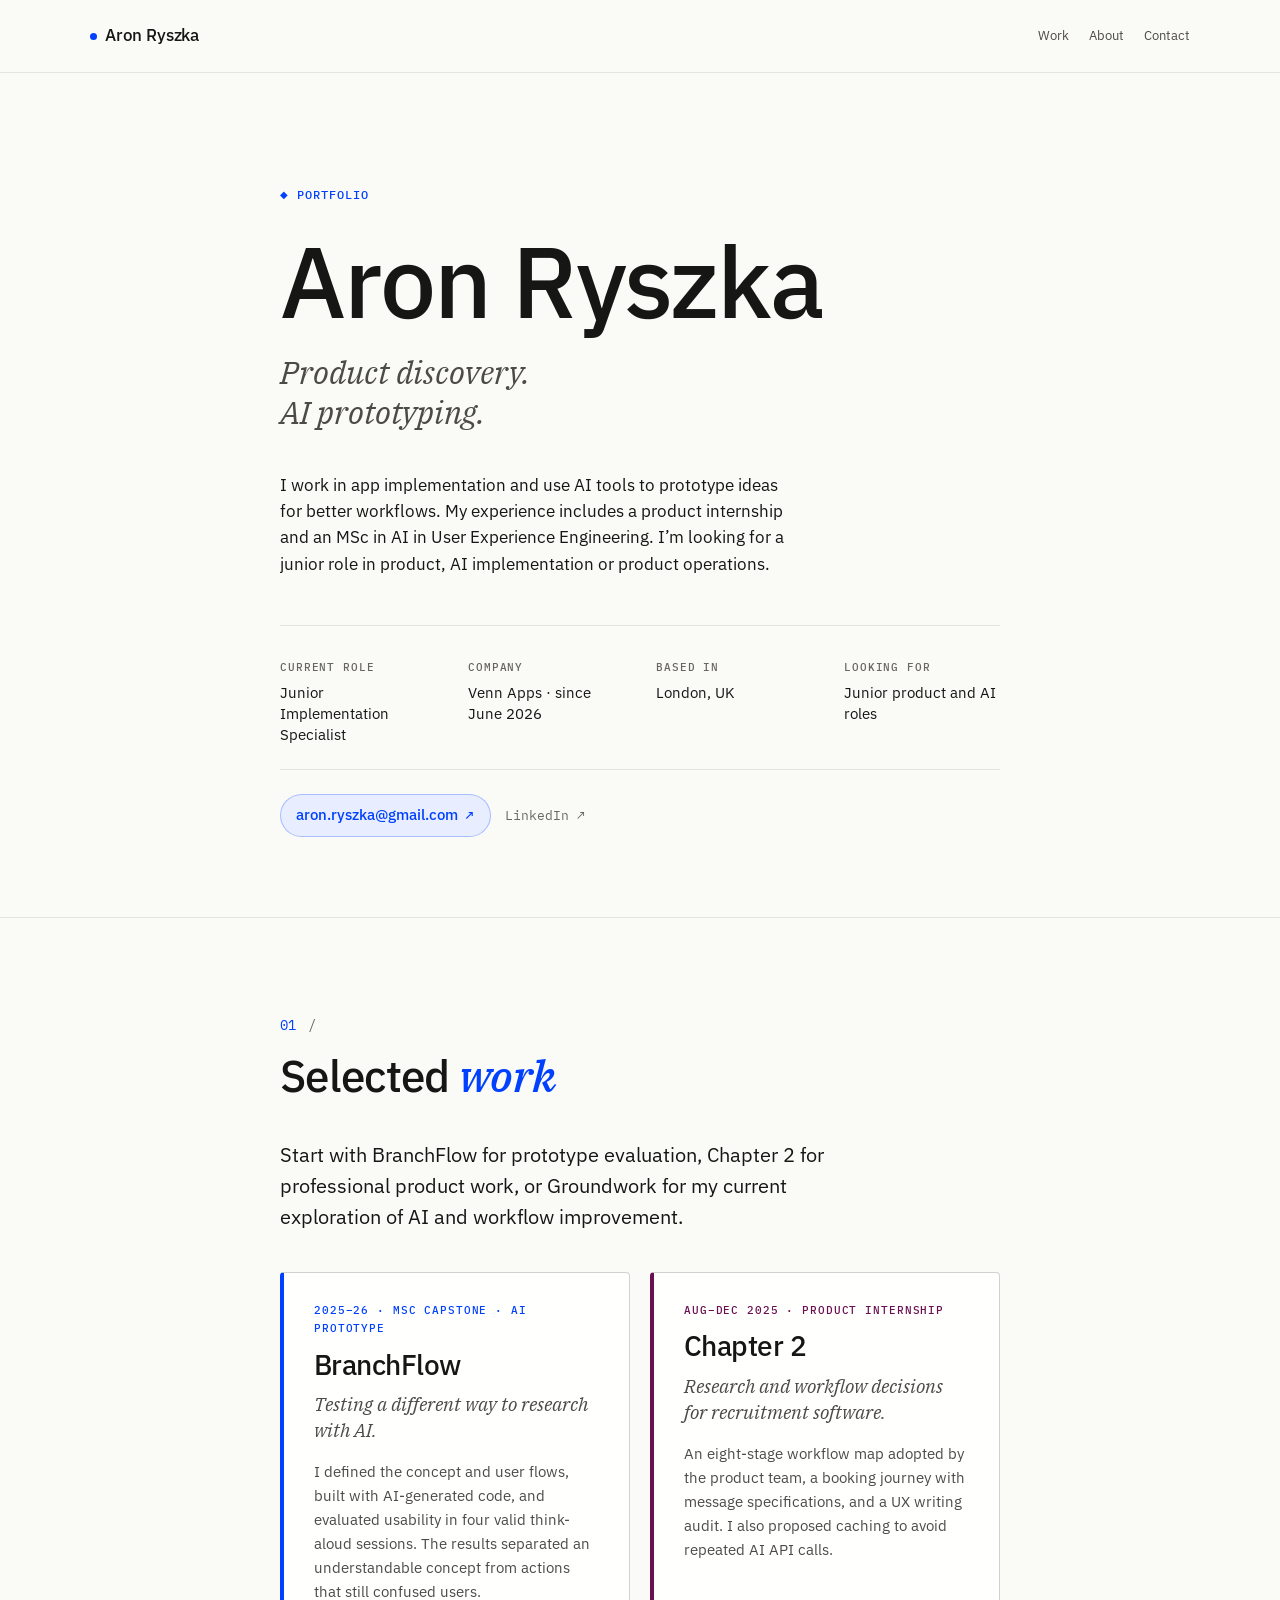
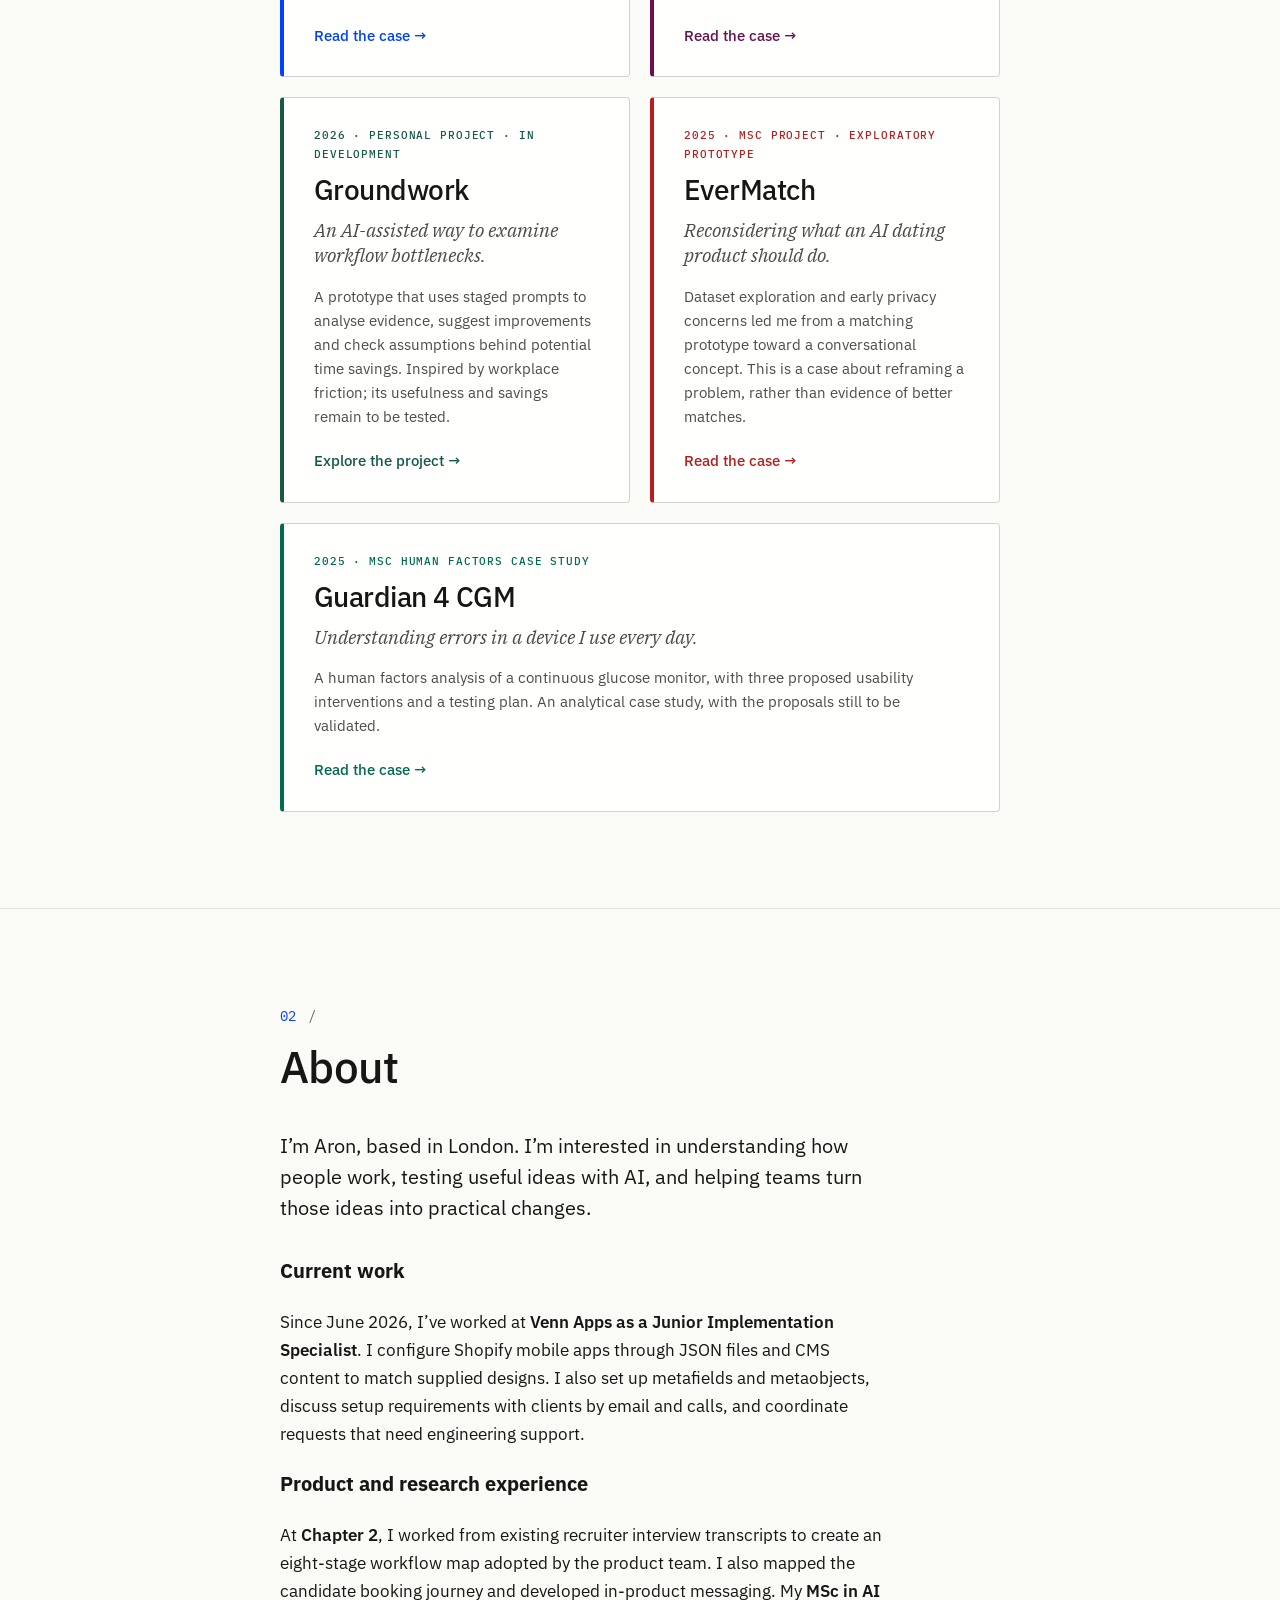
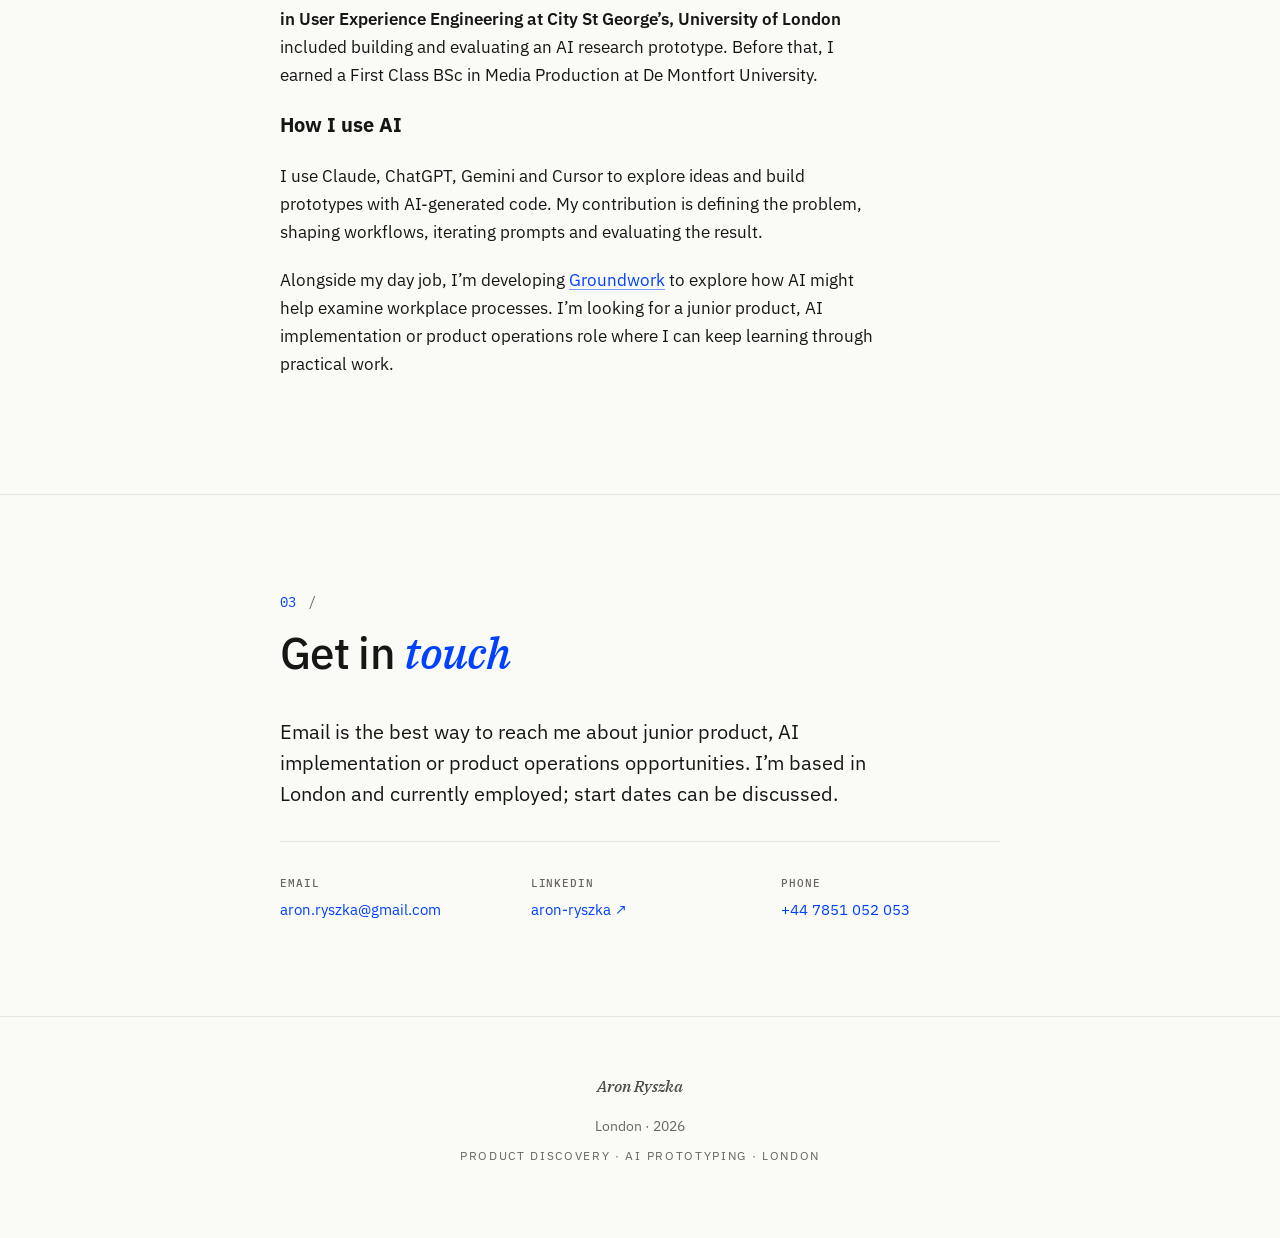
<file: index.html>
<!DOCTYPE html>
<html lang="en">
<head>
<meta charset="UTF-8">
<meta name="viewport" content="width=device-width, initial-scale=1.0">
<title>Aron Ryszka — Product discovery and AI prototyping</title>
<meta name="description" content="Product discovery, AI prototypes and workflow improvement by Aron Ryszka. App implementation at Venn Apps, a product internship and an MSc in AI in User Experience Engineering. London.">
<link rel="preconnect" href="https://fonts.googleapis.com">
<link rel="preconnect" href="https://fonts.gstatic.com" crossorigin>
<link href="https://fonts.googleapis.com/css2?family=IBM+Plex+Sans:wght@300;400;500;600&family=IBM+Plex+Serif:ital,wght@0,400;0,500;1,400;1,500&family=IBM+Plex+Mono:wght@400;500;600&display=swap" rel="stylesheet">
<style>
  :root {
    --bg: #FAFAF7;
    --paper: #FFFFFE;
    --paper-alt: #EFEEE9;
    --border: #D4D2CC;
    --border-soft: #E5E3DE;
    --ink: #161614;
    --ink-soft: #4D4B47;
    --ink-mute: #8B8884;
    --accent: #0040FF;
    --accent-soft: #E8EEFF;
    --accent-deep: #0030B8;
    --commit: #2D5A3E;
    --commit-soft: #E8F0EA;
    --stale: #A67100;
    --stale-soft: #F8EFD8;
    --danger: #9E2A24;
    --danger-soft: #F8E8E7;
    --theory: #7B5EA7;
    --regulation: #4A6FA5;
    --research: #2A7F6F;

    --sans:  'IBM Plex Sans', 'Inter', system-ui, sans-serif;
    --serif: 'IBM Plex Serif', Georgia, serif;
    --mono:  'IBM Plex Mono', 'JetBrains Mono', 'SF Mono', Menlo, monospace;

    --container: min(720px, calc(100% - 3rem));
    --container-wide: min(940px, calc(100% - 3rem));
    --container-full: min(1100px, calc(100% - 3rem));
  }

  * { box-sizing: border-box; }
  html { scroll-behavior: smooth; }
  body {
    margin: 0;
    background: var(--bg);
    color: var(--ink);
    font-family: var(--sans);
    font-size: 17px;
    line-height: 1.65;
    -webkit-font-smoothing: antialiased;
    -moz-osx-font-smoothing: grayscale;
    text-rendering: optimizeLegibility;
  }

  /* ── Reusable layout ─────────────────────────────────────────── */
  .container { width: var(--container); margin-inline: auto; }
  .container-wide { width: var(--container-wide); margin-inline: auto; }
  .container-full { width: var(--container-full); margin-inline: auto; }

  /* ── Top nav ─────────────────────────────────────────────────── */
  .topnav {
    position: sticky; top: 0; z-index: 50;
    background: color-mix(in srgb, var(--bg) 88%, transparent);
    backdrop-filter: saturate(120%) blur(8px);
    -webkit-backdrop-filter: saturate(120%) blur(8px);
    border-bottom: 1px solid var(--border-soft);
  }
  .topnav-inner {
    display: flex; align-items: center; justify-content: space-between;
    width: var(--container-full); margin-inline: auto;
    padding: 0.875rem 0;
  }
  .topnav-mark {
    font-family: var(--sans); font-weight: 500;
    font-size: 1.0625rem; letter-spacing: -0.01em;
    color: var(--ink);
    text-decoration: none;
    display: inline-flex; align-items: center; gap: 0.5rem;
  }
  .topnav-mark::before {
    content: ""; width: 7px; height: 7px; border-radius: 50%;
    background: var(--accent);
  }
  .topnav-links {
    display: none;
    gap: 1.75rem;
    font-size: 0.8125rem;
    color: var(--ink-soft);
  }
  .topnav-links a {
    color: inherit; text-decoration: none;
    transition: color 150ms ease;
  }
  .topnav-links a:hover { color: var(--accent); }
  @media (min-width: 760px) {
    .topnav-links { display: flex; }
  }

  /* ── Hero ────────────────────────────────────────────────────── */
  .hero {
    padding: 4rem 0 3.5rem;
    border-bottom: 1px solid var(--border-soft);
  }
  @media (min-width: 760px) {
    .hero { padding: 7rem 0 5rem; }
  }
  .eyebrow {
    font-family: var(--mono);
    font-size: 0.75rem;
    text-transform: uppercase;
    letter-spacing: 0.08em;
    color: var(--accent);
    margin: 0 0 1.75rem;
    font-weight: 500;
  }
  .eyebrow::before {
    content: "◆";
    margin-right: 0.5rem;
    font-size: 0.625rem;
    vertical-align: 0.1em;
    color: var(--accent);
  }
  h1.title {
    font-family: var(--sans);
    font-weight: 500;
    font-size: clamp(3.25rem, 9vw, 6.25rem);
    line-height: 0.95;
    letter-spacing: -0.02em;
    margin: 0 0 1.5rem;
    color: var(--ink);
  }
  .dek {
    font-family: var(--serif);
    font-style: italic;
    font-weight: 400;
    font-size: clamp(1.375rem, 3vw, 2rem);
    line-height: 1.25;
    color: var(--ink-soft);
    margin: 0 0 2.5rem;
    max-width: 32ch;
  }
  .lede {
    font-family: var(--sans);
    font-weight: 400;
    font-size: clamp(1.0625rem, 1.3vw, 1.1875rem);
    line-height: 1.55;
    color: var(--ink);
    margin: 0 0 3rem;
    max-width: 52ch;
  }
  .meta {
    display: grid;
    grid-template-columns: repeat(2, 1fr);
    gap: 1.25rem 2rem;
    margin: 0;
    padding-top: 2rem;
    border-top: 1px solid var(--border-soft);
  }
  @media (min-width: 640px) {
    .meta { grid-template-columns: repeat(4, 1fr); }
  }
  .meta > div { margin: 0; }
  .meta dt {
    font-family: var(--mono);
    font-size: 0.6875rem;
    text-transform: uppercase;
    letter-spacing: 0.08em;
    color: var(--ink-mute);
    margin-bottom: 0.375rem;
    font-weight: 500;
  }
  .meta dd {
    margin: 0;
    font-size: 0.9375rem;
    color: var(--ink);
    line-height: 1.4;
  }

  /* ── Sections ────────────────────────────────────────────────── */
  section {
    padding: 4rem 0;
    border-bottom: 1px solid var(--border-soft);
  }
  @media (min-width: 760px) {
    section { padding: 6rem 0; }
  }

  .section-head { margin-bottom: 2.5rem; }
  .section-num {
    font-family: var(--mono);
    font-weight: 400;
    font-size: 0.875rem;
    letter-spacing: 0;
    color: var(--accent);
    margin: 0 0 1rem;
  }
  .section-num::after {
    content: " /";
    color: var(--ink-mute);
    margin-left: 0.25rem;
  }
  h2.section-title {
    font-family: var(--sans);
    font-weight: 500;
    font-size: clamp(1.875rem, 4vw, 2.75rem);
    line-height: 1.05;
    letter-spacing: -0.015em;
    margin: 0;
    color: var(--ink);
    max-width: 22ch;
  }
  h2.section-title em {
    font-family: var(--serif);
    font-style: italic;
    color: var(--accent);
    font-weight: 500;
  }

  /* ── Body prose ──────────────────────────────────────────────── */
  .prose { max-width: 38rem; }
  .prose p {
    margin: 0 0 1.25rem;
    color: var(--ink);
  }
  .prose p.lead {
    font-family: var(--sans);
    font-size: 1.25rem;
    line-height: 1.55;
    color: var(--ink);
    margin-bottom: 2rem;
    max-width: 30em;
  }
  .prose strong {
    font-weight: 600;
    color: var(--ink);
  }
  .prose em {
    font-family: var(--serif);
    font-style: italic;
    font-weight: 400;
  }
  .prose a {
    color: var(--accent);
    text-decoration: underline;
    text-decoration-thickness: 1px;
    text-underline-offset: 3px;
    text-decoration-color: color-mix(in srgb, var(--accent) 50%, transparent);
    transition: text-decoration-color 150ms ease;
  }
  .prose a:hover {
    text-decoration-color: var(--accent);
  }
  .prose code {
    font-family: var(--mono);
    font-size: 0.875em;
    background: var(--paper);
    padding: 0.125em 0.4em;
    border-radius: 3px;
    border: 1px solid var(--border);
    color: var(--ink);
  }
  .cite {
    color: var(--ink-mute);
    font-size: 0.9em;
  }

  /* ── Failure modes list ──────────────────────────────────────── */
  .failures {
    list-style: none;
    margin: 0 0 2rem;
    padding: 0;
    counter-reset: failure;
    max-width: 38rem;
  }
  .failures li {
    counter-increment: failure;
    position: relative;
    padding: 1.25rem 0 1.25rem 3.25rem;
    border-top: 1px solid var(--border-soft);
  }
  .failures li:last-child { border-bottom: 1px solid var(--border-soft); }
  .failures li::before {
    content: counter(failure, decimal-leading-zero);
    position: absolute;
    left: 0; top: 1.3rem;
    font-family: var(--mono);
    font-weight: 400;
    font-size: 0.8125rem;
    color: var(--accent);
    letter-spacing: 0.04em;
  }
  .failures strong {
    display: block;
    font-family: var(--sans);
    font-size: 1.0625rem;
    font-weight: 500;
    margin-bottom: 0.25rem;
    color: var(--ink);
  }
  .failures span {
    font-size: 0.9375rem;
    color: var(--ink-soft);
    line-height: 1.55;
  }

  /* ── Propositions grid ───────────────────────────────────────── */
  .props {
    display: grid;
    grid-template-columns: 1fr;
    gap: 1px;
    background: var(--border-soft);
    border: 1px solid var(--border-soft);
    border-radius: 4px;
    overflow: hidden;
    margin: 0;
  }
  @media (min-width: 640px) {
    .props { grid-template-columns: 1fr 1fr; }
  }
  .props > article {
    background: var(--paper);
    padding: 1.75rem 1.75rem 1.875rem;
    position: relative;
  }
  .props .prop-num {
    font-family: var(--serif);
    font-style: italic;
    font-weight: 400;
    font-size: 1.25rem;
    color: var(--accent);
    margin-bottom: 0.75rem;
  }
  .props h3 {
    font-family: var(--sans);
    font-weight: 500;
    font-size: 1.1875rem;
    line-height: 1.25;
    margin: 0 0 0.75rem;
    color: var(--ink);
    letter-spacing: -0.005em;
  }
  .props p {
    margin: 0;
    font-size: 0.9375rem;
    line-height: 1.55;
    color: var(--ink-soft);
  }

  /* ── Live demo link in hero ──────────────────────────────────── */
  .live-link {
    margin: 1.5rem 0 0;
    padding-top: 1.5rem;
    border-top: 1px solid var(--border-soft);
    display: flex;
    align-items: baseline;
    gap: 0.875rem;
    flex-wrap: wrap;
  }
  .live-link a {
    display: inline-flex;
    align-items: center;
    gap: 0.4rem;
    font-family: var(--sans);
    font-size: 0.9375rem;
    font-weight: 500;
    color: var(--accent);
    text-decoration: none;
    padding: 0.5rem 0.9375rem;
    background: var(--accent-soft);
    border: 1px solid color-mix(in srgb, var(--accent) 28%, transparent);
    border-radius: 99px;
    transition: all 180ms ease;
  }
  .live-link a:hover {
    background: var(--accent);
    color: var(--paper);
    border-color: var(--accent);
  }
  .live-link a span { font-size: 0.875em; }
  .live-link-url {
    font-family: var(--mono);
    font-size: 0.8125rem;
    color: var(--ink-mute);
    letter-spacing: -0.005em;
  }

  /* ── Live preview (browser frame) ────────────────────────────── */
  .live-preview { margin: 2.5rem 0 1.5rem; }
  .browser-frame {
    width: 100%;
    max-width: 920px;
    margin: 0 auto;
    background: var(--paper);
    border: 1px solid var(--border);
    border-radius: 10px;
    box-shadow: 0 16px 40px -16px rgba(44, 36, 22, 0.18),
                0 2px 6px rgba(44, 36, 22, 0.05);
    overflow: hidden;
  }
  .browser-bar {
    display: flex;
    align-items: center;
    gap: 0.875rem;
    padding: 0.625rem 0.875rem;
    background: var(--paper-alt);
    border-bottom: 1px solid var(--border-soft);
    font-size: 0.8125rem;
  }
  .browser-dots { display: inline-flex; gap: 0.375rem; flex-shrink: 0; }
  .browser-dots i {
    width: 10px; height: 10px;
    border-radius: 50%;
    background: var(--border);
    display: block;
  }
  .browser-url {
    flex: 1;
    min-width: 0;
    font-family: var(--mono);
    font-size: 0.78125rem;
    color: var(--ink-soft);
    background: var(--paper);
    border: 1px solid var(--border);
    padding: 0.3125rem 0.75rem;
    border-radius: 99px;
    overflow: hidden;
    text-overflow: ellipsis;
    white-space: nowrap;
    text-align: center;
    letter-spacing: -0.005em;
  }
  .browser-url-protocol { color: var(--ink-mute); }
  .browser-open {
    flex-shrink: 0;
    font-family: var(--sans);
    font-size: 0.8125rem;
    font-weight: 500;
    color: var(--accent);
    text-decoration: none;
    padding: 0.3125rem 0.625rem;
    border-radius: 4px;
    transition: background 150ms ease;
    white-space: nowrap;
  }
  .browser-open:hover { background: var(--accent-soft); }
  @media (max-width: 540px) {
    .browser-open { font-size: 0; padding: 0.3125rem; }
    .browser-open span { font-size: 0.875rem; }
  }
  .browser-viewport {
    position: relative;
    aspect-ratio: 1.9;
    background: var(--paper-alt);
    overflow: hidden;
  }
  .browser-viewport-link {
    position: absolute;
    inset: 0;
    display: block;
    cursor: pointer;
    text-decoration: none;
  }
  .browser-fallback {
    position: absolute;
    inset: 0;
    width: 100%;
    height: 100%;
    object-fit: cover;
    object-position: top center;
    display: block;
    transition: transform 600ms cubic-bezier(0.2, 0.6, 0.2, 1);
    /* Defensive: if the image ever fails to load, hide the alt
       text bloat and let the link container show its hover CTA. */
    color: transparent;
    font-size: 0;
    text-indent: -9999px;
    background: var(--paper-alt);
  }
  .browser-viewport-link:hover .browser-fallback {
    transform: scale(1.015);
  }
  .browser-viewport-link::after {
    content: "Open ↗";
    position: absolute;
    bottom: 1rem;
    right: 1rem;
    background: var(--ink);
    color: var(--paper);
    font-family: var(--sans);
    font-size: 0.8125rem;
    font-weight: 500;
    padding: 0.5rem 0.875rem;
    border-radius: 99px;
    opacity: 0;
    transform: translateY(4px);
    transition: opacity 200ms ease, transform 200ms ease;
    pointer-events: none;
    box-shadow: 0 4px 12px rgba(44, 36, 22, 0.2);
  }
  .browser-viewport-link:hover::after,
  .browser-viewport-link:focus-visible::after {
    opacity: 1;
    transform: translateY(0);
  }

  /* ── Workspace figure ────────────────────────────────────────── */
  .figure {
    margin: 2.5rem 0 1.5rem;
    text-align: center;
  }
  .figure svg {
    width: 100%;
    height: auto;
    max-width: 880px;
    display: block;
    margin: 0 auto;
    background: var(--paper);
    border: 1px solid var(--border);
    border-radius: 6px;
  }
  .figure figcaption {
    font-family: var(--serif);
    font-style: italic;
    font-size: 0.875rem;
    color: var(--ink-mute);
    margin-top: 1rem;
    max-width: 42rem;
    margin-inline: auto;
    line-height: 1.5;
  }

  /* ── Commitment callouts ─────────────────────────────────────── */
  .commitments {
    display: grid;
    grid-template-columns: 1fr;
    gap: 1.25rem;
    margin-top: 2.5rem;
  }
  @media (min-width: 760px) {
    .commitments { grid-template-columns: 1fr 1fr; }
  }
  .commitment {
    background: var(--paper);
    border: 1px solid var(--border);
    border-left: 3px solid var(--commit);
    padding: 1.75rem 1.875rem;
    border-radius: 4px;
  }
  .commitment-label {
    font-family: var(--mono);
    font-size: 0.6875rem;
    text-transform: uppercase;
    letter-spacing: 0.08em;
    color: var(--commit);
    margin-bottom: 0.625rem;
    font-weight: 500;
  }
  .commitment h3 {
    font-family: var(--sans);
    font-weight: 500;
    font-size: 1.25rem;
    line-height: 1.25;
    margin: 0 0 1rem;
    color: var(--ink);
  }
  .commitment p {
    font-size: 0.9375rem;
    line-height: 1.6;
    color: var(--ink-soft);
    margin: 0;
  }
  .commitment p + p { margin-top: 0.75rem; }

  /* ── Hero stat (testing wins) ────────────────────────────────── */
  .hero-stat {
    margin: 2.5rem 0 3rem;
    padding: 2.5rem 2rem;
    background: var(--paper);
    border: 1px solid var(--border);
    border-radius: 6px;
    text-align: center;
    position: relative;
  }
  .hero-stat::before, .hero-stat::after {
    content: "";
    position: absolute;
    width: 32px; height: 1px;
    background: var(--accent);
    top: 50%;
  }
  .hero-stat::before { left: -1px; }
  .hero-stat::after  { right: -1px; }
  .hero-stat .stat-num {
    font-family: var(--mono);
    font-weight: 500;
    font-size: clamp(3.5rem, 8vw, 5rem);
    line-height: 1;
    color: var(--accent);
    margin: 0 0 0.75rem;
    letter-spacing: -0.04em;
    font-variant-numeric: tabular-nums;
  }
  .hero-stat .stat-num span {
    font-size: 0.5em;
    color: var(--ink-mute);
    font-style: italic;
    vertical-align: 0.3em;
    margin: 0 0.15em;
  }
  .hero-stat .stat-label {
    font-family: var(--serif);
    font-style: italic;
    font-weight: 500;
    font-size: 1.125rem;
    color: var(--ink);
    max-width: 28rem;
    margin: 0 auto;
    line-height: 1.4;
  }

  /* ── Themes ──────────────────────────────────────────────────── */
  .themes { display: grid; gap: 2.5rem; margin-top: 1rem; }
  .theme {
    max-width: 38rem;
  }
  .theme-head {
    display: flex;
    align-items: baseline;
    gap: 0.75rem;
    flex-wrap: wrap;
    margin-bottom: 0.875rem;
  }
  .theme h3 {
    font-family: var(--sans);
    font-weight: 500;
    font-size: 1.375rem;
    line-height: 1.25;
    margin: 0;
    color: var(--ink);
    letter-spacing: -0.01em;
  }
  .severity {
    display: inline-block;
    font-family: var(--mono);
    font-size: 0.6875rem;
    text-transform: uppercase;
    letter-spacing: 0.1em;
    padding: 0.25rem 0.625rem;
    border-radius: 99px;
    font-weight: 500;
    line-height: 1;
  }
  .severity.major    { background: var(--stale-soft);   color: var(--stale); }
  .severity.critical { background: var(--danger-soft);  color: var(--danger); }
  .severity.moderate { background: var(--paper-alt);    color: var(--ink-soft); }
  .severity.win      { background: var(--commit-soft);  color: var(--commit); }
  .theme p {
    margin: 0 0 1rem;
    color: var(--ink);
    line-height: 1.65;
  }

  /* ── Pull quotes ─────────────────────────────────────────────── */
  blockquote.quote {
    margin: 1.5rem 0;
    padding: 0 0 0 1.25rem;
    border-left: 2px solid var(--accent);
    font-family: var(--serif);
    font-style: italic;
    font-weight: 500;
    font-size: 1.0625rem;
    line-height: 1.5;
    color: var(--ink);
    max-width: 36em;
  }
  blockquote.quote cite {
    display: block;
    margin-top: 0.5rem;
    font-family: var(--mono);
    font-style: normal;
    font-size: 0.75rem;
    text-transform: uppercase;
    letter-spacing: 0.08em;
    color: var(--ink-mute);
    font-weight: 500;
  }

  /* ── Implications list ───────────────────────────────────────── */
  .impl {
    list-style: none;
    margin: 1rem 0 0;
    padding: 0;
    counter-reset: imp;
    max-width: 38rem;
  }
  .impl li {
    counter-increment: imp;
    position: relative;
    padding: 1.5rem 0 1.5rem 3.5rem;
    border-top: 1px solid var(--border-soft);
  }
  .impl li:last-child { border-bottom: 1px solid var(--border-soft); }
  .impl li::before {
    content: counter(imp, decimal-leading-zero);
    position: absolute;
    left: 0; top: 1.6rem;
    font-family: var(--mono);
    font-weight: 400;
    font-size: 0.875rem;
    color: var(--accent);
  }
  .impl strong {
    display: block;
    font-family: var(--sans);
    font-weight: 500;
    font-size: 1.125rem;
    margin-bottom: 0.375rem;
    color: var(--ink);
    line-height: 1.3;
  }
  .impl span {
    font-size: 0.9375rem;
    line-height: 1.6;
    color: var(--ink-soft);
  }

  /* ── Footer ──────────────────────────────────────────────────── */
  footer {
    padding: 3.5rem 0 4rem;
    color: var(--ink-mute);
    text-align: center;
  }
  footer p {
    margin: 0 0 0.5rem;
    font-size: 0.875rem;
  }
  footer p.mark {
    font-family: var(--serif);
    font-style: italic;
    font-weight: 500;
    font-size: 1rem;
    color: var(--ink-soft);
    margin-bottom: 1rem;
  }
  footer .colophon {
    font-size: 0.75rem;
    text-transform: uppercase;
    letter-spacing: 0.14em;
    color: var(--ink-mute);
  }

  /* ── Subtle reveal on load ───────────────────────────────────── */
  @media (prefers-reduced-motion: no-preference) {
    .hero > * {
      opacity: 0;
      transform: translateY(8px);
      animation: rise 700ms cubic-bezier(0.2, 0.6, 0.2, 1) forwards;
    }
    .hero .eyebrow { animation-delay: 80ms; }
    .hero .title   { animation-delay: 160ms; }
    .hero .dek     { animation-delay: 260ms; }
    .hero .lede    { animation-delay: 340ms; }
    .hero .meta    { animation-delay: 420ms; }
    @keyframes rise {
      to { opacity: 1; transform: translateY(0); }
    }
  }

  /* ── Focus state ─────────────────────────────────────────────── */
  a:focus-visible {
    outline: 2px solid var(--accent);
    outline-offset: 3px;
    border-radius: 2px;
  }

  /* ── Tiny helpers ────────────────────────────────────────────── */
  .small-cap {
    font-size: 0.6875rem;
    text-transform: uppercase;
    letter-spacing: 0.14em;
    font-weight: 500;
    color: var(--ink-mute);
  }


  /* ── Project tiles (index only) ──────────────────────────────── */
  .tiles {
    display: grid;
    grid-template-columns: 1fr;
    gap: 1.25rem;
    margin-top: 2.5rem;
  }
  @media (min-width: 760px) {
    .tiles { grid-template-columns: 1fr 1fr; }
  }
  .tile {
    display: flex;
    flex-direction: column;
    background: var(--paper);
    border: 1px solid var(--border);
    border-left: 4px solid var(--tile-accent);
    border-radius: 4px;
    padding: 1.75rem 1.875rem;
    text-decoration: none;
    color: inherit;
  }
  @media (prefers-reduced-motion: no-preference) {
    .tile { transition: transform 180ms ease, border-left-width 180ms ease; }
  }
  .tile:hover {
    transform: translateY(-2px);
    border-left-width: 5px;
  }
  .tile-eyebrow {
    font-family: var(--mono);
    font-size: 0.6875rem;
    text-transform: uppercase;
    letter-spacing: 0.08em;
    color: var(--tile-accent);
    font-weight: 500;
    margin: 0 0 0.75rem;
  }
  .tile h3 {
    font-family: var(--sans);
    font-weight: 500;
    font-size: 1.75rem;
    line-height: 1.1;
    letter-spacing: -0.02em;
    margin: 0 0 0.75rem;
    color: var(--ink);
  }
  .tile-pitch {
    font-family: var(--serif);
    font-style: italic;
    font-weight: 400;
    font-size: 1.1875rem;
    line-height: 1.35;
    color: var(--ink-soft);
    margin: 0 0 1rem;
  }
  .tile-body {
    font-size: 0.9375rem;
    line-height: 1.6;
    color: var(--ink-soft);
    margin: 0 0 1.25rem;
  }
  .tile-link {
    margin-top: auto;
    font-family: var(--sans);
    font-size: 0.9375rem;
    font-weight: 500;
    color: var(--tile-accent);
  }
  .tile:hover .tile-link {
    text-decoration: underline;
    text-underline-offset: 3px;
  }
  .tile:focus-visible {
    outline: 2px solid var(--tile-accent);
    outline-offset: 3px;
    border-radius: 4px;
  }

  /* LinkedIn rendered as url-style link, not a pill */
  .live-link a.live-link-url {
    background: none;
    border: none;
    padding: 0;
    border-radius: 0;
    font-family: var(--mono);
    font-size: 0.8125rem;
    font-weight: 400;
    color: var(--ink-mute);
    letter-spacing: -0.005em;
  }
  .live-link a.live-link-url:hover {
    background: none;
    color: var(--accent);
    border: none;
  }

  /* Links inside the contact meta strip */
  .meta dd a {
    color: var(--accent);
    text-decoration: none;
    transition: color 150ms ease;
  }
  .meta dd a:hover { color: var(--accent-deep); text-decoration: underline; text-underline-offset: 3px; }

  /* Contact strip: 1 col on mobile, 3 on desktop */
  .meta.meta-3 { grid-template-columns: 1fr; }
  @media (min-width: 640px) {
    .meta.meta-3 { grid-template-columns: repeat(3, 1fr); }
  }
</style>
<link rel="stylesheet" href="assets/portfolio-updates.css">
</head>
<body>
<a class="skip-link" href="#main-content">Skip to content</a>

<nav class="topnav" aria-label="Page navigation">
  <div class="topnav-inner">
    <a href="#top" class="topnav-mark">Aron Ryszka</a>
    <div class="topnav-links">
      <a href="#work">Work</a>
      <a href="#about">About</a>
      <a href="#contact">Contact</a>
    </div>
  </div>
</nav>

<main id="main-content" tabindex="-1">
<span id="top" aria-hidden="true"></span>

  <!-- ─── Hero ──────────────────────────────────────────────────── -->
  <header class="hero">
    <div class="container">
      <p class="eyebrow">Portfolio</p>
      <h1 class="title">Aron Ryszka</h1>
      <p class="dek">Product discovery.<br>AI prototyping.</p>
      <p class="lede">
        I work in app implementation and use AI tools to prototype ideas for better workflows. My experience includes a product internship and an MSc in AI in User Experience Engineering. I’m looking for a junior role in product, AI implementation or product operations.
      </p>
      <dl class="meta">
        <div>
          <dt>Current role</dt>
          <dd>Junior Implementation Specialist</dd>
        </div>
        <div>
          <dt>Company</dt>
          <dd>Venn Apps · since June 2026</dd>
        </div>
        <div>
          <dt>Based in</dt>
          <dd>London, UK</dd>
        </div>
        <div>
          <dt>Looking for</dt>
          <dd>Junior product and AI roles</dd>
        </div>
      </dl>
      <p class="live-link">
        <a href="mailto:aron.ryszka@gmail.com">
          aron.ryszka@gmail.com
          <span aria-hidden="true">↗</span>
        </a>
        <a class="live-link-url" href="https://www.linkedin.com/in/aron-ryszka/" target="_blank" rel="noopener noreferrer">LinkedIn ↗</a>
      </p>
    </div>
  </header>

  <!-- ─── 1. Selected work ──────────────────────────────────────── -->
  <section id="work">
    <div class="container">
      <div class="section-head">
        <p class="section-num">01</p>
        <h2 class="section-title">Selected <em>work</em></h2>
      </div>

      <div class="prose">
        <p class="lead">
          Start with BranchFlow for prototype evaluation, Chapter 2 for professional product work, or Groundwork for my current exploration of AI and workflow improvement.
        </p>
      </div>

      <div class="tiles">
        <a class="tile" style="--tile-accent:#0040FF;" href="branchflow.html" aria-label="Read the BranchFlow case study">
          <p class="tile-eyebrow">2025–26 · MSc capstone · AI prototype</p>
          <h3>BranchFlow</h3>
          <p class="tile-pitch">Testing a different way to research with AI.</p>
          <p class="tile-body">I defined the concept and user flows, built with AI-generated code, and evaluated usability in four valid think-aloud sessions. The results separated an understandable concept from actions that still confused users.</p>
          <span class="tile-link">Read the case →</span>
        </a>
        <a class="tile" style="--tile-accent:#6B0F4F;" href="chapter-2.html" aria-label="Read the Chapter 2 internship case study">
          <p class="tile-eyebrow">Aug–Dec 2025 · Product internship</p>
          <h3>Chapter 2</h3>
          <p class="tile-pitch">Research and workflow decisions for recruitment software.</p>
          <p class="tile-body">An eight-stage workflow map adopted by the product team, a booking journey with message specifications, and a UX writing audit. I also proposed caching to avoid repeated AI API calls.</p>
          <span class="tile-link">Read the case →</span>
        </a>
        <a class="tile" style="--tile-accent:#145A46;" href="groundwork.html" aria-label="Read about the Groundwork prototype">
          <p class="tile-eyebrow">2026 · Personal project · In development</p>
          <h3>Groundwork</h3>
          <p class="tile-pitch">An AI-assisted way to examine workflow bottlenecks.</p>
          <p class="tile-body">A prototype that uses staged prompts to analyse evidence, suggest improvements and check assumptions behind potential time savings. Inspired by workplace friction; its usefulness and savings remain to be tested.</p>
          <span class="tile-link">Explore the project →</span>
        </a>
        <a class="tile" style="--tile-accent:#B91C1C;" href="evermatch.html" aria-label="Read the EverMatch case study">
          <p class="tile-eyebrow">2025 · MSc project · Exploratory prototype</p>
          <h3>EverMatch</h3>
          <p class="tile-pitch">Reconsidering what an AI dating product should do.</p>
          <p class="tile-body">Dataset exploration and early privacy concerns led me from a matching prototype toward a conversational concept. This is a case about reframing a problem, rather than evidence of better matches.</p>
          <span class="tile-link">Read the case →</span>
        </a>
        <a class="tile tile-secondary" style="--tile-accent:#006B4F;" href="guardian-4.html" aria-label="Read the Guardian 4 CGM case study">
          <p class="tile-eyebrow">2025 · MSc human factors case study</p>
          <h3>Guardian 4 CGM</h3>
          <p class="tile-pitch">Understanding errors in a device I use every day.</p>
          <p class="tile-body">A human factors analysis of a continuous glucose monitor, with three proposed usability interventions and a testing plan. An analytical case study, with the proposals still to be validated.</p>
          <span class="tile-link">Read the case →</span>
        </a>
      </div>
    </div>
  </section>

  <!-- ─── 2. About ──────────────────────────────────────────────── -->
  <section id="about">
    <div class="container">
      <div class="section-head">
        <p class="section-num">02</p>
        <h2 class="section-title">About</h2>
      </div>

      <div class="prose">
        <p class="lead">I’m Aron, based in London. I’m interested in understanding how people work, testing useful ideas with AI, and helping teams turn those ideas into practical changes.</p>
        <h3>Current work</h3>
        <p>Since June 2026, I’ve worked at <strong>Venn Apps as a Junior Implementation Specialist</strong>. I configure Shopify mobile apps through JSON files and CMS content to match supplied designs. I also set up metafields and metaobjects, discuss setup requirements with clients by email and calls, and coordinate requests that need engineering support.</p>
        <h3>Product and research experience</h3>
        <p>At <strong>Chapter 2</strong>, I worked from existing recruiter interview transcripts to create an eight-stage workflow map adopted by the product team. I also mapped the candidate booking journey and developed in-product messaging. My <strong>MSc in AI in User Experience Engineering at City St George’s, University of London</strong> included building and evaluating an AI research prototype. Before that, I earned a First Class BSc in Media Production at De Montfort University.</p>
        <h3>How I use AI</h3>
        <p>I use Claude, ChatGPT, Gemini and Cursor to explore ideas and build prototypes with AI-generated code. My contribution is defining the problem, shaping workflows, iterating prompts and evaluating the result.</p>
        <p>Alongside my day job, I’m developing <a href="groundwork.html">Groundwork</a> to explore how AI might help examine workplace processes. I’m looking for a junior product, AI implementation or product operations role where I can keep learning through practical work.</p>
      </div>
    </div>
  </section>

  <!-- ─── 3. Contact ────────────────────────────────────────────── -->
  <section id="contact">
    <div class="container">
      <div class="section-head">
        <p class="section-num">03</p>
        <h2 class="section-title">Get in <em>touch</em></h2>
      </div>

      <div class="prose">
        <p class="lead">
          Email is the best way to reach me about junior product, AI implementation or product operations opportunities. I’m based in London and currently employed; start dates can be discussed.
        </p>
      </div>

      <dl class="meta meta-3">
        <div>
          <dt>Email</dt>
          <dd><a href="mailto:aron.ryszka@gmail.com">aron.ryszka@gmail.com</a></dd>
        </div>
        <div>
          <dt>LinkedIn</dt>
          <dd><a href="https://www.linkedin.com/in/aron-ryszka/" target="_blank" rel="noopener noreferrer">aron-ryszka ↗</a></dd>
        </div>
        <div>
          <dt>Phone</dt>
          <dd><a href="tel:+447851052053">+44 7851 052 053</a></dd>
        </div>
      </dl>
    </div>
  </section>

</main>

<footer>
  <p class="mark">Aron Ryszka</p>
  <p>London · 2026</p>
  <p class="colophon">Product discovery · AI prototyping · London</p>
</footer>

</body>
</html>
</file>
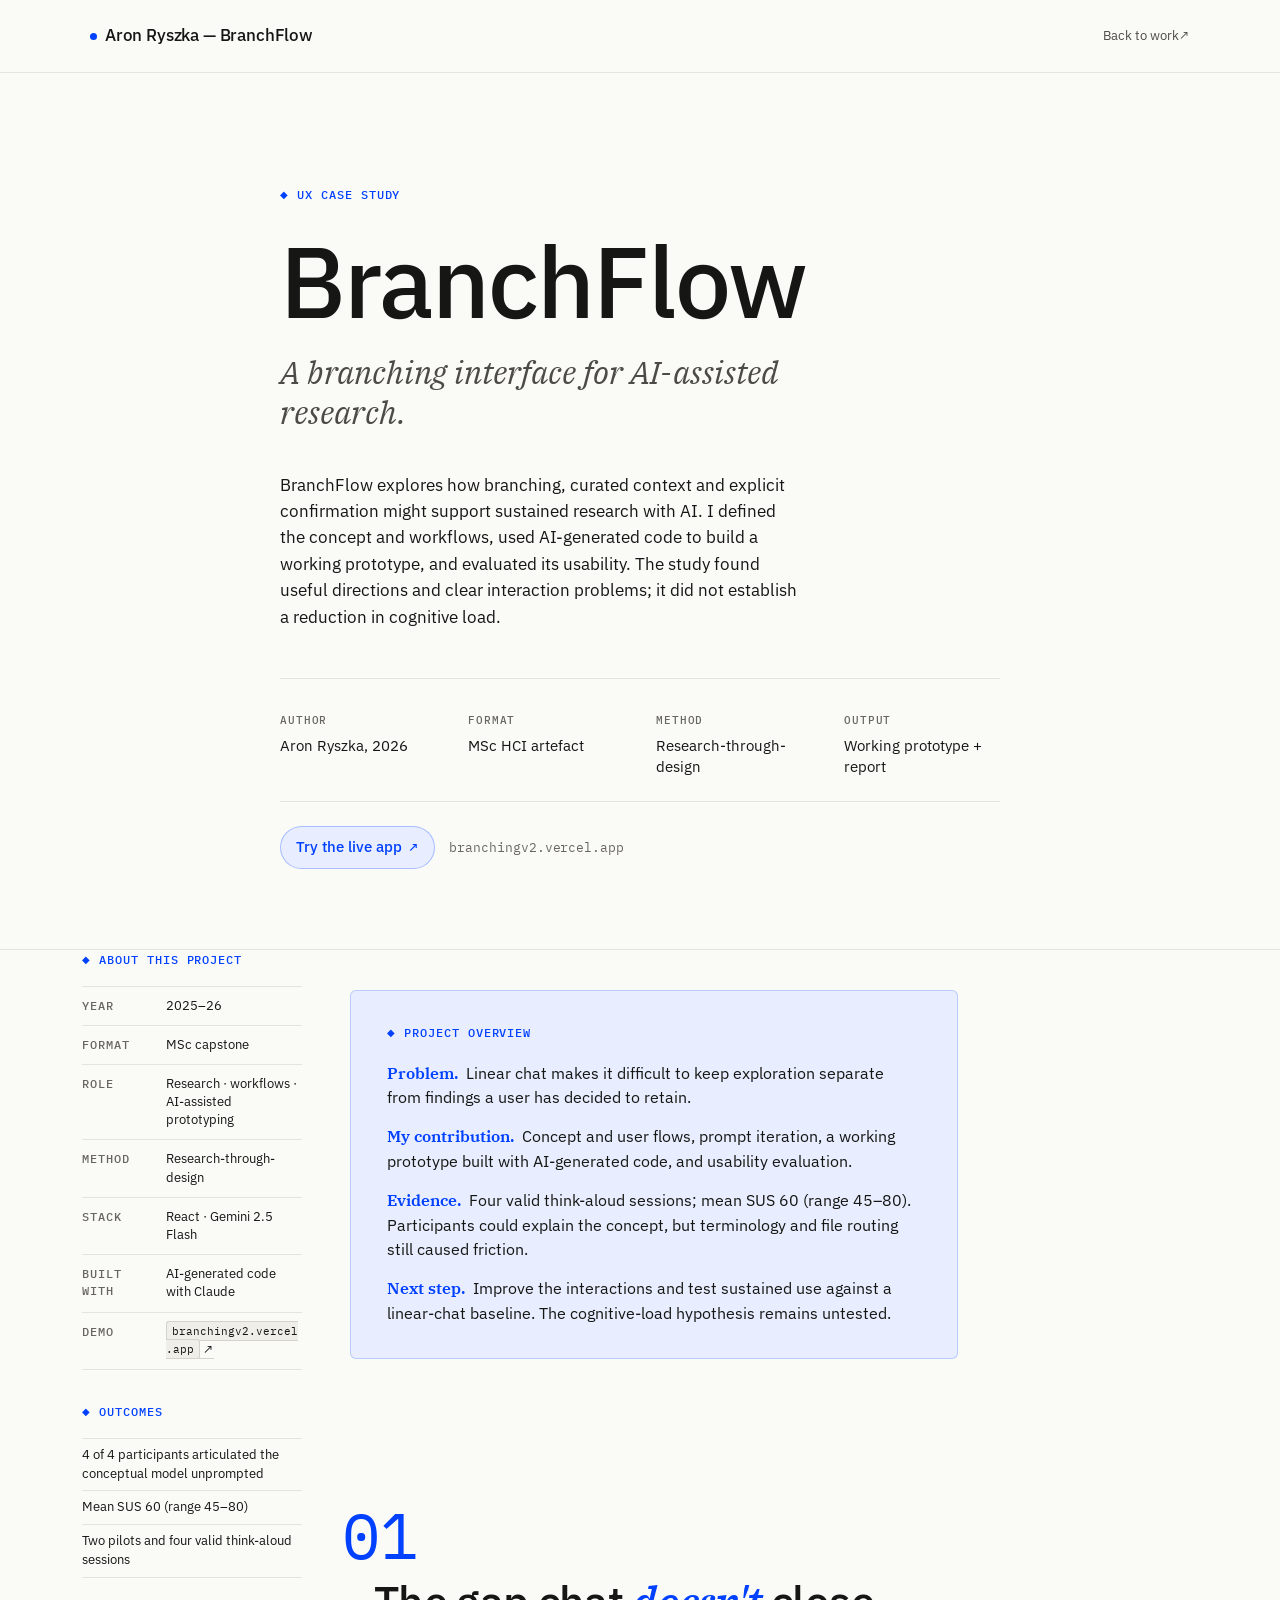
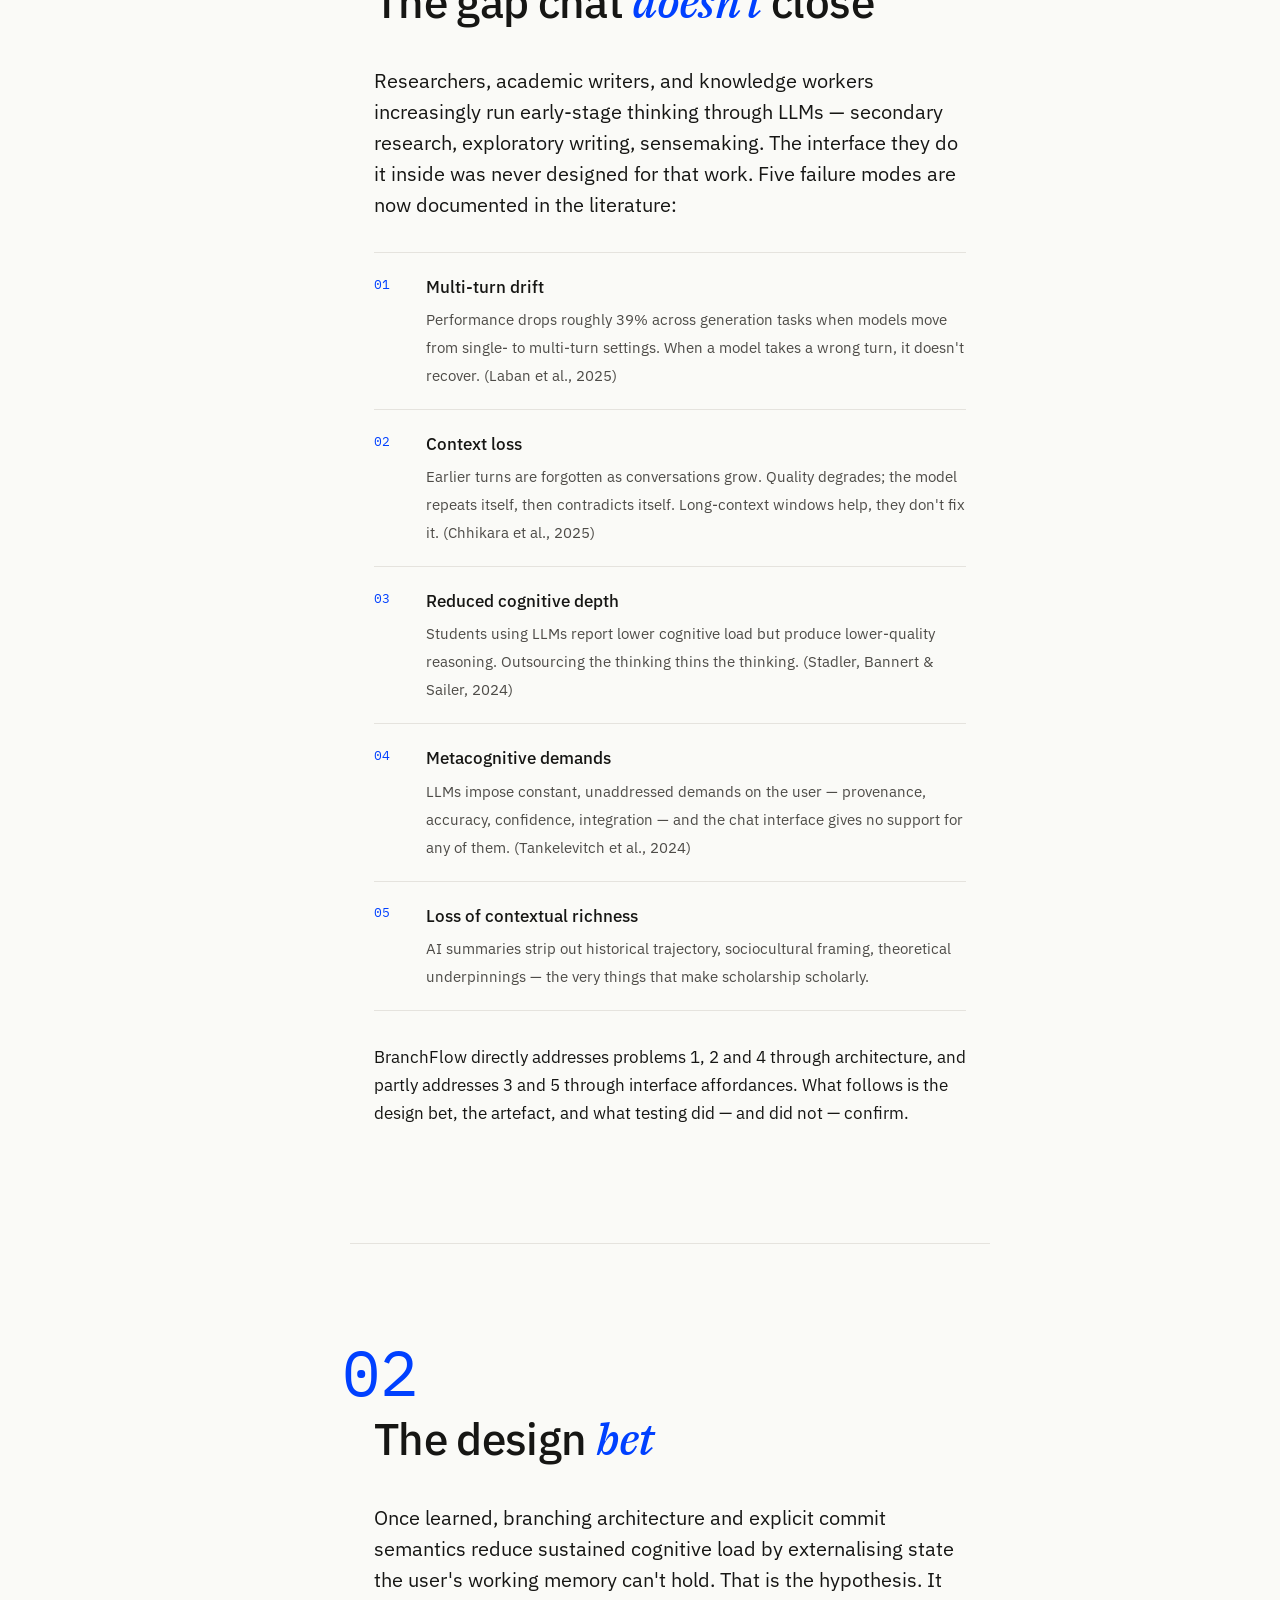
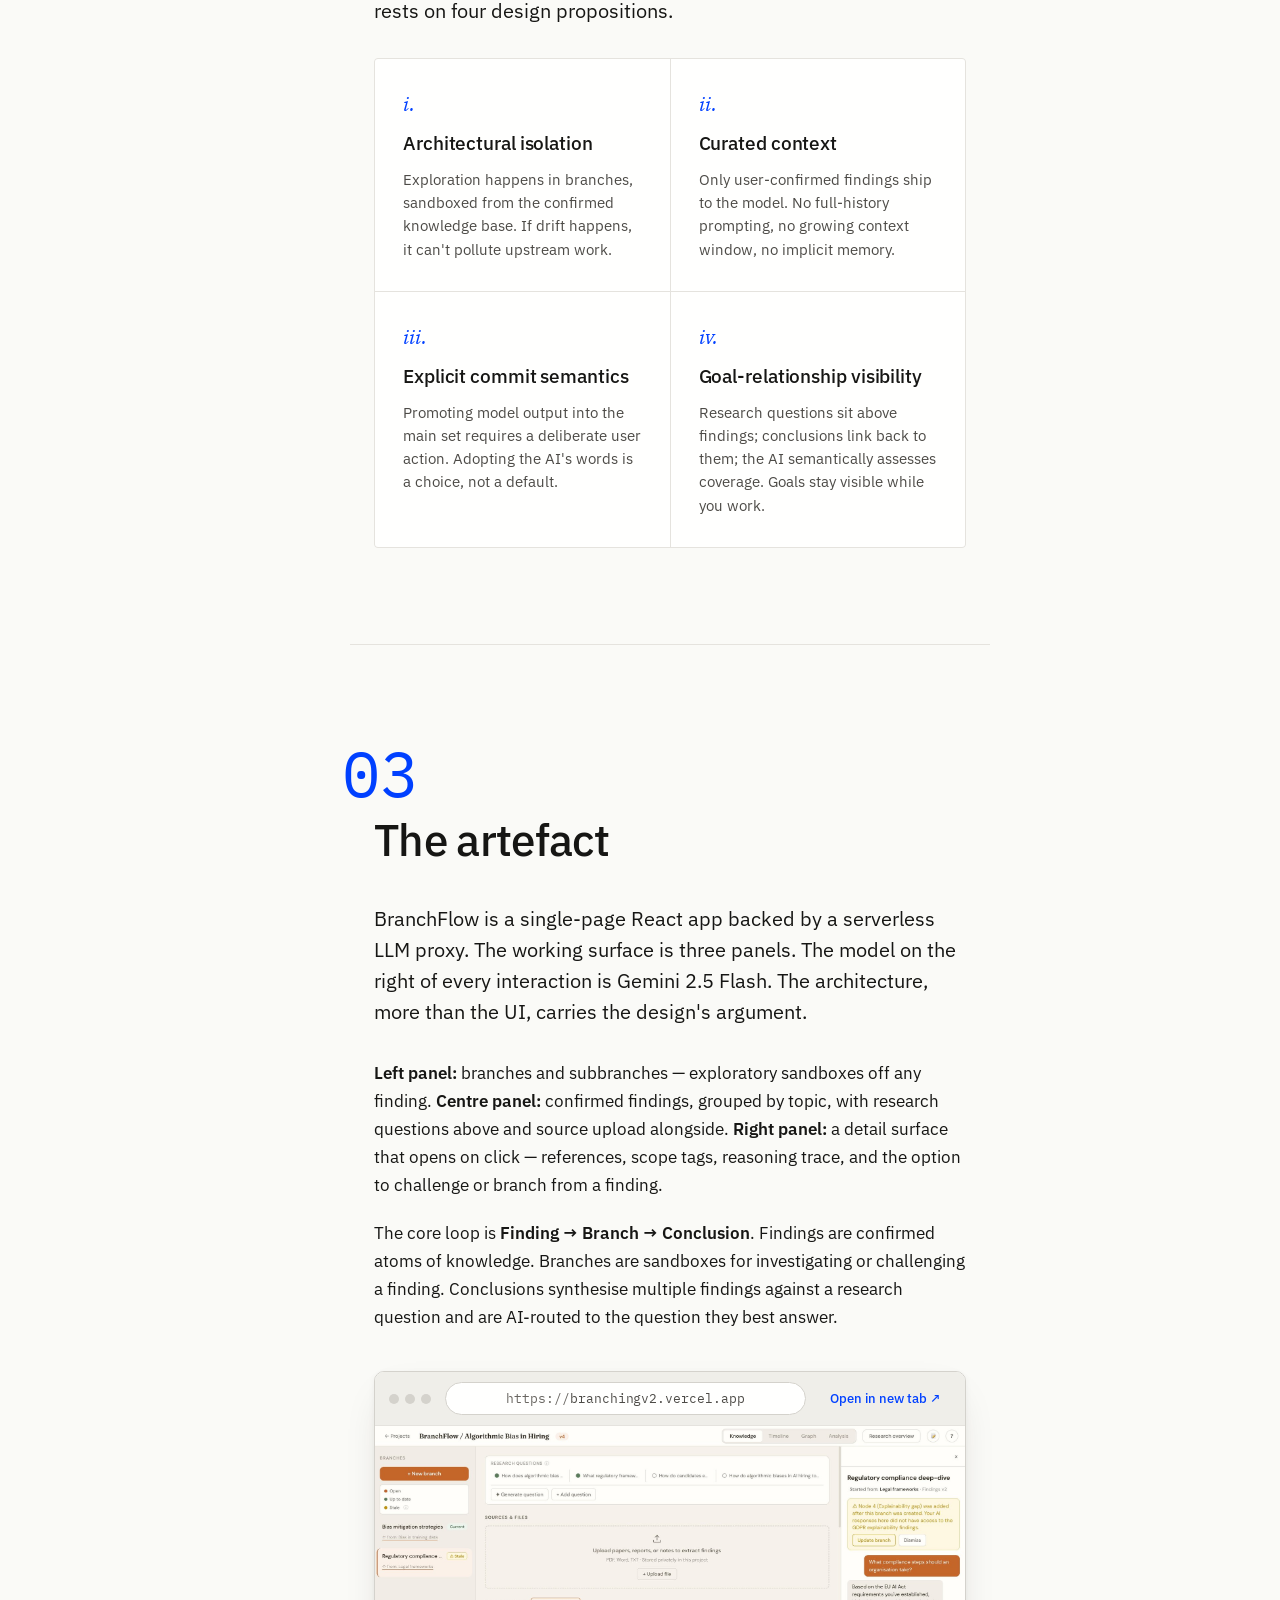
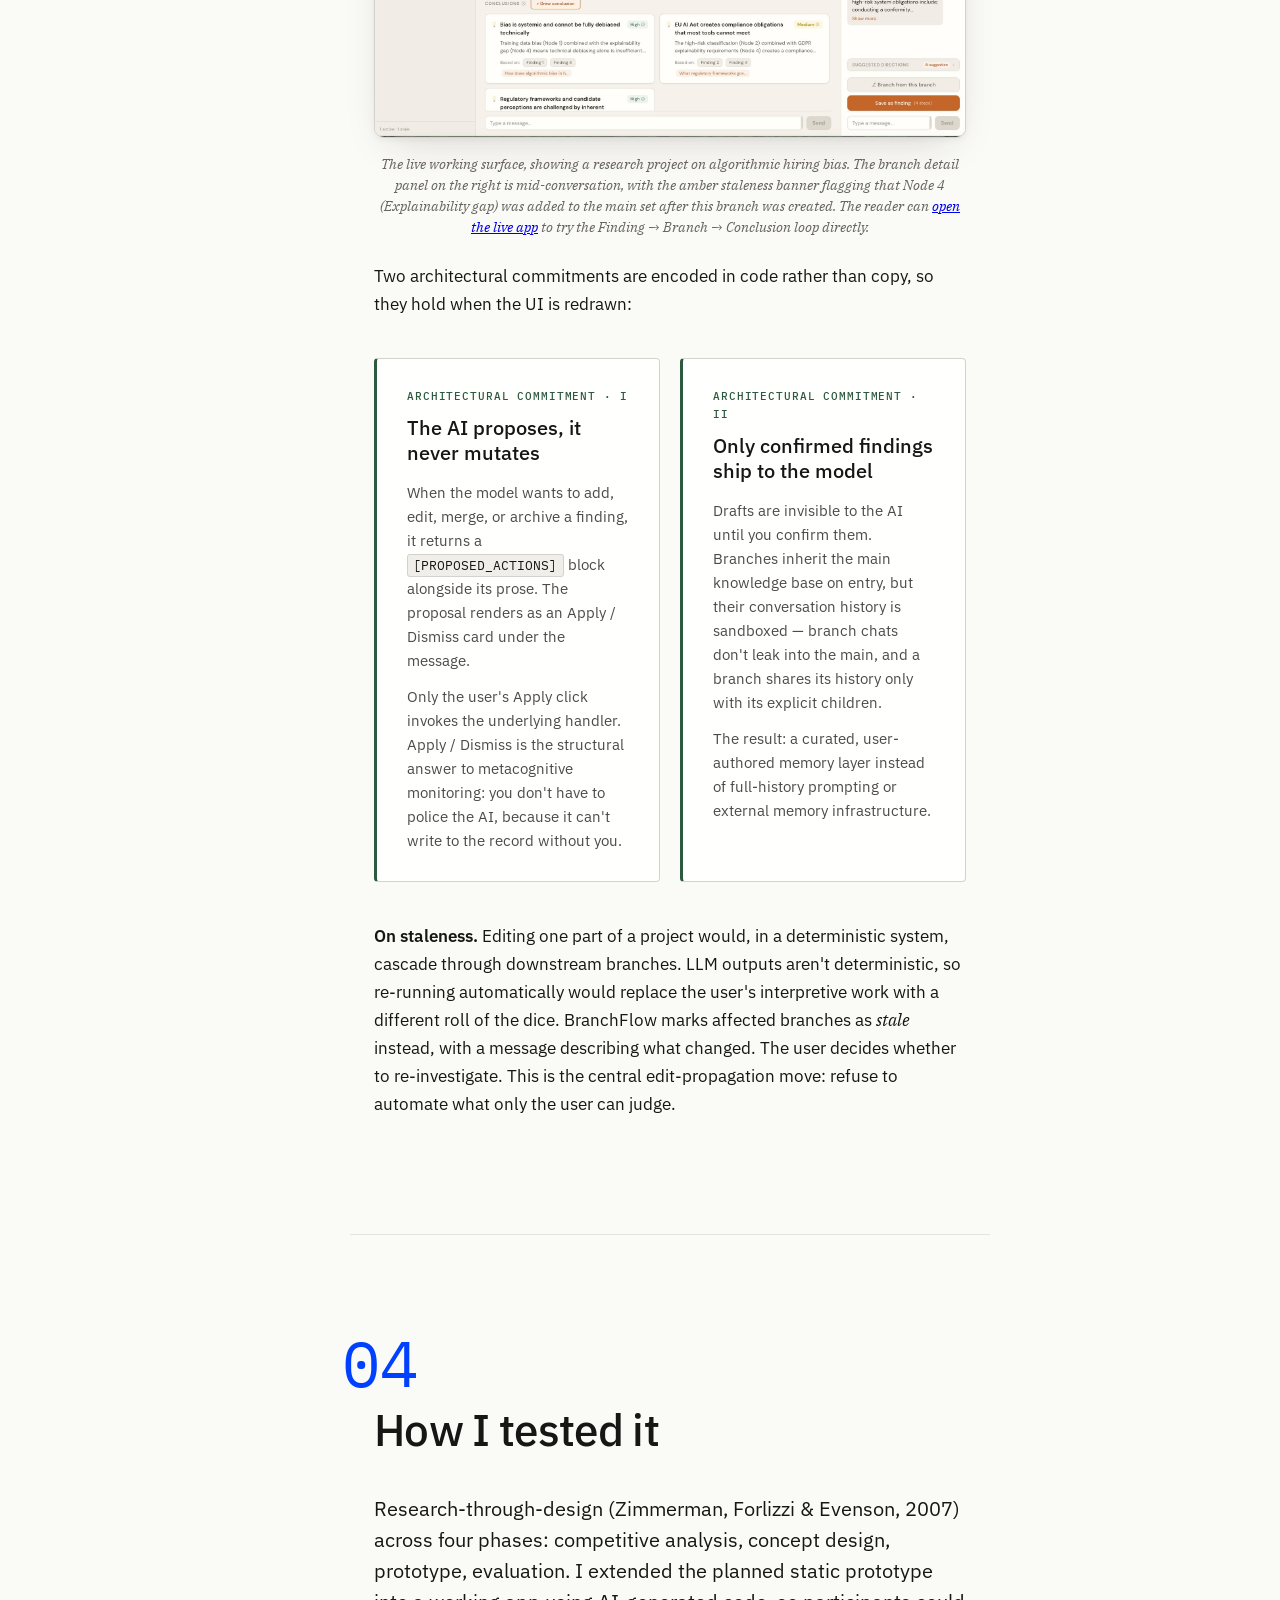
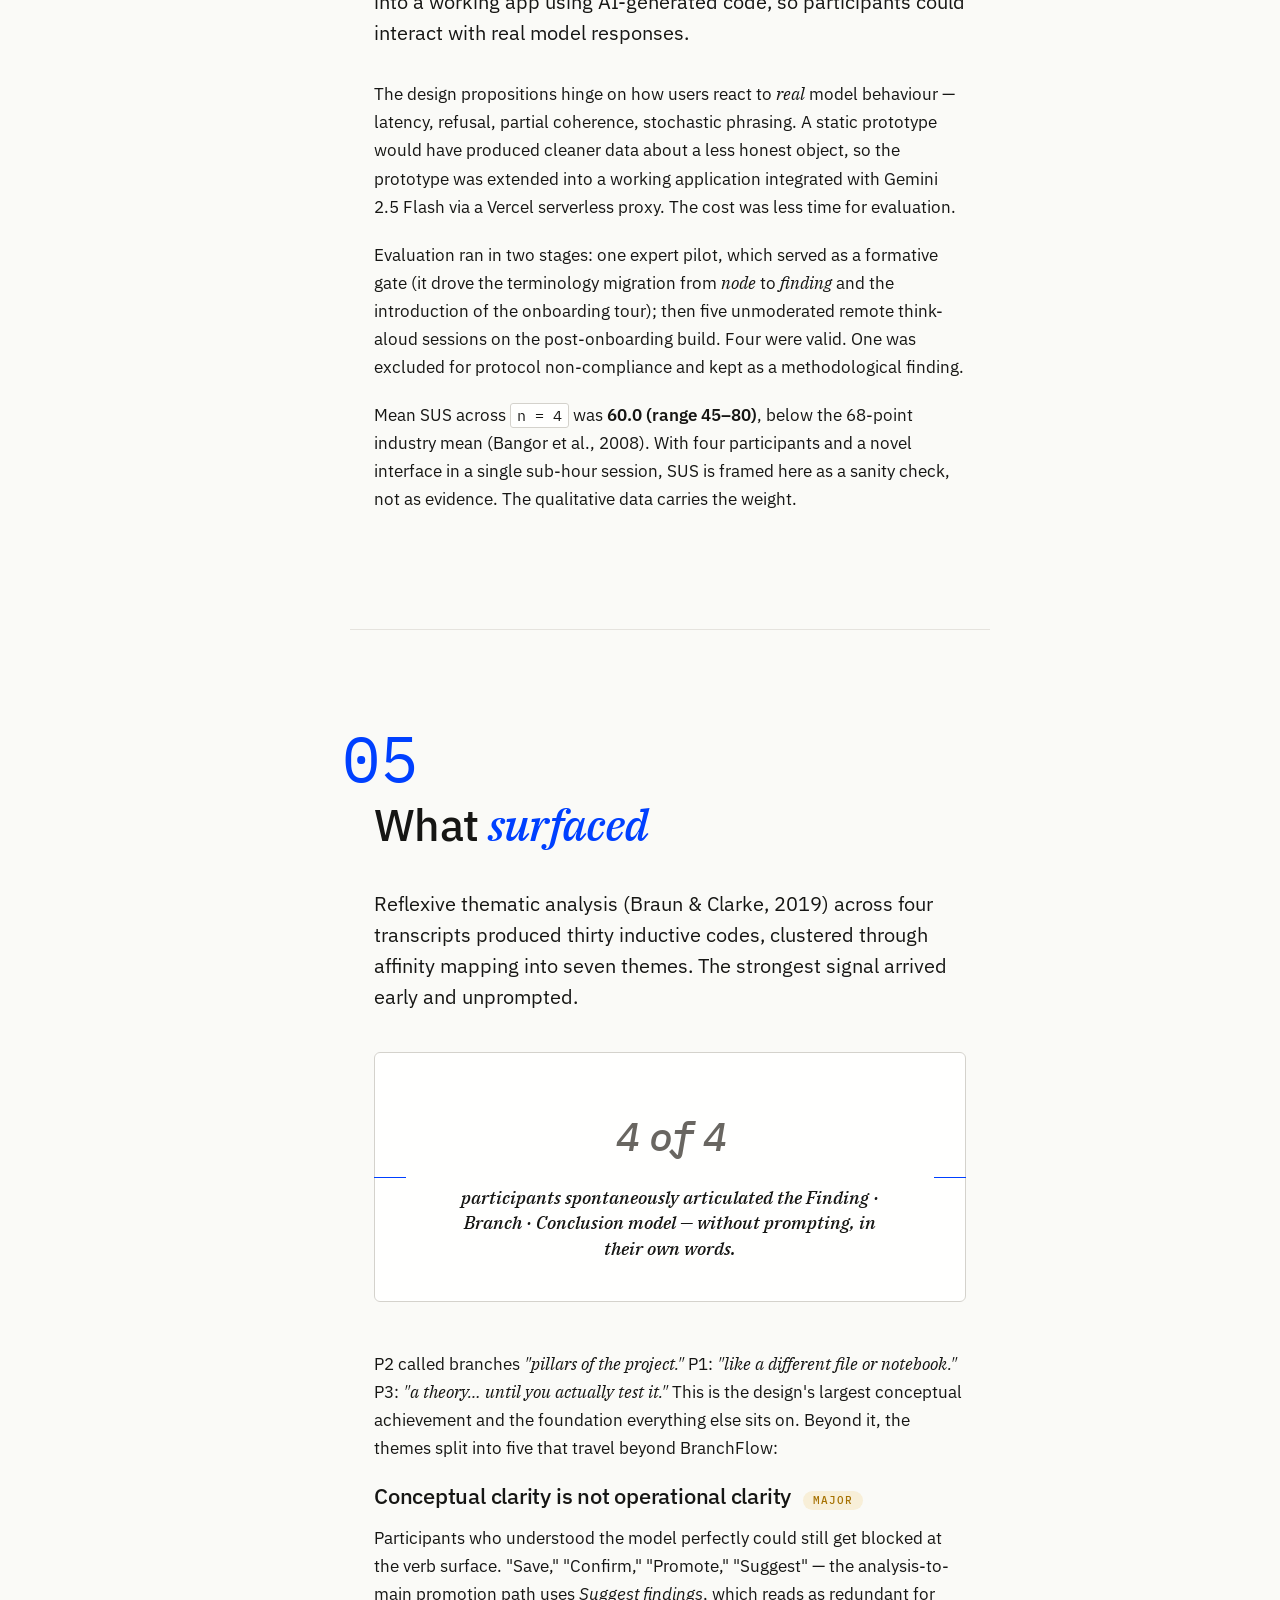
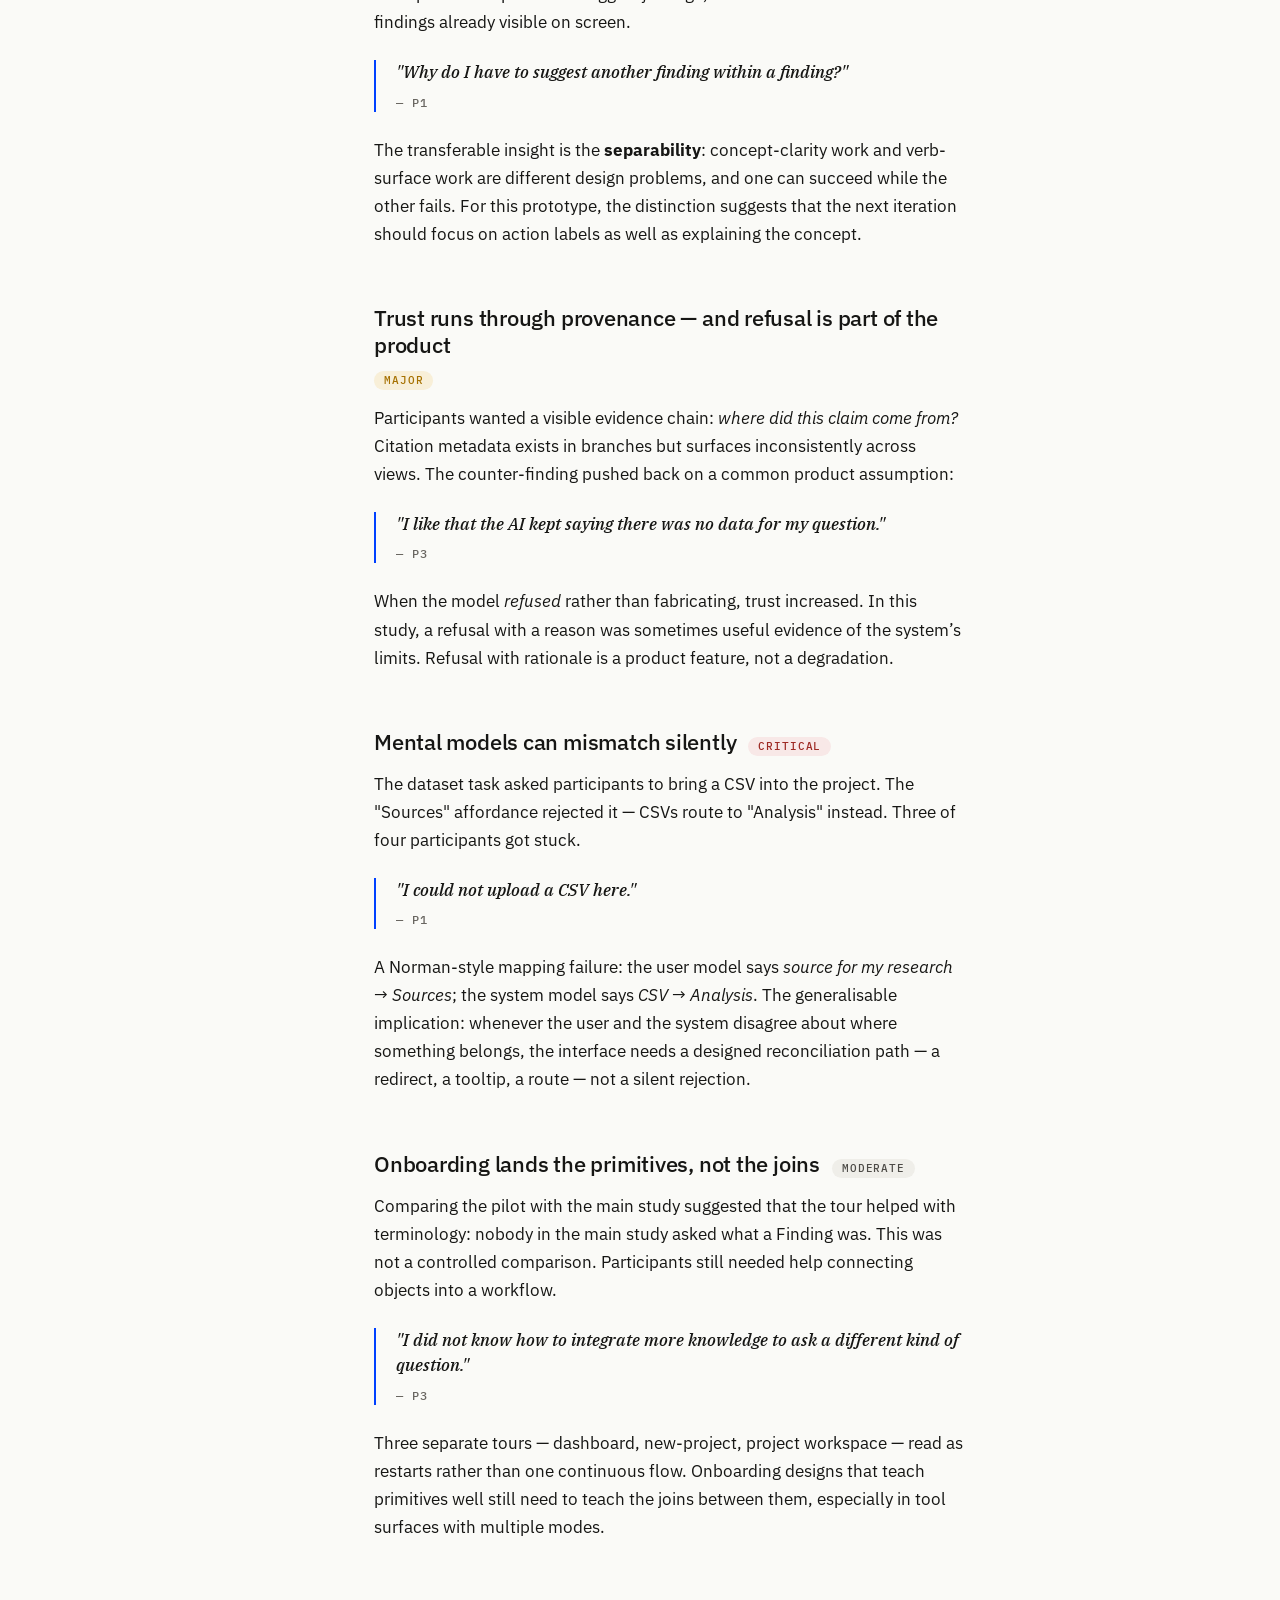
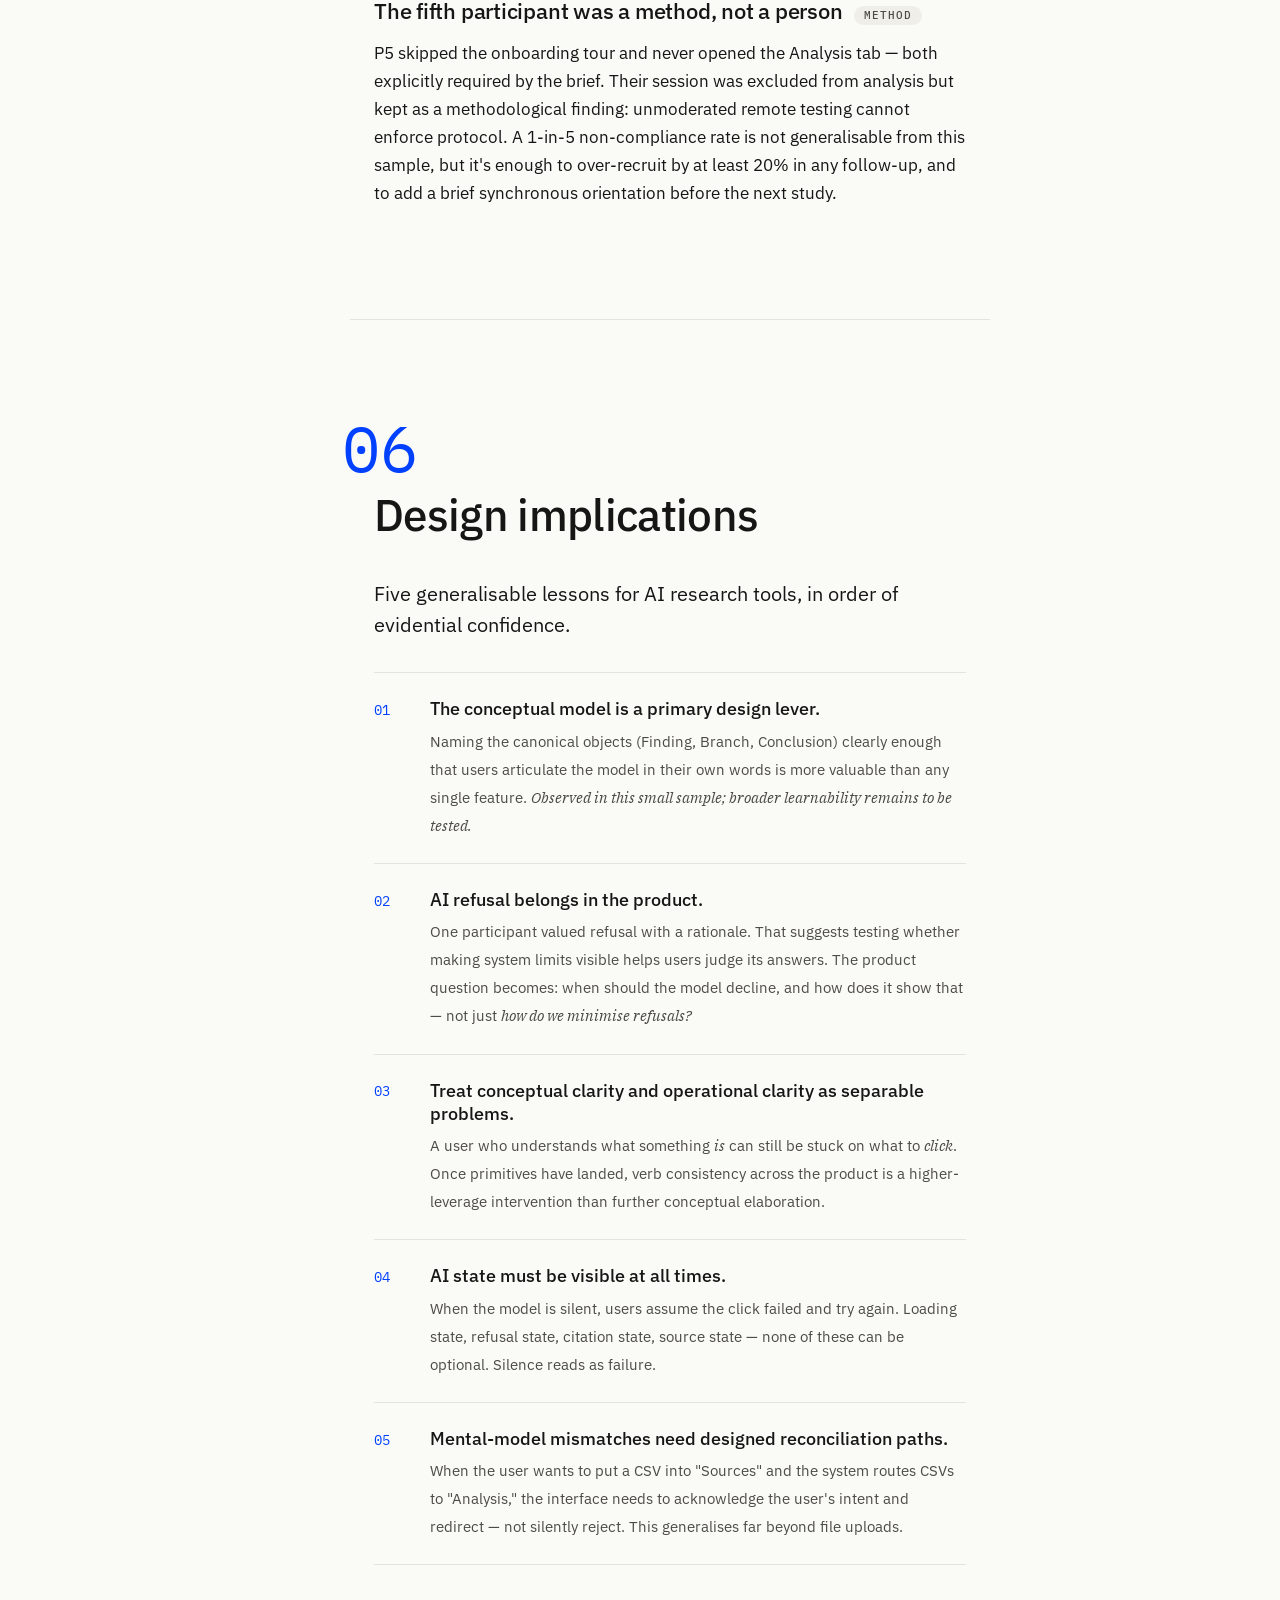
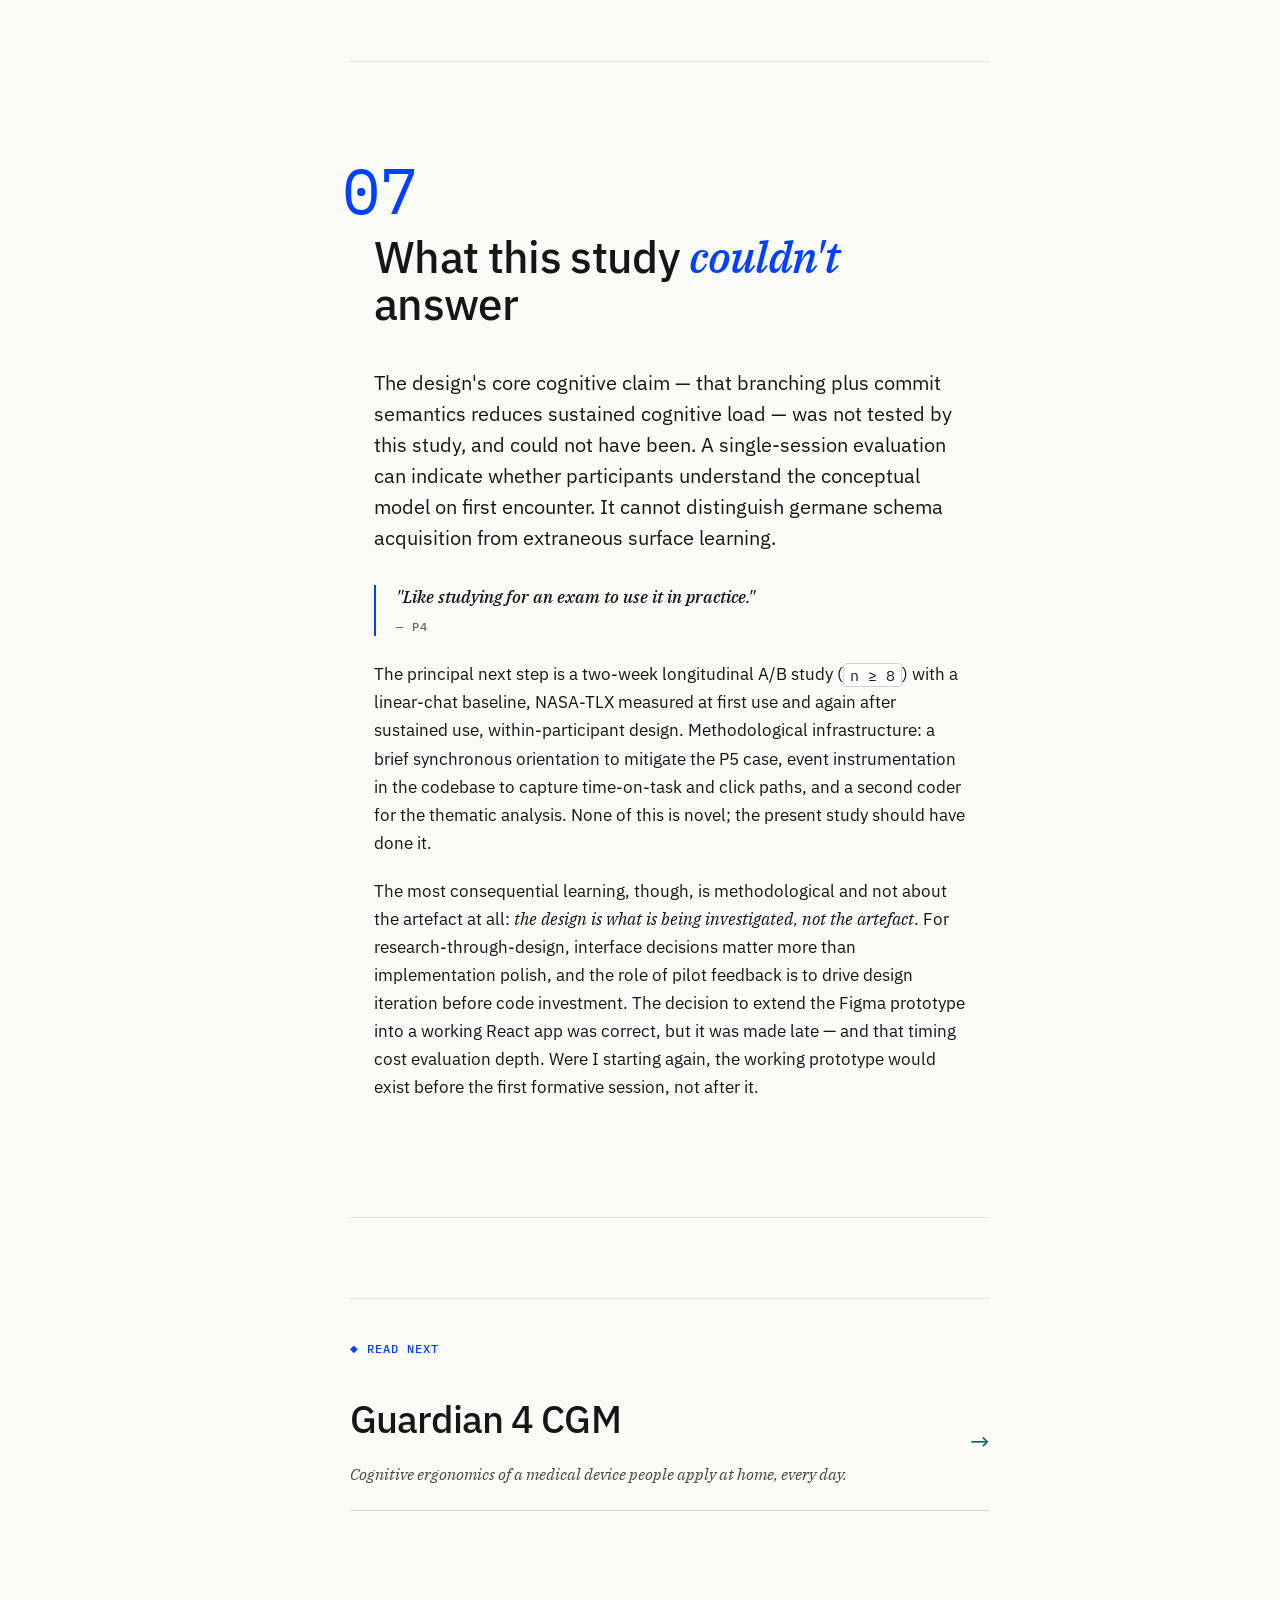
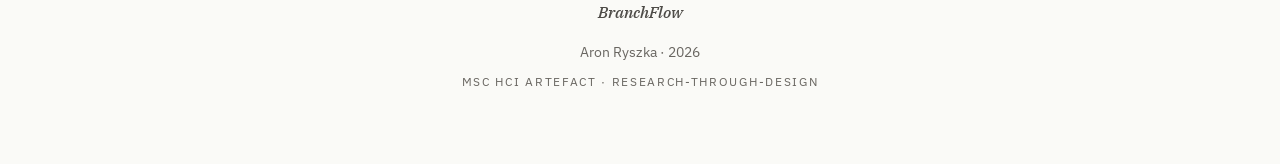
<file: branchflow.html>
<!DOCTYPE html>
<html lang="en">
<head>
<meta charset="UTF-8">
<meta name="viewport" content="width=device-width, initial-scale=1.0">
<title>BranchFlow — A branching interface for AI-assisted research</title>
<meta name="description" content="An MSc HCI artefact investigating whether interface design alone can address five documented failure modes of chat-style LLMs for sustained intellectual work. Aron Ryszka, 2026.">
<link rel="preconnect" href="https://fonts.googleapis.com">
<link rel="preconnect" href="https://fonts.gstatic.com" crossorigin>
<link href="https://fonts.googleapis.com/css2?family=IBM+Plex+Sans:wght@300;400;500;600&family=IBM+Plex+Serif:ital,wght@0,400;0,500;1,400;1,500&family=IBM+Plex+Mono:wght@400;500;600&display=swap" rel="stylesheet">
<style>
  :root {
    --bg: #FAFAF7;
    --paper: #FFFFFE;
    --paper-alt: #EFEEE9;
    --border: #D4D2CC;
    --border-soft: #E5E3DE;
    --ink: #161614;
    --ink-soft: #4D4B47;
    --ink-mute: #8B8884;
    --accent: #0040FF;
    --accent-soft: #E8EEFF;
    --accent-deep: #0030B8;
    --commit: #2D5A3E;
    --commit-soft: #E8F0EA;
    --stale: #A67100;
    --stale-soft: #F8EFD8;
    --danger: #9E2A24;
    --danger-soft: #F8E8E7;
    --theory: #7B5EA7;
    --regulation: #4A6FA5;
    --research: #2A7F6F;

    --sans:  'IBM Plex Sans', 'Inter', system-ui, sans-serif;
    --serif: 'IBM Plex Serif', Georgia, serif;
    --mono:  'IBM Plex Mono', 'JetBrains Mono', 'SF Mono', Menlo, monospace;

    --container: min(720px, calc(100% - 3rem));
    --container-wide: min(940px, calc(100% - 3rem));
    --container-full: min(1100px, calc(100% - 3rem));
  }

  * { box-sizing: border-box; }
  html { scroll-behavior: smooth; }
  body {
    margin: 0;
    background: var(--bg);
    color: var(--ink);
    font-family: var(--sans);
    font-size: 17px;
    line-height: 1.65;
    -webkit-font-smoothing: antialiased;
    -moz-osx-font-smoothing: grayscale;
    text-rendering: optimizeLegibility;
  }

  /* ── Reusable layout ─────────────────────────────────────────── */
  .container { width: var(--container); margin-inline: auto; }
  .container-wide { width: var(--container-wide); margin-inline: auto; }
  .container-full { width: var(--container-full); margin-inline: auto; }

  /* ── Top nav ─────────────────────────────────────────────────── */
  .topnav {
    position: sticky; top: 0; z-index: 50;
    background: color-mix(in srgb, var(--bg) 88%, transparent);
    backdrop-filter: saturate(120%) blur(8px);
    -webkit-backdrop-filter: saturate(120%) blur(8px);
    border-bottom: 1px solid var(--border-soft);
  }
  .topnav-inner {
    display: flex; align-items: center; justify-content: space-between;
    width: var(--container-full); margin-inline: auto;
    padding: 0.875rem 0;
  }
  .topnav-mark {
    font-family: var(--sans); font-weight: 500;
    font-size: 1.0625rem; letter-spacing: -0.01em;
    color: var(--ink);
    text-decoration: none;
    display: inline-flex; align-items: center; gap: 0.5rem;
  }
  .topnav-mark::before {
    content: ""; width: 7px; height: 7px; border-radius: 50%;
    background: var(--accent);
  }
  .topnav-links {
    display: flex;
    gap: 1.75rem;
    font-size: 0.8125rem;
    color: var(--ink-soft);
  }
  .topnav-links a {
    color: inherit; text-decoration: none;
    white-space: nowrap;
    transition: color 150ms ease;
  }
  .topnav-links a:hover { color: var(--accent); }
  @media (min-width: 760px) {
    .topnav-links { display: flex; }
  }

  /* ── Article grid ─────────────────────────────────────────────── */
  .case-article {
    display: block;
  }
  @media (min-width: 960px) {
    .case-article {
      display: grid;
      grid-template-columns: 220px minmax(0, 640px) 1fr;
      gap: 3rem;
      max-width: 1180px;
      margin-inline: auto;
      padding-inline: 2rem;
      align-items: start;
    }
    .case-sidebar--desktop { grid-column: 1; }
    .case-content { grid-column: 2; }
  }

  /* ── Summary card ─────────────────────────────────────────────── */
  .summary-card {
    margin: 2.5rem 0 3rem;
    padding: 1.75rem 1.75rem 1.875rem;
    background: var(--accent-soft);
    border: 1px solid color-mix(in srgb, var(--accent) 20%, transparent);
    border-radius: 6px;
    max-width: 38rem;
  }
  @media (min-width: 760px) {
    .summary-card { padding: 2rem 2.25rem; }
  }
  .summary-card .eyebrow { margin-bottom: 1.125rem; }
  .summary-card p:not(.eyebrow) {
    margin: 0 0 0.875rem;
    font-size: 1rem;
    line-height: 1.55;
    color: var(--ink);
  }
  .summary-card p:not(.eyebrow):last-child { margin-bottom: 0; }
  .summary-card p em {
    font-family: var(--serif);
    font-style: italic;
    font-weight: 500;
    color: var(--accent);
    margin-right: 0.25rem;
  }

  /* ── Case sidebar (desktop) ───────────────────────────────────── */
  .case-sidebar--desktop {
    display: none;
  }
  @media (min-width: 960px) {
    .case-sidebar--desktop {
      display: block;
      position: sticky;
      top: 96px;
      align-self: start;
    }
  }
  .case-sidebar--desktop .eyebrow { margin-bottom: 1rem; }
  .case-sidebar--desktop .eyebrow-spaced { margin-top: 2rem; }
  .sidebar-fields {
    margin: 0;
    padding: 0;
    font-variant-numeric: tabular-nums;
  }
  .sidebar-fields > div {
    display: grid;
    grid-template-columns: 4.5rem 1fr;
    gap: 0.75rem;
    padding: 0.625rem 0;
    border-top: 1px solid var(--border-soft);
  }
  .sidebar-fields > div:last-child { border-bottom: 1px solid var(--border-soft); }
  .sidebar-fields dt {
    font-family: var(--mono);
    font-size: 0.75rem;
    text-transform: uppercase;
    letter-spacing: 0.08em;
    color: var(--ink-mute);
    font-weight: 500;
    line-height: 1.4;
    padding-top: 0.0625rem;
  }
  .sidebar-fields dd {
    margin: 0;
    font-size: 0.8125rem;
    line-height: 1.4;
    color: var(--ink);
  }
  .sidebar-fields dd a {
    color: var(--ink);
    text-decoration: none;
    border-bottom: 1px solid var(--border);
    transition: border-color 150ms ease;
  }
  .sidebar-fields dd a:hover { border-bottom-color: var(--accent); }
  .sidebar-outcomes {
    list-style: none;
    padding: 0;
    margin: 0;
  }
  .sidebar-outcomes li {
    font-size: 0.8125rem;
    line-height: 1.45;
    color: var(--ink);
    padding: 0.4375rem 0;
    border-top: 1px solid var(--border-soft);
  }
  .sidebar-outcomes li:last-child { border-bottom: 1px solid var(--border-soft); }

  /* ── Case sidebar (mobile accordion) ──────────────────────────── */
  .case-sidebar-mobile {
    margin: 1.5rem 0 2rem;
    padding: 0;
    border-top: 1px solid var(--border-soft);
    border-bottom: 1px solid var(--border-soft);
  }
  @media (min-width: 960px) {
    .case-sidebar-mobile { display: none; }
  }
  .case-sidebar-mobile > summary {
    padding: 1rem 0;
    cursor: pointer;
    font-family: var(--mono);
    font-size: 0.6875rem;
    text-transform: uppercase;
    letter-spacing: 0.08em;
    color: var(--accent);
    font-weight: 500;
    list-style: none;
  }
  .case-sidebar-mobile > summary::-webkit-details-marker { display: none; }
  .case-sidebar-mobile[open] > summary { padding-bottom: 0.5rem; }
  .case-sidebar-mobile > *:not(summary) { padding-bottom: 1rem; }
  .case-sidebar-mobile .sidebar-fields,
  .case-sidebar-mobile .sidebar-outcomes { /* inherit styles from desktop version */ }

  /* ── Oversized margin numerals ────────────────────────────────── */
  .section-num {
    font-family: var(--mono);
    font-weight: 400;
    font-size: clamp(2.25rem, 4vw, 3rem);
    letter-spacing: 0;
    color: var(--accent);
    margin: 0 0 0.5rem;
    line-height: 1;
  }
  .section-num::after { content: none; }
  @media (min-width: 960px) {
    .section-num {
      font-size: clamp(2.75rem, 5vw, 4.25rem);
      position: relative;
      margin-left: -2rem;
      margin-bottom: 0.75rem;
    }
  }

  /* ── Read next ────────────────────────────────────────────────── */
  .read-next {
    margin: 5rem 0 2rem;
    padding-top: 2.5rem;
    border-top: 1px solid var(--border-soft);
  }
  .read-next .eyebrow {
    margin-bottom: 1.25rem;
  }
  .read-next-link {
    display: grid;
    grid-template-columns: 1fr auto;
    align-items: end;
    gap: 1rem 2rem;
    text-decoration: none;
    color: var(--ink);
    padding: 1.25rem 0 1.5rem;
    border-bottom: 1px solid var(--border);
    transition: border-color 200ms ease, padding 200ms ease;
  }
  .read-next-link:hover {
    border-bottom-color: var(--accent);
    padding-bottom: 1.875rem;
  }
  .read-next-title {
    display: block;
    font-family: var(--sans);
    font-weight: 500;
    font-size: clamp(1.75rem, 3vw, 2.5rem);
    line-height: 1.05;
    letter-spacing: -0.025em;
    color: var(--ink);
    margin: 0 0 0.5rem;
    grid-column: 1;
    grid-row: 1;
  }
  .read-next-dek {
    display: block;
    font-family: var(--serif);
    font-style: italic;
    font-size: 1rem;
    line-height: 1.4;
    color: var(--ink-soft);
    grid-column: 1;
    grid-row: 2;
    max-width: 36em;
  }
  .read-next-arrow {
    font-family: var(--sans);
    font-size: 1.5rem;
    color: var(--accent);
    grid-column: 2;
    grid-row: 1 / span 2;
    align-self: center;
    transition: transform 200ms ease;
  }
  .read-next-link:hover .read-next-arrow {
    transform: translateX(4px);
  }

  /* ── Hero ────────────────────────────────────────────────────── */
  .hero {
    padding: 4rem 0 3.5rem;
    border-bottom: 1px solid var(--border-soft);
  }
  @media (min-width: 760px) {
    .hero { padding: 7rem 0 5rem; }
  }
  .eyebrow {
    font-family: var(--mono);
    font-size: 0.75rem;
    text-transform: uppercase;
    letter-spacing: 0.08em;
    color: var(--accent);
    margin: 0 0 1.75rem;
    font-weight: 500;
  }
  .eyebrow::before {
    content: "◆";
    margin-right: 0.5rem;
    font-size: 0.625rem;
    vertical-align: 0.1em;
    color: var(--accent);
  }
  h1.title {
    font-family: var(--sans);
    font-weight: 500;
    font-size: clamp(3.25rem, 9vw, 6.25rem);
    line-height: 0.95;
    letter-spacing: -0.02em;
    margin: 0 0 1.5rem;
    color: var(--ink);
  }
  .dek {
    font-family: var(--serif);
    font-style: italic;
    font-weight: 400;
    font-size: clamp(1.375rem, 3vw, 2rem);
    line-height: 1.25;
    color: var(--ink-soft);
    margin: 0 0 2.5rem;
    max-width: 32ch;
  }
  .lede {
    font-family: var(--sans);
    font-weight: 400;
    font-size: clamp(1.0625rem, 1.3vw, 1.1875rem);
    line-height: 1.55;
    color: var(--ink);
    margin: 0 0 3rem;
    max-width: 52ch;
  }
  .meta {
    display: grid;
    grid-template-columns: repeat(2, 1fr);
    gap: 1.25rem 2rem;
    margin: 0;
    padding-top: 2rem;
    border-top: 1px solid var(--border-soft);
  }
  @media (min-width: 640px) {
    .meta { grid-template-columns: repeat(4, 1fr); }
  }
  .meta > div { margin: 0; }
  .meta dt {
    font-family: var(--mono);
    font-size: 0.6875rem;
    text-transform: uppercase;
    letter-spacing: 0.08em;
    color: var(--ink-mute);
    margin-bottom: 0.375rem;
    font-weight: 500;
  }
  .meta dd {
    margin: 0;
    font-size: 0.9375rem;
    color: var(--ink);
    line-height: 1.4;
    font-variant-numeric: tabular-nums;
  }

  /* ── Sections ────────────────────────────────────────────────── */
  section {
    padding: 4rem 0;
    border-bottom: 1px solid var(--border-soft);
  }
  @media (min-width: 760px) {
    section { padding: 6rem 0; }
  }

  .section-head { margin-bottom: 2.5rem; }
  h2.section-title {
    font-family: var(--sans);
    font-weight: 500;
    font-size: clamp(1.875rem, 4vw, 2.75rem);
    line-height: 1.05;
    letter-spacing: -0.015em;
    margin: 0;
    color: var(--ink);
    max-width: 22ch;
  }
  h2.section-title em {
    font-family: var(--serif);
    font-style: italic;
    color: var(--accent);
    font-weight: 500;
  }

  /* ── Body prose ──────────────────────────────────────────────── */
  .prose { max-width: 38rem; }
  .prose p {
    margin: 0 0 1.25rem;
    color: var(--ink);
  }
  .prose p.lead {
    font-family: var(--sans);
    font-size: 1.25rem;
    line-height: 1.55;
    color: var(--ink);
    margin-bottom: 2rem;
    max-width: 30em;
  }
  .prose strong {
    font-weight: 600;
    color: var(--ink);
  }
  .prose em {
    font-family: var(--serif);
    font-style: italic;
    font-weight: 400;
  }
  .prose a {
    color: var(--accent);
    text-decoration: underline;
    text-decoration-thickness: 1px;
    text-underline-offset: 3px;
    text-decoration-color: color-mix(in srgb, var(--accent) 50%, transparent);
    transition: text-decoration-color 150ms ease;
  }
  .prose a:hover {
    text-decoration-color: var(--accent);
  }
  .prose code {
    font-family: var(--mono);
    font-size: 0.875em;
    background: var(--paper);
    padding: 0.125em 0.4em;
    border-radius: 3px;
    border: 1px solid var(--border);
    color: var(--ink);
  }
  .mono {
    font-family: var(--mono);
    font-size: 0.875em;
    background: var(--paper-alt);
    padding: 0.125em 0.4em;
    border-radius: 3px;
    border: 1px solid var(--border);
    color: var(--ink);
  }
  .cite {
    color: var(--ink-mute);
    font-size: 0.9em;
  }

  /* ── Failure modes list ──────────────────────────────────────── */
  .failures {
    list-style: none;
    margin: 0 0 2rem;
    padding: 0;
    counter-reset: failure;
    max-width: 38rem;
  }
  .failures li {
    counter-increment: failure;
    position: relative;
    padding: 1.25rem 0 1.25rem 3.25rem;
    border-top: 1px solid var(--border-soft);
  }
  .failures li:last-child { border-bottom: 1px solid var(--border-soft); }
  .failures li::before {
    content: counter(failure, decimal-leading-zero);
    position: absolute;
    left: 0; top: 1.3rem;
    font-family: var(--mono);
    font-weight: 400;
    font-size: 0.8125rem;
    color: var(--accent);
    letter-spacing: 0;
  }
  .failures strong {
    display: block;
    font-family: var(--sans);
    font-size: 1.0625rem;
    font-weight: 500;
    margin-bottom: 0.25rem;
    color: var(--ink);
  }
  .failures span {
    font-size: 0.9375rem;
    color: var(--ink-soft);
    line-height: 1.55;
  }

  /* ── Propositions grid ───────────────────────────────────────── */
  .props {
    display: grid;
    grid-template-columns: 1fr;
    gap: 1px;
    background: var(--border-soft);
    border: 1px solid var(--border-soft);
    border-radius: 4px;
    overflow: hidden;
    margin: 0;
  }
  @media (min-width: 640px) {
    .props { grid-template-columns: 1fr 1fr; }
  }
  .props > article {
    background: var(--paper);
    padding: 1.75rem 1.75rem 1.875rem;
    position: relative;
  }
  .props .prop-num {
    font-family: var(--serif);
    font-style: italic;
    font-weight: 400;
    font-size: 1.25rem;
    color: var(--accent);
    margin-bottom: 0.75rem;
  }
  .props h3 {
    font-family: var(--sans);
    font-weight: 500;
    font-size: 1.1875rem;
    line-height: 1.25;
    margin: 0 0 0.75rem;
    color: var(--ink);
    letter-spacing: -0.005em;
  }
  .props p {
    margin: 0;
    font-size: 0.9375rem;
    line-height: 1.55;
    color: var(--ink-soft);
  }

  /* ── Live demo link in hero ──────────────────────────────────── */
  .live-link {
    margin: 1.5rem 0 0;
    padding-top: 1.5rem;
    border-top: 1px solid var(--border-soft);
    display: flex;
    align-items: baseline;
    gap: 0.875rem;
    flex-wrap: wrap;
  }
  .live-link a {
    display: inline-flex;
    align-items: center;
    gap: 0.4rem;
    font-family: var(--sans);
    font-size: 0.9375rem;
    font-weight: 500;
    color: var(--accent);
    text-decoration: none;
    padding: 0.5rem 0.9375rem;
    background: var(--accent-soft);
    border: 1px solid color-mix(in srgb, var(--accent) 28%, transparent);
    border-radius: 99px;
    transition: all 180ms ease;
  }
  .live-link a:hover {
    background: var(--accent);
    color: var(--paper);
    border-color: var(--accent);
  }
  .live-link a span { font-size: 0.875em; }
  .live-link-url {
    font-family: var(--mono);
    font-size: 0.8125rem;
    color: var(--ink-mute);
    letter-spacing: -0.005em;
  }

  /* ── Live preview (browser frame) ────────────────────────────── */
  .live-preview { margin: 2.5rem 0 1.5rem; }
  .browser-frame {
    width: 100%;
    max-width: 920px;
    margin: 0 auto;
    background: var(--paper);
    border: 1px solid var(--border);
    border-radius: 10px;
    box-shadow: 0 16px 40px -16px rgba(44, 36, 22, 0.18),
                0 2px 6px rgba(44, 36, 22, 0.05);
    overflow: hidden;
  }
  .browser-bar {
    display: flex;
    align-items: center;
    gap: 0.875rem;
    padding: 0.625rem 0.875rem;
    background: var(--paper-alt);
    border-bottom: 1px solid var(--border-soft);
    font-size: 0.8125rem;
  }
  .browser-dots { display: inline-flex; gap: 0.375rem; flex-shrink: 0; }
  .browser-dots i {
    width: 10px; height: 10px;
    border-radius: 50%;
    background: var(--border);
    display: block;
  }
  .browser-url {
    flex: 1;
    min-width: 0;
    font-family: var(--mono);
    font-size: 0.78125rem;
    color: var(--ink-soft);
    background: var(--paper);
    border: 1px solid var(--border);
    padding: 0.3125rem 0.75rem;
    border-radius: 99px;
    overflow: hidden;
    text-overflow: ellipsis;
    white-space: nowrap;
    text-align: center;
    letter-spacing: -0.005em;
  }
  .browser-url-protocol { color: var(--ink-mute); }
  .browser-open {
    flex-shrink: 0;
    font-family: var(--sans);
    font-size: 0.8125rem;
    font-weight: 500;
    color: var(--accent);
    text-decoration: none;
    padding: 0.3125rem 0.625rem;
    border-radius: 4px;
    transition: background 150ms ease;
    white-space: nowrap;
  }
  .browser-open:hover { background: var(--accent-soft); }
  @media (max-width: 540px) {
    .browser-open { font-size: 0; padding: 0.3125rem; }
    .browser-open span { font-size: 0.875rem; }
  }
  .browser-viewport {
    position: relative;
    aspect-ratio: 1.9;
    background: var(--paper-alt);
    overflow: hidden;
  }
  .browser-viewport-link {
    position: absolute;
    inset: 0;
    display: block;
    cursor: pointer;
    text-decoration: none;
  }
  .browser-fallback {
    position: absolute;
    inset: 0;
    width: 100%;
    height: 100%;
    object-fit: cover;
    object-position: top center;
    display: block;
    transition: transform 600ms cubic-bezier(0.2, 0.6, 0.2, 1);
    /* Defensive: if the image ever fails to load, hide the alt
       text bloat and let the link container show its hover CTA. */
    color: transparent;
    font-size: 0;
    text-indent: -9999px;
    background: var(--paper-alt);
  }
  .browser-viewport-link:hover .browser-fallback {
    transform: scale(1.015);
  }
  .browser-viewport-link::after {
    content: "Open ↗";
    position: absolute;
    bottom: 1rem;
    right: 1rem;
    background: var(--ink);
    color: var(--paper);
    font-family: var(--sans);
    font-size: 0.8125rem;
    font-weight: 500;
    padding: 0.5rem 0.875rem;
    border-radius: 99px;
    opacity: 0;
    transform: translateY(4px);
    transition: opacity 200ms ease, transform 200ms ease;
    pointer-events: none;
    box-shadow: 0 4px 12px rgba(44, 36, 22, 0.2);
  }
  .browser-viewport-link:hover::after,
  .browser-viewport-link:focus-visible::after {
    opacity: 1;
    transform: translateY(0);
  }

  /* ── Workspace figure ────────────────────────────────────────── */
  .figure {
    margin: 2.5rem 0 1.5rem;
    text-align: center;
  }
  .figure svg {
    width: 100%;
    height: auto;
    max-width: 880px;
    display: block;
    margin: 0 auto;
    background: var(--paper);
    border: 1px solid var(--border);
    border-radius: 6px;
  }
  .figure figcaption {
    font-family: var(--serif);
    font-style: italic;
    font-size: 0.875rem;
    color: var(--ink-mute);
    margin-top: 1rem;
    max-width: 42rem;
    margin-inline: auto;
    line-height: 1.5;
  }

  /* ── Commitment callouts ─────────────────────────────────────── */
  .commitments {
    display: grid;
    grid-template-columns: 1fr;
    gap: 1.25rem;
    margin-top: 2.5rem;
  }
  @media (min-width: 760px) {
    .commitments { grid-template-columns: 1fr 1fr; }
  }
  .commitment {
    background: var(--paper);
    border: 1px solid var(--border);
    border-left: 3px solid var(--commit);
    padding: 1.75rem 1.875rem;
    border-radius: 4px;
  }
  .commitment-label {
    font-family: var(--mono);
    font-size: 0.6875rem;
    text-transform: uppercase;
    letter-spacing: 0.08em;
    color: var(--commit);
    margin-bottom: 0.625rem;
    font-weight: 500;
  }
  .commitment h3 {
    font-family: var(--sans);
    font-weight: 500;
    font-size: 1.25rem;
    line-height: 1.25;
    margin: 0 0 1rem;
    color: var(--ink);
  }
  .commitment p {
    font-size: 0.9375rem;
    line-height: 1.6;
    color: var(--ink-soft);
    margin: 0;
  }
  .commitment p + p { margin-top: 0.75rem; }

  /* ── Hero stat (testing wins) ────────────────────────────────── */
  .hero-stat {
    margin: 2.5rem 0 3rem;
    padding: 2.5rem 2rem;
    background: var(--paper);
    border: 1px solid var(--border);
    border-radius: 6px;
    text-align: center;
    position: relative;
  }
  .hero-stat::before, .hero-stat::after {
    content: "";
    position: absolute;
    width: 32px; height: 1px;
    background: var(--accent);
    top: 50%;
  }
  .hero-stat::before { left: -1px; }
  .hero-stat::after  { right: -1px; }
  .hero-stat .stat-num {
    font-family: var(--mono);
    font-weight: 500;
    font-size: clamp(3.5rem, 8vw, 5rem);
    line-height: 1;
    color: var(--accent);
    margin: 0 0 0.75rem;
    letter-spacing: -0.04em;
    font-variant-numeric: tabular-nums;
  }
  .hero-stat .stat-num span {
    font-size: 0.5em;
    color: var(--ink-mute);
    font-style: italic;
    vertical-align: 0.3em;
    margin: 0 0.15em;
  }
  .hero-stat .stat-label {
    font-family: var(--serif);
    font-style: italic;
    font-weight: 500;
    font-size: 1.125rem;
    color: var(--ink);
    max-width: 28rem;
    margin: 0 auto;
    line-height: 1.4;
  }

  /* ── Themes ──────────────────────────────────────────────────── */
  .themes { display: grid; gap: 2.5rem; margin-top: 1rem; }
  .theme {
    max-width: 38rem;
  }
  .theme-head {
    display: flex;
    align-items: baseline;
    gap: 0.75rem;
    flex-wrap: wrap;
    margin-bottom: 0.875rem;
  }
  .theme h3 {
    font-family: var(--sans);
    font-weight: 500;
    font-size: 1.375rem;
    line-height: 1.25;
    margin: 0;
    color: var(--ink);
    letter-spacing: -0.01em;
  }
  .severity {
    display: inline-block;
    font-family: var(--mono);
    font-size: 0.6875rem;
    text-transform: uppercase;
    letter-spacing: 0.08em;
    padding: 0.25rem 0.625rem;
    border-radius: 99px;
    font-weight: 500;
    line-height: 1;
  }
  .severity.major    { background: var(--stale-soft);   color: var(--stale); }
  .severity.critical { background: var(--danger-soft);  color: var(--danger); }
  .severity.moderate { background: var(--paper-alt);    color: var(--ink-soft); }
  .severity.win      { background: var(--commit-soft);  color: var(--commit); }
  .theme p {
    margin: 0 0 1rem;
    color: var(--ink);
    line-height: 1.65;
  }

  /* ── Pull quotes ─────────────────────────────────────────────── */
  blockquote.quote {
    margin: 1.5rem 0;
    padding: 0 0 0 1.25rem;
    border-left: 2px solid var(--accent);
    font-family: var(--serif);
    font-style: italic;
    font-weight: 500;
    font-size: 1.0625rem;
    line-height: 1.5;
    color: var(--ink);
    max-width: 36em;
  }
  blockquote.quote cite {
    display: block;
    margin-top: 0.5rem;
    font-family: var(--mono);
    font-style: normal;
    font-size: 0.75rem;
    text-transform: uppercase;
    letter-spacing: 0.08em;
    color: var(--ink-mute);
    font-weight: 500;
  }

  /* ── Implications list ───────────────────────────────────────── */
  .impl {
    list-style: none;
    margin: 1rem 0 0;
    padding: 0;
    counter-reset: imp;
    max-width: 38rem;
  }
  .impl li {
    counter-increment: imp;
    position: relative;
    padding: 1.5rem 0 1.5rem 3.5rem;
    border-top: 1px solid var(--border-soft);
  }
  .impl li:last-child { border-bottom: 1px solid var(--border-soft); }
  .impl li::before {
    content: counter(imp, decimal-leading-zero);
    position: absolute;
    left: 0; top: 1.6rem;
    font-family: var(--mono);
    font-weight: 400;
    font-size: 0.875rem;
    color: var(--accent);
  }
  .impl strong {
    display: block;
    font-family: var(--sans);
    font-weight: 500;
    font-size: 1.125rem;
    margin-bottom: 0.375rem;
    color: var(--ink);
    line-height: 1.3;
  }
  .impl span {
    font-size: 0.9375rem;
    line-height: 1.6;
    color: var(--ink-soft);
  }

  /* ── Footer ──────────────────────────────────────────────────── */
  footer {
    padding: 3.5rem 0 4rem;
    color: var(--ink-mute);
    text-align: center;
  }
  footer p {
    margin: 0 0 0.5rem;
    font-size: 0.875rem;
  }
  footer p.mark {
    font-family: var(--serif);
    font-style: italic;
    font-weight: 500;
    font-size: 1rem;
    color: var(--ink-soft);
    margin-bottom: 1rem;
  }
  footer .colophon {
    font-size: 0.75rem;
    text-transform: uppercase;
    letter-spacing: 0.14em;
    color: var(--ink-mute);
  }

  /* ── Focus state ─────────────────────────────────────────────── */
  a:focus-visible {
    outline: 2px solid var(--accent);
    outline-offset: 3px;
    border-radius: 2px;
  }

  /* ── Tiny helpers ────────────────────────────────────────────── */
  .small-cap {
    font-size: 0.6875rem;
    text-transform: uppercase;
    letter-spacing: 0.14em;
    font-weight: 500;
    color: var(--ink-mute);
  }
</style>
<link rel="stylesheet" href="assets/portfolio-updates.css">
</head>
<body>
<a class="skip-link" href="#main-content">Skip to content</a>

<nav class="topnav" aria-label="Page navigation">
  <div class="topnav-inner">
    <a href="#top" class="topnav-mark">Aron Ryszka — BranchFlow</a>
    <div class="topnav-links">
      <a href="index.html#work">Back to work <span aria-hidden="true">↗</span></a>
    </div>
  </div>
</nav>

<main id="main-content" tabindex="-1">
<span id="top" aria-hidden="true"></span>

  <!-- ─── Hero ──────────────────────────────────────────────────── -->
  <header class="hero">
    <div class="container">
      <p class="eyebrow">UX Case Study</p>
      <h1 class="title">BranchFlow</h1>
      <p class="dek">A branching interface for AI-assisted research.</p>
      <p class="lede">
        BranchFlow explores how branching, curated context and explicit confirmation might support sustained research with AI. I defined the concept and workflows, used AI-generated code to build a working prototype, and evaluated its usability. The study found useful directions and clear interaction problems; it did not establish a reduction in cognitive load.
      </p>
      <dl class="meta">
        <div>
          <dt>Author</dt>
          <dd>Aron Ryszka, 2026</dd>
        </div>
        <div>
          <dt>Format</dt>
          <dd>MSc&nbsp;HCI artefact</dd>
        </div>
        <div>
          <dt>Method</dt>
          <dd>Research-through-design</dd>
        </div>
        <div>
          <dt>Output</dt>
          <dd>Working prototype + report</dd>
        </div>
      </dl>
      <p class="live-link">
        <a href="https://branchingv2.vercel.app/" target="_blank" rel="noopener noreferrer">
          Try the live app
          <span aria-hidden="true">↗</span>
        </a>
        <span class="live-link-url">branchingv2.vercel.app</span>
      </p>
    </div>
  </header>

  <div class="case-article">

    <!-- Desktop sidebar -->
    <aside class="case-sidebar case-sidebar--desktop" aria-label="About this project">
      <p class="eyebrow">About this project</p>
      <dl class="sidebar-fields">
        <div><dt>Year</dt><dd>2025–26</dd></div>
        <div><dt>Format</dt><dd>MSc capstone</dd></div>
        <div><dt>Role</dt><dd>Research · workflows · AI-assisted prototyping</dd></div>
        <div><dt>Method</dt><dd>Research-through-design</dd></div>
        <div><dt>Stack</dt><dd>React · Gemini 2.5 Flash</dd></div>
        <div><dt>Built with</dt><dd>AI-generated code with Claude</dd></div>
        <div><dt>Demo</dt><dd><a href="https://branchingv2.vercel.app/" target="_blank" rel="noopener noreferrer"><code class="mono">branchingv2.vercel.app</code> <span aria-hidden="true">↗</span></a></dd></div>
      </dl>
      <p class="eyebrow eyebrow-spaced">Outcomes</p>
      <ul class="sidebar-outcomes">
        <li>4 of 4 participants articulated the conceptual model unprompted</li>
        <li>Mean SUS 60 (range 45–80)</li>
        <li>Two pilots and four valid think-aloud sessions</li>
      </ul>
    </aside>

    <!-- Main reading column -->
    <div class="case-content">

      <!-- Mobile accordion -->
      <details class="case-sidebar-mobile">
        <summary>About this project <span aria-hidden="true">↓</span></summary>
        <dl class="sidebar-fields">
          <div><dt>Year</dt><dd>2025–26</dd></div>
          <div><dt>Format</dt><dd>MSc capstone</dd></div>
          <div><dt>Role</dt><dd>Research · workflows · AI-assisted prototyping</dd></div>
          <div><dt>Method</dt><dd>Research-through-design</dd></div>
          <div><dt>Stack</dt><dd>React · Gemini 2.5 Flash</dd></div>
          <div><dt>Built with</dt><dd>AI-generated code with Claude</dd></div>
          <div><dt>Demo</dt><dd><a href="https://branchingv2.vercel.app/" target="_blank" rel="noopener noreferrer"><code class="mono">branchingv2.vercel.app</code> <span aria-hidden="true">↗</span></a></dd></div>
        </dl>
        <p class="eyebrow eyebrow-spaced">Outcomes</p>
        <ul class="sidebar-outcomes">
          <li>4 of 4 participants articulated the conceptual model unprompted</li>
          <li>Mean SUS 60 (range 45–80)</li>
          <li>Two pilots and four valid think-aloud sessions</li>
        </ul>
      </details>

      <!-- Summary card -->
      <aside class="summary-card" aria-label="Project overview">
        <p class="eyebrow">Project overview</p>
        <p><em>Problem.</em> Linear chat makes it difficult to keep exploration separate from findings a user has decided to retain.</p>
        <p><em>My contribution.</em> Concept and user flows, prompt iteration, a working prototype built with AI-generated code, and usability evaluation.</p>
        <p><em>Evidence.</em> Four valid think-aloud sessions; mean SUS 60 (range 45–80). Participants could explain the concept, but terminology and file routing still caused friction.</p>
        <p><em>Next step.</em> Improve the interactions and test sustained use against a linear-chat baseline. The cognitive-load hypothesis remains untested.</p>
      </aside>

  <!-- ─── 1. The gap ────────────────────────────────────────────── -->
  <section id="gap">
    <div class="container">
      <div class="section-head">
        <p class="section-num">01</p>
        <h2 class="section-title">The gap chat <em>doesn't</em> close</h2>
      </div>

      <div class="prose">
        <p class="lead">
          Researchers, academic writers, and knowledge workers increasingly run early-stage thinking through LLMs — secondary research, exploratory writing, sensemaking. The interface they do it inside was never designed for that work. Five failure modes are now documented in the literature:
        </p>

        <ol class="failures">
          <li>
            <strong>Multi-turn drift</strong>
            <span>Performance drops roughly 39% across generation tasks when models move from single- to multi-turn settings. When a model takes a wrong turn, it doesn't recover. <span class="cite">(Laban et al., 2025)</span></span>
          </li>
          <li>
            <strong>Context loss</strong>
            <span>Earlier turns are forgotten as conversations grow. Quality degrades; the model repeats itself, then contradicts itself. Long-context windows help, they don't fix it. <span class="cite">(Chhikara et al., 2025)</span></span>
          </li>
          <li>
            <strong>Reduced cognitive depth</strong>
            <span>Students using LLMs report lower cognitive load but produce lower-quality reasoning. Outsourcing the thinking thins the thinking. <span class="cite">(Stadler, Bannert &amp; Sailer, 2024)</span></span>
          </li>
          <li>
            <strong>Metacognitive demands</strong>
            <span>LLMs impose constant, unaddressed demands on the user — provenance, accuracy, confidence, integration — and the chat interface gives no support for any of them. <span class="cite">(Tankelevitch et al., 2024)</span></span>
          </li>
          <li>
            <strong>Loss of contextual richness</strong>
            <span>AI summaries strip out historical trajectory, sociocultural framing, theoretical underpinnings — the very things that make scholarship scholarly.</span>
          </li>
        </ol>

        <p>
          BranchFlow directly addresses problems 1, 2 and 4 through architecture, and partly addresses 3 and 5 through interface affordances. What follows is the design bet, the artefact, and what testing did — and did not — confirm.
        </p>
      </div>
    </div>
  </section>

  <!-- ─── 2. The design bet ────────────────────────────────────── -->
  <section id="bet">
    <div class="container-wide">
      <div class="container" style="width:100%; padding:0; margin:0;">
        <div class="section-head">
          <p class="section-num">02</p>
          <h2 class="section-title">The design <em>bet</em></h2>
        </div>

        <div class="prose">
          <p class="lead">
            Once learned, branching architecture and explicit commit semantics reduce sustained cognitive load by externalising state the user's working memory can't hold. That is the hypothesis. It rests on four design propositions.
          </p>
        </div>
      </div>

      <div class="props">
        <article>
          <div class="prop-num">i.</div>
          <h3>Architectural isolation</h3>
          <p>Exploration happens in branches, sandboxed from the confirmed knowledge base. If drift happens, it can't pollute upstream work.</p>
        </article>
        <article>
          <div class="prop-num">ii.</div>
          <h3>Curated context</h3>
          <p>Only user-confirmed findings ship to the model. No full-history prompting, no growing context window, no implicit memory.</p>
        </article>
        <article>
          <div class="prop-num">iii.</div>
          <h3>Explicit commit semantics</h3>
          <p>Promoting model output into the main set requires a deliberate user action. Adopting the AI's words is a choice, not a default.</p>
        </article>
        <article>
          <div class="prop-num">iv.</div>
          <h3>Goal-relationship visibility</h3>
          <p>Research questions sit above findings; conclusions link back to them; the AI semantically assesses coverage. Goals stay visible while you work.</p>
        </article>
      </div>
    </div>
  </section>

  <!-- ─── 3. The artefact ──────────────────────────────────────── -->
  <section id="artefact">
    <div class="container-wide">
      <div class="container" style="width:100%; padding:0; margin:0;">
        <div class="section-head">
          <p class="section-num">03</p>
          <h2 class="section-title">The artefact</h2>
        </div>

        <div class="prose">
          <p class="lead">
            BranchFlow is a single-page React app backed by a serverless LLM proxy. The working surface is three panels. The model on the right of every interaction is Gemini 2.5 Flash. The architecture, more than the UI, carries the design's argument.
          </p>

          <p>
            <strong>Left panel:</strong> branches and subbranches — exploratory sandboxes off any finding.
            <strong>Centre panel:</strong> confirmed findings, grouped by topic, with research questions above and source upload alongside.
            <strong>Right panel:</strong> a detail surface that opens on click — references, scope tags, reasoning trace, and the option to challenge or branch from a finding.
          </p>

          <p>
            The core loop is <strong>Finding → Branch → Conclusion</strong>. Findings are confirmed atoms of knowledge. Branches are sandboxes for investigating or challenging a finding. Conclusions synthesise multiple findings against a research question and are AI-routed to the question they best answer.
          </p>
        </div>
      </div>

      <figure class="figure live-preview">
        <div class="browser-frame">
          <div class="browser-bar">
            <span class="browser-dots" aria-hidden="true">
              <i></i><i></i><i></i>
            </span>
            <span class="browser-url">
              <span class="browser-url-protocol">https://</span>branchingv2.vercel.app
            </span>
            <a href="https://branchingv2.vercel.app/" target="_blank" rel="noopener noreferrer" class="browser-open">
              Open in new tab <span aria-hidden="true">↗</span>
            </a>
          </div>
          <div class="browser-viewport">
            <a href="https://branchingv2.vercel.app/" target="_blank" rel="noopener noreferrer" class="browser-viewport-link" aria-label="Open BranchFlow in a new tab">
              <img src="[data-uri]"
                   alt="The BranchFlow project workspace, showing the Algorithmic Bias in Hiring research project: branches on the left (one current, one stale), research questions and sources in the centre, conclusions cards beneath, and an open branch detail panel on the right with a staleness warning and the Save as finding button."
                   class="browser-fallback"
                   width="3022" height="1588"
                  >
            </a>
          </div>
        </div>
        <figcaption>
          The live working surface, showing a research project on algorithmic hiring bias. The branch detail panel on the right is mid-conversation, with the amber staleness banner flagging that <em>Node 4</em> (Explainability gap) was added to the main set after this branch was created. The reader can <a href="https://branchingv2.vercel.app/" target="_blank" rel="noopener noreferrer">open the live app</a> to try the Finding → Branch → Conclusion loop directly.
        </figcaption>
      </figure>

      <div class="container" style="width:100%; padding:0; margin:0;">
        <div class="prose">
          <p>
            Two architectural commitments are encoded in code rather than copy, so they hold when the UI is redrawn:
          </p>
        </div>

        <div class="commitments">
          <article class="commitment">
            <div class="commitment-label">Architectural commitment · I</div>
            <h3>The AI proposes, it never mutates</h3>
            <p>When the model wants to add, edit, merge, or archive a finding, it returns a <code class="mono">[PROPOSED_ACTIONS]</code> block alongside its prose. The proposal renders as an Apply / Dismiss card under the message.</p>
            <p>Only the user's Apply click invokes the underlying handler. Apply / Dismiss is the structural answer to metacognitive monitoring: you don't have to police the AI, because it can't write to the record without you.</p>
          </article>
          <article class="commitment">
            <div class="commitment-label">Architectural commitment · II</div>
            <h3>Only confirmed findings ship to the model</h3>
            <p>Drafts are invisible to the AI until you confirm them. Branches inherit the main knowledge base on entry, but their conversation history is sandboxed — branch chats don't leak into the main, and a branch shares its history only with its explicit children.</p>
            <p>The result: a curated, user-authored memory layer instead of full-history prompting or external memory infrastructure.</p>
          </article>
        </div>

        <div class="prose" style="margin-top: 2.5rem;">
          <p>
            <strong>On staleness.</strong> Editing one part of a project would, in a deterministic system, cascade through downstream branches. LLM outputs aren't deterministic, so re-running automatically would replace the user's interpretive work with a different roll of the dice. BranchFlow marks affected branches as <em>stale</em> instead, with a message describing what changed. The user decides whether to re-investigate. This is the central edit-propagation move: refuse to automate what only the user can judge.
          </p>
        </div>
      </div>
    </div>
  </section>

  <!-- ─── 4. How I tested it ───────────────────────────────────── -->
  <section id="testing">
    <div class="container">
      <div class="section-head">
        <p class="section-num">04</p>
        <h2 class="section-title">How I tested it</h2>
      </div>

      <div class="prose">
        <p class="lead">
          Research-through-design (Zimmerman, Forlizzi &amp; Evenson, 2007) across four phases: competitive analysis, concept design, prototype, evaluation. I extended the planned static prototype into a working app using AI-generated code, so participants could interact with real model responses.
        </p>

        <p>
          The design propositions hinge on how users react to <em>real</em> model behaviour — latency, refusal, partial coherence, stochastic phrasing. A static prototype would have produced cleaner data about a less honest object, so the prototype was extended into a working application integrated with Gemini 2.5 Flash via a Vercel serverless proxy. The cost was less time for evaluation.
        </p>

        <p>
          Evaluation ran in two stages: one expert pilot, which served as a formative gate (it drove the terminology migration from <em>node</em> to <em>finding</em> and the introduction of the onboarding tour); then five unmoderated remote think-aloud sessions on the post-onboarding build. Four were valid. One was excluded for protocol non-compliance and kept as a methodological finding.
        </p>

        <p>
          Mean SUS across <code class="mono">n = 4</code> was <strong>60.0 (range 45–80)</strong>, below the 68-point industry mean (Bangor et al., 2008). With four participants and a novel interface in a single sub-hour session, SUS is framed here as a sanity check, not as evidence. The qualitative data carries the weight.
        </p>
      </div>
    </div>
  </section>

  <!-- ─── 5. What surfaced ─────────────────────────────────────── -->
  <section id="findings">
    <div class="container">
      <div class="section-head">
        <p class="section-num">05</p>
        <h2 class="section-title">What <em>surfaced</em></h2>
      </div>

      <div class="prose">
        <p class="lead">
          Reflexive thematic analysis (Braun &amp; Clarke, 2019) across four transcripts produced thirty inductive codes, clustered through affinity mapping into seven themes. The strongest signal arrived early and unprompted.
        </p>
      </div>

      <aside class="hero-stat">
        <p class="stat-num"><span class="stat-digit" data-target="4">4</span><span>of</span><span class="stat-digit" data-target="4">4</span></p>
        <p class="stat-label">participants spontaneously articulated the Finding · Branch · Conclusion model — without prompting, in their own words.</p>
      </aside>

      <div class="prose">
        <p>
          P2 called branches <em>"pillars of the project."</em> P1: <em>"like a different file or notebook."</em> P3: <em>"a theory… until you actually test it."</em> This is the design's largest conceptual achievement and the foundation everything else sits on. Beyond it, the themes split into five that travel beyond BranchFlow:
        </p>
      </div>

      <div class="themes">

        <article class="theme">
          <div class="theme-head">
            <h3>Conceptual clarity is not operational clarity</h3>
            <span class="severity major">Major</span>
          </div>
          <p>
            Participants who understood the model perfectly could still get blocked at the verb surface. "Save," "Confirm," "Promote," "Suggest" — the analysis-to-main promotion path uses <em>Suggest findings</em>, which reads as redundant for findings already visible on screen.
          </p>
          <blockquote class="quote">
            "Why do I have to <em>suggest</em> another finding within a finding?"
            <cite>— P1</cite>
          </blockquote>
          <p>
            The transferable insight is the <strong>separability</strong>: concept-clarity work and verb-surface work are different design problems, and one can succeed while the other fails. For this prototype, the distinction suggests that the next iteration should focus on action labels as well as explaining the concept.
          </p>
        </article>

        <article class="theme">
          <div class="theme-head">
            <h3>Trust runs through provenance — and refusal is part of the product</h3>
            <span class="severity major">Major</span>
          </div>
          <p>
            Participants wanted a visible evidence chain: <em>where did this claim come from?</em> Citation metadata exists in branches but surfaces inconsistently across views. The counter-finding pushed back on a common product assumption:
          </p>
          <blockquote class="quote">
            "I like that the AI kept saying there was no data for my question."
            <cite>— P3</cite>
          </blockquote>
          <p>
            When the model <em>refused</em> rather than fabricating, trust increased. In this study, a refusal with a reason was sometimes useful evidence of the system’s limits. Refusal with rationale is a product feature, not a degradation.
          </p>
        </article>

        <article class="theme">
          <div class="theme-head">
            <h3>Mental models can mismatch silently</h3>
            <span class="severity critical">Critical</span>
          </div>
          <p>
            The dataset task asked participants to bring a CSV into the project. The "Sources" affordance rejected it — CSVs route to "Analysis" instead. Three of four participants got stuck.
          </p>
          <blockquote class="quote">
            "I could not upload a CSV here."
            <cite>— P1</cite>
          </blockquote>
          <p>
            A Norman-style mapping failure: the user model says <em>source for my research → Sources</em>; the system model says <em>CSV → Analysis</em>. The generalisable implication: whenever the user and the system disagree about where something belongs, the interface needs a designed reconciliation path — a redirect, a tooltip, a route — not a silent rejection.
          </p>
        </article>

        <article class="theme">
          <div class="theme-head">
            <h3>Onboarding lands the primitives, not the joins</h3>
            <span class="severity moderate">Moderate</span>
          </div>
          <p>
            Comparing the pilot with the main study suggested that the tour helped with terminology: nobody in the main study asked what a Finding was. This was not a controlled comparison. Participants still needed help connecting objects into a workflow.
          </p>
          <blockquote class="quote">
            "I did not know how to integrate more knowledge to ask a different kind of question."
            <cite>— P3</cite>
          </blockquote>
          <p>
            Three separate tours — dashboard, new-project, project workspace — read as restarts rather than one continuous flow. Onboarding designs that teach primitives well still need to teach the joins between them, especially in tool surfaces with multiple modes.
          </p>
        </article>

        <article class="theme">
          <div class="theme-head">
            <h3>The fifth participant was a method, not a person</h3>
            <span class="severity moderate">Method</span>
          </div>
          <p>
            P5 skipped the onboarding tour and never opened the Analysis tab — both explicitly required by the brief. Their session was excluded from analysis but kept as a methodological finding: unmoderated remote testing cannot enforce protocol. A 1-in-5 non-compliance rate is not generalisable from this sample, but it's enough to over-recruit by at least 20% in any follow-up, and to add a brief synchronous orientation before the next study.
          </p>
        </article>

      </div>
    </div>
  </section>

  <!-- ─── 6. Design implications ───────────────────────────────── -->
  <section id="implications">
    <div class="container">
      <div class="section-head">
        <p class="section-num">06</p>
        <h2 class="section-title">Design implications</h2>
      </div>

      <div class="prose">
        <p class="lead">
          Five generalisable lessons for AI research tools, in order of evidential confidence.
        </p>

        <ol class="impl">
          <li>
            <strong>The conceptual model is a primary design lever.</strong>
            <span>Naming the canonical objects (Finding, Branch, Conclusion) clearly enough that users articulate the model in their own words is more valuable than any single feature. <em>Observed in this small sample; broader learnability remains to be tested.</em></span>
          </li>
          <li>
            <strong>AI refusal belongs in the product.</strong>
            <span>One participant valued refusal with a rationale. That suggests testing whether making system limits visible helps users judge its answers. The product question becomes: when should the model decline, and how does it show that — not just <em>how do we minimise refusals?</em></span>
          </li>
          <li>
            <strong>Treat conceptual clarity and operational clarity as separable problems.</strong>
            <span>A user who understands what something <em>is</em> can still be stuck on what to <em>click</em>. Once primitives have landed, verb consistency across the product is a higher-leverage intervention than further conceptual elaboration.</span>
          </li>
          <li>
            <strong>AI state must be visible at all times.</strong>
            <span>When the model is silent, users assume the click failed and try again. Loading state, refusal state, citation state, source state — none of these can be optional. Silence reads as failure.</span>
          </li>
          <li>
            <strong>Mental-model mismatches need designed reconciliation paths.</strong>
            <span>When the user wants to put a CSV into "Sources" and the system routes CSVs to "Analysis," the interface needs to acknowledge the user's intent and redirect — not silently reject. This generalises far beyond file uploads.</span>
          </li>
        </ol>
      </div>
    </div>
  </section>

  <!-- ─── 7. What's next + reflection ──────────────────────────── -->
  <section id="next">
    <div class="container">
      <div class="section-head">
        <p class="section-num">07</p>
        <h2 class="section-title">What this study <em>couldn't</em> answer</h2>
      </div>

      <div class="prose">
        <p class="lead">
          The design's core cognitive claim — that branching plus commit semantics reduces sustained cognitive load — was not tested by this study, and could not have been. A single-session evaluation can indicate whether participants understand the conceptual model on first encounter. It cannot distinguish germane schema acquisition from extraneous surface learning.
        </p>

        <blockquote class="quote">
          "Like studying for an exam to use it in practice."
          <cite>— P4</cite>
        </blockquote>

        <p>
          The principal next step is a two-week longitudinal A/B study (<code class="mono">n ≥ 8</code>) with a linear-chat baseline, NASA-TLX measured at first use and again after sustained use, within-participant design. Methodological infrastructure: a brief synchronous orientation to mitigate the P5 case, event instrumentation in the codebase to capture time-on-task and click paths, and a second coder for the thematic analysis. None of this is novel; the present study should have done it.
        </p>

        <p>
          The most consequential learning, though, is methodological and not about the artefact at all: <em>the design is what is being investigated, not the artefact</em>. For research-through-design, interface decisions matter more than implementation polish, and the role of pilot feedback is to drive design iteration before code investment. The decision to extend the Figma prototype into a working React app was correct, but it was made late — and that timing cost evaluation depth. Were I starting again, the working prototype would exist before the first formative session, not after it.
        </p>
      </div>
    </div>
  </section>

    <aside class="read-next" aria-label="Continue reading">
      <p class="eyebrow">Read next</p>
      <a href="guardian-4.html" class="read-next-link">
        <span class="read-next-title">Guardian 4 CGM</span>
        <span class="read-next-dek">Cognitive ergonomics of a medical device people apply at home, every day.</span>
        <span class="read-next-arrow" style="color: #006B4F" aria-hidden="true">→</span>
      </a>
    </aside>

    </div><!-- /.case-content -->

  </div><!-- /.case-article -->

</main>

<footer>
  <p class="mark">BranchFlow</p>
  <p>Aron Ryszka · 2026</p>
  <p class="colophon">MSc HCI artefact · Research-through-design</p>
</footer>

<script src="scripts/portfolio.js" defer></script>

</body>
</html>
</file>
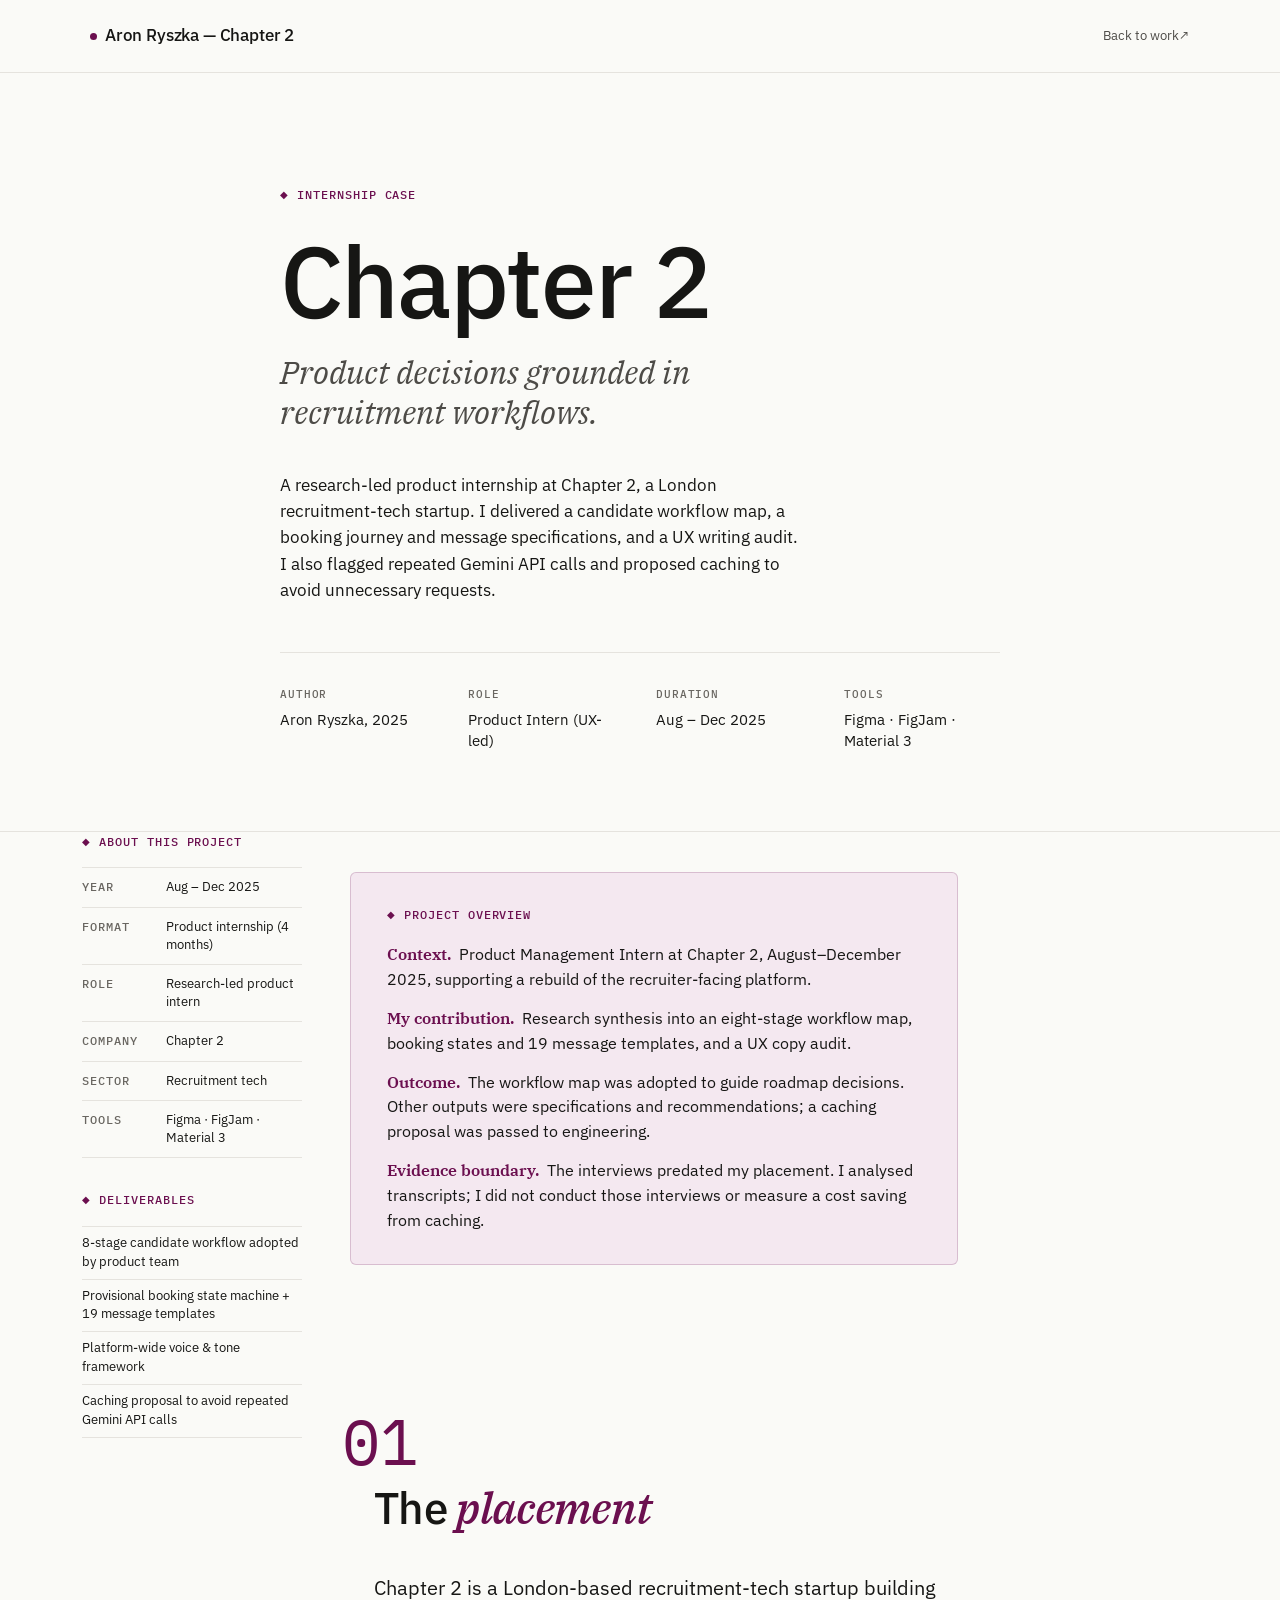
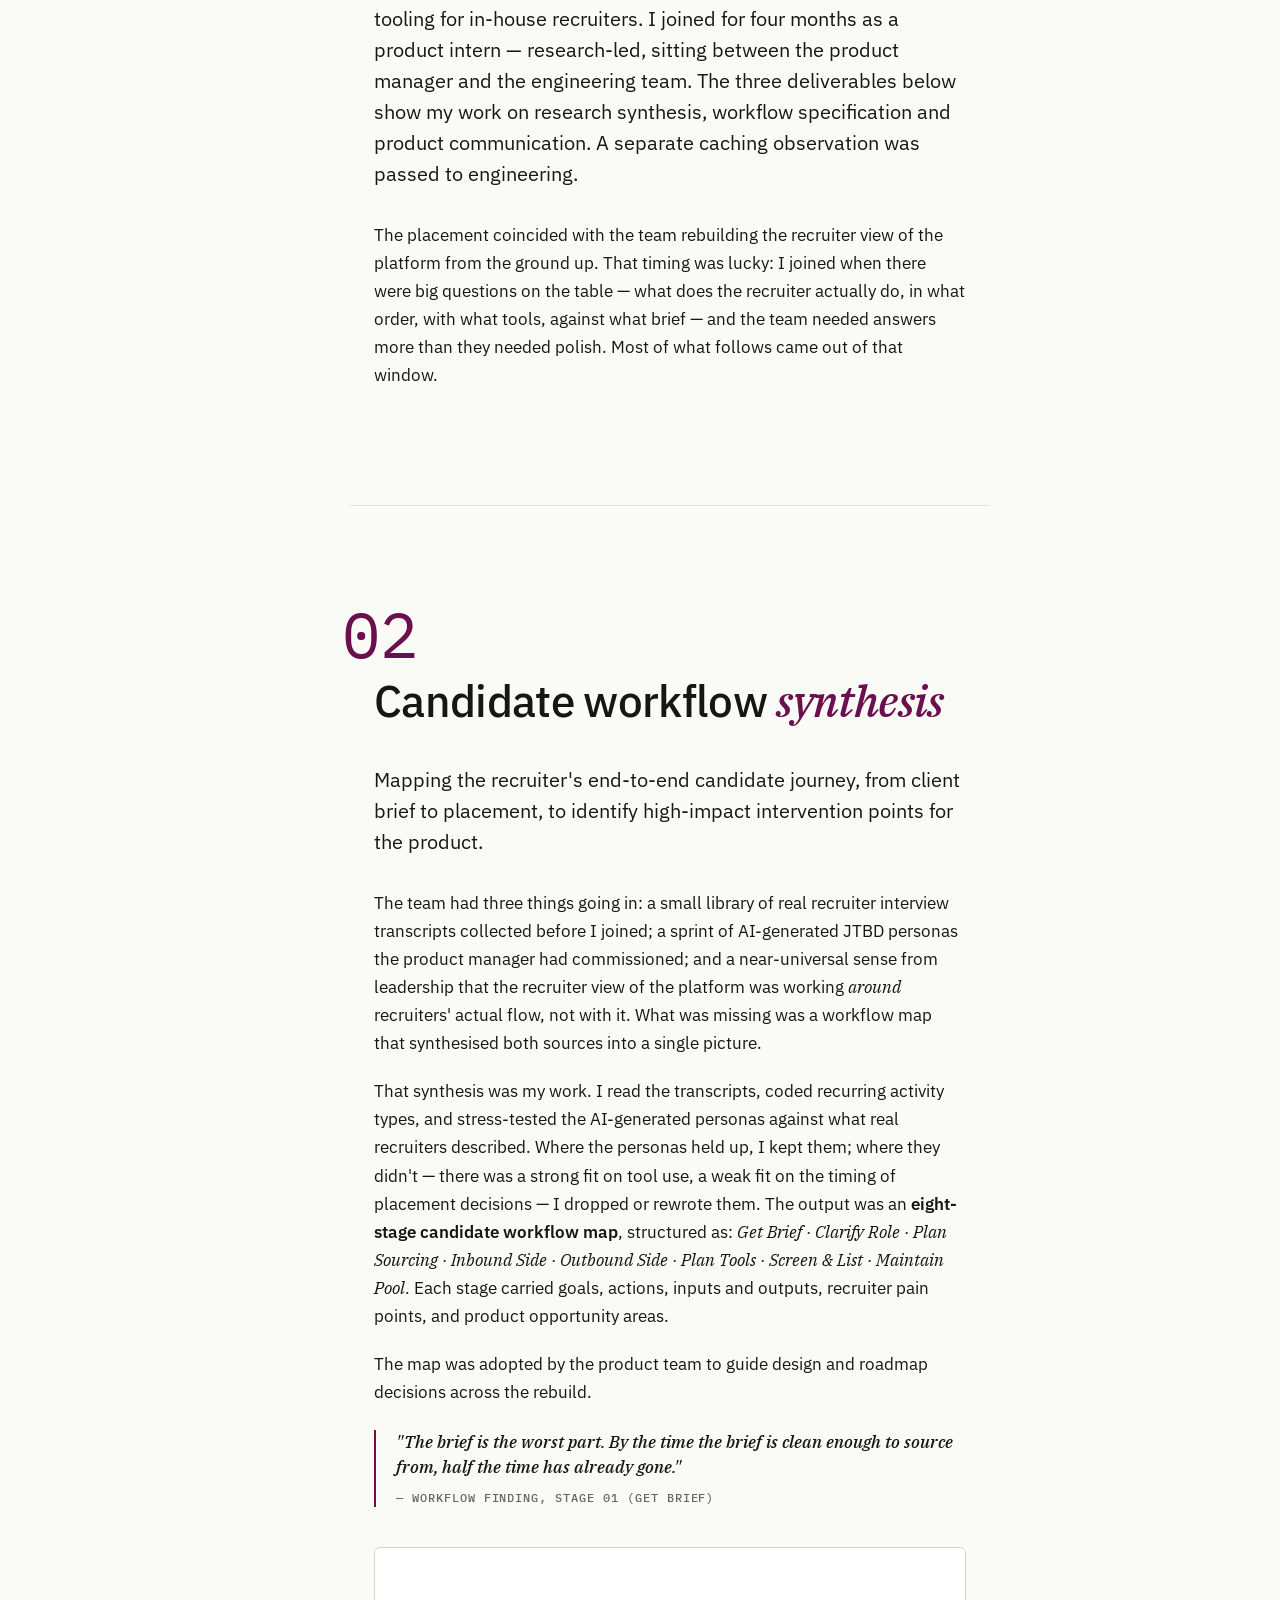
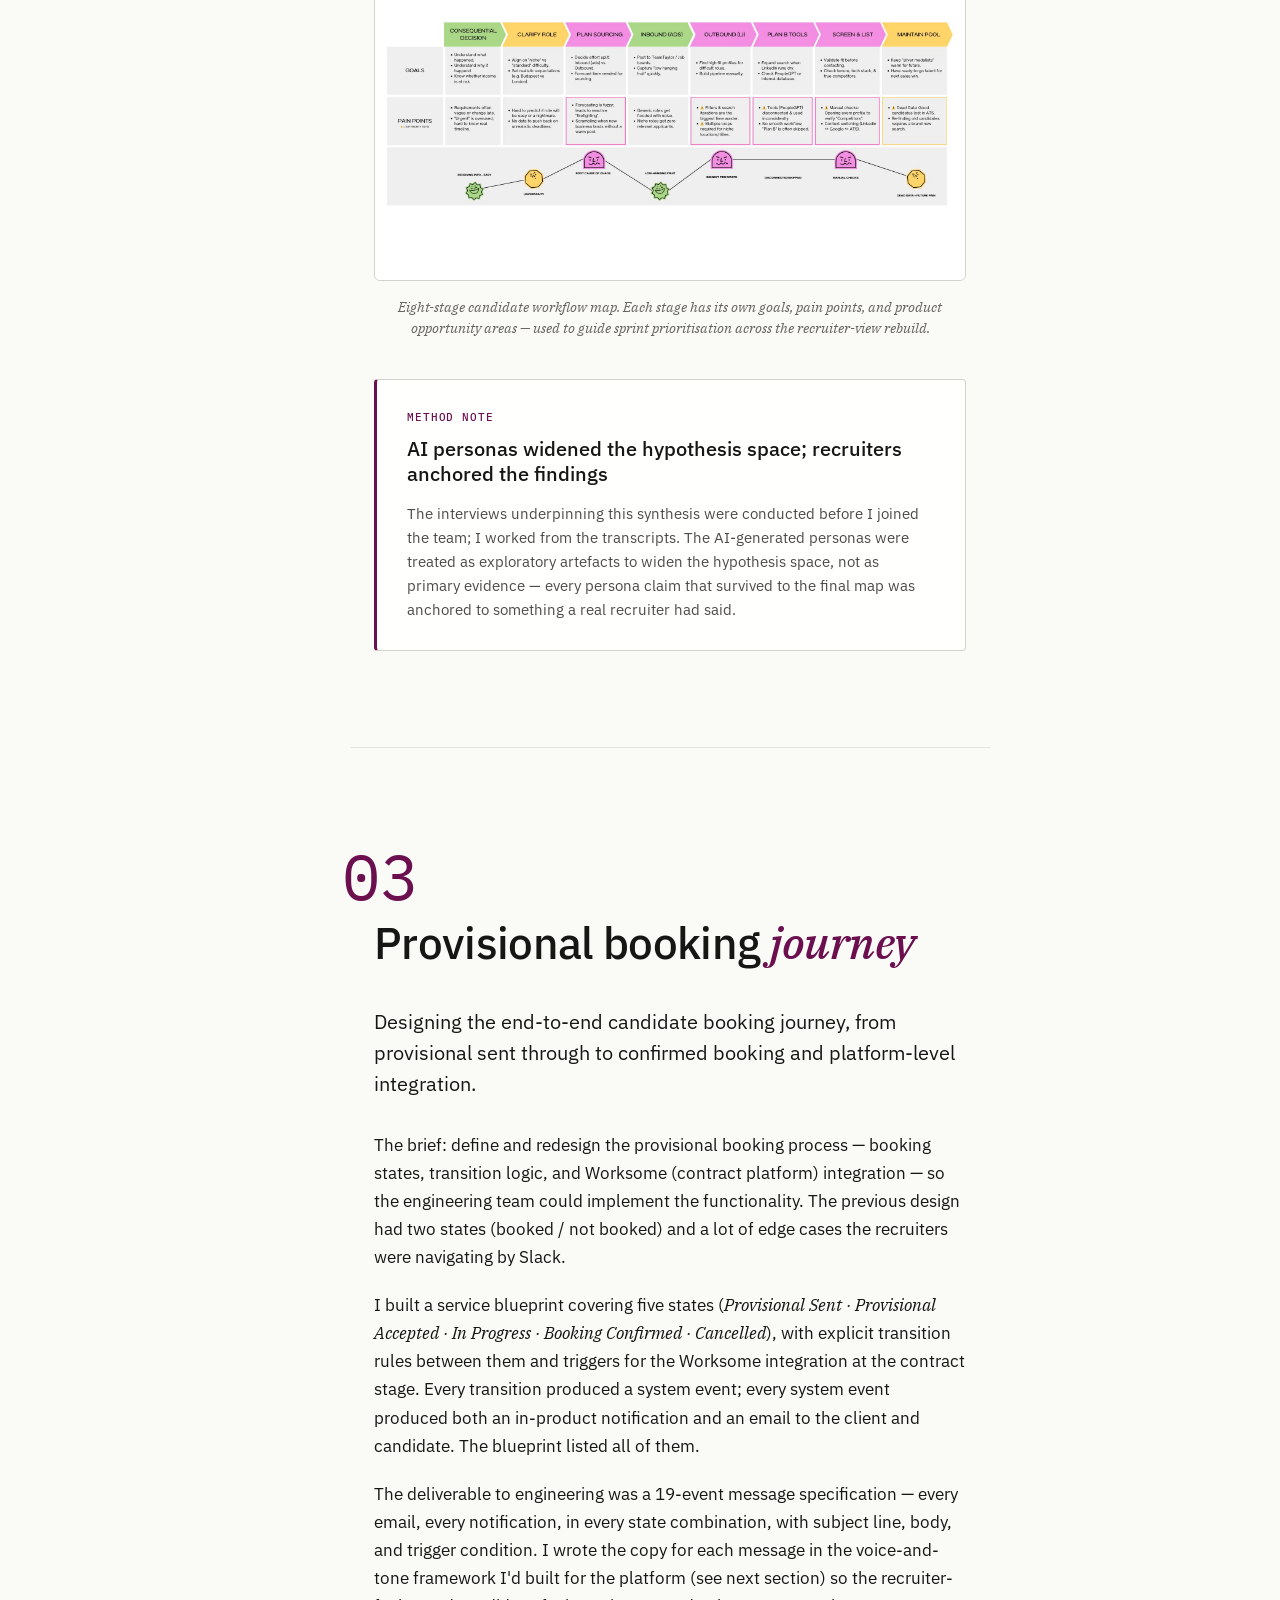
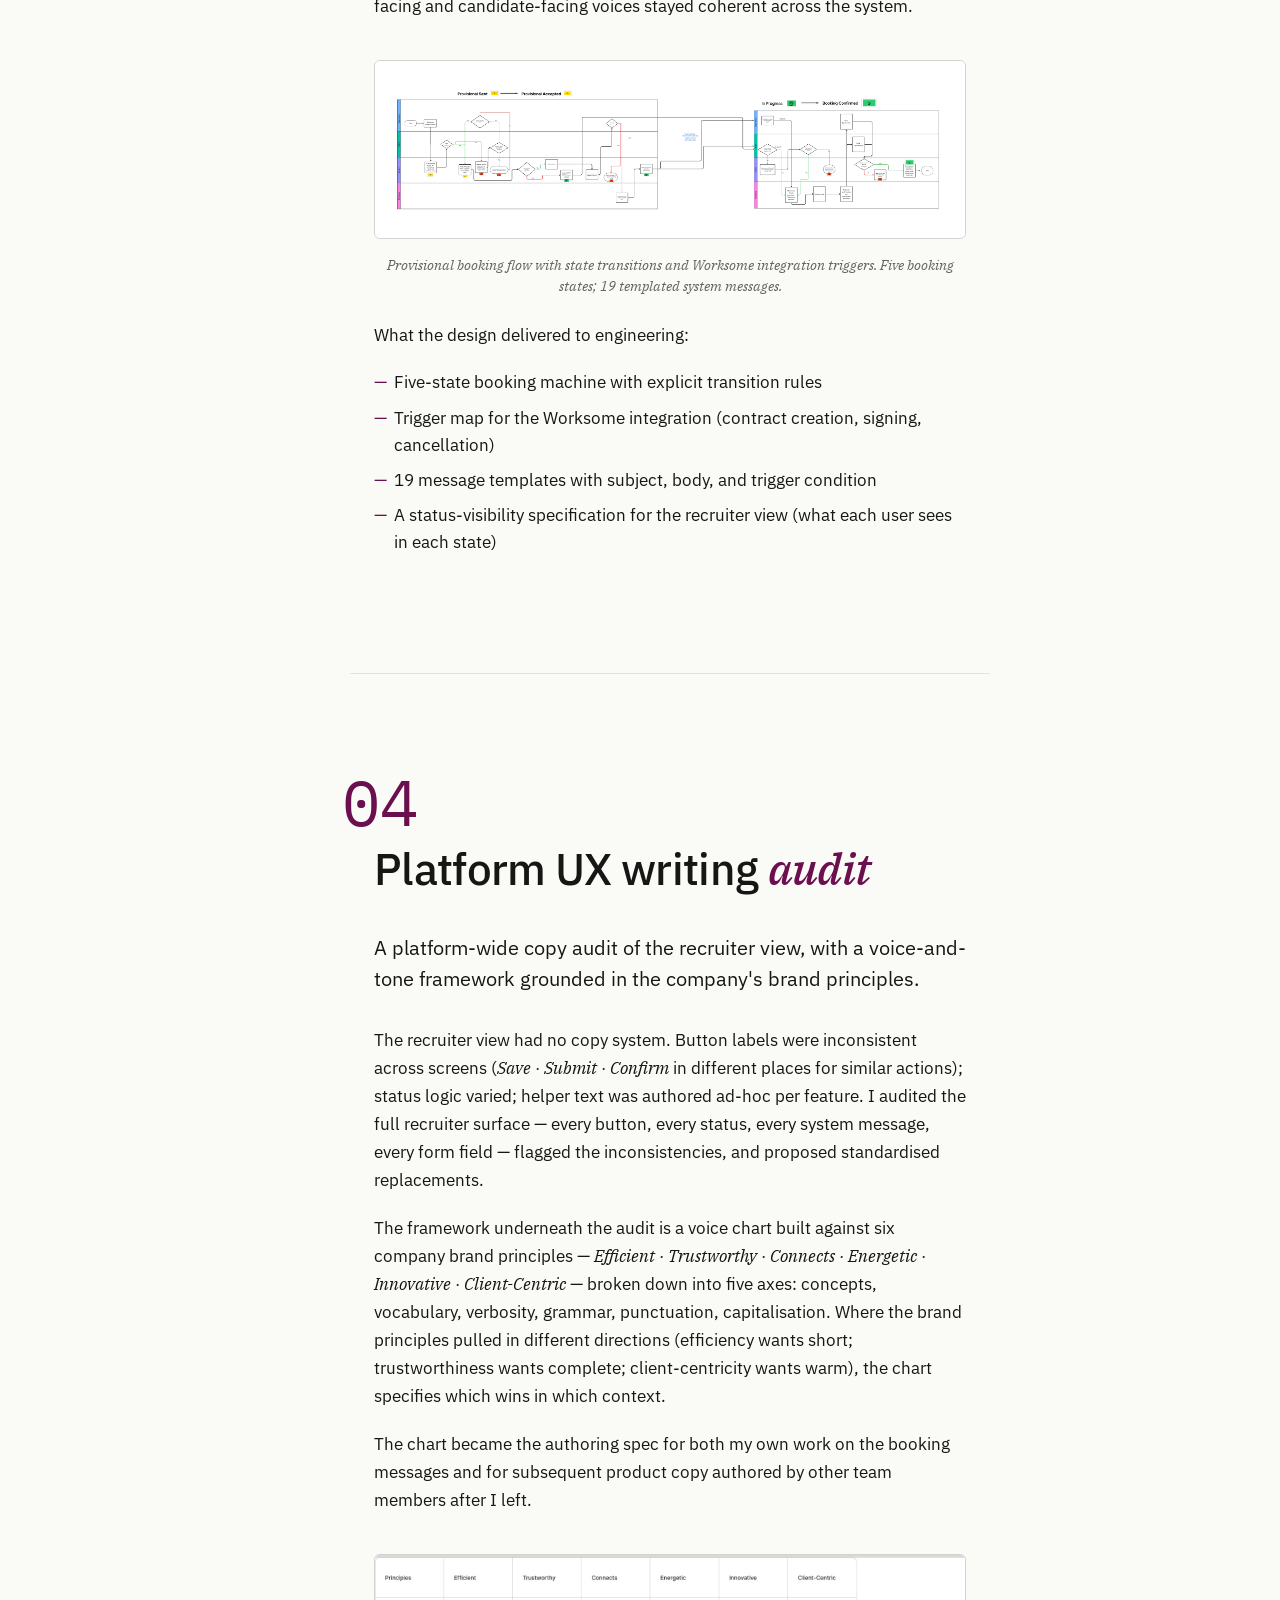
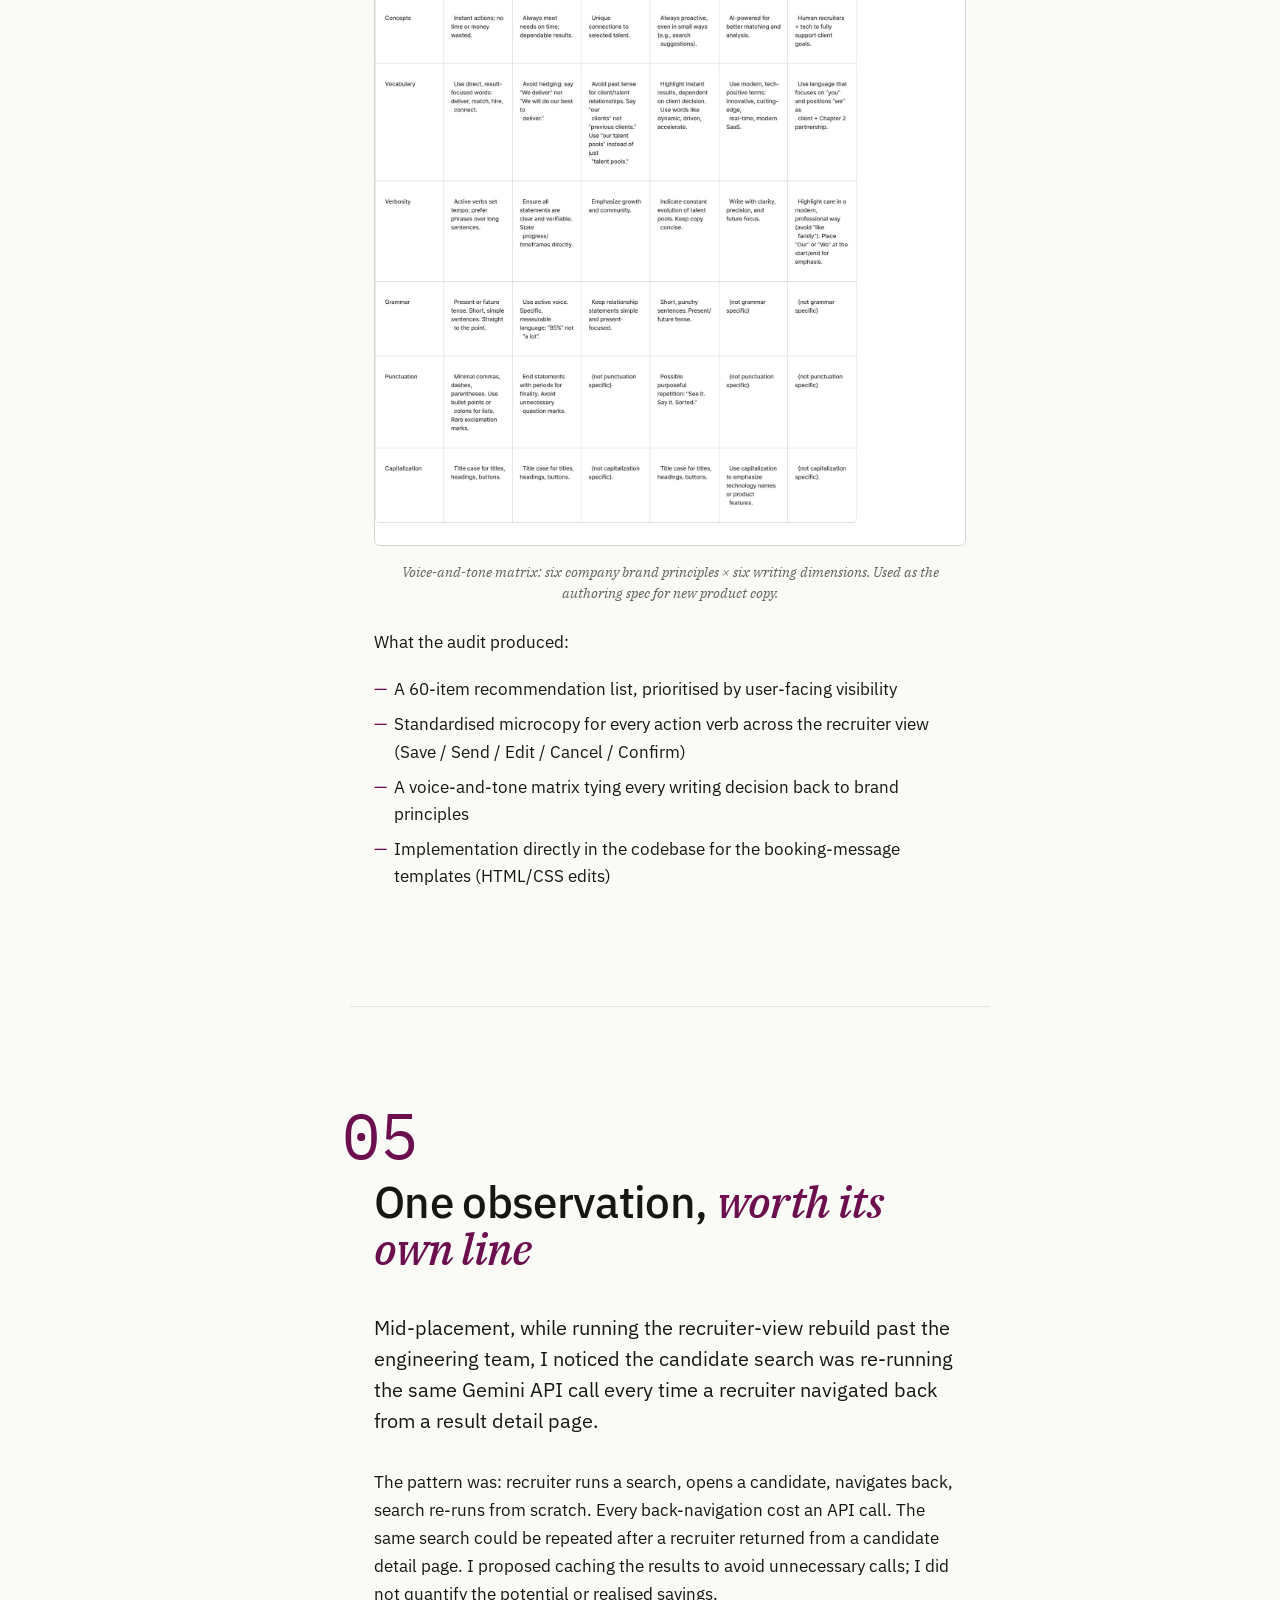
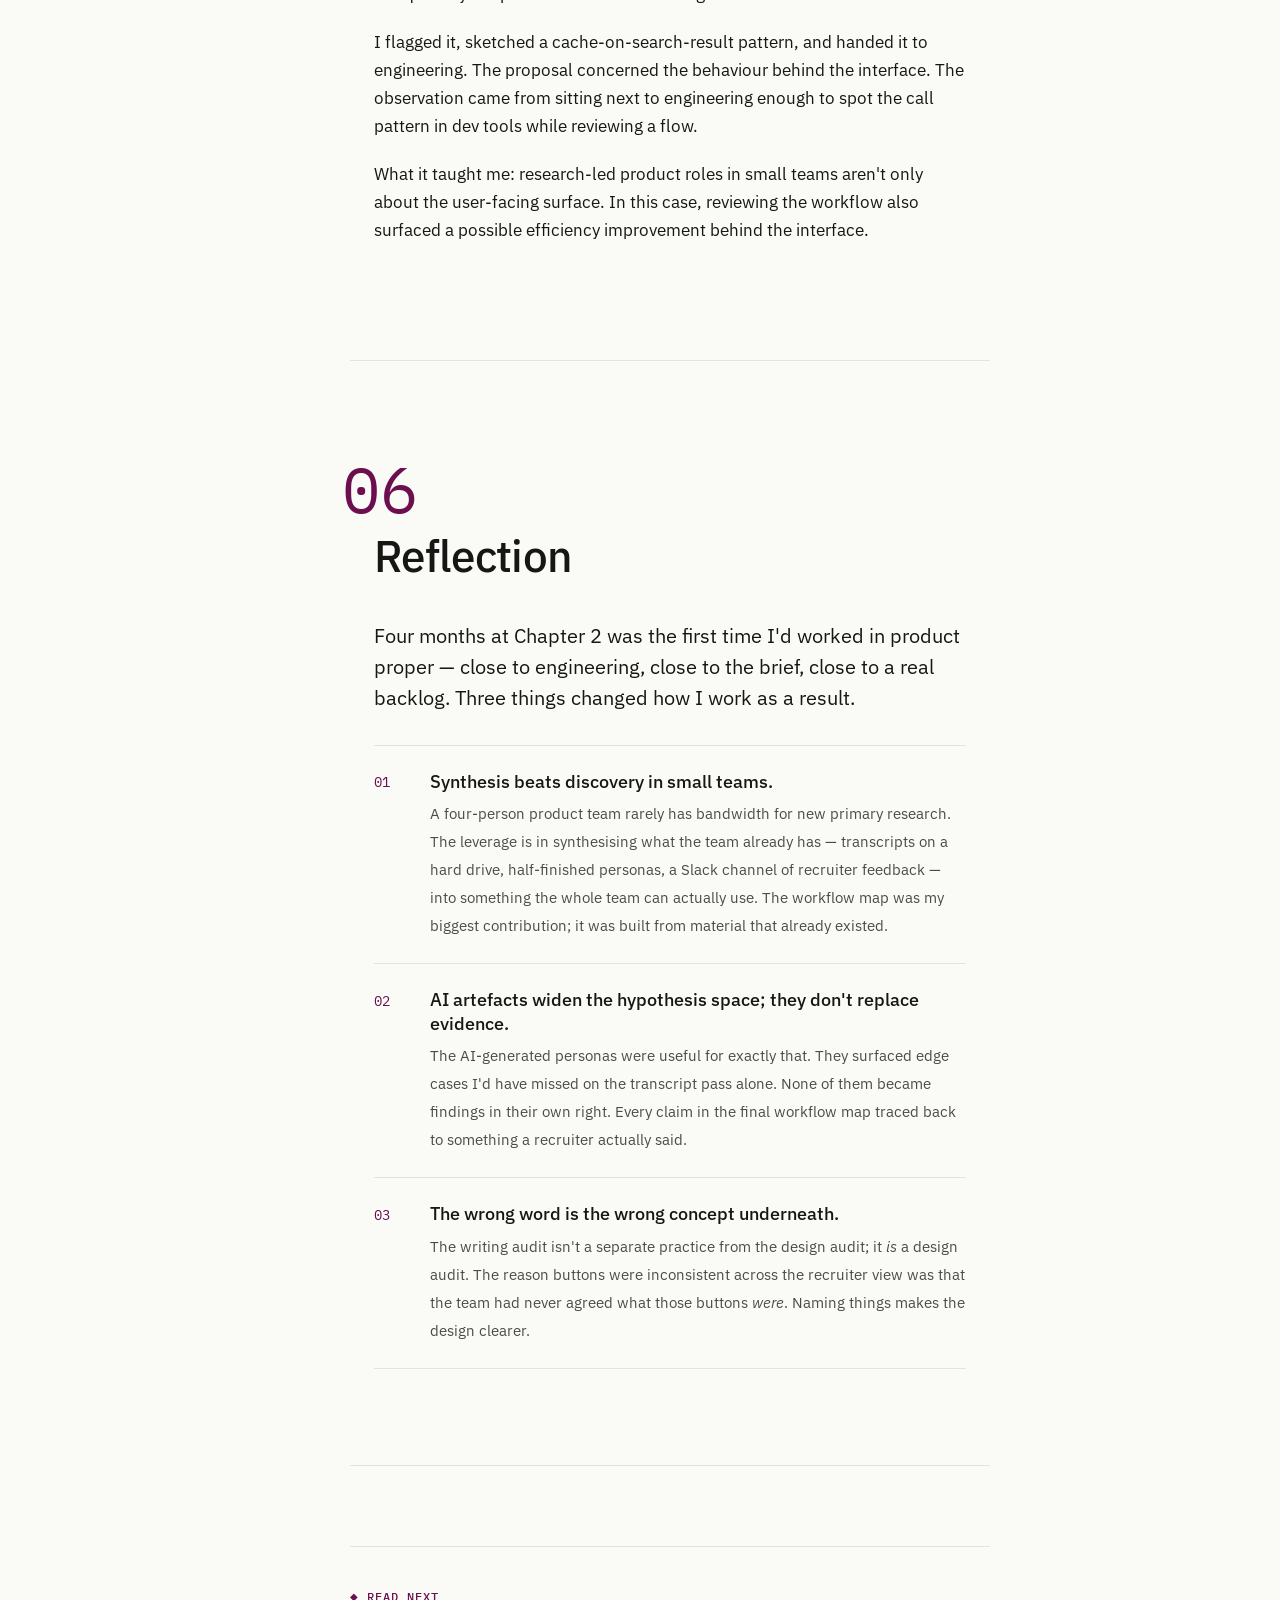
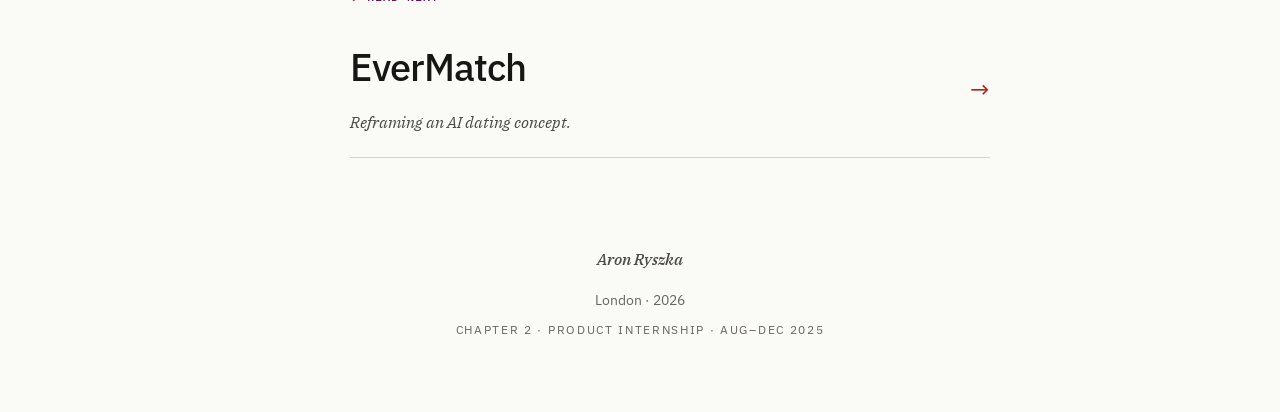
<file: chapter-2.html>
<!DOCTYPE html>
<html lang="en">
<head>
<meta charset="UTF-8">
<meta name="viewport" content="width=device-width, initial-scale=1.0">
<title>Chapter 2 — Product internship work by Aron Ryszka</title>
<meta name="description" content="Four months as a research-led product intern at Chapter 2, a recruitment-tech startup. Research synthesis, booking workflows and UX writing delivered during a product internship.">
<link rel="preconnect" href="https://fonts.googleapis.com">
<link rel="preconnect" href="https://fonts.gstatic.com" crossorigin>
<link href="https://fonts.googleapis.com/css2?family=IBM+Plex+Sans:wght@300;400;500;600&family=IBM+Plex+Serif:ital,wght@0,400;0,500;1,400;1,500&family=IBM+Plex+Mono:wght@400;500;600&display=swap" rel="stylesheet">
<style>
  :root {
    --bg: #FAFAF7;
    --paper: #FFFFFE;
    --paper-alt: #EFEEE9;
    --border: #D4D2CC;
    --border-soft: #E5E3DE;
    --ink: #161614;
    --ink-soft: #4D4B47;
    --ink-mute: #8B8884;
    --accent: #6B0F4F;
    --accent-soft: #F4E8F0;
    --accent-deep: #50083A;
    --commit: #2D5A3E;
    --commit-soft: #E8F0EA;
    --stale: #A67100;
    --stale-soft: #F8EFD8;
    --danger: #9E2A24;
    --danger-soft: #F8E8E7;
    --theory: #7B5EA7;
    --regulation: #4A6FA5;
    --research: #2A7F6F;

    --sans:  'IBM Plex Sans', 'Inter', system-ui, sans-serif;
    --serif: 'IBM Plex Serif', Georgia, serif;
    --mono:  'IBM Plex Mono', 'JetBrains Mono', 'SF Mono', Menlo, monospace;

    --container: min(720px, calc(100% - 3rem));
    --container-wide: min(940px, calc(100% - 3rem));
    --container-full: min(1100px, calc(100% - 3rem));
  }

  * { box-sizing: border-box; }
  html { scroll-behavior: smooth; }
  body {
    margin: 0;
    background: var(--bg);
    color: var(--ink);
    font-family: var(--sans);
    font-size: 17px;
    line-height: 1.65;
    -webkit-font-smoothing: antialiased;
    -moz-osx-font-smoothing: grayscale;
    text-rendering: optimizeLegibility;
  }

  /* ── Reusable layout ─────────────────────────────────────────── */
  .container { width: var(--container); margin-inline: auto; }
  .container-wide { width: var(--container-wide); margin-inline: auto; }
  .container-full { width: var(--container-full); margin-inline: auto; }

  /* ── Top nav ─────────────────────────────────────────────────── */
  .topnav {
    position: sticky; top: 0; z-index: 50;
    background: color-mix(in srgb, var(--bg) 88%, transparent);
    backdrop-filter: saturate(120%) blur(8px);
    -webkit-backdrop-filter: saturate(120%) blur(8px);
    border-bottom: 1px solid var(--border-soft);
  }
  .topnav-inner {
    display: flex; align-items: center; justify-content: space-between;
    width: var(--container-full); margin-inline: auto;
    padding: 0.875rem 0;
  }
  .topnav-mark {
    font-family: var(--sans); font-weight: 500;
    font-size: 1.0625rem; letter-spacing: -0.01em;
    color: var(--ink);
    text-decoration: none;
    display: inline-flex; align-items: center; gap: 0.5rem;
  }
  .topnav-mark::before {
    content: ""; width: 7px; height: 7px; border-radius: 50%;
    background: var(--accent);
  }
  .topnav-links {
    display: none;
    gap: 1.75rem;
    font-size: 0.8125rem;
    color: var(--ink-soft);
  }
  .topnav-links a {
    color: inherit; text-decoration: none;
    transition: color 150ms ease;
  }
  .topnav-links a:hover { color: var(--accent); }
  @media (min-width: 760px) {
    .topnav-links { display: flex; }
  }

  /* ── Hero ────────────────────────────────────────────────────── */
  .hero {
    padding: 4rem 0 3.5rem;
    border-bottom: 1px solid var(--border-soft);
  }
  @media (min-width: 760px) {
    .hero { padding: 7rem 0 5rem; }
  }
  .eyebrow {
    font-family: var(--mono);
    font-size: 0.75rem;
    text-transform: uppercase;
    letter-spacing: 0.08em;
    color: var(--accent);
    margin: 0 0 1.75rem;
    font-weight: 500;
  }
  .eyebrow::before {
    content: "◆";
    margin-right: 0.5rem;
    font-size: 0.625rem;
    vertical-align: 0.1em;
    color: var(--accent);
  }
  h1.title {
    font-family: var(--sans);
    font-weight: 500;
    font-size: clamp(3.25rem, 9vw, 6.25rem);
    line-height: 0.95;
    letter-spacing: -0.02em;
    margin: 0 0 1.5rem;
    color: var(--ink);
  }
  .dek {
    font-family: var(--serif);
    font-style: italic;
    font-weight: 400;
    font-size: clamp(1.375rem, 3vw, 2rem);
    line-height: 1.25;
    color: var(--ink-soft);
    margin: 0 0 2.5rem;
    max-width: 32ch;
  }
  .lede {
    font-family: var(--sans);
    font-weight: 400;
    font-size: clamp(1.0625rem, 1.3vw, 1.1875rem);
    line-height: 1.55;
    color: var(--ink);
    margin: 0 0 3rem;
    max-width: 52ch;
  }
  .meta {
    display: grid;
    grid-template-columns: repeat(2, 1fr);
    gap: 1.25rem 2rem;
    margin: 0;
    padding-top: 2rem;
    border-top: 1px solid var(--border-soft);
  }
  @media (min-width: 640px) {
    .meta { grid-template-columns: repeat(4, 1fr); }
  }
  .meta > div { margin: 0; }
  .meta dt {
    font-family: var(--mono);
    font-size: 0.6875rem;
    text-transform: uppercase;
    letter-spacing: 0.08em;
    color: var(--ink-mute);
    margin-bottom: 0.375rem;
    font-weight: 500;
  }
  .meta dd {
    margin: 0;
    font-size: 0.9375rem;
    color: var(--ink);
    line-height: 1.4;
    font-variant-numeric: tabular-nums;
  }

  /* ── Sections ────────────────────────────────────────────────── */
  section {
    padding: 4rem 0;
    border-bottom: 1px solid var(--border-soft);
  }
  @media (min-width: 760px) {
    section { padding: 6rem 0; }
  }

  .section-head { margin-bottom: 2.5rem; }
  .section-num {
    font-family: var(--mono);
    font-weight: 400;
    font-size: clamp(2.25rem, 4vw, 3rem);
    letter-spacing: 0;
    color: var(--accent);
    margin: 0 0 0.5rem;
    line-height: 1;
  }
  .section-num::after { content: none; }
  @media (min-width: 960px) {
    .section-num {
      font-size: clamp(2.75rem, 5vw, 4.25rem);
      position: relative;
      margin-left: -2rem;
      margin-bottom: 0.75rem;
    }
  }
  h2.section-title {
    font-family: var(--sans);
    font-weight: 500;
    font-size: clamp(1.875rem, 4vw, 2.75rem);
    line-height: 1.05;
    letter-spacing: -0.015em;
    margin: 0;
    color: var(--ink);
    max-width: 22ch;
  }
  h2.section-title em {
    font-family: var(--serif);
    font-style: italic;
    color: var(--accent);
    font-weight: 500;
  }

  /* ── Body prose ──────────────────────────────────────────────── */
  .prose { max-width: 38rem; }
  .prose p {
    margin: 0 0 1.25rem;
    color: var(--ink);
  }
  .prose p.lead {
    font-family: var(--sans);
    font-size: 1.25rem;
    line-height: 1.55;
    color: var(--ink);
    margin-bottom: 2rem;
    max-width: 30em;
  }
  .prose strong {
    font-weight: 600;
    color: var(--ink);
  }
  .prose em {
    font-family: var(--serif);
    font-style: italic;
    font-weight: 400;
  }
  .prose a {
    color: var(--accent);
    text-decoration: underline;
    text-decoration-thickness: 1px;
    text-underline-offset: 3px;
    text-decoration-color: color-mix(in srgb, var(--accent) 50%, transparent);
    transition: text-decoration-color 150ms ease;
  }
  .prose a:hover {
    text-decoration-color: var(--accent);
  }
  .prose code {
    font-family: var(--mono);
    font-size: 0.875em;
    background: var(--paper);
    padding: 0.125em 0.4em;
    border-radius: 3px;
    border: 1px solid var(--border);
    color: var(--ink);
  }
  .cite {
    color: var(--ink-mute);
    font-size: 0.9em;
  }

  /* ── Failure modes list ──────────────────────────────────────── */
  .failures {
    list-style: none;
    margin: 0 0 2rem;
    padding: 0;
    counter-reset: failure;
    max-width: 38rem;
  }
  .failures li {
    counter-increment: failure;
    position: relative;
    padding: 1.25rem 0 1.25rem 3.25rem;
    border-top: 1px solid var(--border-soft);
  }
  .failures li:last-child { border-bottom: 1px solid var(--border-soft); }
  .failures li::before {
    content: counter(failure, decimal-leading-zero);
    position: absolute;
    left: 0; top: 1.3rem;
    font-family: var(--mono);
    font-weight: 400;
    font-size: 0.8125rem;
    color: var(--accent);
    letter-spacing: 0;
  }
  .failures strong {
    display: block;
    font-family: var(--sans);
    font-size: 1.0625rem;
    font-weight: 500;
    margin-bottom: 0.25rem;
    color: var(--ink);
  }
  .failures span {
    font-size: 0.9375rem;
    color: var(--ink-soft);
    line-height: 1.55;
  }

  /* ── Propositions grid ───────────────────────────────────────── */
  .props {
    display: grid;
    grid-template-columns: 1fr;
    gap: 1px;
    background: var(--border-soft);
    border: 1px solid var(--border-soft);
    border-radius: 4px;
    overflow: hidden;
    margin: 0;
  }
  @media (min-width: 640px) {
    .props { grid-template-columns: 1fr 1fr; }
  }
  .props > article {
    background: var(--paper);
    padding: 1.75rem 1.75rem 1.875rem;
    position: relative;
  }
  .props .prop-num {
    font-family: var(--serif);
    font-style: italic;
    font-weight: 400;
    font-size: 1.25rem;
    color: var(--accent);
    margin-bottom: 0.75rem;
  }
  .props h3 {
    font-family: var(--sans);
    font-weight: 500;
    font-size: 1.1875rem;
    line-height: 1.25;
    margin: 0 0 0.75rem;
    color: var(--ink);
    letter-spacing: -0.005em;
  }
  .props p {
    margin: 0;
    font-size: 0.9375rem;
    line-height: 1.55;
    color: var(--ink-soft);
  }

  /* ── Live demo link in hero ──────────────────────────────────── */
  .live-link {
    margin: 1.5rem 0 0;
    padding-top: 1.5rem;
    border-top: 1px solid var(--border-soft);
    display: flex;
    align-items: baseline;
    gap: 0.875rem;
    flex-wrap: wrap;
  }
  .live-link a {
    display: inline-flex;
    align-items: center;
    gap: 0.4rem;
    font-family: var(--sans);
    font-size: 0.9375rem;
    font-weight: 500;
    color: var(--accent);
    text-decoration: none;
    padding: 0.5rem 0.9375rem;
    background: var(--accent-soft);
    border: 1px solid color-mix(in srgb, var(--accent) 28%, transparent);
    border-radius: 99px;
    transition: all 180ms ease;
  }
  .live-link a:hover {
    background: var(--accent);
    color: var(--paper);
    border-color: var(--accent);
  }
  .live-link a span { font-size: 0.875em; }
  .live-link-url {
    font-family: var(--mono);
    font-size: 0.8125rem;
    color: var(--ink-mute);
    letter-spacing: -0.005em;
  }

  /* ── Live preview (browser frame) ────────────────────────────── */
  .live-preview { margin: 2.5rem 0 1.5rem; }
  .browser-frame {
    width: 100%;
    max-width: 920px;
    margin: 0 auto;
    background: var(--paper);
    border: 1px solid var(--border);
    border-radius: 10px;
    box-shadow: 0 16px 40px -16px rgba(44, 36, 22, 0.18),
                0 2px 6px rgba(44, 36, 22, 0.05);
    overflow: hidden;
  }
  .browser-bar {
    display: flex;
    align-items: center;
    gap: 0.875rem;
    padding: 0.625rem 0.875rem;
    background: var(--paper-alt);
    border-bottom: 1px solid var(--border-soft);
    font-size: 0.8125rem;
  }
  .browser-dots { display: inline-flex; gap: 0.375rem; flex-shrink: 0; }
  .browser-dots i {
    width: 10px; height: 10px;
    border-radius: 50%;
    background: var(--border);
    display: block;
  }
  .browser-url {
    flex: 1;
    min-width: 0;
    font-family: var(--mono);
    font-size: 0.78125rem;
    color: var(--ink-soft);
    background: var(--paper);
    border: 1px solid var(--border);
    padding: 0.3125rem 0.75rem;
    border-radius: 99px;
    overflow: hidden;
    text-overflow: ellipsis;
    white-space: nowrap;
    text-align: center;
    letter-spacing: -0.005em;
  }
  .browser-url-protocol { color: var(--ink-mute); }
  .browser-open {
    flex-shrink: 0;
    font-family: var(--sans);
    font-size: 0.8125rem;
    font-weight: 500;
    color: var(--accent);
    text-decoration: none;
    padding: 0.3125rem 0.625rem;
    border-radius: 4px;
    transition: background 150ms ease;
    white-space: nowrap;
  }
  .browser-open:hover { background: var(--accent-soft); }
  @media (max-width: 540px) {
    .browser-open { font-size: 0; padding: 0.3125rem; }
    .browser-open span { font-size: 0.875rem; }
  }
  .browser-viewport {
    position: relative;
    aspect-ratio: 1.9;
    background: var(--paper-alt);
    overflow: hidden;
  }
  .browser-viewport-link {
    position: absolute;
    inset: 0;
    display: block;
    cursor: pointer;
    text-decoration: none;
  }
  .browser-fallback {
    position: absolute;
    inset: 0;
    width: 100%;
    height: 100%;
    object-fit: cover;
    object-position: top center;
    display: block;
    transition: transform 600ms cubic-bezier(0.2, 0.6, 0.2, 1);
    /* Defensive: if the image ever fails to load, hide the alt
       text bloat and let the link container show its hover CTA. */
    color: transparent;
    font-size: 0;
    text-indent: -9999px;
    background: var(--paper-alt);
  }
  .browser-viewport-link:hover .browser-fallback {
    transform: scale(1.015);
  }
  .browser-viewport-link::after {
    content: "Open ↗";
    position: absolute;
    bottom: 1rem;
    right: 1rem;
    background: var(--ink);
    color: var(--paper);
    font-family: var(--sans);
    font-size: 0.8125rem;
    font-weight: 500;
    padding: 0.5rem 0.875rem;
    border-radius: 99px;
    opacity: 0;
    transform: translateY(4px);
    transition: opacity 200ms ease, transform 200ms ease;
    pointer-events: none;
    box-shadow: 0 4px 12px rgba(44, 36, 22, 0.2);
  }
  .browser-viewport-link:hover::after,
  .browser-viewport-link:focus-visible::after {
    opacity: 1;
    transform: translateY(0);
  }

  /* ── Workspace figure ────────────────────────────────────────── */
  .figure {
    margin: 2.5rem 0 1.5rem;
    text-align: center;
  }
  .figure svg {
    width: 100%;
    height: auto;
    max-width: 880px;
    display: block;
    margin: 0 auto;
    background: var(--paper);
    border: 1px solid var(--border);
    border-radius: 6px;
  }
  .figure figcaption {
    font-family: var(--serif);
    font-style: italic;
    font-size: 0.875rem;
    color: var(--ink-mute);
    margin-top: 1rem;
    max-width: 42rem;
    margin-inline: auto;
    line-height: 1.5;
  }

  /* ── Commitment callouts ─────────────────────────────────────── */
  .commitments {
    display: grid;
    grid-template-columns: 1fr;
    gap: 1.25rem;
    margin-top: 2.5rem;
  }
  @media (min-width: 760px) {
    .commitments { grid-template-columns: 1fr 1fr; }
  }
  .commitment {
    background: var(--paper);
    border: 1px solid var(--border);
    border-left: 3px solid var(--commit);
    padding: 1.75rem 1.875rem;
    border-radius: 4px;
  }
  .commitment-label {
    font-family: var(--mono);
    font-size: 0.6875rem;
    text-transform: uppercase;
    letter-spacing: 0.08em;
    color: var(--commit);
    margin-bottom: 0.625rem;
    font-weight: 500;
  }
  .commitment h3 {
    font-family: var(--sans);
    font-weight: 500;
    font-size: 1.25rem;
    line-height: 1.25;
    margin: 0 0 1rem;
    color: var(--ink);
  }
  .commitment p {
    font-size: 0.9375rem;
    line-height: 1.6;
    color: var(--ink-soft);
    margin: 0;
  }
  .commitment p + p { margin-top: 0.75rem; }

  /* ── Hero stat (testing wins) ────────────────────────────────── */
  .hero-stat {
    margin: 2.5rem 0 3rem;
    padding: 2.5rem 2rem;
    background: var(--paper);
    border: 1px solid var(--border);
    border-radius: 6px;
    text-align: center;
    position: relative;
  }
  .hero-stat::before, .hero-stat::after {
    content: "";
    position: absolute;
    width: 32px; height: 1px;
    background: var(--accent);
    top: 50%;
  }
  .hero-stat::before { left: -1px; }
  .hero-stat::after  { right: -1px; }
  .hero-stat .stat-num {
    font-family: var(--mono);
    font-weight: 500;
    font-size: clamp(3.5rem, 8vw, 5rem);
    line-height: 1;
    color: var(--accent);
    margin: 0 0 0.75rem;
    letter-spacing: -0.04em;
    font-variant-numeric: tabular-nums;
  }
  .hero-stat .stat-num span {
    font-size: 0.5em;
    color: var(--ink-mute);
    font-style: italic;
    vertical-align: 0.3em;
    margin: 0 0.15em;
  }
  .hero-stat .stat-label {
    font-family: var(--serif);
    font-style: italic;
    font-weight: 500;
    font-size: 1.125rem;
    color: var(--ink);
    max-width: 28rem;
    margin: 0 auto;
    line-height: 1.4;
  }

  /* ── Themes ──────────────────────────────────────────────────── */
  .themes { display: grid; gap: 2.5rem; margin-top: 1rem; }
  .theme {
    max-width: 38rem;
  }
  .theme-head {
    display: flex;
    align-items: baseline;
    gap: 0.75rem;
    flex-wrap: wrap;
    margin-bottom: 0.875rem;
  }
  .theme h3 {
    font-family: var(--sans);
    font-weight: 500;
    font-size: 1.375rem;
    line-height: 1.25;
    margin: 0;
    color: var(--ink);
    letter-spacing: -0.01em;
  }
  .severity {
    display: inline-block;
    font-family: var(--mono);
    font-size: 0.6875rem;
    text-transform: uppercase;
    letter-spacing: 0.08em;
    padding: 0.25rem 0.625rem;
    border-radius: 99px;
    font-weight: 500;
    line-height: 1;
  }
  .severity.major    { background: var(--stale-soft);   color: var(--stale); }
  .severity.critical { background: var(--danger-soft);  color: var(--danger); }
  .severity.moderate { background: var(--paper-alt);    color: var(--ink-soft); }
  .severity.win      { background: var(--commit-soft);  color: var(--commit); }
  .theme p {
    margin: 0 0 1rem;
    color: var(--ink);
    line-height: 1.65;
  }

  /* ── Pull quotes ─────────────────────────────────────────────── */
  blockquote.quote {
    margin: 1.5rem 0;
    padding: 0 0 0 1.25rem;
    border-left: 2px solid var(--accent);
    font-family: var(--serif);
    font-style: italic;
    font-weight: 500;
    font-size: 1.0625rem;
    line-height: 1.5;
    color: var(--ink);
    max-width: 36em;
  }
  blockquote.quote cite {
    display: block;
    margin-top: 0.5rem;
    font-family: var(--mono);
    font-style: normal;
    font-size: 0.75rem;
    text-transform: uppercase;
    letter-spacing: 0.08em;
    color: var(--ink-mute);
    font-weight: 500;
  }

  /* ── Implications list ───────────────────────────────────────── */
  .impl {
    list-style: none;
    margin: 1rem 0 0;
    padding: 0;
    counter-reset: imp;
    max-width: 38rem;
  }
  .impl li {
    counter-increment: imp;
    position: relative;
    padding: 1.5rem 0 1.5rem 3.5rem;
    border-top: 1px solid var(--border-soft);
  }
  .impl li:last-child { border-bottom: 1px solid var(--border-soft); }
  .impl li::before {
    content: counter(imp, decimal-leading-zero);
    position: absolute;
    left: 0; top: 1.6rem;
    font-family: var(--mono);
    font-weight: 400;
    font-size: 0.875rem;
    color: var(--accent);
  }
  .impl strong {
    display: block;
    font-family: var(--sans);
    font-weight: 500;
    font-size: 1.125rem;
    margin-bottom: 0.375rem;
    color: var(--ink);
    line-height: 1.3;
  }
  .impl span {
    font-size: 0.9375rem;
    line-height: 1.6;
    color: var(--ink-soft);
  }

  /* ── Footer ──────────────────────────────────────────────────── */
  footer {
    padding: 3.5rem 0 4rem;
    color: var(--ink-mute);
    text-align: center;
  }
  footer p {
    margin: 0 0 0.5rem;
    font-size: 0.875rem;
  }
  footer p.mark {
    font-family: var(--serif);
    font-style: italic;
    font-weight: 500;
    font-size: 1rem;
    color: var(--ink-soft);
    margin-bottom: 1rem;
  }
  footer .colophon {
    font-size: 0.75rem;
    text-transform: uppercase;
    letter-spacing: 0.14em;
    color: var(--ink-mute);
  }

  /* ── Focus state ─────────────────────────────────────────────── */
  a:focus-visible {
    outline: 2px solid var(--accent);
    outline-offset: 3px;
    border-radius: 2px;
  }

  /* ── Tiny helpers ────────────────────────────────────────────── */
  .small-cap {
    font-size: 0.6875rem;
    text-transform: uppercase;
    letter-spacing: 0.14em;
    font-weight: 500;
    color: var(--ink-mute);
  }


  /* ── Photographic figure (img) ───────────────────────────────── */
  .figure img {
    width: 100%;
    height: auto;
    max-width: 920px;
    display: block;
    margin: 0 auto;
    background: var(--paper);
    border: 1px solid var(--border);
    border-radius: 6px;
  }
  .figure--wide img {
    max-width: 940px;
  }


  /* ── Prose sub-heads and lists ───────────────────────────────── */
  .prose h3 {
    font-family: var(--sans);
    font-weight: 500;
    font-size: 1.375rem;
    line-height: 1.25;
    letter-spacing: -0.01em;
    color: var(--ink);
    margin: 2rem 0 0.875rem;
  }
  .prose ul {
    margin: 0 0 1.25rem;
    padding-left: 1.25rem;
    list-style: none;
    max-width: 38rem;
  }
  .prose ul li {
    position: relative;
    margin-bottom: 0.5rem;
    line-height: 1.6;
    color: var(--ink);
  }
  .prose ul li::before {
    content: "—";
    position: absolute;
    left: -1.25rem;
    color: var(--accent);
  }


  /* Keep the back-link reachable on mobile */
  .topnav-links { display: flex; }
  .topnav-links a { white-space: nowrap; }

  /* ── Mono ────────────────────────────────────────────────────── */
  .mono {
    font-family: var(--mono);
    font-size: 0.875em;
    background: var(--paper-alt);
    padding: 0.125em 0.4em;
    border-radius: 3px;
    border: 1px solid var(--border);
    color: var(--ink);
  }

  /* ── Case article grid ───────────────────────────────────────── */
  .case-article { display: block; }
  @media (min-width: 960px) {
    .case-article {
      display: grid;
      grid-template-columns: 220px minmax(0, 640px) 1fr;
      gap: 3rem;
      max-width: 1180px;
      margin-inline: auto;
      padding-inline: 2rem;
      align-items: start;
    }
    .case-sidebar--desktop { grid-column: 1; }
    .case-content { grid-column: 2; }
  }

  /* ── Summary card ────────────────────────────────────────────── */
  .summary-card {
    margin: 2.5rem 0 3rem;
    padding: 1.75rem 1.75rem 1.875rem;
    background: var(--accent-soft);
    border: 1px solid color-mix(in srgb, var(--accent) 20%, transparent);
    border-radius: 6px;
    max-width: 38rem;
  }
  @media (min-width: 760px) {
    .summary-card { padding: 2rem 2.25rem; }
  }
  .summary-card .eyebrow { margin-bottom: 1.125rem; }
  .summary-card p:not(.eyebrow) {
    margin: 0 0 0.875rem;
    font-size: 1rem;
    line-height: 1.55;
    color: var(--ink);
  }
  .summary-card p:not(.eyebrow):last-child { margin-bottom: 0; }
  .summary-card p em {
    font-family: var(--serif);
    font-style: italic;
    font-weight: 500;
    color: var(--accent);
    margin-right: 0.25rem;
  }

  /* ── Desktop sidebar ─────────────────────────────────────────── */
  .case-sidebar--desktop {
    display: none;
  }
  @media (min-width: 960px) {
    .case-sidebar--desktop {
      display: block;
      position: sticky;
      top: 96px;
      align-self: start;
    }
  }
  .case-sidebar--desktop .eyebrow { margin-bottom: 1rem; }
  .case-sidebar--desktop .eyebrow-spaced { margin-top: 2rem; }
  .sidebar-fields {
    margin: 0;
    padding: 0;
    font-variant-numeric: tabular-nums;
  }
  .sidebar-fields > div {
    display: grid;
    grid-template-columns: 4.5rem 1fr;
    gap: 0.75rem;
    padding: 0.625rem 0;
    border-top: 1px solid var(--border-soft);
  }
  .sidebar-fields > div:last-child { border-bottom: 1px solid var(--border-soft); }
  .sidebar-fields dt {
    font-family: var(--mono);
    font-size: 0.75rem;
    text-transform: uppercase;
    letter-spacing: 0.08em;
    color: var(--ink-mute);
    font-weight: 500;
    line-height: 1.4;
    padding-top: 0.0625rem;
  }
  .sidebar-fields dd {
    margin: 0;
    font-size: 0.8125rem;
    line-height: 1.4;
    color: var(--ink);
  }
  .sidebar-outcomes {
    list-style: none;
    padding: 0;
    margin: 0;
  }
  .sidebar-outcomes li {
    font-size: 0.8125rem;
    line-height: 1.45;
    color: var(--ink);
    padding: 0.4375rem 0;
    border-top: 1px solid var(--border-soft);
  }
  .sidebar-outcomes li:last-child { border-bottom: 1px solid var(--border-soft); }

  /* ── Mobile sidebar accordion ────────────────────────────────── */
  .case-sidebar-mobile {
    margin: 1.5rem 0 2rem;
    padding: 0;
    border-top: 1px solid var(--border-soft);
    border-bottom: 1px solid var(--border-soft);
  }
  @media (min-width: 960px) {
    .case-sidebar-mobile { display: none; }
  }
  .case-sidebar-mobile > summary {
    padding: 1rem 0;
    cursor: pointer;
    font-family: var(--mono);
    font-size: 0.6875rem;
    text-transform: uppercase;
    letter-spacing: 0.08em;
    color: var(--accent);
    font-weight: 500;
    list-style: none;
  }
  .case-sidebar-mobile > summary::-webkit-details-marker { display: none; }
  .case-sidebar-mobile[open] > summary { padding-bottom: 0.5rem; }
  .case-sidebar-mobile > *:not(summary) { padding-bottom: 1rem; }

  /* ── Read next ────────────────────────────────────────────────── */
  .read-next {
    margin: 5rem 0 2rem;
    padding-top: 2.5rem;
    border-top: 1px solid var(--border-soft);
  }
  .read-next .eyebrow {
    margin-bottom: 1.25rem;
  }
  .read-next-link {
    display: grid;
    grid-template-columns: 1fr auto;
    align-items: end;
    gap: 1rem 2rem;
    text-decoration: none;
    color: var(--ink);
    padding: 1.25rem 0 1.5rem;
    border-bottom: 1px solid var(--border);
    transition: border-color 200ms ease, padding 200ms ease;
  }
  .read-next-link:hover {
    border-bottom-color: var(--accent);
    padding-bottom: 1.875rem;
  }
  .read-next-title {
    display: block;
    font-family: var(--sans);
    font-weight: 500;
    font-size: clamp(1.75rem, 3vw, 2.5rem);
    line-height: 1.05;
    letter-spacing: -0.025em;
    color: var(--ink);
    margin: 0 0 0.5rem;
    grid-column: 1;
    grid-row: 1;
  }
  .read-next-dek {
    display: block;
    font-family: var(--serif);
    font-style: italic;
    font-size: 1rem;
    line-height: 1.4;
    color: var(--ink-soft);
    grid-column: 1;
    grid-row: 2;
    max-width: 36em;
  }
  .read-next-arrow {
    font-family: var(--sans);
    font-size: 1.5rem;
    color: var(--accent);
    grid-column: 2;
    grid-row: 1 / span 2;
    align-self: center;
    transition: transform 200ms ease;
  }
  .read-next-link:hover .read-next-arrow {
    transform: translateX(4px);
  }

  /* ── Lightbox ───────────────────────────────────────────────── */
  .lb-overlay {
    display: none;
    position: fixed;
    inset: 0;
    z-index: 9999;
    background: rgba(0,0,0,0.85);
    cursor: zoom-out;
    align-items: center;
    justify-content: center;
  }
  .lb-overlay.is-open {
    display: flex;
  }
  .lb-overlay img {
    max-width: 95vw;
    max-height: 92vh;
    width: auto;
    height: auto;
    border-radius: 4px;
    box-shadow: 0 8px 48px rgba(0,0,0,0.6);
  }
  .figure--wide img {
    cursor: zoom-in;
  }
</style>
<link rel="stylesheet" href="assets/portfolio-updates.css">
</head>
<body>
<a class="skip-link" href="#main-content">Skip to content</a>

<nav class="topnav" aria-label="Page navigation">
  <div class="topnav-inner">
    <a href="#top" class="topnav-mark">Aron Ryszka — Chapter 2</a>
    <div class="topnav-links">
      <a href="index.html#work">Back to work <span aria-hidden="true">↗</span></a>
    </div>
  </div>
</nav>

<main id="main-content" tabindex="-1">
<span id="top" aria-hidden="true"></span>

  <!-- ─── Hero ──────────────────────────────────────────────────── -->
  <header class="hero">
    <div class="container">
      <p class="eyebrow">Internship Case</p>
      <h1 class="title">Chapter 2</h1>
      <p class="dek">Product decisions grounded in recruitment workflows.</p>
      <p class="lede">
        A research-led product internship at Chapter 2, a London recruitment-tech startup. I delivered a candidate workflow map, a booking journey and message specifications, and a UX writing audit. I also flagged repeated Gemini API calls and proposed caching to avoid unnecessary requests.
      </p>
      <dl class="meta">
        <div>
          <dt>Author</dt>
          <dd>Aron Ryszka, 2025</dd>
        </div>
        <div>
          <dt>Role</dt>
          <dd>Product Intern (UX-led)</dd>
        </div>
        <div>
          <dt>Duration</dt>
          <dd>Aug – Dec 2025</dd>
        </div>
        <div>
          <dt>Tools</dt>
          <dd>Figma · FigJam · Material 3</dd>
        </div>
      </dl>
    </div>
  </header>

  <div class="case-article">

    <aside class="case-sidebar case-sidebar--desktop" aria-label="About this project">
      <p class="eyebrow">About this project</p>
      <dl class="sidebar-fields">
        <div><dt>Year</dt><dd>Aug – Dec 2025</dd></div>
        <div><dt>Format</dt><dd>Product internship (4 months)</dd></div>
        <div><dt>Role</dt><dd>Research-led product intern</dd></div>
        <div><dt>Company</dt><dd>Chapter 2</dd></div>
        <div><dt>Sector</dt><dd>Recruitment tech</dd></div>
        <div><dt>Tools</dt><dd>Figma · FigJam · Material 3</dd></div>
      </dl>
      <p class="eyebrow eyebrow-spaced">Deliverables</p>
      <ul class="sidebar-outcomes">
        <li>8-stage candidate workflow adopted by product team</li>
        <li>Provisional booking state machine + 19 message templates</li>
        <li>Platform-wide voice &amp; tone framework</li>
        <li>Caching proposal to avoid repeated Gemini API calls</li>
      </ul>
    </aside>

    <div class="case-content">

      <details class="case-sidebar-mobile">
        <summary>About this project ↓</summary>
        <dl class="sidebar-fields">
          <div><dt>Year</dt><dd>Aug – Dec 2025</dd></div>
          <div><dt>Format</dt><dd>Product internship (4 months)</dd></div>
          <div><dt>Role</dt><dd>Research-led product intern</dd></div>
          <div><dt>Company</dt><dd>Chapter 2</dd></div>
          <div><dt>Sector</dt><dd>Recruitment tech</dd></div>
          <div><dt>Tools</dt><dd>Figma · FigJam · Material 3</dd></div>
        </dl>
        <p class="eyebrow">Deliverables</p>
        <ul class="sidebar-outcomes">
          <li>8-stage candidate workflow adopted by product team</li>
          <li>Provisional booking state machine + 19 message templates</li>
          <li>Platform-wide voice &amp; tone framework</li>
          <li>Caching proposal to avoid repeated Gemini API calls</li>
        </ul>
      </details>

      <aside class="summary-card" aria-label="Project overview">
        <p class="eyebrow">Project overview</p>
        <p><em>Context.</em> Product Management Intern at Chapter 2, August–December 2025, supporting a rebuild of the recruiter-facing platform.</p>
        <p><em>My contribution.</em> Research synthesis into an eight-stage workflow map, booking states and 19 message templates, and a UX copy audit.</p>
        <p><em>Outcome.</em> The workflow map was adopted to guide roadmap decisions. Other outputs were specifications and recommendations; a caching proposal was passed to engineering.</p>
        <p><em>Evidence boundary.</em> The interviews predated my placement. I analysed transcripts; I did not conduct those interviews or measure a cost saving from caching.</p>
      </aside>

  <!-- ─── 1. The placement ──────────────────────────────────────── -->
  <section id="placement">
    <div class="container">
      <div class="section-head">
        <p class="section-num">01</p>
        <h2 class="section-title">The <em>placement</em></h2>
      </div>

      <div class="prose">
        <p class="lead">
          Chapter 2 is a London-based recruitment-tech startup building tooling for in-house recruiters. I joined for four months as a product intern — research-led, sitting between the product manager and the engineering team. The three deliverables below show my work on research synthesis, workflow specification and product communication. A separate caching observation was passed to engineering.
        </p>
        <p>
          The placement coincided with the team rebuilding the recruiter view of the platform from the ground up. That timing was lucky: I joined when there were big questions on the table — what does the recruiter actually do, in what order, with what tools, against what brief — and the team needed answers more than they needed polish. Most of what follows came out of that window.
        </p>
      </div>
    </div>
  </section>

  <!-- ─── 2. Candidate workflow synthesis ───────────────────────── -->
  <section id="workflow">
    <div class="container-wide">
      <div class="container" style="width:100%; padding:0; margin:0;">
        <div class="section-head">
          <p class="section-num">02</p>
          <h2 class="section-title">Candidate workflow <em>synthesis</em></h2>
        </div>

        <div class="prose">
          <p class="lead">
            Mapping the recruiter's end-to-end candidate journey, from client brief to placement, to identify high-impact intervention points for the product.
          </p>
          <p>
            The team had three things going in: a small library of real recruiter interview transcripts collected before I joined; a sprint of AI-generated JTBD personas the product manager had commissioned; and a near-universal sense from leadership that the recruiter view of the platform was working <em>around</em> recruiters' actual flow, not with it. What was missing was a workflow map that synthesised both sources into a single picture.
          </p>
          <p>
            That synthesis was my work. I read the transcripts, coded recurring activity types, and stress-tested the AI-generated personas against what real recruiters described. Where the personas held up, I kept them; where they didn't — there was a strong fit on tool use, a weak fit on the timing of placement decisions — I dropped or rewrote them. The output was an <strong>eight-stage candidate workflow map</strong>, structured as: <em>Get Brief · Clarify Role · Plan Sourcing · Inbound Side · Outbound Side · Plan Tools · Screen &amp; List · Maintain Pool.</em> Each stage carried goals, actions, inputs and outputs, recruiter pain points, and product opportunity areas.
          </p>
          <p>
            The map was adopted by the product team to guide design and roadmap decisions across the rebuild.
          </p>
          <blockquote class="quote">
            "The brief is the worst part. By the time the brief is clean enough to source from, half the time has already gone."
            <cite>— Workflow finding, Stage 01 (Get Brief)</cite>
          </blockquote>
        </div>
      </div>

      <figure class="figure figure--wide">
        <img src="assets/chapter-2-workflow-diagram.png" width="1920" height="1080" loading="lazy"
             alt="Eight-stage candidate workflow map: Get Brief, Clarify Role, Plan Sourcing, Inbound Ads, Outbound LinkedIn, Plan B Tools, Screen and List, Maintain Pool. Each stage shows the recruiter's goals and pain points, with a journey arc of severity at the bottom.">
        <figcaption>
          Eight-stage candidate workflow map. Each stage has its own goals, pain points, and product opportunity areas — used to guide sprint prioritisation across the recruiter-view rebuild.
        </figcaption>
      </figure>

      <div class="container" style="width:100%; padding:0; margin:0;">
        <div class="commitments" style="grid-template-columns:1fr; max-width:38rem;">
          <article class="commitment" style="border-left-color:var(--accent);">
            <div class="commitment-label" style="color:var(--accent);">Method note</div>
            <h3>AI personas widened the hypothesis space; recruiters anchored the findings</h3>
            <p>The interviews underpinning this synthesis were conducted before I joined the team; I worked from the transcripts. The AI-generated personas were treated as exploratory artefacts to widen the hypothesis space, not as primary evidence — every persona claim that survived to the final map was anchored to something a real recruiter had said.</p>
          </article>
        </div>
      </div>
    </div>
  </section>

  <!-- ─── 3. Provisional booking journey ────────────────────────── -->
  <section id="booking">
    <div class="container-wide">
      <div class="container" style="width:100%; padding:0; margin:0;">
        <div class="section-head">
          <p class="section-num">03</p>
          <h2 class="section-title">Provisional booking <em>journey</em></h2>
        </div>

        <div class="prose">
          <p class="lead">
            Designing the end-to-end candidate booking journey, from provisional sent through to confirmed booking and platform-level integration.
          </p>
          <p>
            The brief: define and redesign the provisional booking process — booking states, transition logic, and Worksome (contract platform) integration — so the engineering team could implement the functionality. The previous design had two states (booked / not booked) and a lot of edge cases the recruiters were navigating by Slack.
          </p>
          <p>
            I built a service blueprint covering five states (<em>Provisional Sent · Provisional Accepted · In Progress · Booking Confirmed · Cancelled</em>), with explicit transition rules between them and triggers for the Worksome integration at the contract stage. Every transition produced a system event; every system event produced both an in-product notification and an email to the client and candidate. The blueprint listed all of them.
          </p>
          <p>
            The deliverable to engineering was a 19-event message specification — every email, every notification, in every state combination, with subject line, body, and trigger condition. I wrote the copy for each message in the voice-and-tone framework I'd built for the platform (see next section) so the recruiter-facing and candidate-facing voices stayed coherent across the system.
          </p>
        </div>
      </div>

      <figure class="figure figure--wide">
        <img src="assets/chapter-2-bookings-flow.png" width="2048" height="451" loading="lazy"
             alt="Provisional booking flow diagram. Left half: Provisional Sent to Provisional Accepted state machine with decision points and message triggers. Right half: In Progress to Booking Confirmed state machine with Worksome integration steps. Five swim-lane rows represent system roles.">
        <figcaption>
          Provisional booking flow with state transitions and Worksome integration triggers. Five booking states; 19 templated system messages.
        </figcaption>
      </figure>

      <div class="container" style="width:100%; padding:0; margin:0;">
        <div class="prose">
          <p>What the design delivered to engineering:</p>
          <ul>
            <li>Five-state booking machine with explicit transition rules</li>
            <li>Trigger map for the Worksome integration (contract creation, signing, cancellation)</li>
            <li>19 message templates with subject, body, and trigger condition</li>
            <li>A status-visibility specification for the recruiter view (what each user sees in each state)</li>
          </ul>
        </div>
      </div>
    </div>
  </section>

  <!-- ─── 4. Platform UX writing audit ──────────────────────────── -->
  <section id="writing">
    <div class="container-wide">
      <div class="container" style="width:100%; padding:0; margin:0;">
        <div class="section-head">
          <p class="section-num">04</p>
          <h2 class="section-title">Platform UX writing <em>audit</em></h2>
        </div>

        <div class="prose">
          <p class="lead">
            A platform-wide copy audit of the recruiter view, with a voice-and-tone framework grounded in the company's brand principles.
          </p>
          <p>
            The recruiter view had no copy system. Button labels were inconsistent across screens (<em>Save · Submit · Confirm</em> in different places for similar actions); status logic varied; helper text was authored ad-hoc per feature. I audited the full recruiter surface — every button, every status, every system message, every form field — flagged the inconsistencies, and proposed standardised replacements.
          </p>
          <p>
            The framework underneath the audit is a voice chart built against six company brand principles — <em>Efficient · Trustworthy · Connects · Energetic · Innovative · Client-Centric</em> — broken down into five axes: concepts, vocabulary, verbosity, grammar, punctuation, capitalisation. Where the brand principles pulled in different directions (efficiency wants short; trustworthiness wants complete; client-centricity wants warm), the chart specifies which wins in which context.
          </p>
          <p>
            The chart became the authoring spec for both my own work on the booking messages and for subsequent product copy authored by other team members after I left.
          </p>
        </div>
      </div>

      <figure class="figure">
        <img src="assets/chapter-2-voice-chart.jpg" width="1400" height="2744" loading="lazy"
             alt="Voice and tone matrix. Six brand principles across columns: Efficient, Trustworthy, Connects, Energetic, Innovative, Client-Centric. Six writing dimensions down rows: Concepts, Vocabulary, Verbosity, Grammar, Punctuation, Capitalization. Each cell gives writing guidance for that principle and dimension.">
        <figcaption>
          Voice-and-tone matrix: six company brand principles × six writing dimensions. Used as the authoring spec for new product copy.
        </figcaption>
      </figure>

      <div class="container" style="width:100%; padding:0; margin:0;">
        <div class="prose">
          <p>What the audit produced:</p>
          <ul>
            <li>A 60-item recommendation list, prioritised by user-facing visibility</li>
            <li>Standardised microcopy for every action verb across the recruiter view (Save / Send / Edit / Cancel / Confirm)</li>
            <li>A voice-and-tone matrix tying every writing decision back to brand principles</li>
            <li>Implementation directly in the codebase for the booking-message templates (HTML/CSS edits)</li>
          </ul>
        </div>
      </div>
    </div>
  </section>

  <!-- ─── 5. One observation worth its own line ─────────────────── -->
  <section id="observation">
    <div class="container">
      <div class="section-head">
        <p class="section-num">05</p>
        <h2 class="section-title">One observation, <em>worth its own line</em></h2>
      </div>

      <div class="prose">
        <p class="lead">
          Mid-placement, while running the recruiter-view rebuild past the engineering team, I noticed the candidate search was re-running the same Gemini API call every time a recruiter navigated back from a result detail page.
        </p>
        <p>
          The pattern was: recruiter runs a search, opens a candidate, navigates back, search re-runs from scratch. Every back-navigation cost an API call. The same search could be repeated after a recruiter returned from a candidate detail page. I proposed caching the results to avoid unnecessary calls; I did not quantify the potential or realised savings.
        </p>
        <p>
          I flagged it, sketched a cache-on-search-result pattern, and handed it to engineering. The proposal concerned the behaviour behind the interface. The observation came from sitting next to engineering enough to spot the call pattern in dev tools while reviewing a flow.
        </p>
        <p>
          What it taught me: research-led product roles in small teams aren't only about the user-facing surface. In this case, reviewing the workflow also surfaced a possible efficiency improvement behind the interface.
        </p>
      </div>
    </div>
  </section>

  <!-- ─── 6. Reflection ─────────────────────────────────────────── -->
  <section id="reflection">
    <div class="container">
      <div class="section-head">
        <p class="section-num">06</p>
        <h2 class="section-title">Reflection</h2>
      </div>

      <div class="prose">
        <p class="lead">
          Four months at Chapter 2 was the first time I'd worked in product proper — close to engineering, close to the brief, close to a real backlog. Three things changed how I work as a result.
        </p>
      </div>

      <ol class="impl">
        <li><strong>Synthesis beats discovery in small teams.</strong><span>A four-person product team rarely has bandwidth for new primary research. The leverage is in synthesising what the team already has — transcripts on a hard drive, half-finished personas, a Slack channel of recruiter feedback — into something the whole team can actually use. The workflow map was my biggest contribution; it was built from material that already existed.</span></li>
        <li><strong>AI artefacts widen the hypothesis space; they don't replace evidence.</strong><span>The AI-generated personas were useful for exactly that. They surfaced edge cases I'd have missed on the transcript pass alone. None of them became findings in their own right. Every claim in the final workflow map traced back to something a recruiter actually said.</span></li>
        <li><strong>The wrong word is the wrong concept underneath.</strong><span>The writing audit isn't a separate practice from the design audit; it <em>is</em> a design audit. The reason buttons were inconsistent across the recruiter view was that the team had never agreed what those buttons <em>were</em>. Naming things makes the design clearer.</span></li>
      </ol>
    </div>
  </section>

      <aside class="read-next" aria-label="Continue reading">
        <p class="eyebrow">Read next</p>
        <a href="evermatch.html" class="read-next-link">
          <span class="read-next-title">EverMatch</span>
          <span class="read-next-dek">Reframing an AI dating concept.</span>
          <span class="read-next-arrow" style="color: #B91C1C" aria-hidden="true">→</span>
        </a>
      </aside>

    </div><!-- /.case-content -->

  </div><!-- /.case-article -->

</main>

<footer>
  <p class="mark">Aron Ryszka</p>
  <p>London · 2026</p>
  <p class="colophon">Chapter 2 · Product internship · Aug–Dec 2025</p>
</footer>

<dialog class="image-lightbox" id="image-lightbox" aria-label="Enlarged project image">
  <button type="button" class="lightbox-close" autofocus>Close image</button>
  <img alt="">
</dialog>
<script src="scripts/image-lightbox.js" defer></script>

<script src="scripts/portfolio.js" defer></script>

</body>
</html>
</file>
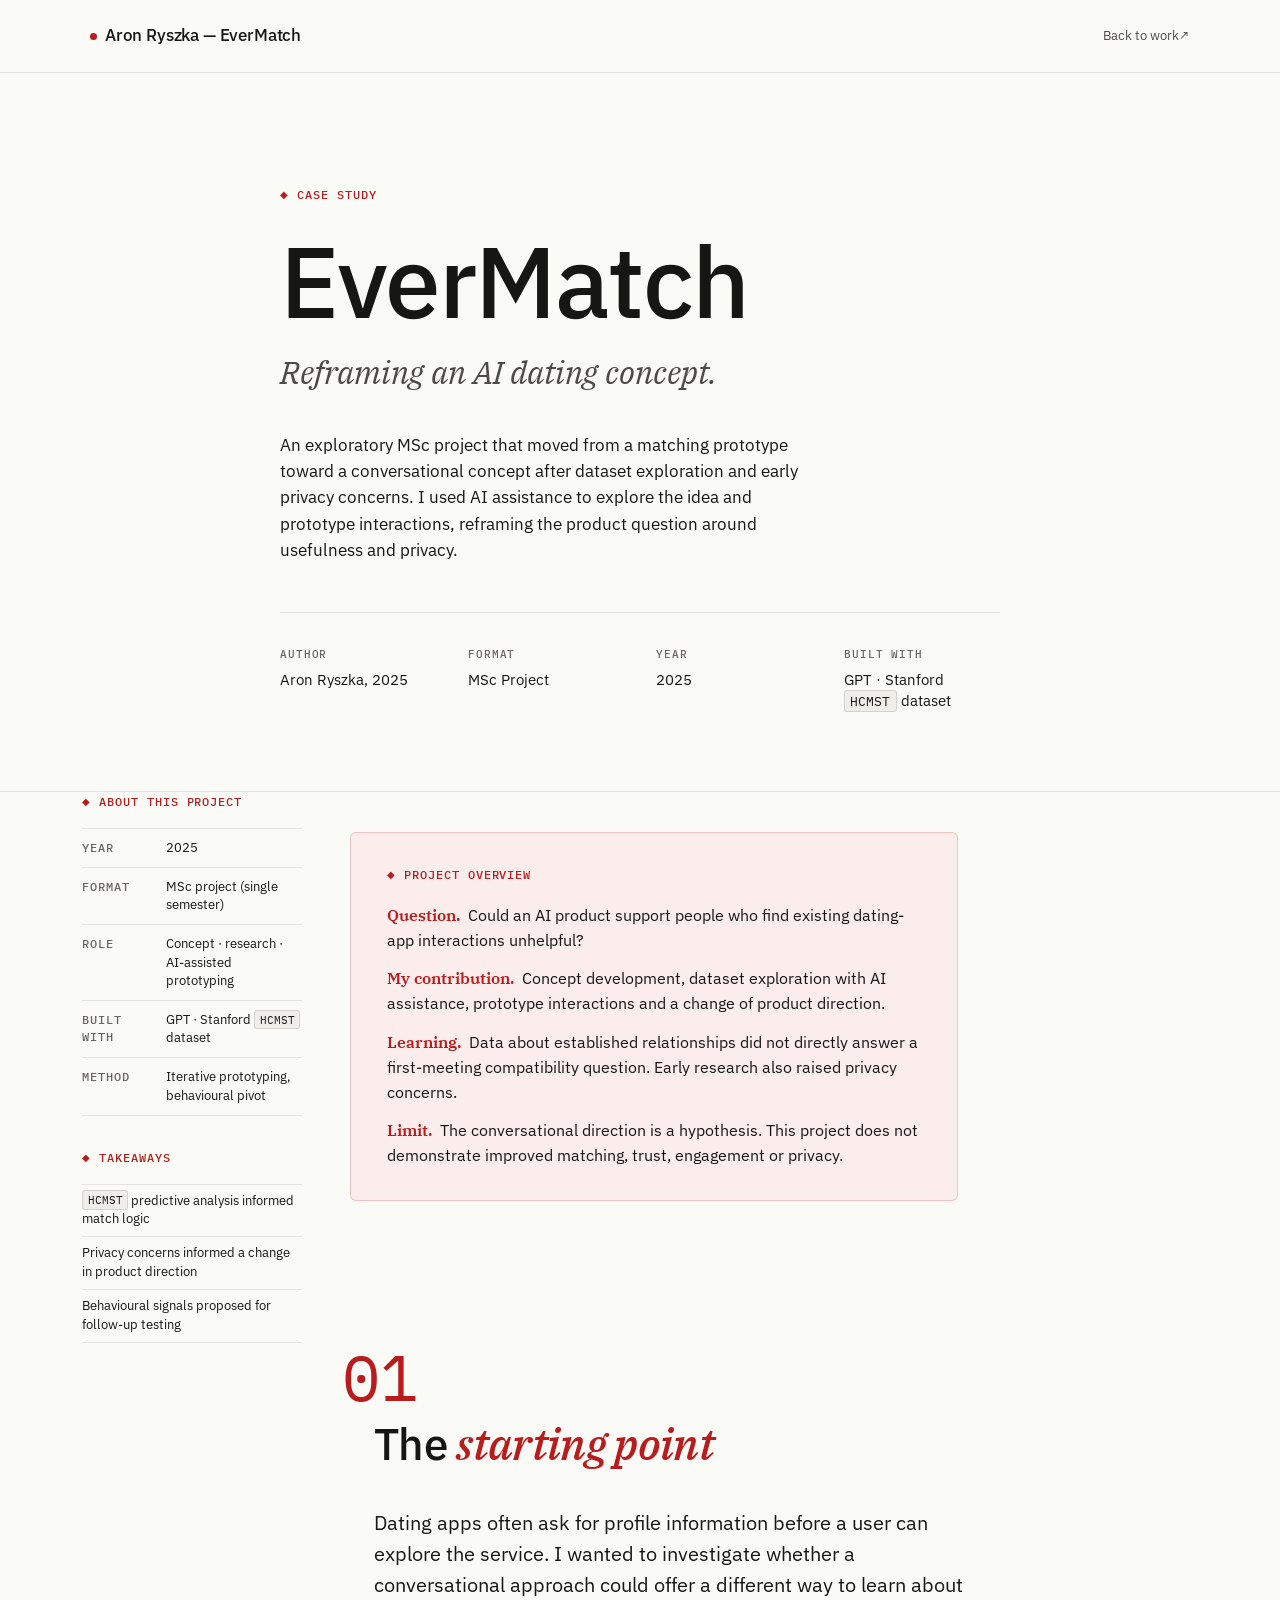
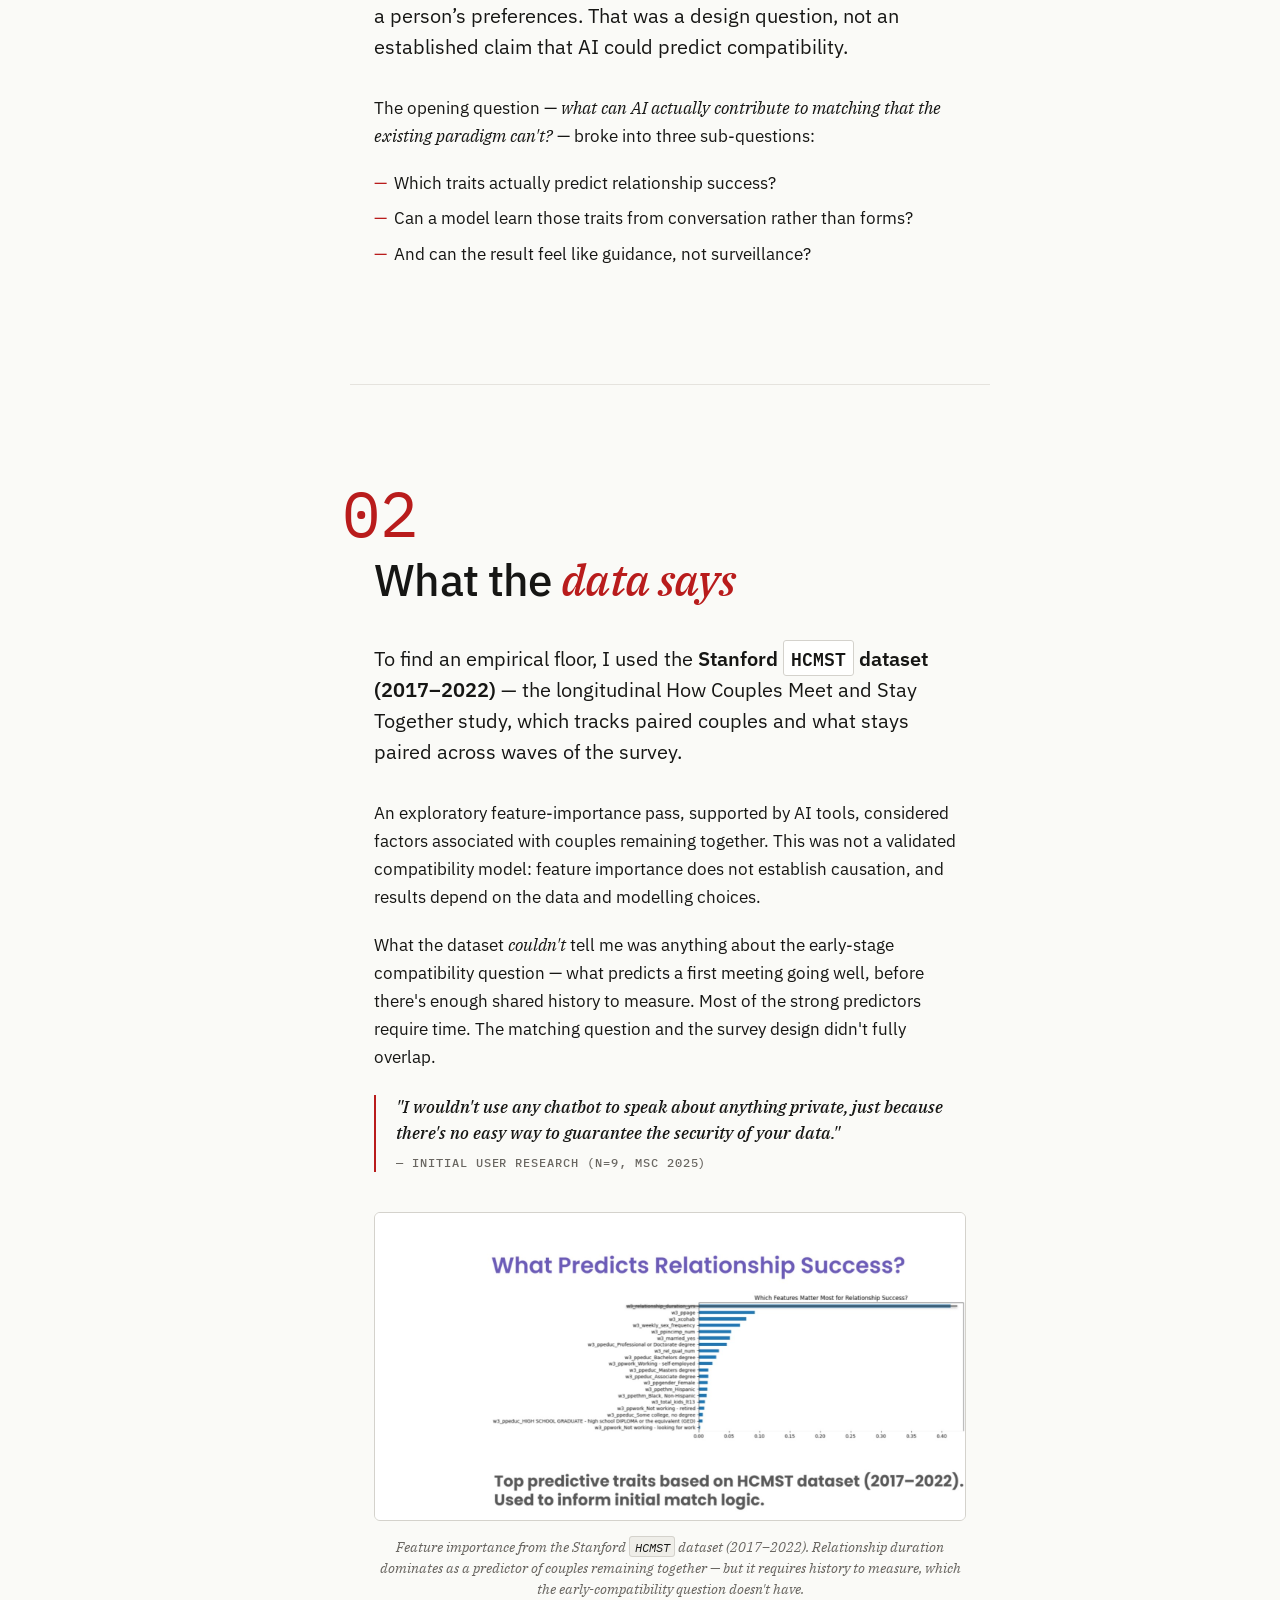
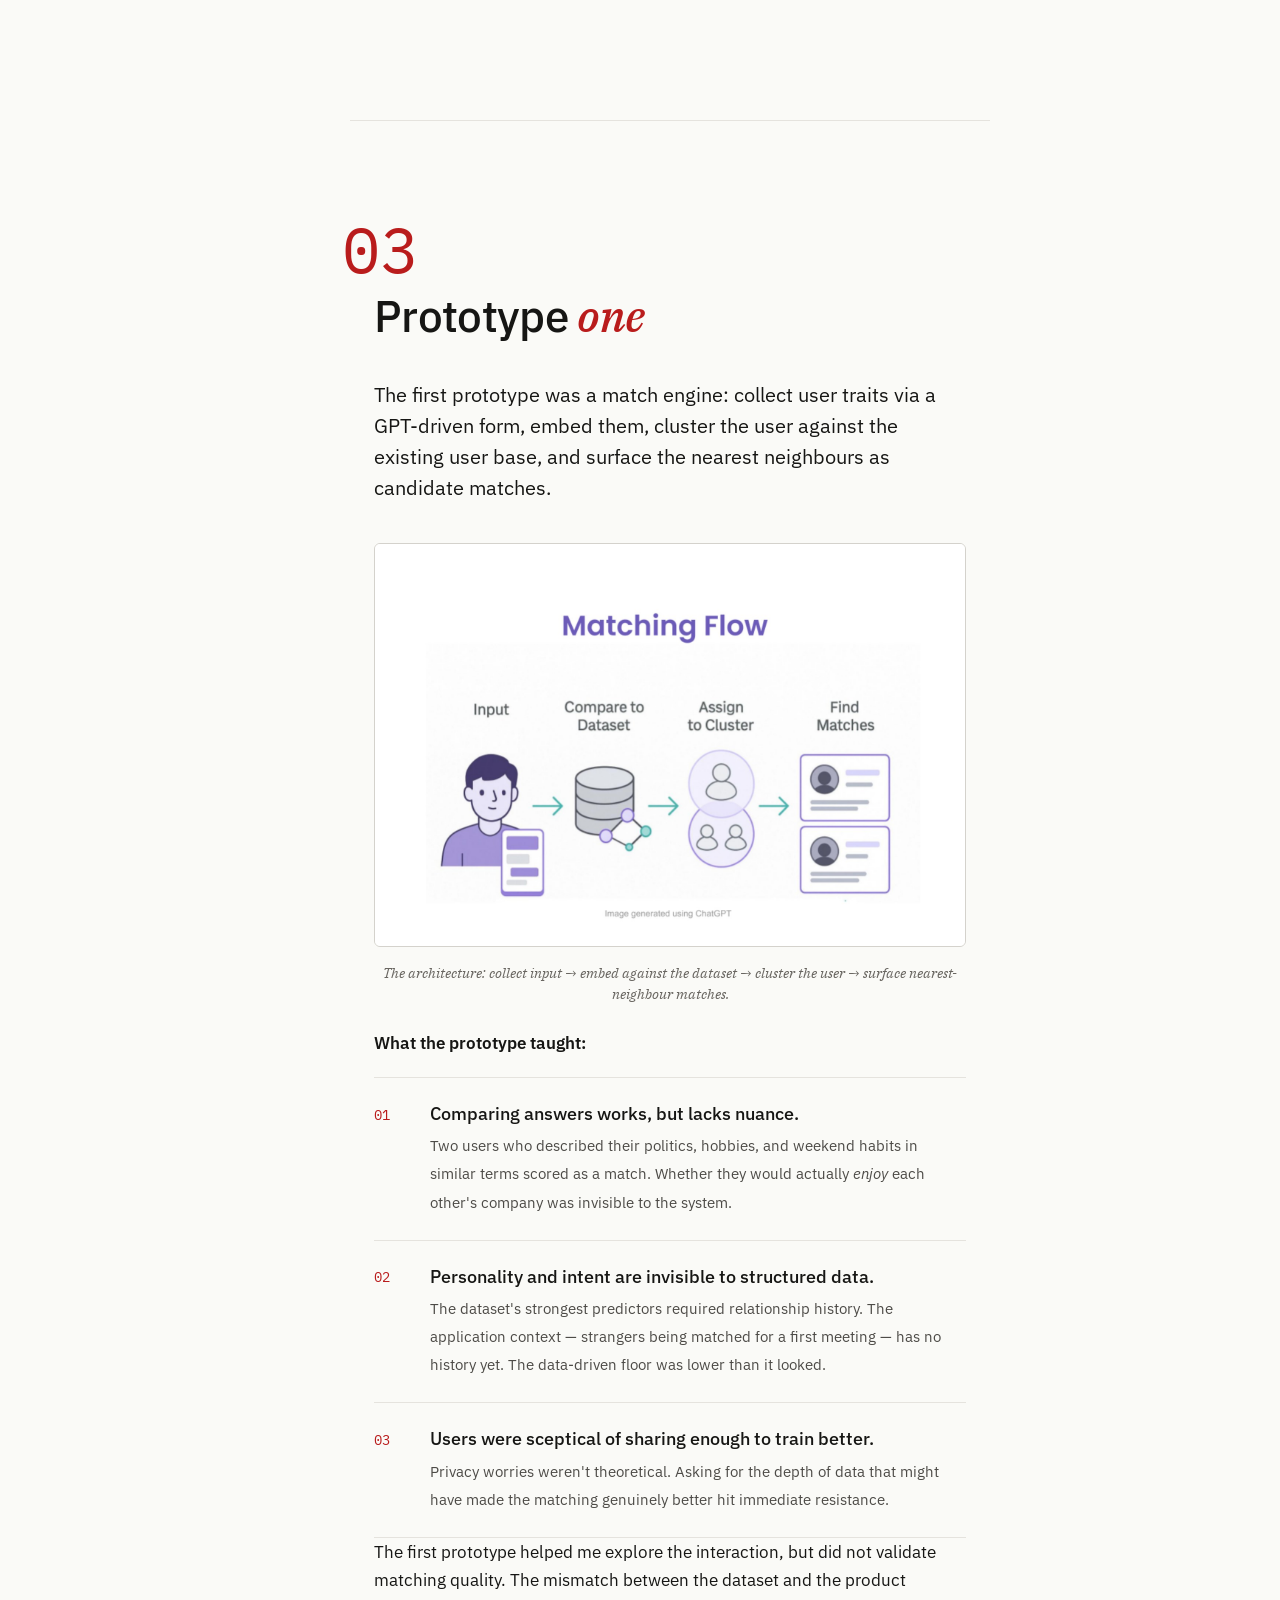
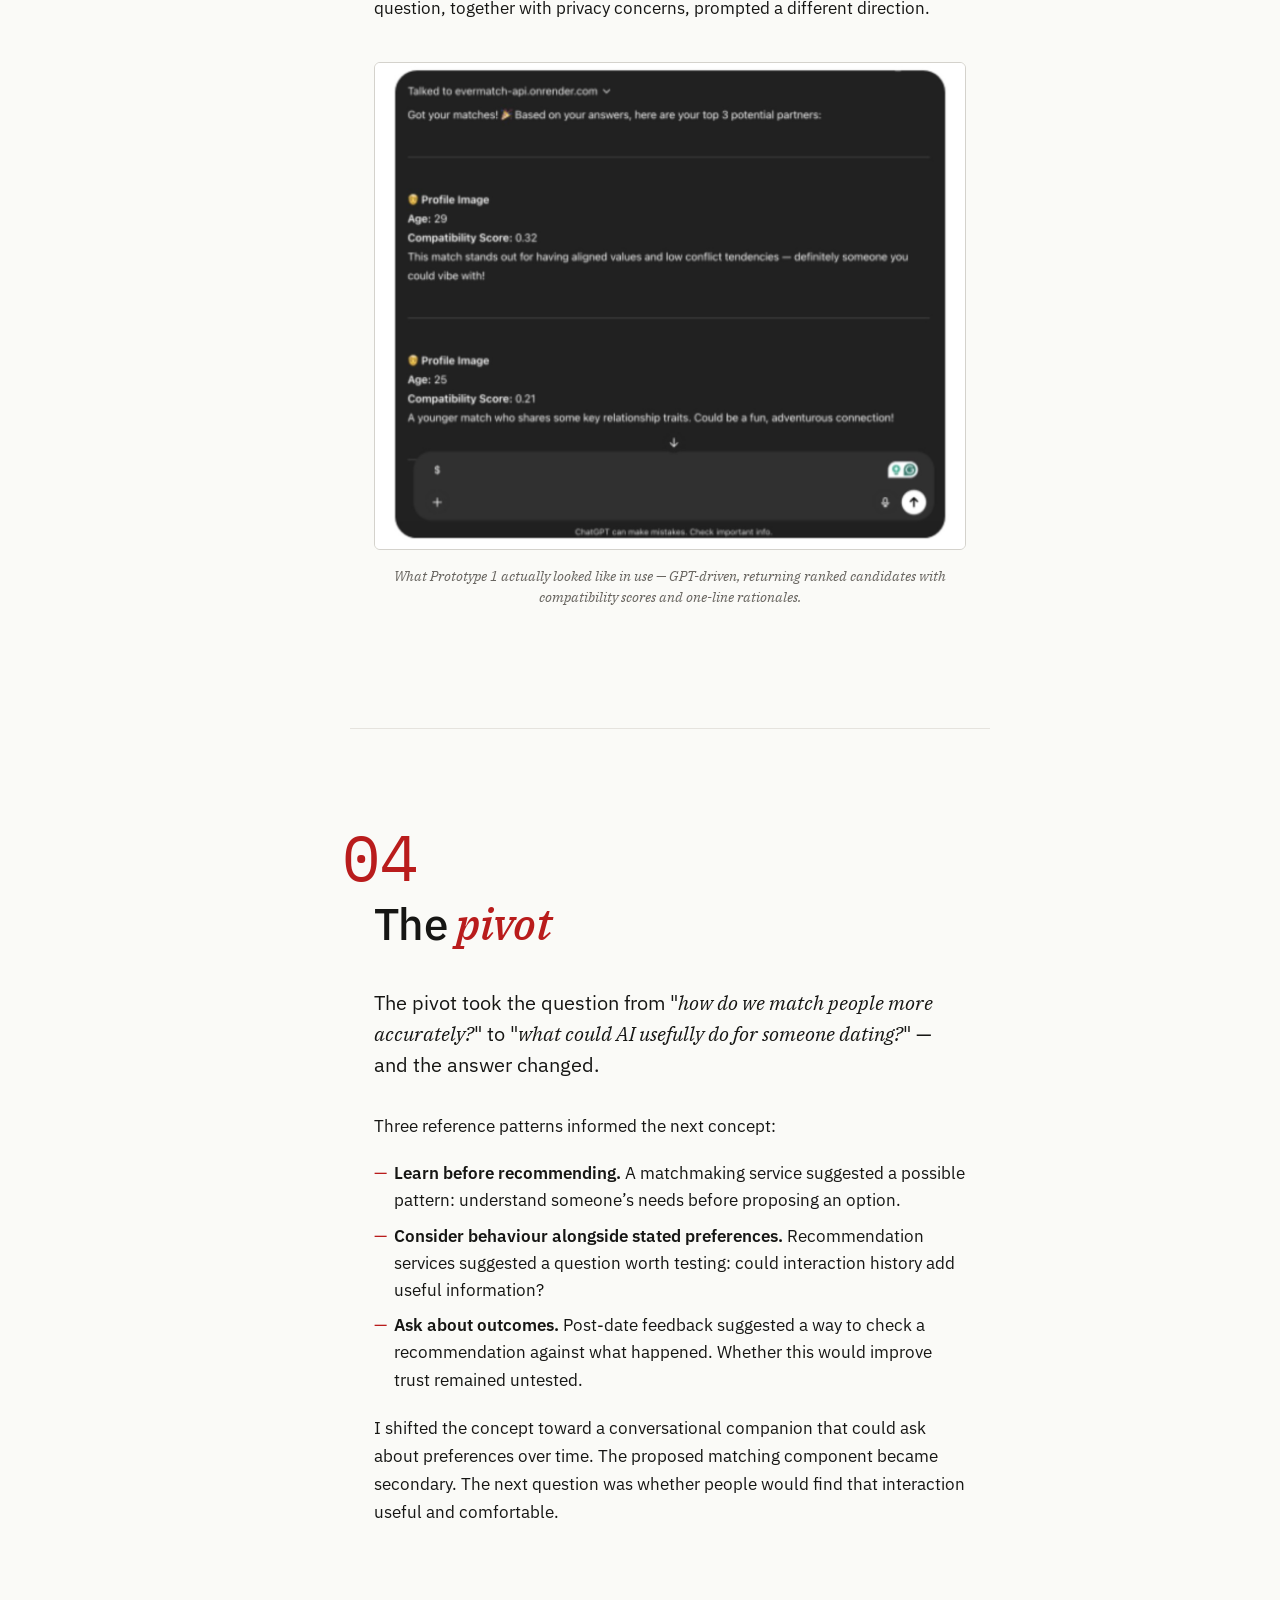
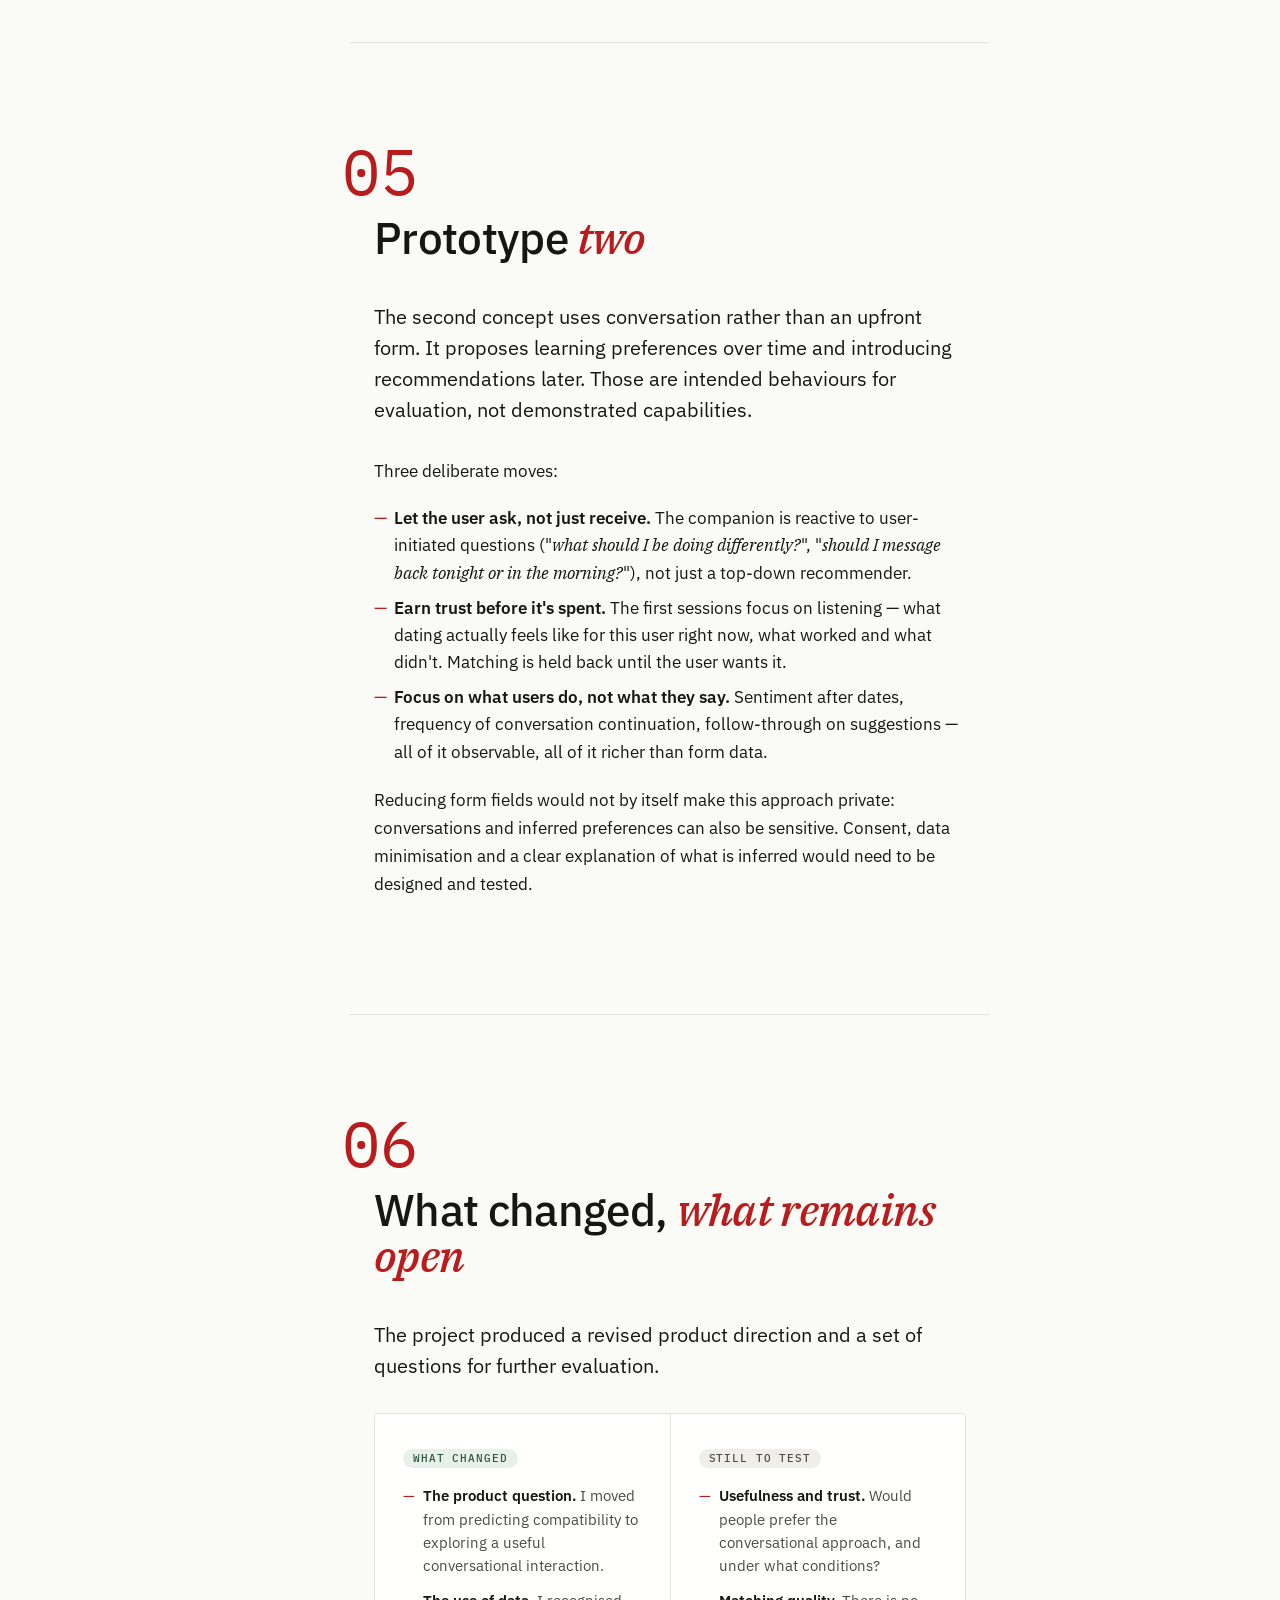
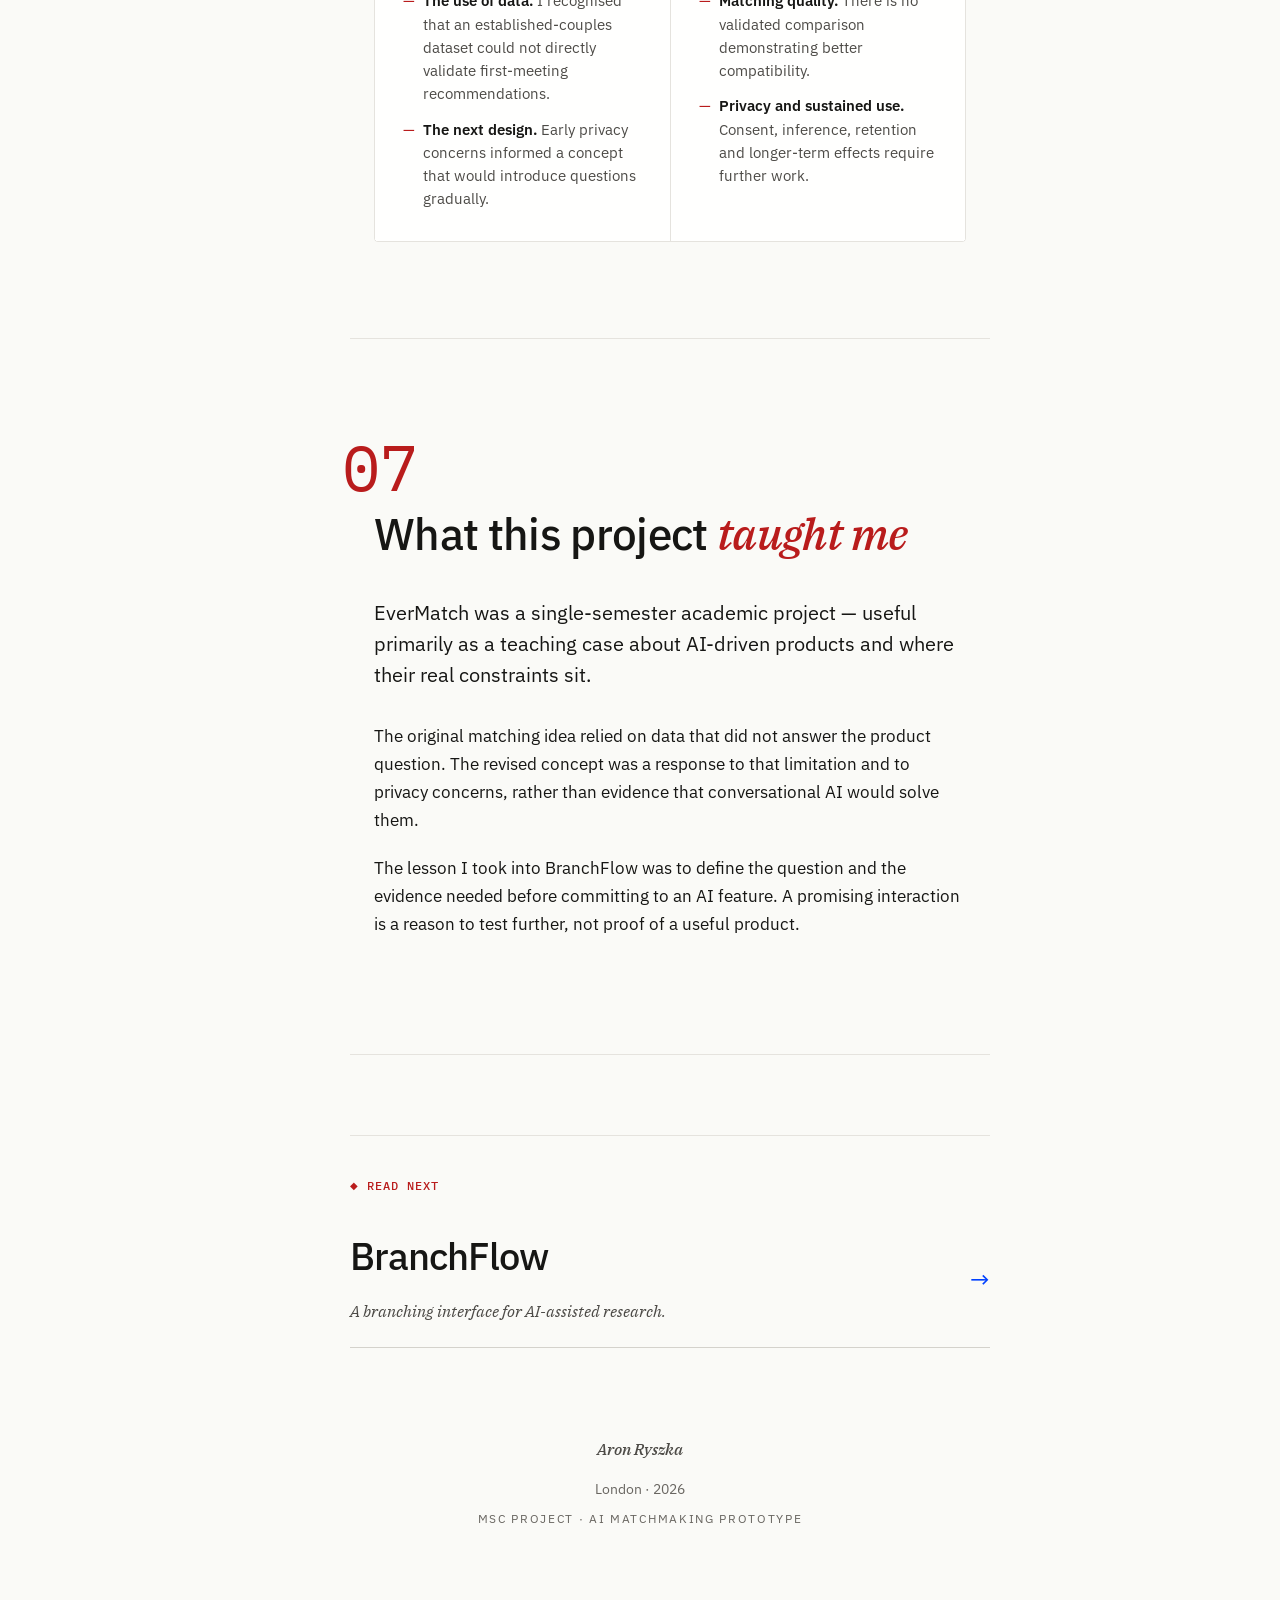
<file: evermatch.html>
<!DOCTYPE html>
<html lang="en">
<head>
<meta charset="UTF-8">
<meta name="viewport" content="width=device-width, initial-scale=1.0">
<title>EverMatch — Reframing an AI dating concept</title>
<meta name="description" content="An exploratory MSc project using the Stanford HCMST dataset and AI-assisted prototypes to reconsider a dating product. Matching and privacy hypotheses remain unvalidated.">
<link rel="preconnect" href="https://fonts.googleapis.com">
<link rel="preconnect" href="https://fonts.gstatic.com" crossorigin>
<link href="https://fonts.googleapis.com/css2?family=IBM+Plex+Sans:wght@300;400;500;600&family=IBM+Plex+Serif:ital,wght@0,400;0,500;1,400;1,500&family=IBM+Plex+Mono:wght@400;500;600&display=swap" rel="stylesheet">
<style>
  :root {
    --bg: #FAFAF7;
    --paper: #FFFFFE;
    --paper-alt: #EFEEE9;
    --border: #D4D2CC;
    --border-soft: #E5E3DE;
    --ink: #161614;
    --ink-soft: #4D4B47;
    --ink-mute: #8B8884;
    --accent: #B91C1C;
    --accent-soft: #FCEDED;
    --accent-deep: #8E1414;
    --commit: #2D5A3E;
    --commit-soft: #E8F0EA;
    --stale: #A67100;
    --stale-soft: #F8EFD8;
    --danger: #9E2A24;
    --danger-soft: #F8E8E7;
    --theory: #7B5EA7;
    --regulation: #4A6FA5;
    --research: #2A7F6F;

    --sans:  'IBM Plex Sans', 'Inter', system-ui, sans-serif;
    --serif: 'IBM Plex Serif', Georgia, serif;
    --mono:  'IBM Plex Mono', 'JetBrains Mono', 'SF Mono', Menlo, monospace;

    --container: min(720px, calc(100% - 3rem));
    --container-wide: min(940px, calc(100% - 3rem));
    --container-full: min(1100px, calc(100% - 3rem));
  }

  * { box-sizing: border-box; }
  html { scroll-behavior: smooth; }
  body {
    margin: 0;
    background: var(--bg);
    color: var(--ink);
    font-family: var(--sans);
    font-size: 17px;
    line-height: 1.65;
    -webkit-font-smoothing: antialiased;
    -moz-osx-font-smoothing: grayscale;
    text-rendering: optimizeLegibility;
  }

  /* ── Reusable layout ─────────────────────────────────────────── */
  .container { width: var(--container); margin-inline: auto; }
  .container-wide { width: var(--container-wide); margin-inline: auto; }
  .container-full { width: var(--container-full); margin-inline: auto; }

  /* ── Top nav ─────────────────────────────────────────────────── */
  .topnav {
    position: sticky; top: 0; z-index: 50;
    background: color-mix(in srgb, var(--bg) 88%, transparent);
    backdrop-filter: saturate(120%) blur(8px);
    -webkit-backdrop-filter: saturate(120%) blur(8px);
    border-bottom: 1px solid var(--border-soft);
  }
  .topnav-inner {
    display: flex; align-items: center; justify-content: space-between;
    width: var(--container-full); margin-inline: auto;
    padding: 0.875rem 0;
  }
  .topnav-mark {
    font-family: var(--sans); font-weight: 500;
    font-size: 1.0625rem; letter-spacing: -0.01em;
    color: var(--ink);
    text-decoration: none;
    display: inline-flex; align-items: center; gap: 0.5rem;
  }
  .topnav-mark::before {
    content: ""; width: 7px; height: 7px; border-radius: 50%;
    background: var(--accent);
  }
  .topnav-links {
    display: none;
    gap: 1.75rem;
    font-size: 0.8125rem;
    color: var(--ink-soft);
  }
  .topnav-links a {
    color: inherit; text-decoration: none;
    transition: color 150ms ease;
  }
  .topnav-links a:hover { color: var(--accent); }
  @media (min-width: 760px) {
    .topnav-links { display: flex; }
  }

  /* ── Hero ────────────────────────────────────────────────────── */
  .hero {
    padding: 4rem 0 3.5rem;
    border-bottom: 1px solid var(--border-soft);
  }
  @media (min-width: 760px) {
    .hero { padding: 7rem 0 5rem; }
  }
  .eyebrow {
    font-family: var(--mono);
    font-size: 0.75rem;
    text-transform: uppercase;
    letter-spacing: 0.08em;
    color: var(--accent);
    margin: 0 0 1.75rem;
    font-weight: 500;
  }
  .eyebrow::before {
    content: "◆";
    margin-right: 0.5rem;
    font-size: 0.625rem;
    vertical-align: 0.1em;
    color: var(--accent);
  }
  h1.title {
    font-family: var(--sans);
    font-weight: 500;
    font-size: clamp(3.25rem, 9vw, 6.25rem);
    line-height: 0.95;
    letter-spacing: -0.02em;
    margin: 0 0 1.5rem;
    color: var(--ink);
  }
  .dek {
    font-family: var(--serif);
    font-style: italic;
    font-weight: 400;
    font-size: clamp(1.375rem, 3vw, 2rem);
    line-height: 1.25;
    color: var(--ink-soft);
    margin: 0 0 2.5rem;
    max-width: 32ch;
  }
  .lede {
    font-family: var(--sans);
    font-weight: 400;
    font-size: clamp(1.0625rem, 1.3vw, 1.1875rem);
    line-height: 1.55;
    color: var(--ink);
    margin: 0 0 3rem;
    max-width: 52ch;
  }
  .meta {
    display: grid;
    grid-template-columns: repeat(2, 1fr);
    gap: 1.25rem 2rem;
    margin: 0;
    padding-top: 2rem;
    border-top: 1px solid var(--border-soft);
  }
  @media (min-width: 640px) {
    .meta { grid-template-columns: repeat(4, 1fr); }
  }
  .meta > div { margin: 0; }
  .meta dt {
    font-family: var(--mono);
    font-size: 0.6875rem;
    text-transform: uppercase;
    letter-spacing: 0.08em;
    color: var(--ink-mute);
    margin-bottom: 0.375rem;
    font-weight: 500;
  }
  .meta dd {
    margin: 0;
    font-size: 0.9375rem;
    color: var(--ink);
    line-height: 1.4;
    font-variant-numeric: tabular-nums;
  }

  /* ── Sections ────────────────────────────────────────────────── */
  section {
    padding: 4rem 0;
    border-bottom: 1px solid var(--border-soft);
  }
  @media (min-width: 760px) {
    section { padding: 6rem 0; }
  }

  .section-head { margin-bottom: 2.5rem; }
  .section-num {
    font-family: var(--mono);
    font-weight: 400;
    font-size: clamp(2.25rem, 4vw, 3rem);
    letter-spacing: 0;
    color: var(--accent);
    margin: 0 0 0.5rem;
    line-height: 1;
  }
  .section-num::after { content: none; }
  @media (min-width: 960px) {
    .section-num {
      font-size: clamp(2.75rem, 5vw, 4.25rem);
      position: relative;
      margin-left: -2rem;
      margin-bottom: 0.75rem;
    }
  }
  h2.section-title {
    font-family: var(--sans);
    font-weight: 500;
    font-size: clamp(1.875rem, 4vw, 2.75rem);
    line-height: 1.05;
    letter-spacing: -0.015em;
    margin: 0;
    color: var(--ink);
    max-width: 22ch;
  }
  h2.section-title em {
    font-family: var(--serif);
    font-style: italic;
    color: var(--accent);
    font-weight: 500;
  }

  /* ── Body prose ──────────────────────────────────────────────── */
  .prose { max-width: 38rem; }
  .prose p {
    margin: 0 0 1.25rem;
    color: var(--ink);
  }
  .prose p.lead {
    font-family: var(--sans);
    font-size: 1.25rem;
    line-height: 1.55;
    color: var(--ink);
    margin-bottom: 2rem;
    max-width: 30em;
  }
  .prose strong {
    font-weight: 600;
    color: var(--ink);
  }
  .prose em {
    font-family: var(--serif);
    font-style: italic;
    font-weight: 400;
  }
  .prose a {
    color: var(--accent);
    text-decoration: underline;
    text-decoration-thickness: 1px;
    text-underline-offset: 3px;
    text-decoration-color: color-mix(in srgb, var(--accent) 50%, transparent);
    transition: text-decoration-color 150ms ease;
  }
  .prose a:hover {
    text-decoration-color: var(--accent);
  }
  .prose code {
    font-family: var(--mono);
    font-size: 0.875em;
    background: var(--paper);
    padding: 0.125em 0.4em;
    border-radius: 3px;
    border: 1px solid var(--border);
    color: var(--ink);
  }
  .cite {
    color: var(--ink-mute);
    font-size: 0.9em;
  }

  /* ── Failure modes list ──────────────────────────────────────── */
  .failures {
    list-style: none;
    margin: 0 0 2rem;
    padding: 0;
    counter-reset: failure;
    max-width: 38rem;
  }
  .failures li {
    counter-increment: failure;
    position: relative;
    padding: 1.25rem 0 1.25rem 3.25rem;
    border-top: 1px solid var(--border-soft);
  }
  .failures li:last-child { border-bottom: 1px solid var(--border-soft); }
  .failures li::before {
    content: counter(failure, decimal-leading-zero);
    position: absolute;
    left: 0; top: 1.3rem;
    font-family: var(--mono);
    font-weight: 400;
    font-size: 0.8125rem;
    color: var(--accent);
    letter-spacing: 0;
  }
  .failures strong {
    display: block;
    font-family: var(--sans);
    font-size: 1.0625rem;
    font-weight: 500;
    margin-bottom: 0.25rem;
    color: var(--ink);
  }
  .failures span {
    font-size: 0.9375rem;
    color: var(--ink-soft);
    line-height: 1.55;
  }

  /* ── Propositions grid ───────────────────────────────────────── */
  .props {
    display: grid;
    grid-template-columns: 1fr;
    gap: 1px;
    background: var(--border-soft);
    border: 1px solid var(--border-soft);
    border-radius: 4px;
    overflow: hidden;
    margin: 0;
  }
  @media (min-width: 640px) {
    .props { grid-template-columns: 1fr 1fr; }
  }
  .props > article {
    background: var(--paper);
    padding: 1.75rem 1.75rem 1.875rem;
    position: relative;
  }
  .props .prop-num {
    font-family: var(--serif);
    font-style: italic;
    font-weight: 400;
    font-size: 1.25rem;
    color: var(--accent);
    margin-bottom: 0.75rem;
  }
  .props h3 {
    font-family: var(--sans);
    font-weight: 500;
    font-size: 1.1875rem;
    line-height: 1.25;
    margin: 0 0 0.75rem;
    color: var(--ink);
    letter-spacing: -0.005em;
  }
  .props p {
    margin: 0;
    font-size: 0.9375rem;
    line-height: 1.55;
    color: var(--ink-soft);
  }

  /* ── Live demo link in hero ──────────────────────────────────── */
  .live-link {
    margin: 1.5rem 0 0;
    padding-top: 1.5rem;
    border-top: 1px solid var(--border-soft);
    display: flex;
    align-items: baseline;
    gap: 0.875rem;
    flex-wrap: wrap;
  }
  .live-link a {
    display: inline-flex;
    align-items: center;
    gap: 0.4rem;
    font-family: var(--sans);
    font-size: 0.9375rem;
    font-weight: 500;
    color: var(--accent);
    text-decoration: none;
    padding: 0.5rem 0.9375rem;
    background: var(--accent-soft);
    border: 1px solid color-mix(in srgb, var(--accent) 28%, transparent);
    border-radius: 99px;
    transition: all 180ms ease;
  }
  .live-link a:hover {
    background: var(--accent);
    color: var(--paper);
    border-color: var(--accent);
  }
  .live-link a span { font-size: 0.875em; }
  .live-link-url {
    font-family: var(--mono);
    font-size: 0.8125rem;
    color: var(--ink-mute);
    letter-spacing: -0.005em;
  }

  /* ── Live preview (browser frame) ────────────────────────────── */
  .live-preview { margin: 2.5rem 0 1.5rem; }
  .browser-frame {
    width: 100%;
    max-width: 920px;
    margin: 0 auto;
    background: var(--paper);
    border: 1px solid var(--border);
    border-radius: 10px;
    box-shadow: 0 16px 40px -16px rgba(44, 36, 22, 0.18),
                0 2px 6px rgba(44, 36, 22, 0.05);
    overflow: hidden;
  }
  .browser-bar {
    display: flex;
    align-items: center;
    gap: 0.875rem;
    padding: 0.625rem 0.875rem;
    background: var(--paper-alt);
    border-bottom: 1px solid var(--border-soft);
    font-size: 0.8125rem;
  }
  .browser-dots { display: inline-flex; gap: 0.375rem; flex-shrink: 0; }
  .browser-dots i {
    width: 10px; height: 10px;
    border-radius: 50%;
    background: var(--border);
    display: block;
  }
  .browser-url {
    flex: 1;
    min-width: 0;
    font-family: var(--mono);
    font-size: 0.78125rem;
    color: var(--ink-soft);
    background: var(--paper);
    border: 1px solid var(--border);
    padding: 0.3125rem 0.75rem;
    border-radius: 99px;
    overflow: hidden;
    text-overflow: ellipsis;
    white-space: nowrap;
    text-align: center;
    letter-spacing: -0.005em;
  }
  .browser-url-protocol { color: var(--ink-mute); }
  .browser-open {
    flex-shrink: 0;
    font-family: var(--sans);
    font-size: 0.8125rem;
    font-weight: 500;
    color: var(--accent);
    text-decoration: none;
    padding: 0.3125rem 0.625rem;
    border-radius: 4px;
    transition: background 150ms ease;
    white-space: nowrap;
  }
  .browser-open:hover { background: var(--accent-soft); }
  @media (max-width: 540px) {
    .browser-open { font-size: 0; padding: 0.3125rem; }
    .browser-open span { font-size: 0.875rem; }
  }
  .browser-viewport {
    position: relative;
    aspect-ratio: 1.9;
    background: var(--paper-alt);
    overflow: hidden;
  }
  .browser-viewport-link {
    position: absolute;
    inset: 0;
    display: block;
    cursor: pointer;
    text-decoration: none;
  }
  .browser-fallback {
    position: absolute;
    inset: 0;
    width: 100%;
    height: 100%;
    object-fit: cover;
    object-position: top center;
    display: block;
    transition: transform 600ms cubic-bezier(0.2, 0.6, 0.2, 1);
    /* Defensive: if the image ever fails to load, hide the alt
       text bloat and let the link container show its hover CTA. */
    color: transparent;
    font-size: 0;
    text-indent: -9999px;
    background: var(--paper-alt);
  }
  .browser-viewport-link:hover .browser-fallback {
    transform: scale(1.015);
  }
  .browser-viewport-link::after {
    content: "Open ↗";
    position: absolute;
    bottom: 1rem;
    right: 1rem;
    background: var(--ink);
    color: var(--paper);
    font-family: var(--sans);
    font-size: 0.8125rem;
    font-weight: 500;
    padding: 0.5rem 0.875rem;
    border-radius: 99px;
    opacity: 0;
    transform: translateY(4px);
    transition: opacity 200ms ease, transform 200ms ease;
    pointer-events: none;
    box-shadow: 0 4px 12px rgba(44, 36, 22, 0.2);
  }
  .browser-viewport-link:hover::after,
  .browser-viewport-link:focus-visible::after {
    opacity: 1;
    transform: translateY(0);
  }

  /* ── Workspace figure ────────────────────────────────────────── */
  .figure {
    margin: 2.5rem 0 1.5rem;
    text-align: center;
  }
  .figure svg {
    width: 100%;
    height: auto;
    max-width: 880px;
    display: block;
    margin: 0 auto;
    background: var(--paper);
    border: 1px solid var(--border);
    border-radius: 6px;
  }
  .figure figcaption {
    font-family: var(--serif);
    font-style: italic;
    font-size: 0.875rem;
    color: var(--ink-mute);
    margin-top: 1rem;
    max-width: 42rem;
    margin-inline: auto;
    line-height: 1.5;
  }

  /* ── Commitment callouts ─────────────────────────────────────── */
  .commitments {
    display: grid;
    grid-template-columns: 1fr;
    gap: 1.25rem;
    margin-top: 2.5rem;
  }
  @media (min-width: 760px) {
    .commitments { grid-template-columns: 1fr 1fr; }
  }
  .commitment {
    background: var(--paper);
    border: 1px solid var(--border);
    border-left: 3px solid var(--commit);
    padding: 1.75rem 1.875rem;
    border-radius: 4px;
  }
  .commitment-label {
    font-family: var(--mono);
    font-size: 0.6875rem;
    text-transform: uppercase;
    letter-spacing: 0.08em;
    color: var(--commit);
    margin-bottom: 0.625rem;
    font-weight: 500;
  }
  .commitment h3 {
    font-family: var(--sans);
    font-weight: 500;
    font-size: 1.25rem;
    line-height: 1.25;
    margin: 0 0 1rem;
    color: var(--ink);
  }
  .commitment p {
    font-size: 0.9375rem;
    line-height: 1.6;
    color: var(--ink-soft);
    margin: 0;
  }
  .commitment p + p { margin-top: 0.75rem; }

  /* ── Hero stat (testing wins) ────────────────────────────────── */
  .hero-stat {
    margin: 2.5rem 0 3rem;
    padding: 2.5rem 2rem;
    background: var(--paper);
    border: 1px solid var(--border);
    border-radius: 6px;
    text-align: center;
    position: relative;
  }
  .hero-stat::before, .hero-stat::after {
    content: "";
    position: absolute;
    width: 32px; height: 1px;
    background: var(--accent);
    top: 50%;
  }
  .hero-stat::before { left: -1px; }
  .hero-stat::after  { right: -1px; }
  .hero-stat .stat-num {
    font-family: var(--mono);
    font-weight: 500;
    font-size: clamp(3.5rem, 8vw, 5rem);
    line-height: 1;
    color: var(--accent);
    margin: 0 0 0.75rem;
    letter-spacing: -0.04em;
    font-variant-numeric: tabular-nums;
  }
  .hero-stat .stat-num span {
    font-size: 0.5em;
    color: var(--ink-mute);
    font-style: italic;
    vertical-align: 0.3em;
    margin: 0 0.15em;
  }
  .hero-stat .stat-label {
    font-family: var(--serif);
    font-style: italic;
    font-weight: 500;
    font-size: 1.125rem;
    color: var(--ink);
    max-width: 28rem;
    margin: 0 auto;
    line-height: 1.4;
  }

  /* ── Themes ──────────────────────────────────────────────────── */
  .themes { display: grid; gap: 2.5rem; margin-top: 1rem; }
  .theme {
    max-width: 38rem;
  }
  .theme-head {
    display: flex;
    align-items: baseline;
    gap: 0.75rem;
    flex-wrap: wrap;
    margin-bottom: 0.875rem;
  }
  .theme h3 {
    font-family: var(--sans);
    font-weight: 500;
    font-size: 1.375rem;
    line-height: 1.25;
    margin: 0;
    color: var(--ink);
    letter-spacing: -0.01em;
  }
  .severity {
    display: inline-block;
    font-family: var(--mono);
    font-size: 0.6875rem;
    text-transform: uppercase;
    letter-spacing: 0.08em;
    padding: 0.25rem 0.625rem;
    border-radius: 99px;
    font-weight: 500;
    line-height: 1;
  }
  .severity.major    { background: var(--stale-soft);   color: var(--stale); }
  .severity.critical { background: var(--danger-soft);  color: var(--danger); }
  .severity.moderate { background: var(--paper-alt);    color: var(--ink-soft); }
  .severity.win      { background: var(--commit-soft);  color: var(--commit); }
  .theme p {
    margin: 0 0 1rem;
    color: var(--ink);
    line-height: 1.65;
  }

  /* ── Pull quotes ─────────────────────────────────────────────── */
  blockquote.quote {
    margin: 1.5rem 0;
    padding: 0 0 0 1.25rem;
    border-left: 2px solid var(--accent);
    font-family: var(--serif);
    font-style: italic;
    font-weight: 500;
    font-size: 1.0625rem;
    line-height: 1.5;
    color: var(--ink);
    max-width: 36em;
  }
  blockquote.quote cite {
    display: block;
    margin-top: 0.5rem;
    font-family: var(--mono);
    font-style: normal;
    font-size: 0.75rem;
    text-transform: uppercase;
    letter-spacing: 0.08em;
    color: var(--ink-mute);
    font-weight: 500;
  }

  /* ── Implications list ───────────────────────────────────────── */
  .impl {
    list-style: none;
    margin: 1rem 0 0;
    padding: 0;
    counter-reset: imp;
    max-width: 38rem;
  }
  .impl li {
    counter-increment: imp;
    position: relative;
    padding: 1.5rem 0 1.5rem 3.5rem;
    border-top: 1px solid var(--border-soft);
  }
  .impl li:last-child { border-bottom: 1px solid var(--border-soft); }
  .impl li::before {
    content: counter(imp, decimal-leading-zero);
    position: absolute;
    left: 0; top: 1.6rem;
    font-family: var(--mono);
    font-weight: 400;
    font-size: 0.875rem;
    color: var(--accent);
  }
  .impl strong {
    display: block;
    font-family: var(--sans);
    font-weight: 500;
    font-size: 1.125rem;
    margin-bottom: 0.375rem;
    color: var(--ink);
    line-height: 1.3;
  }
  .impl span {
    font-size: 0.9375rem;
    line-height: 1.6;
    color: var(--ink-soft);
  }

  /* ── Footer ──────────────────────────────────────────────────── */
  footer {
    padding: 3.5rem 0 4rem;
    color: var(--ink-mute);
    text-align: center;
  }
  footer p {
    margin: 0 0 0.5rem;
    font-size: 0.875rem;
  }
  footer p.mark {
    font-family: var(--serif);
    font-style: italic;
    font-weight: 500;
    font-size: 1rem;
    color: var(--ink-soft);
    margin-bottom: 1rem;
  }
  footer .colophon {
    font-size: 0.75rem;
    text-transform: uppercase;
    letter-spacing: 0.14em;
    color: var(--ink-mute);
  }

  /* ── Focus state ─────────────────────────────────────────────── */
  a:focus-visible {
    outline: 2px solid var(--accent);
    outline-offset: 3px;
    border-radius: 2px;
  }

  /* ── Tiny helpers ────────────────────────────────────────────── */
  .small-cap {
    font-size: 0.6875rem;
    text-transform: uppercase;
    letter-spacing: 0.14em;
    font-weight: 500;
    color: var(--ink-mute);
  }


  /* ── Photographic figure (img) ───────────────────────────────── */
  .figure img {
    width: 100%;
    height: auto;
    max-width: 920px;
    display: block;
    margin: 0 auto;
    background: var(--paper);
    border: 1px solid var(--border);
    border-radius: 6px;
  }


  /* ── Prose sub-heads and lists ───────────────────────────────── */
  .prose h3 {
    font-family: var(--sans);
    font-weight: 500;
    font-size: 1.375rem;
    line-height: 1.25;
    letter-spacing: -0.01em;
    color: var(--ink);
    margin: 2rem 0 0.875rem;
  }
  .prose ul {
    margin: 0 0 1.25rem;
    padding-left: 1.25rem;
    list-style: none;
    max-width: 38rem;
  }
  .prose ul li {
    position: relative;
    margin-bottom: 0.5rem;
    line-height: 1.6;
    color: var(--ink);
  }
  .prose ul li::before {
    content: "—";
    position: absolute;
    left: -1.25rem;
    color: var(--accent);
  }


  /* ── Answered / Unanswered cards (props with lists) ──────────── */
  .props .severity { display: inline-block; margin-bottom: 1rem; }
  .props ul {
    margin: 0;
    padding-left: 1.25rem;
    list-style: none;
  }
  .props ul li {
    position: relative;
    font-size: 0.9375rem;
    line-height: 1.55;
    color: var(--ink-soft);
    margin-bottom: 0.75rem;
  }
  .props ul li:last-child { margin-bottom: 0; }
  .props ul li::before {
    content: "—";
    position: absolute;
    left: -1.25rem;
    color: var(--accent);
  }
  .props ul li strong { color: var(--ink); font-weight: 600; }


  /* Keep the back-link reachable on mobile */
  .topnav-links { display: flex; }
  .topnav-links a { white-space: nowrap; }

  /* ── Mono ────────────────────────────────────────────────────── */
  .mono {
    font-family: var(--mono);
    font-size: 0.875em;
    background: var(--paper-alt);
    padding: 0.125em 0.4em;
    border-radius: 3px;
    border: 1px solid var(--border);
    color: var(--ink);
  }

  /* ── Case article grid ───────────────────────────────────────── */
  .case-article { display: block; }
  @media (min-width: 960px) {
    .case-article {
      display: grid;
      grid-template-columns: 220px minmax(0, 640px) 1fr;
      gap: 3rem;
      max-width: 1180px;
      margin-inline: auto;
      padding-inline: 2rem;
      align-items: start;
    }
    .case-sidebar--desktop { grid-column: 1; }
    .case-content { grid-column: 2; }
  }

  /* ── Summary card ────────────────────────────────────────────── */
  .summary-card {
    margin: 2.5rem 0 3rem;
    padding: 1.75rem 1.75rem 1.875rem;
    background: var(--accent-soft);
    border: 1px solid color-mix(in srgb, var(--accent) 20%, transparent);
    border-radius: 6px;
    max-width: 38rem;
  }
  @media (min-width: 760px) {
    .summary-card { padding: 2rem 2.25rem; }
  }
  .summary-card .eyebrow { margin-bottom: 1.125rem; }
  .summary-card p:not(.eyebrow) {
    margin: 0 0 0.875rem;
    font-size: 1rem;
    line-height: 1.55;
    color: var(--ink);
  }
  .summary-card p:not(.eyebrow):last-child { margin-bottom: 0; }
  .summary-card p em {
    font-family: var(--serif);
    font-style: italic;
    font-weight: 500;
    color: var(--accent);
    margin-right: 0.25rem;
  }

  /* ── Desktop sidebar ─────────────────────────────────────────── */
  .case-sidebar--desktop {
    display: none;
  }
  @media (min-width: 960px) {
    .case-sidebar--desktop {
      display: block;
      position: sticky;
      top: 96px;
      align-self: start;
    }
  }
  .case-sidebar--desktop .eyebrow { margin-bottom: 1rem; }
  .case-sidebar--desktop .eyebrow-spaced { margin-top: 2rem; }
  .sidebar-fields {
    margin: 0;
    padding: 0;
    font-variant-numeric: tabular-nums;
  }
  .sidebar-fields > div {
    display: grid;
    grid-template-columns: 4.5rem 1fr;
    gap: 0.75rem;
    padding: 0.625rem 0;
    border-top: 1px solid var(--border-soft);
  }
  .sidebar-fields > div:last-child { border-bottom: 1px solid var(--border-soft); }
  .sidebar-fields dt {
    font-family: var(--mono);
    font-size: 0.75rem;
    text-transform: uppercase;
    letter-spacing: 0.08em;
    color: var(--ink-mute);
    font-weight: 500;
    line-height: 1.4;
    padding-top: 0.0625rem;
  }
  .sidebar-fields dd {
    margin: 0;
    font-size: 0.8125rem;
    line-height: 1.4;
    color: var(--ink);
  }
  .sidebar-outcomes {
    list-style: none;
    padding: 0;
    margin: 0;
  }
  .sidebar-outcomes li {
    font-size: 0.8125rem;
    line-height: 1.45;
    color: var(--ink);
    padding: 0.4375rem 0;
    border-top: 1px solid var(--border-soft);
  }
  .sidebar-outcomes li:last-child { border-bottom: 1px solid var(--border-soft); }

  /* ── Mobile sidebar accordion ────────────────────────────────── */
  .case-sidebar-mobile {
    margin: 1.5rem 0 2rem;
    padding: 0;
    border-top: 1px solid var(--border-soft);
    border-bottom: 1px solid var(--border-soft);
  }
  @media (min-width: 960px) {
    .case-sidebar-mobile { display: none; }
  }
  .case-sidebar-mobile > summary {
    padding: 1rem 0;
    cursor: pointer;
    font-family: var(--mono);
    font-size: 0.6875rem;
    text-transform: uppercase;
    letter-spacing: 0.08em;
    color: var(--accent);
    font-weight: 500;
    list-style: none;
  }
  .case-sidebar-mobile > summary::-webkit-details-marker { display: none; }
  .case-sidebar-mobile[open] > summary { padding-bottom: 0.5rem; }
  .case-sidebar-mobile > *:not(summary) { padding-bottom: 1rem; }

  /* ── Read next ────────────────────────────────────────────────── */
  .read-next {
    margin: 5rem 0 2rem;
    padding-top: 2.5rem;
    border-top: 1px solid var(--border-soft);
  }
  .read-next .eyebrow {
    margin-bottom: 1.25rem;
  }
  .read-next-link {
    display: grid;
    grid-template-columns: 1fr auto;
    align-items: end;
    gap: 1rem 2rem;
    text-decoration: none;
    color: var(--ink);
    padding: 1.25rem 0 1.5rem;
    border-bottom: 1px solid var(--border);
    transition: border-color 200ms ease, padding 200ms ease;
  }
  .read-next-link:hover {
    border-bottom-color: var(--accent);
    padding-bottom: 1.875rem;
  }
  .read-next-title {
    display: block;
    font-family: var(--sans);
    font-weight: 500;
    font-size: clamp(1.75rem, 3vw, 2.5rem);
    line-height: 1.05;
    letter-spacing: -0.025em;
    color: var(--ink);
    margin: 0 0 0.5rem;
    grid-column: 1;
    grid-row: 1;
  }
  .read-next-dek {
    display: block;
    font-family: var(--serif);
    font-style: italic;
    font-size: 1rem;
    line-height: 1.4;
    color: var(--ink-soft);
    grid-column: 1;
    grid-row: 2;
    max-width: 36em;
  }
  .read-next-arrow {
    font-family: var(--sans);
    font-size: 1.5rem;
    color: var(--accent);
    grid-column: 2;
    grid-row: 1 / span 2;
    align-self: center;
    transition: transform 200ms ease;
  }
  .read-next-link:hover .read-next-arrow {
    transform: translateX(4px);
  }
</style>
<link rel="stylesheet" href="assets/portfolio-updates.css">
</head>
<body>
<a class="skip-link" href="#main-content">Skip to content</a>

<nav class="topnav" aria-label="Page navigation">
  <div class="topnav-inner">
    <a href="#top" class="topnav-mark">Aron Ryszka — EverMatch</a>
    <div class="topnav-links">
      <a href="index.html#work">Back to work <span aria-hidden="true">↗</span></a>
    </div>
  </div>
</nav>

<main id="main-content" tabindex="-1">
<span id="top" aria-hidden="true"></span>

  <!-- ─── Hero ──────────────────────────────────────────────────── -->
  <header class="hero">
    <div class="container">
      <p class="eyebrow">Case Study</p>
      <h1 class="title">EverMatch</h1>
      <p class="dek">Reframing an AI dating concept.</p>
      <p class="lede">
        An exploratory MSc project that moved from a matching prototype toward a conversational concept after dataset exploration and early privacy concerns. I used AI assistance to explore the idea and prototype interactions, reframing the product question around usefulness and privacy.
      </p>
      <dl class="meta">
        <div>
          <dt>Author</dt>
          <dd>Aron Ryszka, 2025</dd>
        </div>
        <div>
          <dt>Format</dt>
          <dd>MSc Project</dd>
        </div>
        <div>
          <dt>Year</dt>
          <dd>2025</dd>
        </div>
        <div>
          <dt>Built with</dt>
          <dd>GPT · Stanford <code class="mono">HCMST</code> dataset</dd>
        </div>
      </dl>
    </div>
  </header>

  <div class="case-article">

    <aside class="case-sidebar case-sidebar--desktop" aria-label="About this project">
      <p class="eyebrow">About this project</p>
      <dl class="sidebar-fields">
        <div><dt>Year</dt><dd>2025</dd></div>
        <div><dt>Format</dt><dd>MSc project (single semester)</dd></div>
        <div><dt>Role</dt><dd>Concept · research · AI-assisted prototyping</dd></div>
        <div><dt>Built with</dt><dd>GPT · Stanford <code class="mono">HCMST</code> dataset</dd></div>
        <div><dt>Method</dt><dd>Iterative prototyping, behavioural pivot</dd></div>
      </dl>
      <p class="eyebrow eyebrow-spaced">Takeaways</p>
      <ul class="sidebar-outcomes">
        <li><code class="mono">HCMST</code> predictive analysis informed match logic</li>
        <li>Privacy concerns informed a change in product direction</li>
        <li>Behavioural signals proposed for follow-up testing</li>
      </ul>
    </aside>

    <div class="case-content">

      <details class="case-sidebar-mobile">
        <summary>About this project ↓</summary>
        <dl class="sidebar-fields">
          <div><dt>Year</dt><dd>2025</dd></div>
          <div><dt>Format</dt><dd>MSc project (single semester)</dd></div>
          <div><dt>Role</dt><dd>Concept · research · AI-assisted prototyping</dd></div>
          <div><dt>Built with</dt><dd>GPT · Stanford <code class="mono">HCMST</code> dataset</dd></div>
          <div><dt>Method</dt><dd>Iterative prototyping, behavioural pivot</dd></div>
        </dl>
        <p class="eyebrow">Takeaways</p>
        <ul class="sidebar-outcomes">
          <li><code class="mono">HCMST</code> predictive analysis informed match logic</li>
          <li>Privacy concerns informed a change in product direction</li>
          <li>Behavioural signals proposed for follow-up testing</li>
        </ul>
      </details>

      <aside class="summary-card" aria-label="Project overview">
        <p class="eyebrow">Project overview</p>
        <p><em>Question.</em> Could an AI product support people who find existing dating-app interactions unhelpful?</p>
        <p><em>My contribution.</em> Concept development, dataset exploration with AI assistance, prototype interactions and a change of product direction.</p>
        <p><em>Learning.</em> Data about established relationships did not directly answer a first-meeting compatibility question. Early research also raised privacy concerns.</p>
        <p><em>Limit.</em> The conversational direction is a hypothesis. This project does not demonstrate improved matching, trust, engagement or privacy.</p>
      </aside>

  <!-- ─── 1. Starting point ─────────────────────────────────────── -->
  <section id="start">
    <div class="container">
      <div class="section-head">
        <p class="section-num">01</p>
        <h2 class="section-title">The <em>starting point</em></h2>
      </div>

      <div class="prose">
        <p class="lead">
          Dating apps often ask for profile information before a user can explore the service. I wanted to investigate whether a conversational approach could offer a different way to learn about a person’s preferences. That was a design question, not an established claim that AI could predict compatibility.
        </p>
        <p>
          The opening question — <em>what can AI actually contribute to matching that the existing paradigm can't?</em> — broke into three sub-questions:
        </p>
        <ul>
          <li>Which traits actually predict relationship success?</li>
          <li>Can a model learn those traits from conversation rather than forms?</li>
          <li>And can the result feel like guidance, not surveillance?</li>
        </ul>
      </div>
    </div>
  </section>

  <!-- ─── 2. What the data says ─────────────────────────────────── -->
  <section id="data">
    <div class="container-wide">
      <div class="container" style="width:100%; padding:0; margin:0;">
        <div class="section-head">
          <p class="section-num">02</p>
          <h2 class="section-title">What the <em>data says</em></h2>
        </div>

        <div class="prose">
          <p class="lead">
            To find an empirical floor, I used the <strong>Stanford <code class="mono">HCMST</code> dataset (2017–2022)</strong> — the longitudinal How Couples Meet and Stay Together study, which tracks paired couples and what stays paired across waves of the survey.
          </p>
          <p>
            An exploratory feature-importance pass, supported by AI tools, considered factors associated with couples remaining together. This was not a validated compatibility model: feature importance does not establish causation, and results depend on the data and modelling choices.
          </p>
          <p>
            What the dataset <em>couldn't</em> tell me was anything about the early-stage compatibility question — what predicts a first meeting going well, before there's enough shared history to measure. Most of the strong predictors require time. The matching question and the survey design didn't fully overlap.
          </p>
          <blockquote class="quote">
            "I wouldn't use any chatbot to speak about anything private, just because there's no easy way to guarantee the security of your data."
            <cite>— Initial user research (n=9, MSc 2025)</cite>
          </blockquote>
        </div>
      </div>

      <figure class="figure">
        <img src="assets/evermatch-predictive-traits.jpg" width="1400" height="843" loading="lazy"
             alt="Horizontal bar chart titled &quot;What Predicts Relationship Success — Which Features Matter Most for Relationship Success?&quot;. The top predictor by a wide margin is relationship duration in years. Other strong predictors: age, cohabitation status, weekly frequency, income, marital status, professional or doctoral education. Source: Stanford HCMST dataset 2017 to 2022.">
        <figcaption>
          Feature importance from the Stanford <code class="mono">HCMST</code> dataset (2017–2022). Relationship duration dominates as a predictor of couples remaining together — but it requires history to measure, which the early-compatibility question doesn't have.
        </figcaption>
      </figure>
    </div>
  </section>

  <!-- ─── 3. Prototype one ──────────────────────────────────────── -->
  <section id="prototype-one">
    <div class="container">
      <div class="section-head">
        <p class="section-num">03</p>
        <h2 class="section-title">Prototype <em>one</em></h2>
      </div>

      <div class="prose">
        <p class="lead">
          The first prototype was a match engine: collect user traits via a GPT-driven form, embed them, cluster the user against the existing user base, and surface the nearest neighbours as candidate matches.
        </p>
      </div>

      <figure class="figure">
        <img src="assets/evermatch-matching-flow.jpg"
             alt="Matching flow diagram. Four stages connected by arrows: Input (user with phone), Compare to Dataset (database icon with embedding cluster), Assign to Cluster (overlapping user circles), Find Matches (two profile cards). Caption beneath the diagram reads 'Image generated using ChatGPT'."
             width="1600" height="1090">
        <figcaption>The architecture: collect input → embed against the dataset → cluster the user → surface nearest-neighbour matches.</figcaption>
      </figure>

      <div class="prose">
        <p><strong>What the prototype taught:</strong></p>
      </div>

      <ol class="impl">
        <li><strong>Comparing answers works, but lacks nuance.</strong><span>Two users who described their politics, hobbies, and weekend habits in similar terms scored as a match. Whether they would actually <em>enjoy</em> each other's company was invisible to the system.</span></li>
        <li><strong>Personality and intent are invisible to structured data.</strong><span>The dataset's strongest predictors required relationship history. The application context — strangers being matched for a first meeting — has no history yet. The data-driven floor was lower than it looked.</span></li>
        <li><strong>Users were sceptical of sharing enough to train better.</strong><span>Privacy worries weren't theoretical. Asking for the depth of data that might have made the matching genuinely better hit immediate resistance.</span></li>
      </ol>

      <div class="prose">
        <p>
          The first prototype helped me explore the interaction, but did not validate matching quality. The mismatch between the dataset and the product question, together with privacy concerns, prompted a different direction.
        </p>
      </div>

      <figure class="figure">
        <img src="assets/evermatch-prototype-1.jpg"
             alt="Screenshot of the Prototype 1 interface, a dark-themed ChatGPT conversation. Top message: 'Talked to evermatch-api.onrender.com. Got your matches! Based on your answers, here are your top 3 potential partners.' Two candidate cards follow: Profile Image, Age 29, Compatibility Score 0.32, with a written explanation; and Profile Image, Age 25, Compatibility Score 0.21, with a second written explanation."
             width="1200" height="989">
        <figcaption>What Prototype 1 actually looked like in use — GPT-driven, returning ranked candidates with compatibility scores and one-line rationales.</figcaption>
      </figure>
    </div>
  </section>

  <!-- ─── 4. The pivot ──────────────────────────────────────────── -->
  <section id="pivot">
    <div class="container">
      <div class="section-head">
        <p class="section-num">04</p>
        <h2 class="section-title">The <em>pivot</em></h2>
      </div>

      <div class="prose">
        <p class="lead">
          The pivot took the question from "<em>how do we match people more accurately?</em>" to "<em>what could AI usefully do for someone dating?</em>" — and the answer changed.
        </p>
        <p>Three reference patterns informed the next concept:</p>
        <ul>
          <li><strong>Learn before recommending.</strong> A matchmaking service suggested a possible pattern: understand someone’s needs before proposing an option.</li>
          <li><strong>Consider behaviour alongside stated preferences.</strong> Recommendation services suggested a question worth testing: could interaction history add useful information?</li>
          <li><strong>Ask about outcomes.</strong> Post-date feedback suggested a way to check a recommendation against what happened. Whether this would improve trust remained untested.</li>
        </ul>
        <p>
          I shifted the concept toward a conversational companion that could ask about preferences over time. The proposed matching component became secondary. The next question was whether people would find that interaction useful and comfortable.
        </p>
      </div>
    </div>
  </section>

  <!-- ─── 5. Prototype two ──────────────────────────────────────── -->
  <section id="prototype-two">
    <div class="container">
      <div class="section-head">
        <p class="section-num">05</p>
        <h2 class="section-title">Prototype <em>two</em></h2>
      </div>

      <div class="prose">
        <p class="lead">
          The second concept uses conversation rather than an upfront form. It proposes learning preferences over time and introducing recommendations later. Those are intended behaviours for evaluation, not demonstrated capabilities.
        </p>
        <p>Three deliberate moves:</p>
        <ul>
          <li><strong>Let the user ask, not just receive.</strong> The companion is reactive to user-initiated questions ("<em>what should I be doing differently?</em>", "<em>should I message back tonight or in the morning?</em>"), not just a top-down recommender.</li>
          <li><strong>Earn trust before it's spent.</strong> The first sessions focus on listening — what dating actually feels like for this user right now, what worked and what didn't. Matching is held back until the user wants it.</li>
          <li><strong>Focus on what users do, not what they say.</strong> Sentiment after dates, frequency of conversation continuation, follow-through on suggestions — all of it observable, all of it richer than form data.</li>
        </ul>
        <p>
          Reducing form fields would not by itself make this approach private: conversations and inferred preferences can also be sensitive. Consent, data minimisation and a clear explanation of what is inferred would need to be designed and tested.
        </p>
      </div>
    </div>
  </section>

  <!-- ─── 6. Answered, unanswered ───────────────────────────────── -->
  <section id="answered">
    <div class="container">
      <div class="section-head">
        <p class="section-num">06</p>
        <h2 class="section-title">What changed, <em>what remains open</em></h2>
      </div>

      <div class="prose">
        <p class="lead">
          The project produced a revised product direction and a set of questions for further evaluation.
        </p>
      </div>

      <div class="props">
        <article>
          <span class="severity win">What changed</span>
          <ul>
            <li><strong>The product question.</strong> I moved from predicting compatibility to exploring a useful conversational interaction.</li>
            <li><strong>The use of data.</strong> I recognised that an established-couples dataset could not directly validate first-meeting recommendations.</li>
            <li><strong>The next design.</strong> Early privacy concerns informed a concept that would introduce questions gradually.</li>
          </ul>
        </article>
        <article>
          <span class="severity moderate">Still to test</span>
          <ul>
            <li><strong>Usefulness and trust.</strong> Would people prefer the conversational approach, and under what conditions?</li>
            <li><strong>Matching quality.</strong> There is no validated comparison demonstrating better compatibility.</li>
            <li><strong>Privacy and sustained use.</strong> Consent, inference, retention and longer-term effects require further work.</li>
          </ul>
        </article>
      </div>
    </div>
  </section>

  <!-- ─── 7. What it taught me ──────────────────────────────────── -->
  <section id="taught">
    <div class="container">
      <div class="section-head">
        <p class="section-num">07</p>
        <h2 class="section-title">What this project <em>taught me</em></h2>
      </div>

      <div class="prose">
        <p class="lead">EverMatch was a single-semester academic project — useful primarily as a teaching case about AI-driven products and where their real constraints sit.</p>

        <p>The original matching idea relied on data that did not answer the product question. The revised concept was a response to that limitation and to privacy concerns, rather than evidence that conversational AI would solve them.</p>

        <p>The lesson I took into BranchFlow was to define the question and the evidence needed before committing to an AI feature. A promising interaction is a reason to test further, not proof of a useful product.</p>
      </div>
    </div>
  </section>

      <aside class="read-next" aria-label="Continue reading">
        <p class="eyebrow">Read next</p>
        <a href="branchflow.html" class="read-next-link">
          <span class="read-next-title">BranchFlow</span>
          <span class="read-next-dek">A branching interface for AI-assisted research.</span>
          <span class="read-next-arrow" style="color: #0040FF" aria-hidden="true">→</span>
        </a>
      </aside>

    </div><!-- /.case-content -->

  </div><!-- /.case-article -->

</main>

<footer>
  <p class="mark">Aron Ryszka</p>
  <p>London · 2026</p>
  <p class="colophon">MSc Project · AI matchmaking prototype</p>
</footer>

<script src="scripts/portfolio.js" defer></script>

</body>
</html>
</file>
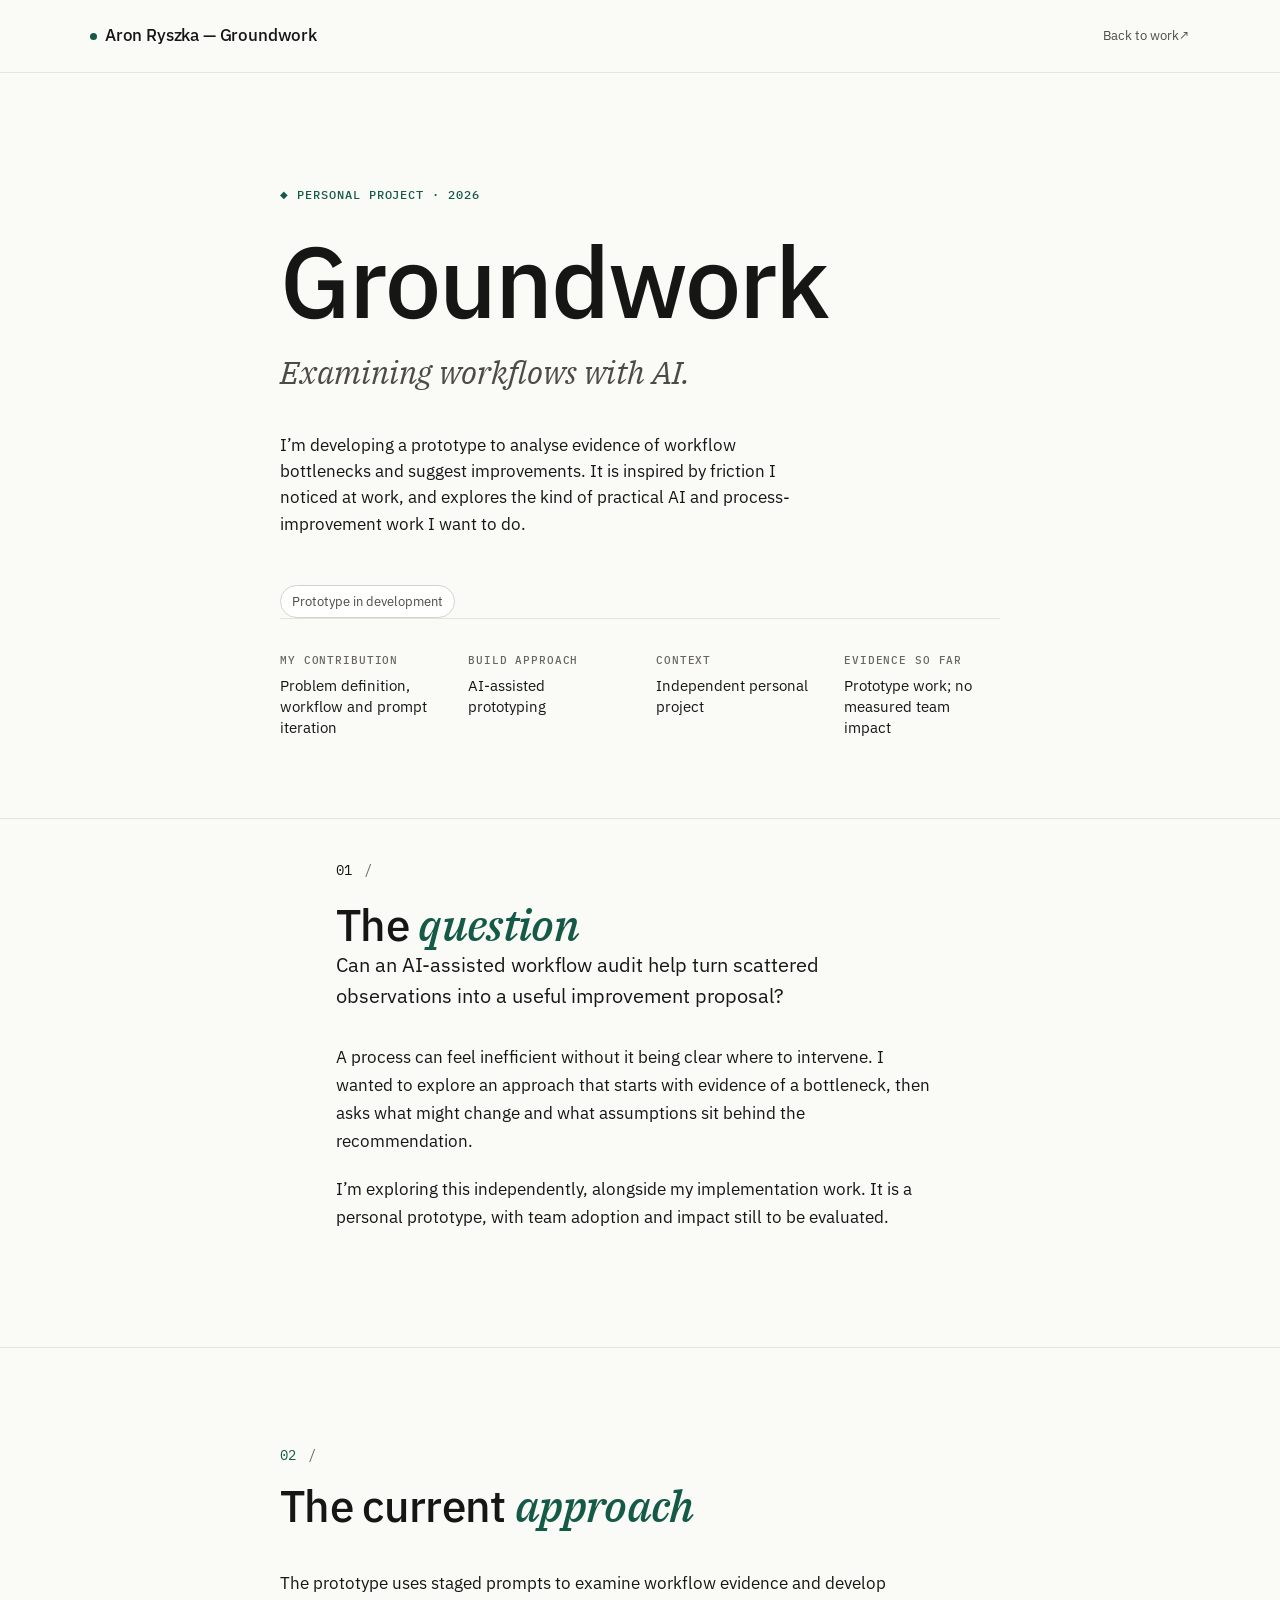
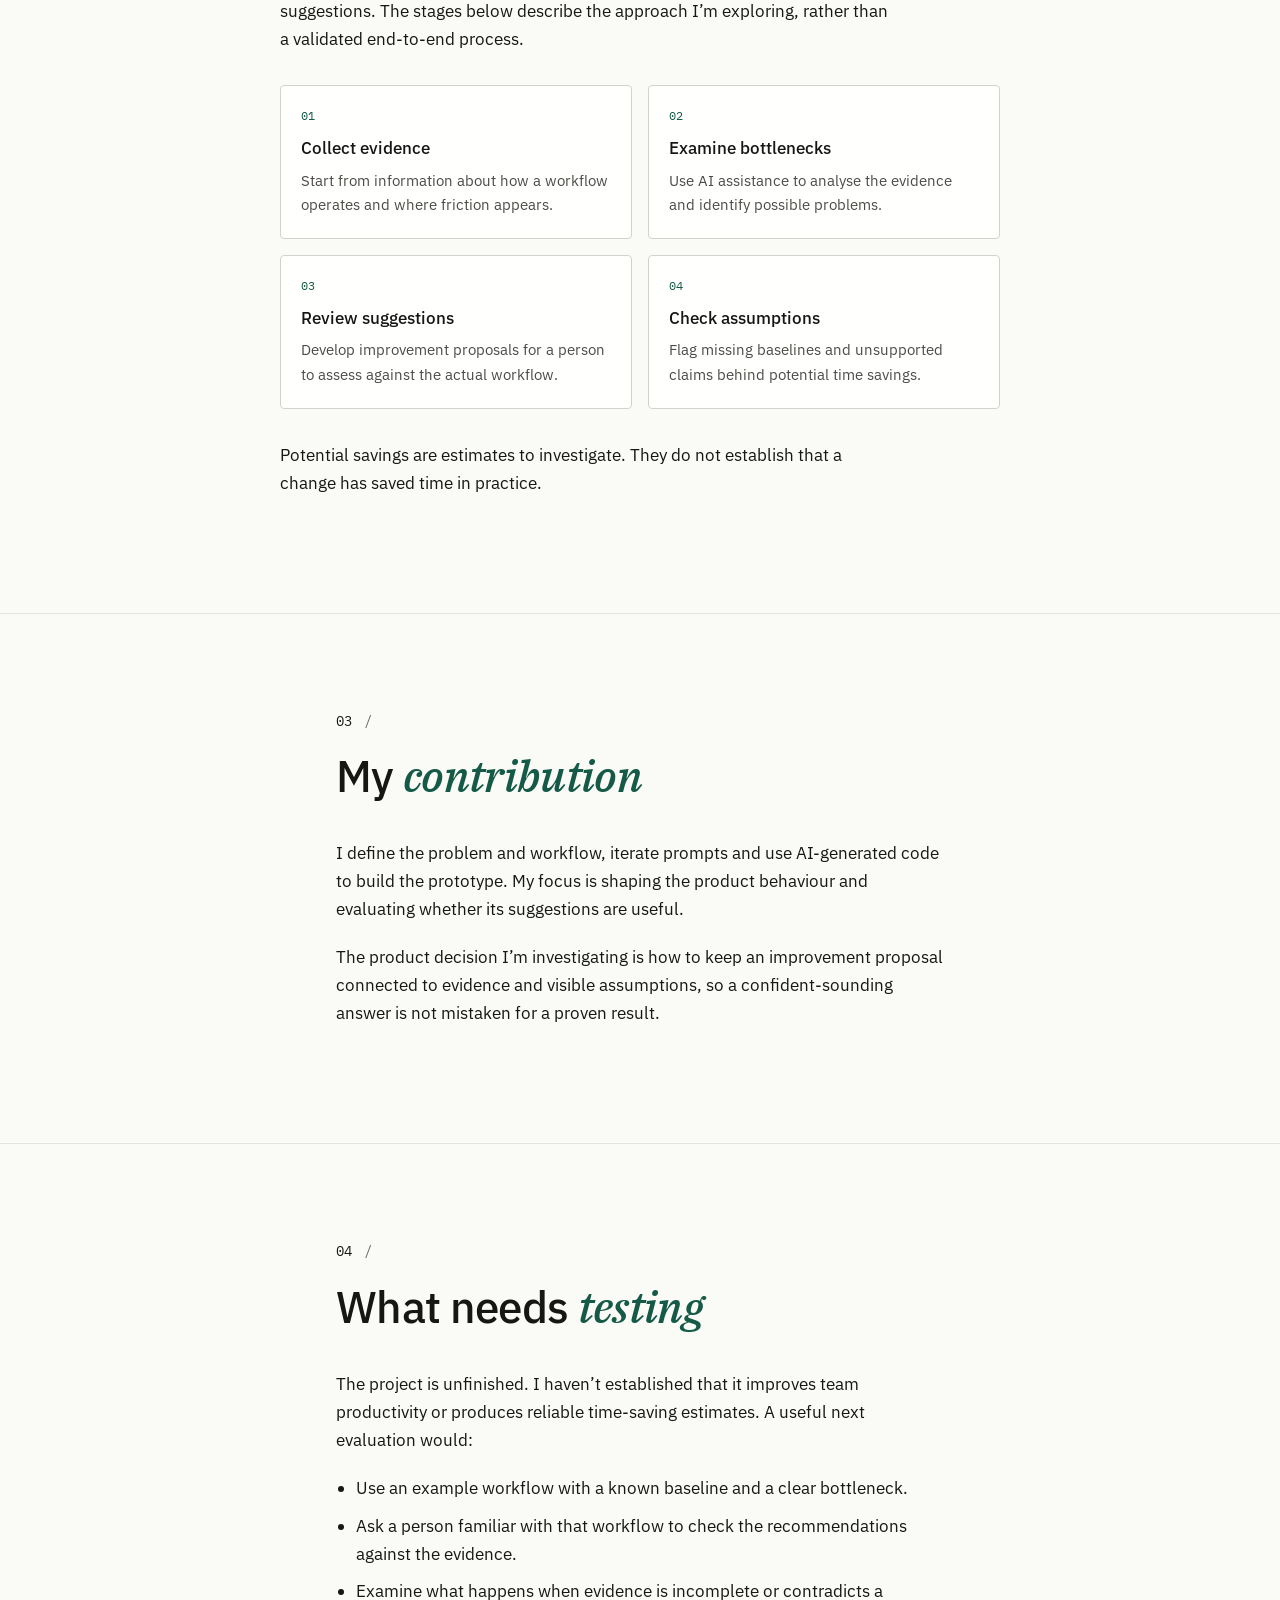
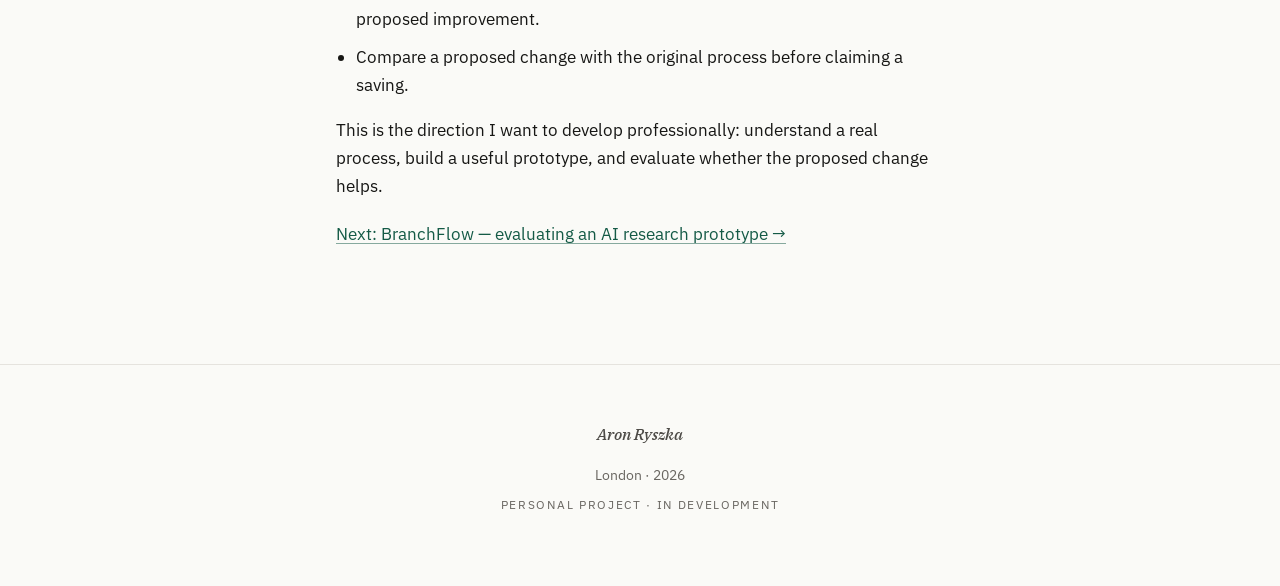
<file: groundwork.html>
<!DOCTYPE html>
<html lang="en">
<head>
<meta charset="UTF-8">
<meta name="viewport" content="width=device-width, initial-scale=1.0">
<title>Groundwork — AI-assisted workflow audit prototype</title>
<meta name="description" content="Groundwork is Aron Ryszka’s personal prototype for examining workflow evidence, suggesting improvements and checking assumptions behind potential savings. In development.">
<link rel="preconnect" href="https://fonts.googleapis.com">
<link rel="preconnect" href="https://fonts.gstatic.com" crossorigin>
<link href="https://fonts.googleapis.com/css2?family=IBM+Plex+Sans:wght@300;400;500;600&family=IBM+Plex+Serif:ital,wght@0,400;0,500;1,400;1,500&family=IBM+Plex+Mono:wght@400;500;600&display=swap" rel="stylesheet">
<style>
  :root {
    --bg: #FAFAF7;
    --paper: #FFFFFE;
    --paper-alt: #EFEEE9;
    --border: #D4D2CC;
    --border-soft: #E5E3DE;
    --ink: #161614;
    --ink-soft: #4D4B47;
    --ink-mute: #8B8884;
    --accent: #0040FF;
    --accent-soft: #E8EEFF;
    --accent-deep: #0030B8;
    --commit: #2D5A3E;
    --commit-soft: #E8F0EA;
    --stale: #A67100;
    --stale-soft: #F8EFD8;
    --danger: #9E2A24;
    --danger-soft: #F8E8E7;
    --theory: #7B5EA7;
    --regulation: #4A6FA5;
    --research: #2A7F6F;

    --sans:  'IBM Plex Sans', 'Inter', system-ui, sans-serif;
    --serif: 'IBM Plex Serif', Georgia, serif;
    --mono:  'IBM Plex Mono', 'JetBrains Mono', 'SF Mono', Menlo, monospace;

    --container: min(720px, calc(100% - 3rem));
    --container-wide: min(940px, calc(100% - 3rem));
    --container-full: min(1100px, calc(100% - 3rem));
  }

  * { box-sizing: border-box; }
  html { scroll-behavior: smooth; }
  body {
    margin: 0;
    background: var(--bg);
    color: var(--ink);
    font-family: var(--sans);
    font-size: 17px;
    line-height: 1.65;
    -webkit-font-smoothing: antialiased;
    -moz-osx-font-smoothing: grayscale;
    text-rendering: optimizeLegibility;
  }

  /* ── Reusable layout ─────────────────────────────────────────── */
  .container { width: var(--container); margin-inline: auto; }
  .container-wide { width: var(--container-wide); margin-inline: auto; }
  .container-full { width: var(--container-full); margin-inline: auto; }

  /* ── Top nav ─────────────────────────────────────────────────── */
  .topnav {
    position: sticky; top: 0; z-index: 50;
    background: color-mix(in srgb, var(--bg) 88%, transparent);
    backdrop-filter: saturate(120%) blur(8px);
    -webkit-backdrop-filter: saturate(120%) blur(8px);
    border-bottom: 1px solid var(--border-soft);
  }
  .topnav-inner {
    display: flex; align-items: center; justify-content: space-between;
    width: var(--container-full); margin-inline: auto;
    padding: 0.875rem 0;
  }
  .topnav-mark {
    font-family: var(--sans); font-weight: 500;
    font-size: 1.0625rem; letter-spacing: -0.01em;
    color: var(--ink);
    text-decoration: none;
    display: inline-flex; align-items: center; gap: 0.5rem;
  }
  .topnav-mark::before {
    content: ""; width: 7px; height: 7px; border-radius: 50%;
    background: var(--accent);
  }
  .topnav-links {
    display: none;
    gap: 1.75rem;
    font-size: 0.8125rem;
    color: var(--ink-soft);
  }
  .topnav-links a {
    color: inherit; text-decoration: none;
    transition: color 150ms ease;
  }
  .topnav-links a:hover { color: var(--accent); }
  @media (min-width: 760px) {
    .topnav-links { display: flex; }
  }

  /* ── Hero ────────────────────────────────────────────────────── */
  .hero {
    padding: 4rem 0 3.5rem;
    border-bottom: 1px solid var(--border-soft);
  }
  @media (min-width: 760px) {
    .hero { padding: 7rem 0 5rem; }
  }
  .eyebrow {
    font-family: var(--mono);
    font-size: 0.75rem;
    text-transform: uppercase;
    letter-spacing: 0.08em;
    color: var(--accent);
    margin: 0 0 1.75rem;
    font-weight: 500;
  }
  .eyebrow::before {
    content: "◆";
    margin-right: 0.5rem;
    font-size: 0.625rem;
    vertical-align: 0.1em;
    color: var(--accent);
  }
  h1.title {
    font-family: var(--sans);
    font-weight: 500;
    font-size: clamp(3.25rem, 9vw, 6.25rem);
    line-height: 0.95;
    letter-spacing: -0.02em;
    margin: 0 0 1.5rem;
    color: var(--ink);
  }
  .dek {
    font-family: var(--serif);
    font-style: italic;
    font-weight: 400;
    font-size: clamp(1.375rem, 3vw, 2rem);
    line-height: 1.25;
    color: var(--ink-soft);
    margin: 0 0 2.5rem;
    max-width: 32ch;
  }
  .lede {
    font-family: var(--sans);
    font-weight: 400;
    font-size: clamp(1.0625rem, 1.3vw, 1.1875rem);
    line-height: 1.55;
    color: var(--ink);
    margin: 0 0 3rem;
    max-width: 52ch;
  }
  .meta {
    display: grid;
    grid-template-columns: repeat(2, 1fr);
    gap: 1.25rem 2rem;
    margin: 0;
    padding-top: 2rem;
    border-top: 1px solid var(--border-soft);
  }
  @media (min-width: 640px) {
    .meta { grid-template-columns: repeat(4, 1fr); }
  }
  .meta > div { margin: 0; }
  .meta dt {
    font-family: var(--mono);
    font-size: 0.6875rem;
    text-transform: uppercase;
    letter-spacing: 0.08em;
    color: var(--ink-mute);
    margin-bottom: 0.375rem;
    font-weight: 500;
  }
  .meta dd {
    margin: 0;
    font-size: 0.9375rem;
    color: var(--ink);
    line-height: 1.4;
  }

  /* ── Sections ────────────────────────────────────────────────── */
  section {
    padding: 4rem 0;
    border-bottom: 1px solid var(--border-soft);
  }
  @media (min-width: 760px) {
    section { padding: 6rem 0; }
  }

  .section-head { margin-bottom: 2.5rem; }
  .section-num {
    font-family: var(--mono);
    font-weight: 400;
    font-size: 0.875rem;
    letter-spacing: 0;
    color: var(--accent);
    margin: 0 0 1rem;
  }
  .section-num::after {
    content: " /";
    color: var(--ink-mute);
    margin-left: 0.25rem;
  }
  h2.section-title {
    font-family: var(--sans);
    font-weight: 500;
    font-size: clamp(1.875rem, 4vw, 2.75rem);
    line-height: 1.05;
    letter-spacing: -0.015em;
    margin: 0;
    color: var(--ink);
    max-width: 22ch;
  }
  h2.section-title em {
    font-family: var(--serif);
    font-style: italic;
    color: var(--accent);
    font-weight: 500;
  }

  /* ── Body prose ──────────────────────────────────────────────── */
  .prose { max-width: 38rem; }
  .prose p {
    margin: 0 0 1.25rem;
    color: var(--ink);
  }
  .prose p.lead {
    font-family: var(--sans);
    font-size: 1.25rem;
    line-height: 1.55;
    color: var(--ink);
    margin-bottom: 2rem;
    max-width: 30em;
  }
  .prose strong {
    font-weight: 600;
    color: var(--ink);
  }
  .prose em {
    font-family: var(--serif);
    font-style: italic;
    font-weight: 400;
  }
  .prose a {
    color: var(--accent);
    text-decoration: underline;
    text-decoration-thickness: 1px;
    text-underline-offset: 3px;
    text-decoration-color: color-mix(in srgb, var(--accent) 50%, transparent);
    transition: text-decoration-color 150ms ease;
  }
  .prose a:hover {
    text-decoration-color: var(--accent);
  }
  .prose code {
    font-family: var(--mono);
    font-size: 0.875em;
    background: var(--paper);
    padding: 0.125em 0.4em;
    border-radius: 3px;
    border: 1px solid var(--border);
    color: var(--ink);
  }
  .cite {
    color: var(--ink-mute);
    font-size: 0.9em;
  }

  /* ── Failure modes list ──────────────────────────────────────── */
  .failures {
    list-style: none;
    margin: 0 0 2rem;
    padding: 0;
    counter-reset: failure;
    max-width: 38rem;
  }
  .failures li {
    counter-increment: failure;
    position: relative;
    padding: 1.25rem 0 1.25rem 3.25rem;
    border-top: 1px solid var(--border-soft);
  }
  .failures li:last-child { border-bottom: 1px solid var(--border-soft); }
  .failures li::before {
    content: counter(failure, decimal-leading-zero);
    position: absolute;
    left: 0; top: 1.3rem;
    font-family: var(--mono);
    font-weight: 400;
    font-size: 0.8125rem;
    color: var(--accent);
    letter-spacing: 0.04em;
  }
  .failures strong {
    display: block;
    font-family: var(--sans);
    font-size: 1.0625rem;
    font-weight: 500;
    margin-bottom: 0.25rem;
    color: var(--ink);
  }
  .failures span {
    font-size: 0.9375rem;
    color: var(--ink-soft);
    line-height: 1.55;
  }

  /* ── Propositions grid ───────────────────────────────────────── */
  .props {
    display: grid;
    grid-template-columns: 1fr;
    gap: 1px;
    background: var(--border-soft);
    border: 1px solid var(--border-soft);
    border-radius: 4px;
    overflow: hidden;
    margin: 0;
  }
  @media (min-width: 640px) {
    .props { grid-template-columns: 1fr 1fr; }
  }
  .props > article {
    background: var(--paper);
    padding: 1.75rem 1.75rem 1.875rem;
    position: relative;
  }
  .props .prop-num {
    font-family: var(--serif);
    font-style: italic;
    font-weight: 400;
    font-size: 1.25rem;
    color: var(--accent);
    margin-bottom: 0.75rem;
  }
  .props h3 {
    font-family: var(--sans);
    font-weight: 500;
    font-size: 1.1875rem;
    line-height: 1.25;
    margin: 0 0 0.75rem;
    color: var(--ink);
    letter-spacing: -0.005em;
  }
  .props p {
    margin: 0;
    font-size: 0.9375rem;
    line-height: 1.55;
    color: var(--ink-soft);
  }

  /* ── Live demo link in hero ──────────────────────────────────── */
  .live-link {
    margin: 1.5rem 0 0;
    padding-top: 1.5rem;
    border-top: 1px solid var(--border-soft);
    display: flex;
    align-items: baseline;
    gap: 0.875rem;
    flex-wrap: wrap;
  }
  .live-link a {
    display: inline-flex;
    align-items: center;
    gap: 0.4rem;
    font-family: var(--sans);
    font-size: 0.9375rem;
    font-weight: 500;
    color: var(--accent);
    text-decoration: none;
    padding: 0.5rem 0.9375rem;
    background: var(--accent-soft);
    border: 1px solid color-mix(in srgb, var(--accent) 28%, transparent);
    border-radius: 99px;
    transition: all 180ms ease;
  }
  .live-link a:hover {
    background: var(--accent);
    color: var(--paper);
    border-color: var(--accent);
  }
  .live-link a span { font-size: 0.875em; }
  .live-link-url {
    font-family: var(--mono);
    font-size: 0.8125rem;
    color: var(--ink-mute);
    letter-spacing: -0.005em;
  }

  /* ── Live preview (browser frame) ────────────────────────────── */
  .live-preview { margin: 2.5rem 0 1.5rem; }
  .browser-frame {
    width: 100%;
    max-width: 920px;
    margin: 0 auto;
    background: var(--paper);
    border: 1px solid var(--border);
    border-radius: 10px;
    box-shadow: 0 16px 40px -16px rgba(44, 36, 22, 0.18),
                0 2px 6px rgba(44, 36, 22, 0.05);
    overflow: hidden;
  }
  .browser-bar {
    display: flex;
    align-items: center;
    gap: 0.875rem;
    padding: 0.625rem 0.875rem;
    background: var(--paper-alt);
    border-bottom: 1px solid var(--border-soft);
    font-size: 0.8125rem;
  }
  .browser-dots { display: inline-flex; gap: 0.375rem; flex-shrink: 0; }
  .browser-dots i {
    width: 10px; height: 10px;
    border-radius: 50%;
    background: var(--border);
    display: block;
  }
  .browser-url {
    flex: 1;
    min-width: 0;
    font-family: var(--mono);
    font-size: 0.78125rem;
    color: var(--ink-soft);
    background: var(--paper);
    border: 1px solid var(--border);
    padding: 0.3125rem 0.75rem;
    border-radius: 99px;
    overflow: hidden;
    text-overflow: ellipsis;
    white-space: nowrap;
    text-align: center;
    letter-spacing: -0.005em;
  }
  .browser-url-protocol { color: var(--ink-mute); }
  .browser-open {
    flex-shrink: 0;
    font-family: var(--sans);
    font-size: 0.8125rem;
    font-weight: 500;
    color: var(--accent);
    text-decoration: none;
    padding: 0.3125rem 0.625rem;
    border-radius: 4px;
    transition: background 150ms ease;
    white-space: nowrap;
  }
  .browser-open:hover { background: var(--accent-soft); }
  @media (max-width: 540px) {
    .browser-open { font-size: 0; padding: 0.3125rem; }
    .browser-open span { font-size: 0.875rem; }
  }
  .browser-viewport {
    position: relative;
    aspect-ratio: 1.9;
    background: var(--paper-alt);
    overflow: hidden;
  }
  .browser-viewport-link {
    position: absolute;
    inset: 0;
    display: block;
    cursor: pointer;
    text-decoration: none;
  }
  .browser-fallback {
    position: absolute;
    inset: 0;
    width: 100%;
    height: 100%;
    object-fit: cover;
    object-position: top center;
    display: block;
    transition: transform 600ms cubic-bezier(0.2, 0.6, 0.2, 1);
    /* Defensive: if the image ever fails to load, hide the alt
       text bloat and let the link container show its hover CTA. */
    color: transparent;
    font-size: 0;
    text-indent: -9999px;
    background: var(--paper-alt);
  }
  .browser-viewport-link:hover .browser-fallback {
    transform: scale(1.015);
  }
  .browser-viewport-link::after {
    content: "Open ↗";
    position: absolute;
    bottom: 1rem;
    right: 1rem;
    background: var(--ink);
    color: var(--paper);
    font-family: var(--sans);
    font-size: 0.8125rem;
    font-weight: 500;
    padding: 0.5rem 0.875rem;
    border-radius: 99px;
    opacity: 0;
    transform: translateY(4px);
    transition: opacity 200ms ease, transform 200ms ease;
    pointer-events: none;
    box-shadow: 0 4px 12px rgba(44, 36, 22, 0.2);
  }
  .browser-viewport-link:hover::after,
  .browser-viewport-link:focus-visible::after {
    opacity: 1;
    transform: translateY(0);
  }

  /* ── Workspace figure ────────────────────────────────────────── */
  .figure {
    margin: 2.5rem 0 1.5rem;
    text-align: center;
  }
  .figure svg {
    width: 100%;
    height: auto;
    max-width: 880px;
    display: block;
    margin: 0 auto;
    background: var(--paper);
    border: 1px solid var(--border);
    border-radius: 6px;
  }
  .figure figcaption {
    font-family: var(--serif);
    font-style: italic;
    font-size: 0.875rem;
    color: var(--ink-mute);
    margin-top: 1rem;
    max-width: 42rem;
    margin-inline: auto;
    line-height: 1.5;
  }

  /* ── Commitment callouts ─────────────────────────────────────── */
  .commitments {
    display: grid;
    grid-template-columns: 1fr;
    gap: 1.25rem;
    margin-top: 2.5rem;
  }
  @media (min-width: 760px) {
    .commitments { grid-template-columns: 1fr 1fr; }
  }
  .commitment {
    background: var(--paper);
    border: 1px solid var(--border);
    border-left: 3px solid var(--commit);
    padding: 1.75rem 1.875rem;
    border-radius: 4px;
  }
  .commitment-label {
    font-family: var(--mono);
    font-size: 0.6875rem;
    text-transform: uppercase;
    letter-spacing: 0.08em;
    color: var(--commit);
    margin-bottom: 0.625rem;
    font-weight: 500;
  }
  .commitment h3 {
    font-family: var(--sans);
    font-weight: 500;
    font-size: 1.25rem;
    line-height: 1.25;
    margin: 0 0 1rem;
    color: var(--ink);
  }
  .commitment p {
    font-size: 0.9375rem;
    line-height: 1.6;
    color: var(--ink-soft);
    margin: 0;
  }
  .commitment p + p { margin-top: 0.75rem; }

  /* ── Hero stat (testing wins) ────────────────────────────────── */
  .hero-stat {
    margin: 2.5rem 0 3rem;
    padding: 2.5rem 2rem;
    background: var(--paper);
    border: 1px solid var(--border);
    border-radius: 6px;
    text-align: center;
    position: relative;
  }
  .hero-stat::before, .hero-stat::after {
    content: "";
    position: absolute;
    width: 32px; height: 1px;
    background: var(--accent);
    top: 50%;
  }
  .hero-stat::before { left: -1px; }
  .hero-stat::after  { right: -1px; }
  .hero-stat .stat-num {
    font-family: var(--mono);
    font-weight: 500;
    font-size: clamp(3.5rem, 8vw, 5rem);
    line-height: 1;
    color: var(--accent);
    margin: 0 0 0.75rem;
    letter-spacing: -0.04em;
    font-variant-numeric: tabular-nums;
  }
  .hero-stat .stat-num span {
    font-size: 0.5em;
    color: var(--ink-mute);
    font-style: italic;
    vertical-align: 0.3em;
    margin: 0 0.15em;
  }
  .hero-stat .stat-label {
    font-family: var(--serif);
    font-style: italic;
    font-weight: 500;
    font-size: 1.125rem;
    color: var(--ink);
    max-width: 28rem;
    margin: 0 auto;
    line-height: 1.4;
  }

  /* ── Themes ──────────────────────────────────────────────────── */
  .themes { display: grid; gap: 2.5rem; margin-top: 1rem; }
  .theme {
    max-width: 38rem;
  }
  .theme-head {
    display: flex;
    align-items: baseline;
    gap: 0.75rem;
    flex-wrap: wrap;
    margin-bottom: 0.875rem;
  }
  .theme h3 {
    font-family: var(--sans);
    font-weight: 500;
    font-size: 1.375rem;
    line-height: 1.25;
    margin: 0;
    color: var(--ink);
    letter-spacing: -0.01em;
  }
  .severity {
    display: inline-block;
    font-family: var(--mono);
    font-size: 0.6875rem;
    text-transform: uppercase;
    letter-spacing: 0.1em;
    padding: 0.25rem 0.625rem;
    border-radius: 99px;
    font-weight: 500;
    line-height: 1;
  }
  .severity.major    { background: var(--stale-soft);   color: var(--stale); }
  .severity.critical { background: var(--danger-soft);  color: var(--danger); }
  .severity.moderate { background: var(--paper-alt);    color: var(--ink-soft); }
  .severity.win      { background: var(--commit-soft);  color: var(--commit); }
  .theme p {
    margin: 0 0 1rem;
    color: var(--ink);
    line-height: 1.65;
  }

  /* ── Pull quotes ─────────────────────────────────────────────── */
  blockquote.quote {
    margin: 1.5rem 0;
    padding: 0 0 0 1.25rem;
    border-left: 2px solid var(--accent);
    font-family: var(--serif);
    font-style: italic;
    font-weight: 500;
    font-size: 1.0625rem;
    line-height: 1.5;
    color: var(--ink);
    max-width: 36em;
  }
  blockquote.quote cite {
    display: block;
    margin-top: 0.5rem;
    font-family: var(--mono);
    font-style: normal;
    font-size: 0.75rem;
    text-transform: uppercase;
    letter-spacing: 0.08em;
    color: var(--ink-mute);
    font-weight: 500;
  }

  /* ── Implications list ───────────────────────────────────────── */
  .impl {
    list-style: none;
    margin: 1rem 0 0;
    padding: 0;
    counter-reset: imp;
    max-width: 38rem;
  }
  .impl li {
    counter-increment: imp;
    position: relative;
    padding: 1.5rem 0 1.5rem 3.5rem;
    border-top: 1px solid var(--border-soft);
  }
  .impl li:last-child { border-bottom: 1px solid var(--border-soft); }
  .impl li::before {
    content: counter(imp, decimal-leading-zero);
    position: absolute;
    left: 0; top: 1.6rem;
    font-family: var(--mono);
    font-weight: 400;
    font-size: 0.875rem;
    color: var(--accent);
  }
  .impl strong {
    display: block;
    font-family: var(--sans);
    font-weight: 500;
    font-size: 1.125rem;
    margin-bottom: 0.375rem;
    color: var(--ink);
    line-height: 1.3;
  }
  .impl span {
    font-size: 0.9375rem;
    line-height: 1.6;
    color: var(--ink-soft);
  }

  /* ── Footer ──────────────────────────────────────────────────── */
  footer {
    padding: 3.5rem 0 4rem;
    color: var(--ink-mute);
    text-align: center;
  }
  footer p {
    margin: 0 0 0.5rem;
    font-size: 0.875rem;
  }
  footer p.mark {
    font-family: var(--serif);
    font-style: italic;
    font-weight: 500;
    font-size: 1rem;
    color: var(--ink-soft);
    margin-bottom: 1rem;
  }
  footer .colophon {
    font-size: 0.75rem;
    text-transform: uppercase;
    letter-spacing: 0.14em;
    color: var(--ink-mute);
  }

  /* ── Subtle reveal on load ───────────────────────────────────── */
  @media (prefers-reduced-motion: no-preference) {
    .hero > * {
      opacity: 0;
      transform: translateY(8px);
      animation: rise 700ms cubic-bezier(0.2, 0.6, 0.2, 1) forwards;
    }
    .hero .eyebrow { animation-delay: 80ms; }
    .hero .title   { animation-delay: 160ms; }
    .hero .dek     { animation-delay: 260ms; }
    .hero .lede    { animation-delay: 340ms; }
    .hero .meta    { animation-delay: 420ms; }
    @keyframes rise {
      to { opacity: 1; transform: translateY(0); }
    }
  }

  /* ── Focus state ─────────────────────────────────────────────── */
  a:focus-visible {
    outline: 2px solid var(--accent);
    outline-offset: 3px;
    border-radius: 2px;
  }

  /* ── Tiny helpers ────────────────────────────────────────────── */
  .small-cap {
    font-size: 0.6875rem;
    text-transform: uppercase;
    letter-spacing: 0.14em;
    font-weight: 500;
    color: var(--ink-mute);
  }


  /* ── Project tiles (index only) ──────────────────────────────── */
  .tiles {
    display: grid;
    grid-template-columns: 1fr;
    gap: 1.25rem;
    margin-top: 2.5rem;
  }
  @media (min-width: 760px) {
    .tiles { grid-template-columns: 1fr 1fr; }
  }
  .tile {
    display: flex;
    flex-direction: column;
    background: var(--paper);
    border: 1px solid var(--border);
    border-left: 4px solid var(--tile-accent);
    border-radius: 4px;
    padding: 1.75rem 1.875rem;
    text-decoration: none;
    color: inherit;
  }
  @media (prefers-reduced-motion: no-preference) {
    .tile { transition: transform 180ms ease, border-left-width 180ms ease; }
  }
  .tile:hover {
    transform: translateY(-2px);
    border-left-width: 5px;
  }
  .tile-eyebrow {
    font-family: var(--mono);
    font-size: 0.6875rem;
    text-transform: uppercase;
    letter-spacing: 0.08em;
    color: var(--tile-accent);
    font-weight: 500;
    margin: 0 0 0.75rem;
  }
  .tile h3 {
    font-family: var(--sans);
    font-weight: 500;
    font-size: 1.75rem;
    line-height: 1.1;
    letter-spacing: -0.02em;
    margin: 0 0 0.75rem;
    color: var(--ink);
  }
  .tile-pitch {
    font-family: var(--serif);
    font-style: italic;
    font-weight: 400;
    font-size: 1.1875rem;
    line-height: 1.35;
    color: var(--ink-soft);
    margin: 0 0 1rem;
  }
  .tile-body {
    font-size: 0.9375rem;
    line-height: 1.6;
    color: var(--ink-soft);
    margin: 0 0 1.25rem;
  }
  .tile-link {
    margin-top: auto;
    font-family: var(--sans);
    font-size: 0.9375rem;
    font-weight: 500;
    color: var(--tile-accent);
  }
  .tile:hover .tile-link {
    text-decoration: underline;
    text-underline-offset: 3px;
  }
  .tile:focus-visible {
    outline: 2px solid var(--tile-accent);
    outline-offset: 3px;
    border-radius: 4px;
  }

  /* LinkedIn rendered as url-style link, not a pill */
  .live-link a.live-link-url {
    background: none;
    border: none;
    padding: 0;
    border-radius: 0;
    font-family: var(--mono);
    font-size: 0.8125rem;
    font-weight: 400;
    color: var(--ink-mute);
    letter-spacing: -0.005em;
  }
  .live-link a.live-link-url:hover {
    background: none;
    color: var(--accent);
    border: none;
  }

  /* Links inside the contact meta strip */
  .meta dd a {
    color: var(--accent);
    text-decoration: none;
    transition: color 150ms ease;
  }
  .meta dd a:hover { color: var(--accent-deep); text-decoration: underline; text-underline-offset: 3px; }

  /* Contact strip: 1 col on mobile, 3 on desktop */
  .meta.meta-3 { grid-template-columns: 1fr; }
  @media (min-width: 640px) {
    .meta.meta-3 { grid-template-columns: repeat(3, 1fr); }
  }
</style>
<link rel="stylesheet" href="assets/portfolio-updates.css">
<style>:root { --accent:#145A46; --accent-soft:#E8F0EA; --accent-deep:#104434; } .project-overview { padding-top:2.5rem; } .project-overview .meta { margin-bottom:0; } .project-overview p { max-width:38rem; } .prose h3 { font-size:1.2rem; margin:2rem 0 0.75rem; } .prose ul { padding-left:1.25rem; } .prose li { margin-bottom:0.6rem; } .case-nav { margin-top:2rem; } .case-nav a { color:var(--accent); }</style>
</head>
<body>
<a class="skip-link" href="#main-content">Skip to content</a>
<nav class="topnav" aria-label="Page navigation"><div class="topnav-inner">
  <a class="topnav-mark" href="index.html">Aron Ryszka — Groundwork</a>
  <div class="topnav-links"><a href="index.html#work">Back to work <span aria-hidden="true">↗</span></a></div>
</div></nav>
<main id="main-content" tabindex="-1">
  <header class="hero"><div class="container">
    <p class="eyebrow">Personal project · 2026</p>
    <h1 class="title">Groundwork</h1>
    <p class="dek">Examining workflows with AI.</p>
    <p class="lede">I’m developing a prototype to analyse evidence of workflow bottlenecks and suggest improvements. It is inspired by friction I noticed at work, and explores the kind of practical AI and process-improvement work I want to do.</p>
    <span class="project-status">Prototype in development</span>
    <dl class="meta">
      <div><dt>My contribution</dt><dd>Problem definition, workflow and prompt iteration</dd></div>
      <div><dt>Build approach</dt><dd>AI-assisted prototyping</dd></div>
      <div><dt>Context</dt><dd>Independent personal project</dd></div>
      <div><dt>Evidence so far</dt><dd>Prototype work; no measured team impact</dd></div>
    </dl>
  </div></header>
  <section class="project-overview" aria-labelledby="overview-title"><div class="container prose">
    <p class="section-num">01</p><h2 class="section-title" id="overview-title">The <em>question</em></h2>
    <p class="lead">Can an AI-assisted workflow audit help turn scattered observations into a useful improvement proposal?</p>
    <p>A process can feel inefficient without it being clear where to intervene. I wanted to explore an approach that starts with evidence of a bottleneck, then asks what might change and what assumptions sit behind the recommendation.</p>
    <p>I’m exploring this independently, alongside my implementation work. It is a personal prototype, with team adoption and impact still to be evaluated.</p>
  </div></section>
  <section aria-labelledby="approach-title"><div class="container">
    <div class="section-head"><p class="section-num">02</p><h2 class="section-title" id="approach-title">The current <em>approach</em></h2></div>
    <div class="prose"><p>The prototype uses staged prompts to examine workflow evidence and develop suggestions. The stages below describe the approach I’m exploring, rather than a validated end-to-end process.</p></div>
    <ol class="workflow-steps">
      <li><strong>Collect evidence</strong><p>Start from information about how a workflow operates and where friction appears.</p></li>
      <li><strong>Examine bottlenecks</strong><p>Use AI assistance to analyse the evidence and identify possible problems.</p></li>
      <li><strong>Review suggestions</strong><p>Develop improvement proposals for a person to assess against the actual workflow.</p></li>
      <li><strong>Check assumptions</strong><p>Flag missing baselines and unsupported claims behind potential time savings.</p></li>
    </ol>
    <div class="prose"><p>Potential savings are estimates to investigate. They do not establish that a change has saved time in practice.</p></div>
  </div></section>
  <section aria-labelledby="contribution-title"><div class="container prose">
    <div class="section-head"><p class="section-num">03</p><h2 class="section-title" id="contribution-title">My <em>contribution</em></h2></div>
    <p>I define the problem and workflow, iterate prompts and use AI-generated code to build the prototype. My focus is shaping the product behaviour and evaluating whether its suggestions are useful.</p>
    <p>The product decision I’m investigating is how to keep an improvement proposal connected to evidence and visible assumptions, so a confident-sounding answer is not mistaken for a proven result.</p>
  </div></section>
  <section aria-labelledby="next-title"><div class="container prose">
    <div class="section-head"><p class="section-num">04</p><h2 class="section-title" id="next-title">What needs <em>testing</em></h2></div>
    <p>The project is unfinished. I haven’t established that it improves team productivity or produces reliable time-saving estimates. A useful next evaluation would:</p>
    <ul>
      <li>Use an example workflow with a known baseline and a clear bottleneck.</li>
      <li>Ask a person familiar with that workflow to check the recommendations against the evidence.</li>
      <li>Examine what happens when evidence is incomplete or contradicts a proposed improvement.</li>
      <li>Compare a proposed change with the original process before claiming a saving.</li>
    </ul>
    <p>This is the direction I want to develop professionally: understand a real process, build a useful prototype, and evaluate whether the proposed change helps.</p>
    <p class="case-nav"><a href="branchflow.html">Next: BranchFlow — evaluating an AI research prototype →</a></p>
  </div></section>
</main>
<footer><p class="mark">Aron Ryszka</p><p>London · 2026</p><p class="colophon">Personal project · In development</p></footer>
</body>
</html>
</file>
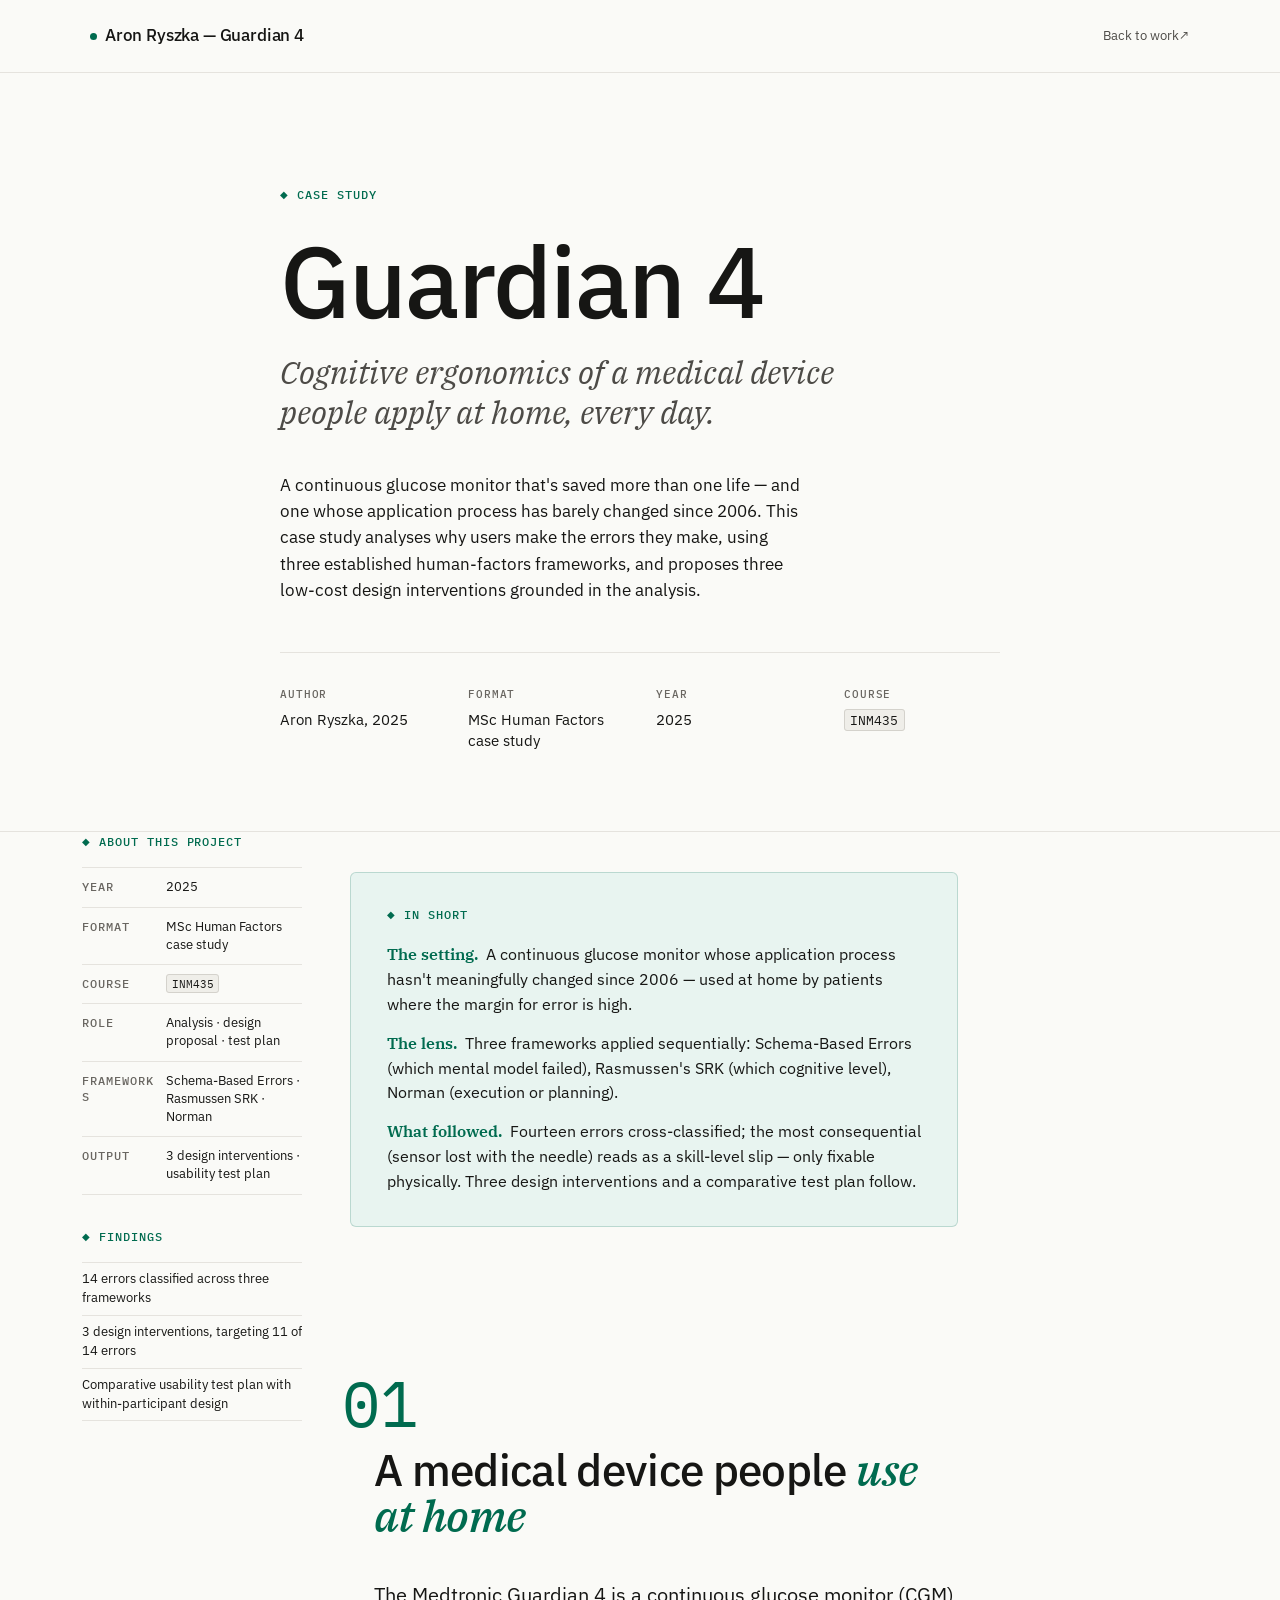
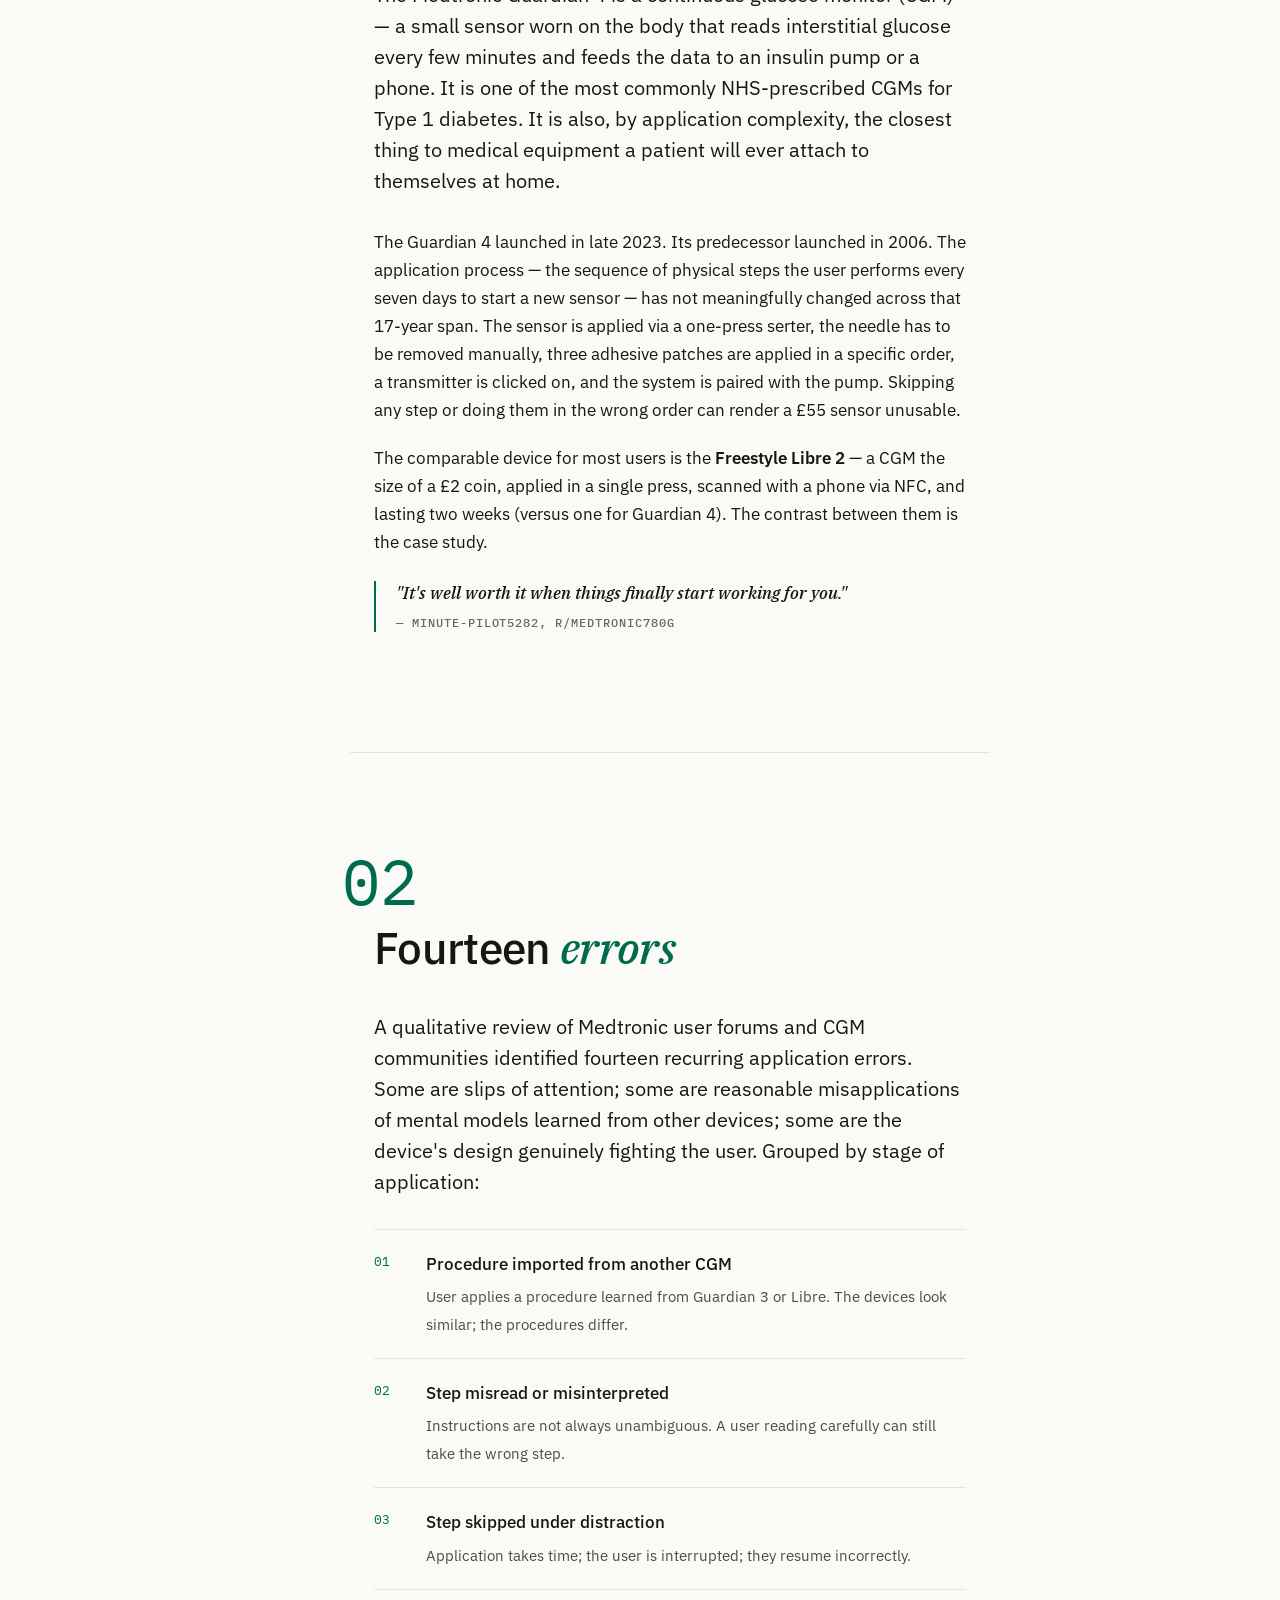
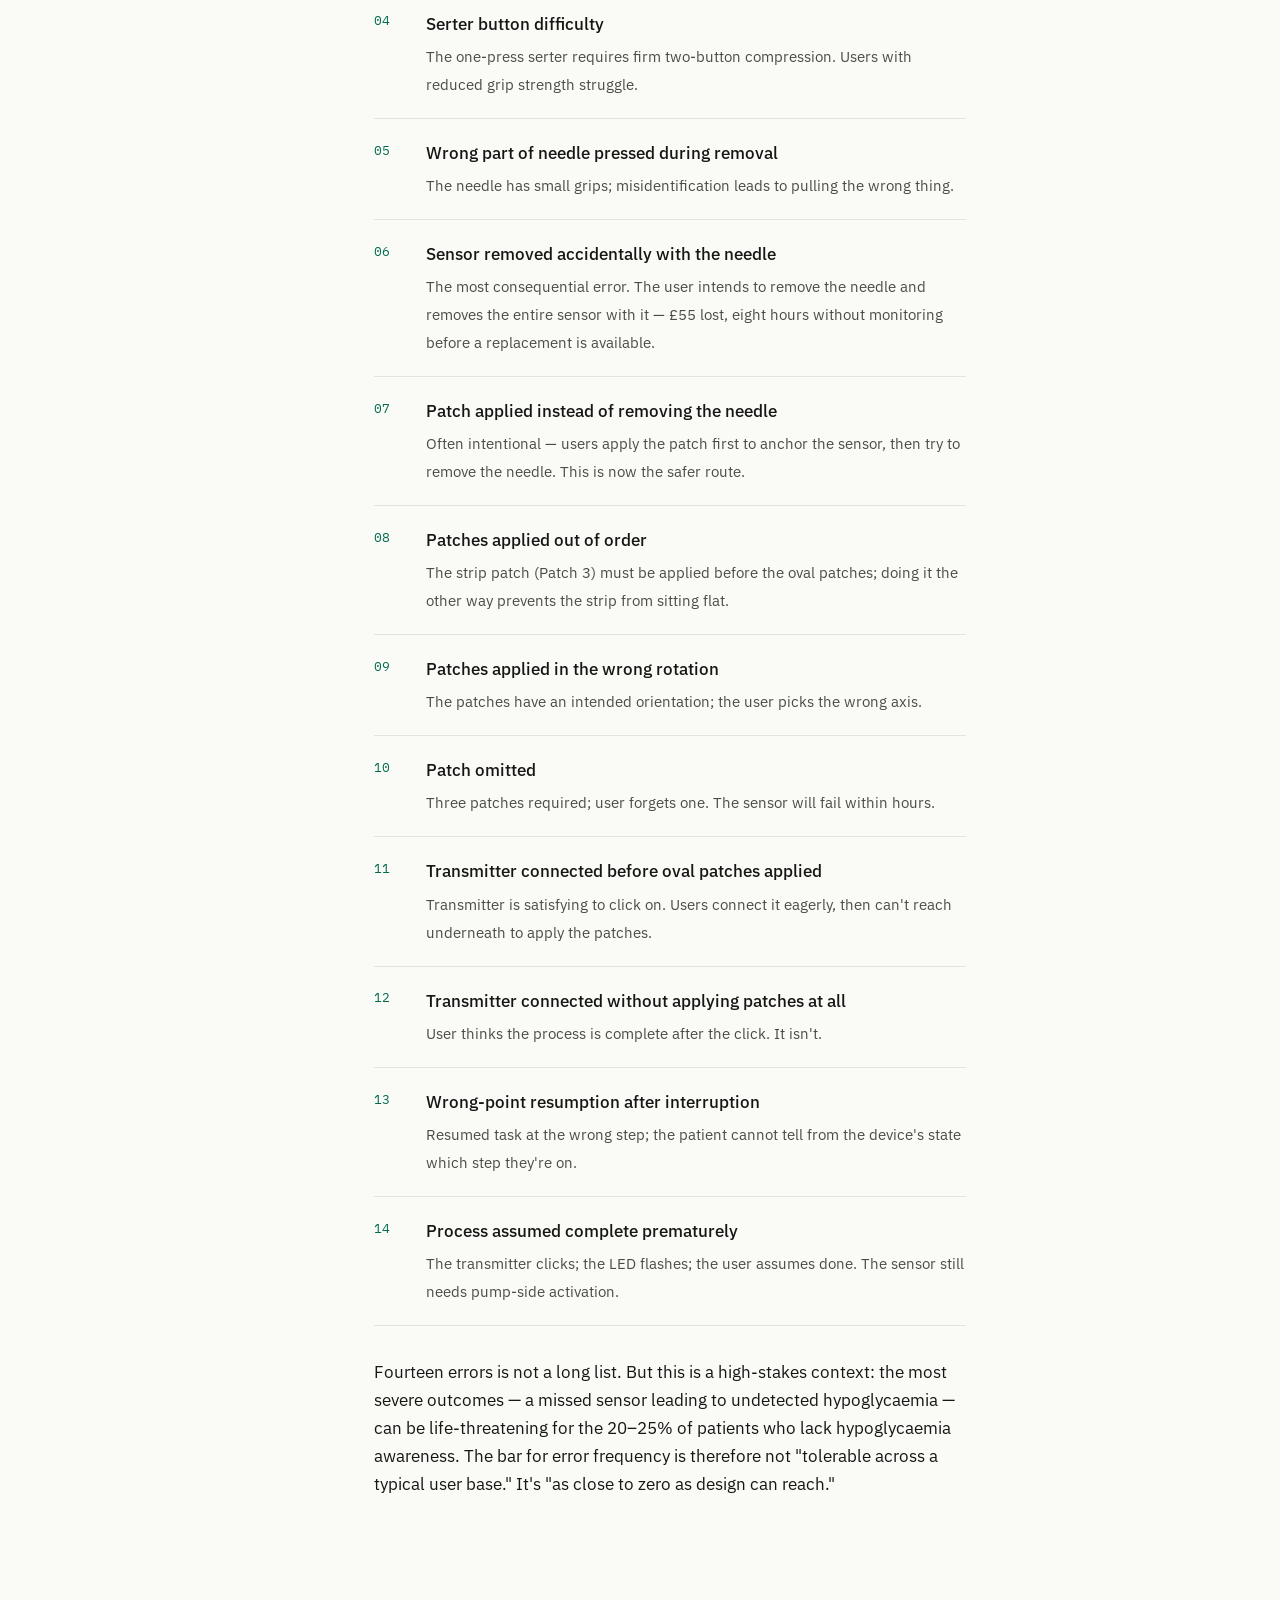
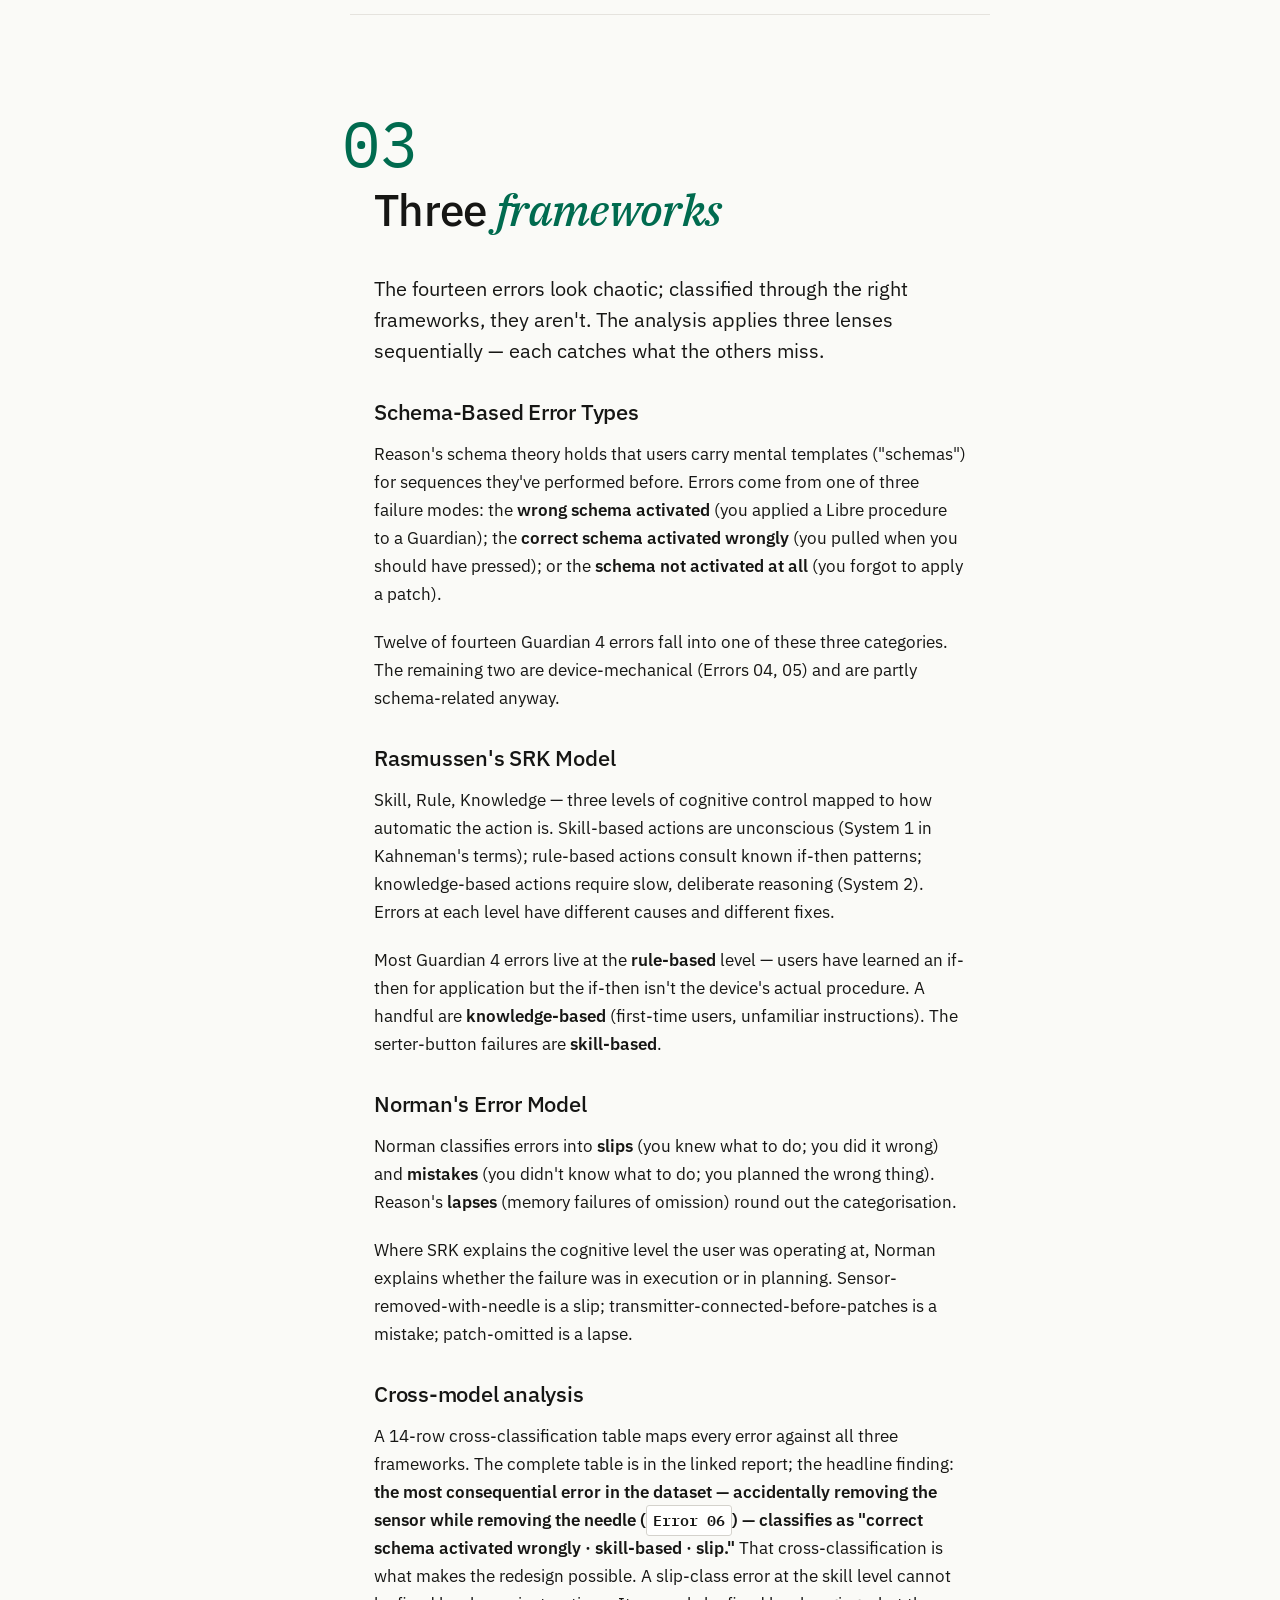
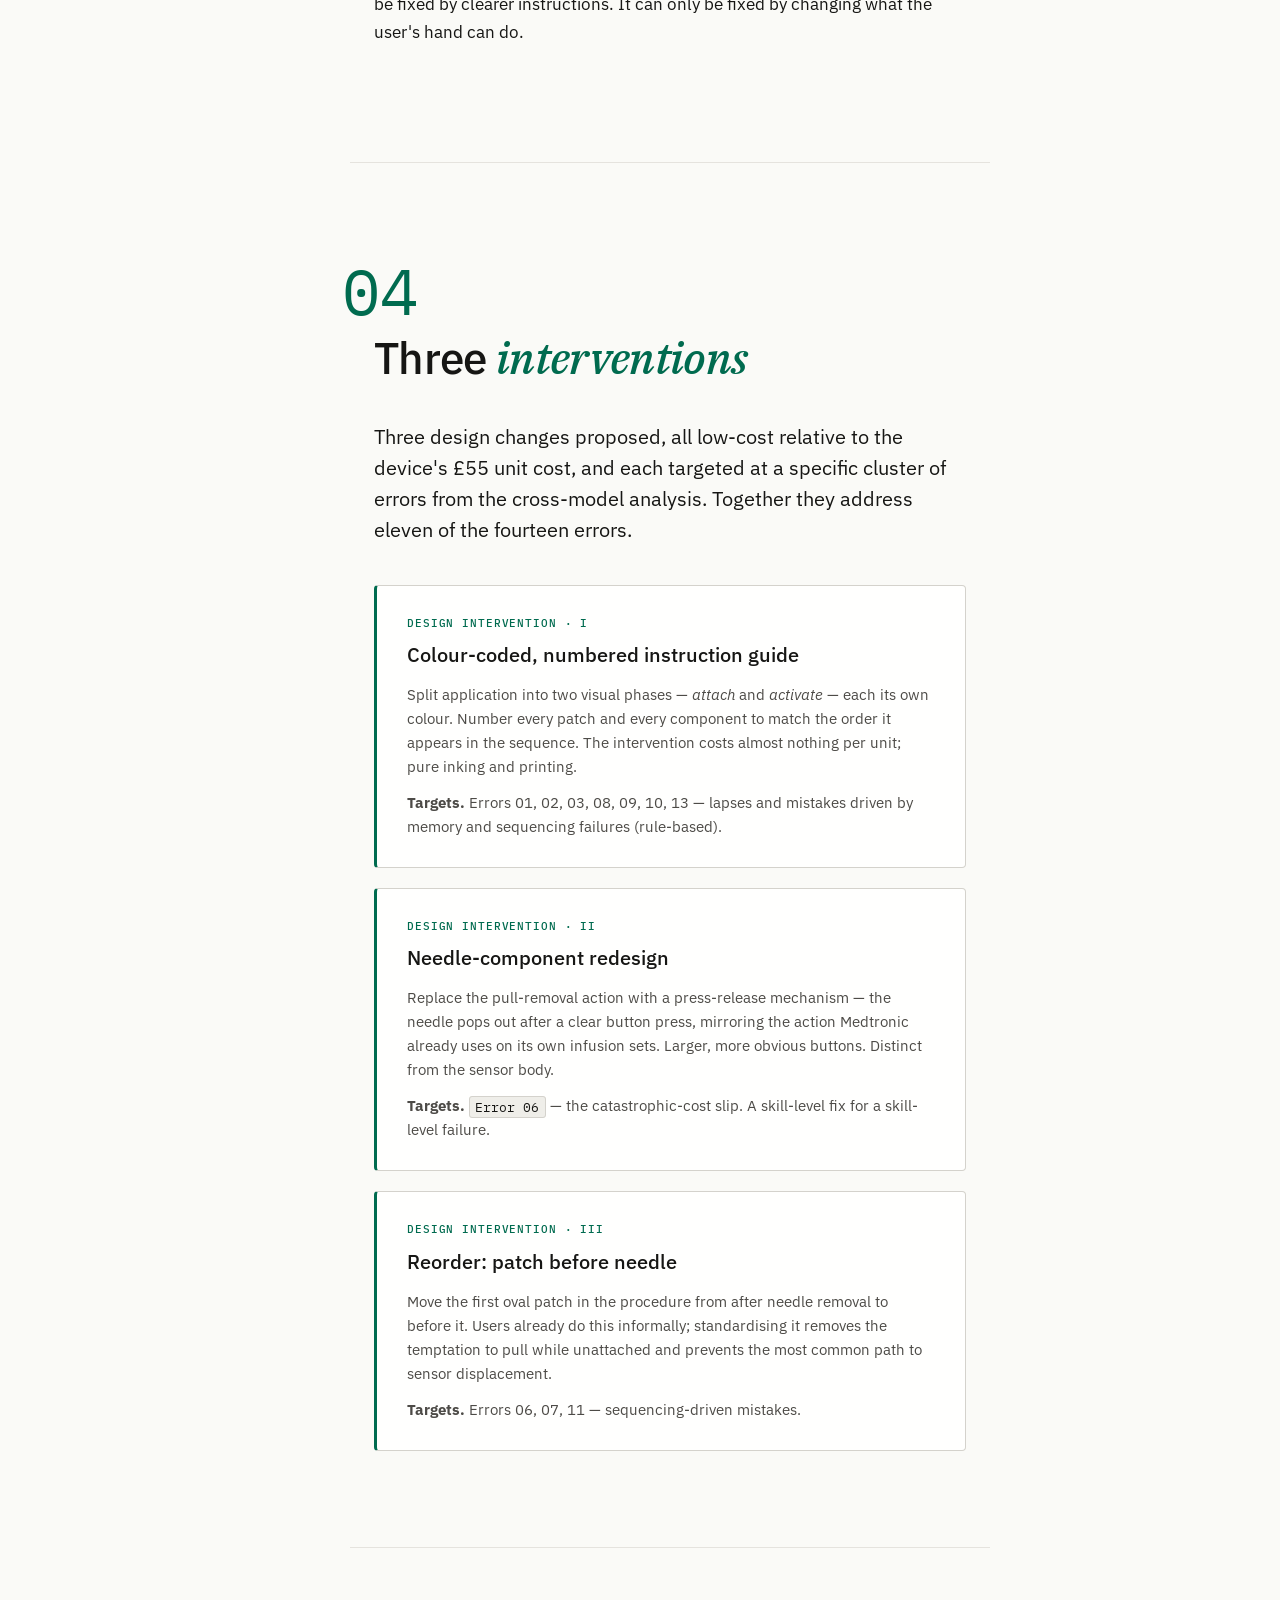
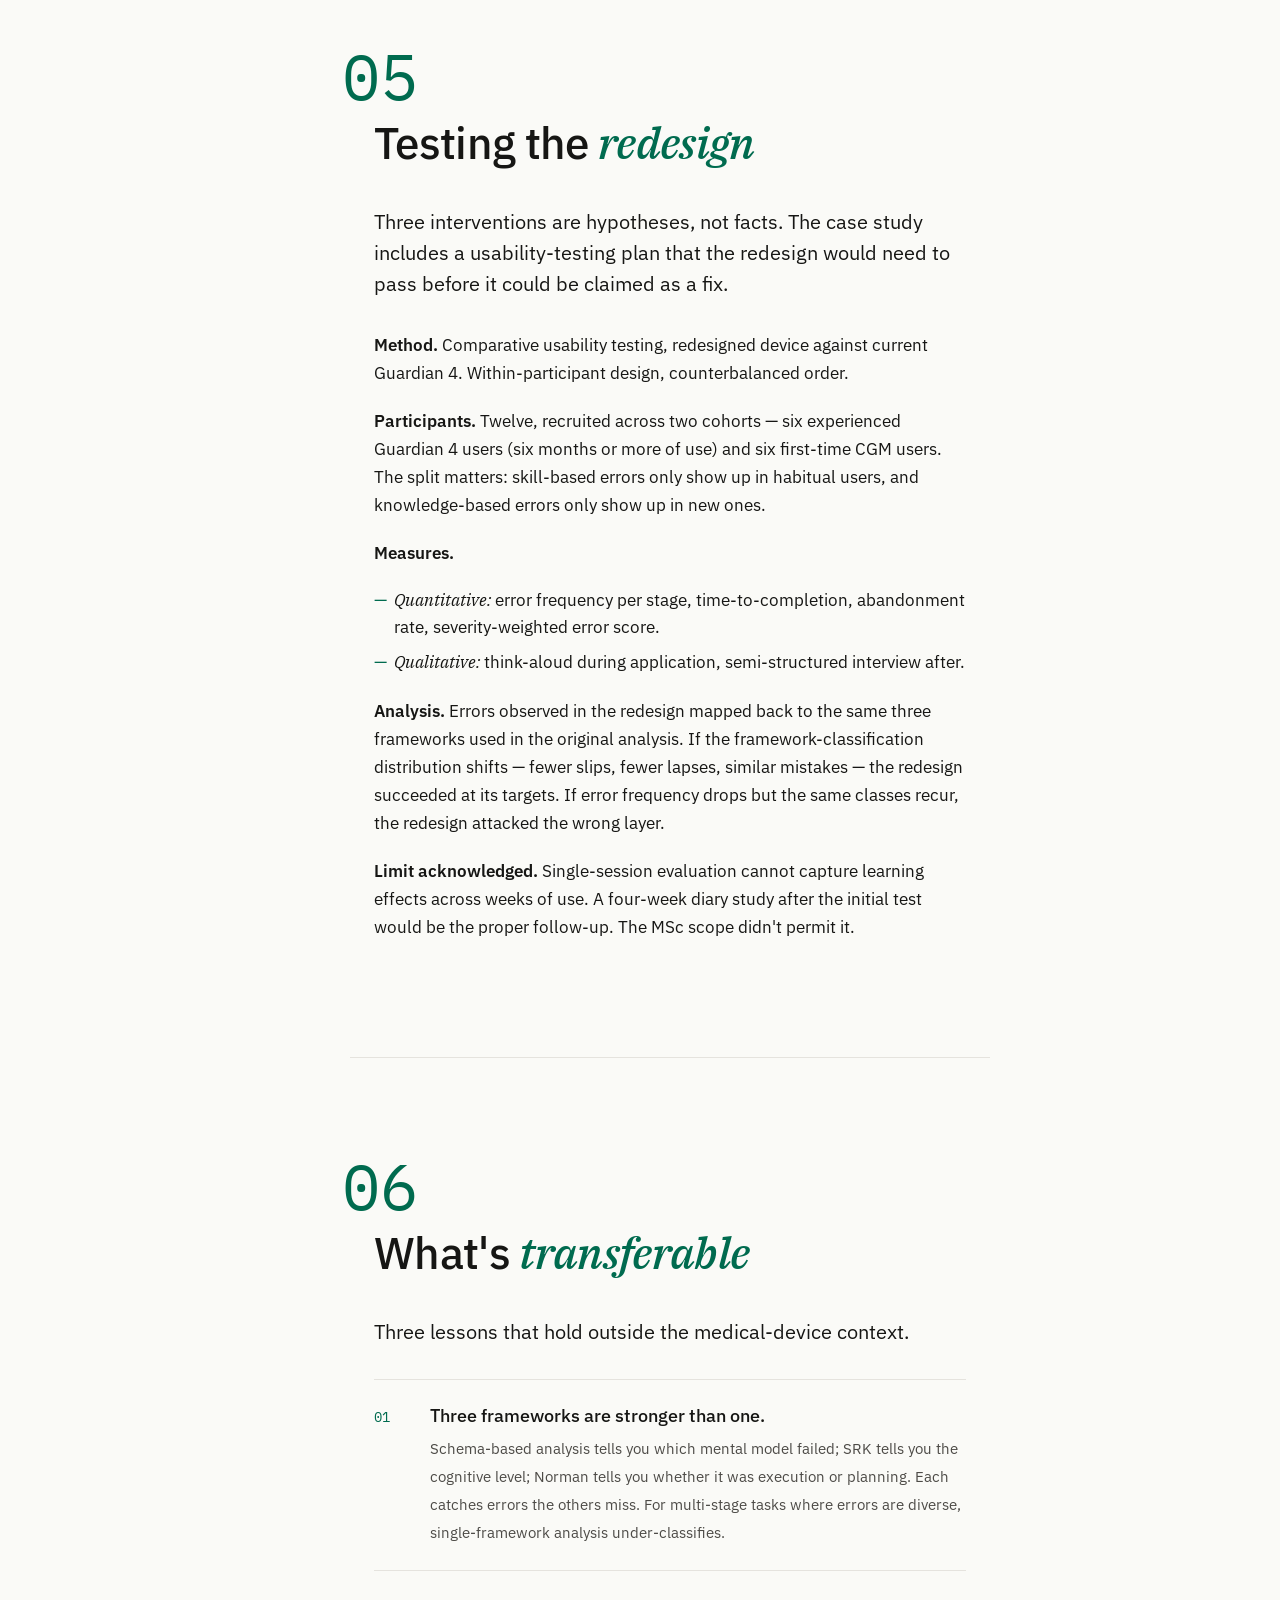
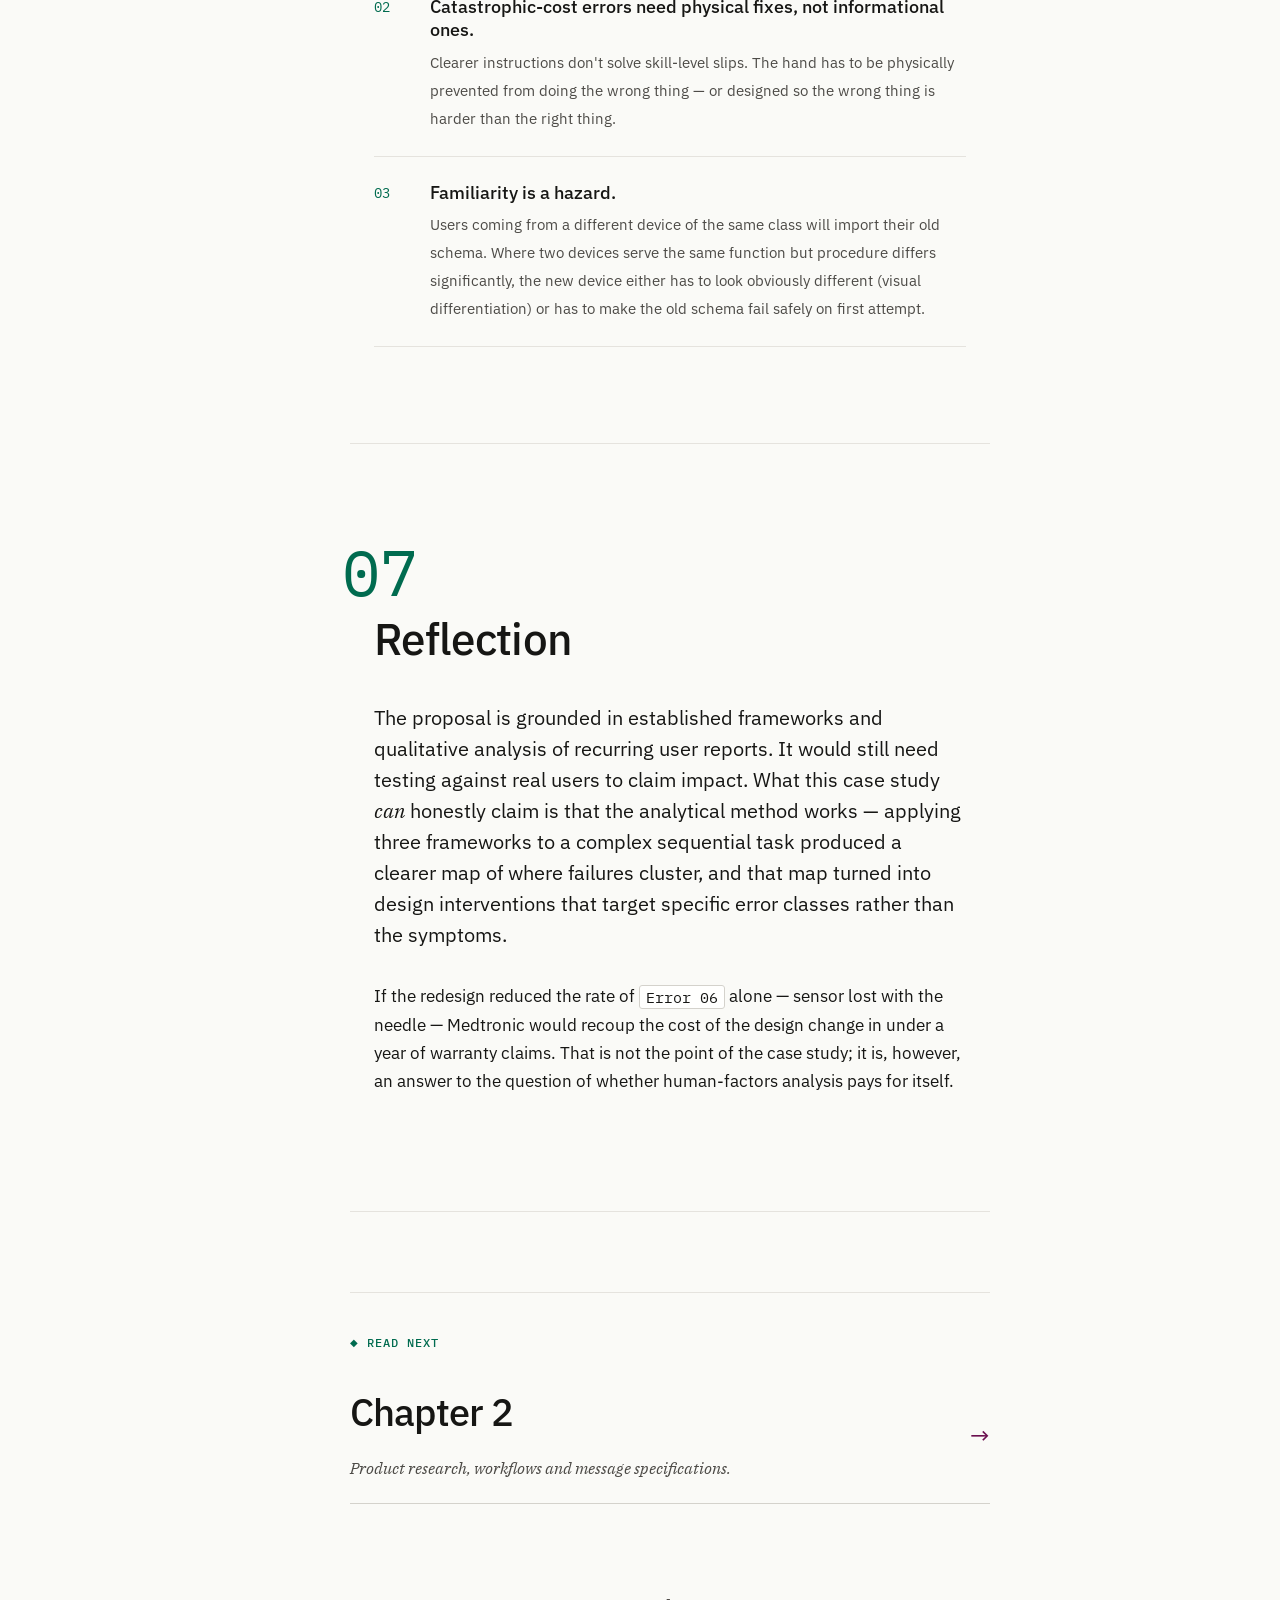
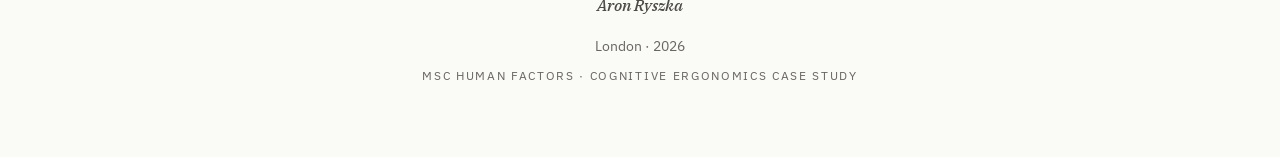
<file: guardian-4.html>
<!DOCTYPE html>
<html lang="en">
<head>
<meta charset="UTF-8">
<meta name="viewport" content="width=device-width, initial-scale=1.0">
<title>Guardian 4 CGM — A cognitive-ergonomics case study by Aron Ryszka</title>
<meta name="description" content="An MSc Human Factors case study applying Schema-Based Errors, Rasmussen's SRK model, and Norman's framework to a continuous glucose monitor whose application process has barely changed in 17 years.">
<link rel="preconnect" href="https://fonts.googleapis.com">
<link rel="preconnect" href="https://fonts.gstatic.com" crossorigin>
<link href="https://fonts.googleapis.com/css2?family=IBM+Plex+Sans:wght@300;400;500;600&family=IBM+Plex+Serif:ital,wght@0,400;0,500;1,400;1,500&family=IBM+Plex+Mono:wght@400;500;600&display=swap" rel="stylesheet">
<style>
  :root {
    --bg: #FAFAF7;
    --paper: #FFFFFE;
    --paper-alt: #EFEEE9;
    --border: #D4D2CC;
    --border-soft: #E5E3DE;
    --ink: #161614;
    --ink-soft: #4D4B47;
    --ink-mute: #8B8884;
    --accent: #006B4F;
    --accent-soft: #E8F4F0;
    --accent-deep: #00533B;
    --commit: #2D5A3E;
    --commit-soft: #E8F0EA;
    --stale: #A67100;
    --stale-soft: #F8EFD8;
    --danger: #9E2A24;
    --danger-soft: #F8E8E7;
    --theory: #7B5EA7;
    --regulation: #4A6FA5;
    --research: #2A7F6F;

    --sans:  'IBM Plex Sans', 'Inter', system-ui, sans-serif;
    --serif: 'IBM Plex Serif', Georgia, serif;
    --mono:  'IBM Plex Mono', 'JetBrains Mono', 'SF Mono', Menlo, monospace;

    --container: min(720px, calc(100% - 3rem));
    --container-wide: min(940px, calc(100% - 3rem));
    --container-full: min(1100px, calc(100% - 3rem));
  }

  * { box-sizing: border-box; }
  html { scroll-behavior: smooth; }
  body {
    margin: 0;
    background: var(--bg);
    color: var(--ink);
    font-family: var(--sans);
    font-size: 17px;
    line-height: 1.65;
    -webkit-font-smoothing: antialiased;
    -moz-osx-font-smoothing: grayscale;
    text-rendering: optimizeLegibility;
  }

  /* ── Reusable layout ─────────────────────────────────────────── */
  .container { width: var(--container); margin-inline: auto; }
  .container-wide { width: var(--container-wide); margin-inline: auto; }
  .container-full { width: var(--container-full); margin-inline: auto; }

  /* ── Top nav ─────────────────────────────────────────────────── */
  .topnav {
    position: sticky; top: 0; z-index: 50;
    background: color-mix(in srgb, var(--bg) 88%, transparent);
    backdrop-filter: saturate(120%) blur(8px);
    -webkit-backdrop-filter: saturate(120%) blur(8px);
    border-bottom: 1px solid var(--border-soft);
  }
  .topnav-inner {
    display: flex; align-items: center; justify-content: space-between;
    width: var(--container-full); margin-inline: auto;
    padding: 0.875rem 0;
  }
  .topnav-mark {
    font-family: var(--sans); font-weight: 500;
    font-size: 1.0625rem; letter-spacing: -0.01em;
    color: var(--ink);
    text-decoration: none;
    display: inline-flex; align-items: center; gap: 0.5rem;
  }
  .topnav-mark::before {
    content: ""; width: 7px; height: 7px; border-radius: 50%;
    background: var(--accent);
  }
  .topnav-links {
    display: none;
    gap: 1.75rem;
    font-size: 0.8125rem;
    color: var(--ink-soft);
  }
  .topnav-links a {
    color: inherit; text-decoration: none;
    transition: color 150ms ease;
  }
  .topnav-links a:hover { color: var(--accent); }
  @media (min-width: 760px) {
    .topnav-links { display: flex; }
  }

  /* ── Hero ────────────────────────────────────────────────────── */
  .hero {
    padding: 4rem 0 3.5rem;
    border-bottom: 1px solid var(--border-soft);
  }
  @media (min-width: 760px) {
    .hero { padding: 7rem 0 5rem; }
  }
  .eyebrow {
    font-family: var(--mono);
    font-size: 0.75rem;
    text-transform: uppercase;
    letter-spacing: 0.08em;
    color: var(--accent);
    margin: 0 0 1.75rem;
    font-weight: 500;
  }
  .eyebrow::before {
    content: "◆";
    margin-right: 0.5rem;
    font-size: 0.625rem;
    vertical-align: 0.1em;
    color: var(--accent);
  }
  h1.title {
    font-family: var(--sans);
    font-weight: 500;
    font-size: clamp(3.25rem, 9vw, 6.25rem);
    line-height: 0.95;
    letter-spacing: -0.02em;
    margin: 0 0 1.5rem;
    color: var(--ink);
  }
  .dek {
    font-family: var(--serif);
    font-style: italic;
    font-weight: 400;
    font-size: clamp(1.375rem, 3vw, 2rem);
    line-height: 1.25;
    color: var(--ink-soft);
    margin: 0 0 2.5rem;
    max-width: 32ch;
  }
  .lede {
    font-family: var(--sans);
    font-weight: 400;
    font-size: clamp(1.0625rem, 1.3vw, 1.1875rem);
    line-height: 1.55;
    color: var(--ink);
    margin: 0 0 3rem;
    max-width: 52ch;
  }
  .meta {
    display: grid;
    grid-template-columns: repeat(2, 1fr);
    gap: 1.25rem 2rem;
    margin: 0;
    padding-top: 2rem;
    border-top: 1px solid var(--border-soft);
  }
  @media (min-width: 640px) {
    .meta { grid-template-columns: repeat(4, 1fr); }
  }
  .meta > div { margin: 0; }
  .meta dt {
    font-family: var(--mono);
    font-size: 0.6875rem;
    text-transform: uppercase;
    letter-spacing: 0.08em;
    color: var(--ink-mute);
    margin-bottom: 0.375rem;
    font-weight: 500;
  }
  .meta dd {
    margin: 0;
    font-size: 0.9375rem;
    color: var(--ink);
    line-height: 1.4;
    font-variant-numeric: tabular-nums;
  }

  /* ── Sections ────────────────────────────────────────────────── */
  section {
    padding: 4rem 0;
    border-bottom: 1px solid var(--border-soft);
  }
  @media (min-width: 760px) {
    section { padding: 6rem 0; }
  }

  .section-head { margin-bottom: 2.5rem; }
  .section-num {
    font-family: var(--mono);
    font-weight: 400;
    font-size: clamp(2.25rem, 4vw, 3rem);
    letter-spacing: 0;
    color: var(--accent);
    margin: 0 0 0.5rem;
    line-height: 1;
  }
  .section-num::after { content: none; }
  @media (min-width: 960px) {
    .section-num {
      font-size: clamp(2.75rem, 5vw, 4.25rem);
      position: relative;
      margin-left: -2rem;
      margin-bottom: 0.75rem;
    }
  }
  h2.section-title {
    font-family: var(--sans);
    font-weight: 500;
    font-size: clamp(1.875rem, 4vw, 2.75rem);
    line-height: 1.05;
    letter-spacing: -0.015em;
    margin: 0;
    color: var(--ink);
    max-width: 22ch;
  }
  h2.section-title em {
    font-family: var(--serif);
    font-style: italic;
    color: var(--accent);
    font-weight: 500;
  }

  /* ── Body prose ──────────────────────────────────────────────── */
  .prose { max-width: 38rem; }
  .prose p {
    margin: 0 0 1.25rem;
    color: var(--ink);
  }
  .prose p.lead {
    font-family: var(--sans);
    font-size: 1.25rem;
    line-height: 1.55;
    color: var(--ink);
    margin-bottom: 2rem;
    max-width: 30em;
  }
  .prose strong {
    font-weight: 600;
    color: var(--ink);
  }
  .prose em {
    font-family: var(--serif);
    font-style: italic;
    font-weight: 400;
  }
  .prose a {
    color: var(--accent);
    text-decoration: underline;
    text-decoration-thickness: 1px;
    text-underline-offset: 3px;
    text-decoration-color: color-mix(in srgb, var(--accent) 50%, transparent);
    transition: text-decoration-color 150ms ease;
  }
  .prose a:hover {
    text-decoration-color: var(--accent);
  }
  .prose code {
    font-family: var(--mono);
    font-size: 0.875em;
    background: var(--paper);
    padding: 0.125em 0.4em;
    border-radius: 3px;
    border: 1px solid var(--border);
    color: var(--ink);
  }
  .cite {
    color: var(--ink-mute);
    font-size: 0.9em;
  }

  /* ── Failure modes list ──────────────────────────────────────── */
  .failures {
    list-style: none;
    margin: 0 0 2rem;
    padding: 0;
    counter-reset: failure;
    max-width: 38rem;
  }
  .failures li {
    counter-increment: failure;
    position: relative;
    padding: 1.25rem 0 1.25rem 3.25rem;
    border-top: 1px solid var(--border-soft);
  }
  .failures li:last-child { border-bottom: 1px solid var(--border-soft); }
  .failures li::before {
    content: counter(failure, decimal-leading-zero);
    position: absolute;
    left: 0; top: 1.3rem;
    font-family: var(--mono);
    font-weight: 400;
    font-size: 0.8125rem;
    color: var(--accent);
    letter-spacing: 0;
  }
  .failures strong {
    display: block;
    font-family: var(--sans);
    font-size: 1.0625rem;
    font-weight: 500;
    margin-bottom: 0.25rem;
    color: var(--ink);
  }
  .failures span {
    font-size: 0.9375rem;
    color: var(--ink-soft);
    line-height: 1.55;
  }

  /* ── Propositions grid ───────────────────────────────────────── */
  .props {
    display: grid;
    grid-template-columns: 1fr;
    gap: 1px;
    background: var(--border-soft);
    border: 1px solid var(--border-soft);
    border-radius: 4px;
    overflow: hidden;
    margin: 0;
  }
  @media (min-width: 640px) {
    .props { grid-template-columns: 1fr 1fr; }
  }
  .props > article {
    background: var(--paper);
    padding: 1.75rem 1.75rem 1.875rem;
    position: relative;
  }
  .props .prop-num {
    font-family: var(--serif);
    font-style: italic;
    font-weight: 400;
    font-size: 1.25rem;
    color: var(--accent);
    margin-bottom: 0.75rem;
  }
  .props h3 {
    font-family: var(--sans);
    font-weight: 500;
    font-size: 1.1875rem;
    line-height: 1.25;
    margin: 0 0 0.75rem;
    color: var(--ink);
    letter-spacing: -0.005em;
  }
  .props p {
    margin: 0;
    font-size: 0.9375rem;
    line-height: 1.55;
    color: var(--ink-soft);
  }

  /* ── Live demo link in hero ──────────────────────────────────── */
  .live-link {
    margin: 1.5rem 0 0;
    padding-top: 1.5rem;
    border-top: 1px solid var(--border-soft);
    display: flex;
    align-items: baseline;
    gap: 0.875rem;
    flex-wrap: wrap;
  }
  .live-link a {
    display: inline-flex;
    align-items: center;
    gap: 0.4rem;
    font-family: var(--sans);
    font-size: 0.9375rem;
    font-weight: 500;
    color: var(--accent);
    text-decoration: none;
    padding: 0.5rem 0.9375rem;
    background: var(--accent-soft);
    border: 1px solid color-mix(in srgb, var(--accent) 28%, transparent);
    border-radius: 99px;
    transition: all 180ms ease;
  }
  .live-link a:hover {
    background: var(--accent);
    color: var(--paper);
    border-color: var(--accent);
  }
  .live-link a span { font-size: 0.875em; }
  .live-link-url {
    font-family: var(--mono);
    font-size: 0.8125rem;
    color: var(--ink-mute);
    letter-spacing: -0.005em;
  }

  /* ── Live preview (browser frame) ────────────────────────────── */
  .live-preview { margin: 2.5rem 0 1.5rem; }
  .browser-frame {
    width: 100%;
    max-width: 920px;
    margin: 0 auto;
    background: var(--paper);
    border: 1px solid var(--border);
    border-radius: 10px;
    box-shadow: 0 16px 40px -16px rgba(44, 36, 22, 0.18),
                0 2px 6px rgba(44, 36, 22, 0.05);
    overflow: hidden;
  }
  .browser-bar {
    display: flex;
    align-items: center;
    gap: 0.875rem;
    padding: 0.625rem 0.875rem;
    background: var(--paper-alt);
    border-bottom: 1px solid var(--border-soft);
    font-size: 0.8125rem;
  }
  .browser-dots { display: inline-flex; gap: 0.375rem; flex-shrink: 0; }
  .browser-dots i {
    width: 10px; height: 10px;
    border-radius: 50%;
    background: var(--border);
    display: block;
  }
  .browser-url {
    flex: 1;
    min-width: 0;
    font-family: var(--mono);
    font-size: 0.78125rem;
    color: var(--ink-soft);
    background: var(--paper);
    border: 1px solid var(--border);
    padding: 0.3125rem 0.75rem;
    border-radius: 99px;
    overflow: hidden;
    text-overflow: ellipsis;
    white-space: nowrap;
    text-align: center;
    letter-spacing: -0.005em;
  }
  .browser-url-protocol { color: var(--ink-mute); }
  .browser-open {
    flex-shrink: 0;
    font-family: var(--sans);
    font-size: 0.8125rem;
    font-weight: 500;
    color: var(--accent);
    text-decoration: none;
    padding: 0.3125rem 0.625rem;
    border-radius: 4px;
    transition: background 150ms ease;
    white-space: nowrap;
  }
  .browser-open:hover { background: var(--accent-soft); }
  @media (max-width: 540px) {
    .browser-open { font-size: 0; padding: 0.3125rem; }
    .browser-open span { font-size: 0.875rem; }
  }
  .browser-viewport {
    position: relative;
    aspect-ratio: 1.9;
    background: var(--paper-alt);
    overflow: hidden;
  }
  .browser-viewport-link {
    position: absolute;
    inset: 0;
    display: block;
    cursor: pointer;
    text-decoration: none;
  }
  .browser-fallback {
    position: absolute;
    inset: 0;
    width: 100%;
    height: 100%;
    object-fit: cover;
    object-position: top center;
    display: block;
    transition: transform 600ms cubic-bezier(0.2, 0.6, 0.2, 1);
    /* Defensive: if the image ever fails to load, hide the alt
       text bloat and let the link container show its hover CTA. */
    color: transparent;
    font-size: 0;
    text-indent: -9999px;
    background: var(--paper-alt);
  }
  .browser-viewport-link:hover .browser-fallback {
    transform: scale(1.015);
  }
  .browser-viewport-link::after {
    content: "Open ↗";
    position: absolute;
    bottom: 1rem;
    right: 1rem;
    background: var(--ink);
    color: var(--paper);
    font-family: var(--sans);
    font-size: 0.8125rem;
    font-weight: 500;
    padding: 0.5rem 0.875rem;
    border-radius: 99px;
    opacity: 0;
    transform: translateY(4px);
    transition: opacity 200ms ease, transform 200ms ease;
    pointer-events: none;
    box-shadow: 0 4px 12px rgba(44, 36, 22, 0.2);
  }
  .browser-viewport-link:hover::after,
  .browser-viewport-link:focus-visible::after {
    opacity: 1;
    transform: translateY(0);
  }

  /* ── Workspace figure ────────────────────────────────────────── */
  .figure {
    margin: 2.5rem 0 1.5rem;
    text-align: center;
  }
  .figure svg {
    width: 100%;
    height: auto;
    max-width: 880px;
    display: block;
    margin: 0 auto;
    background: var(--paper);
    border: 1px solid var(--border);
    border-radius: 6px;
  }
  .figure figcaption {
    font-family: var(--serif);
    font-style: italic;
    font-size: 0.875rem;
    color: var(--ink-mute);
    margin-top: 1rem;
    max-width: 42rem;
    margin-inline: auto;
    line-height: 1.5;
  }

  /* ── Commitment callouts ─────────────────────────────────────── */
  .commitments {
    display: grid;
    grid-template-columns: 1fr;
    gap: 1.25rem;
    margin-top: 2.5rem;
  }
  @media (min-width: 760px) {
    .commitments { grid-template-columns: 1fr 1fr; }
  }
  .commitment {
    background: var(--paper);
    border: 1px solid var(--border);
    border-left: 3px solid var(--commit);
    padding: 1.75rem 1.875rem;
    border-radius: 4px;
  }
  .commitment-label {
    font-family: var(--mono);
    font-size: 0.6875rem;
    text-transform: uppercase;
    letter-spacing: 0.08em;
    color: var(--commit);
    margin-bottom: 0.625rem;
    font-weight: 500;
  }
  .commitment h3 {
    font-family: var(--sans);
    font-weight: 500;
    font-size: 1.25rem;
    line-height: 1.25;
    margin: 0 0 1rem;
    color: var(--ink);
  }
  .commitment p {
    font-size: 0.9375rem;
    line-height: 1.6;
    color: var(--ink-soft);
    margin: 0;
  }
  .commitment p + p { margin-top: 0.75rem; }

  /* ── Hero stat (testing wins) ────────────────────────────────── */
  .hero-stat {
    margin: 2.5rem 0 3rem;
    padding: 2.5rem 2rem;
    background: var(--paper);
    border: 1px solid var(--border);
    border-radius: 6px;
    text-align: center;
    position: relative;
  }
  .hero-stat::before, .hero-stat::after {
    content: "";
    position: absolute;
    width: 32px; height: 1px;
    background: var(--accent);
    top: 50%;
  }
  .hero-stat::before { left: -1px; }
  .hero-stat::after  { right: -1px; }
  .hero-stat .stat-num {
    font-family: var(--mono);
    font-weight: 500;
    font-size: clamp(3.5rem, 8vw, 5rem);
    line-height: 1;
    color: var(--accent);
    margin: 0 0 0.75rem;
    letter-spacing: -0.04em;
    font-variant-numeric: tabular-nums;
  }
  .hero-stat .stat-num span {
    font-size: 0.5em;
    color: var(--ink-mute);
    font-style: italic;
    vertical-align: 0.3em;
    margin: 0 0.15em;
  }
  .hero-stat .stat-label {
    font-family: var(--serif);
    font-style: italic;
    font-weight: 500;
    font-size: 1.125rem;
    color: var(--ink);
    max-width: 28rem;
    margin: 0 auto;
    line-height: 1.4;
  }

  /* ── Themes ──────────────────────────────────────────────────── */
  .themes { display: grid; gap: 2.5rem; margin-top: 1rem; }
  .theme {
    max-width: 38rem;
  }
  .theme-head {
    display: flex;
    align-items: baseline;
    gap: 0.75rem;
    flex-wrap: wrap;
    margin-bottom: 0.875rem;
  }
  .theme h3 {
    font-family: var(--sans);
    font-weight: 500;
    font-size: 1.375rem;
    line-height: 1.25;
    margin: 0;
    color: var(--ink);
    letter-spacing: -0.01em;
  }
  .severity {
    display: inline-block;
    font-family: var(--mono);
    font-size: 0.6875rem;
    text-transform: uppercase;
    letter-spacing: 0.08em;
    padding: 0.25rem 0.625rem;
    border-radius: 99px;
    font-weight: 500;
    line-height: 1;
  }
  .severity.major    { background: var(--stale-soft);   color: var(--stale); }
  .severity.critical { background: var(--danger-soft);  color: var(--danger); }
  .severity.moderate { background: var(--paper-alt);    color: var(--ink-soft); }
  .severity.win      { background: var(--commit-soft);  color: var(--commit); }
  .theme p {
    margin: 0 0 1rem;
    color: var(--ink);
    line-height: 1.65;
  }

  /* ── Pull quotes ─────────────────────────────────────────────── */
  blockquote.quote {
    margin: 1.5rem 0;
    padding: 0 0 0 1.25rem;
    border-left: 2px solid var(--accent);
    font-family: var(--serif);
    font-style: italic;
    font-weight: 500;
    font-size: 1.0625rem;
    line-height: 1.5;
    color: var(--ink);
    max-width: 36em;
  }
  blockquote.quote cite {
    display: block;
    margin-top: 0.5rem;
    font-family: var(--mono);
    font-style: normal;
    font-size: 0.75rem;
    text-transform: uppercase;
    letter-spacing: 0.08em;
    color: var(--ink-mute);
    font-weight: 500;
  }

  /* ── Implications list ───────────────────────────────────────── */
  .impl {
    list-style: none;
    margin: 1rem 0 0;
    padding: 0;
    counter-reset: imp;
    max-width: 38rem;
  }
  .impl li {
    counter-increment: imp;
    position: relative;
    padding: 1.5rem 0 1.5rem 3.5rem;
    border-top: 1px solid var(--border-soft);
  }
  .impl li:last-child { border-bottom: 1px solid var(--border-soft); }
  .impl li::before {
    content: counter(imp, decimal-leading-zero);
    position: absolute;
    left: 0; top: 1.6rem;
    font-family: var(--mono);
    font-weight: 400;
    font-size: 0.875rem;
    color: var(--accent);
  }
  .impl strong {
    display: block;
    font-family: var(--sans);
    font-weight: 500;
    font-size: 1.125rem;
    margin-bottom: 0.375rem;
    color: var(--ink);
    line-height: 1.3;
  }
  .impl span {
    font-size: 0.9375rem;
    line-height: 1.6;
    color: var(--ink-soft);
  }

  /* ── Footer ──────────────────────────────────────────────────── */
  footer {
    padding: 3.5rem 0 4rem;
    color: var(--ink-mute);
    text-align: center;
  }
  footer p {
    margin: 0 0 0.5rem;
    font-size: 0.875rem;
  }
  footer p.mark {
    font-family: var(--serif);
    font-style: italic;
    font-weight: 500;
    font-size: 1rem;
    color: var(--ink-soft);
    margin-bottom: 1rem;
  }
  footer .colophon {
    font-size: 0.75rem;
    text-transform: uppercase;
    letter-spacing: 0.14em;
    color: var(--ink-mute);
  }

  /* ── Focus state ─────────────────────────────────────────────── */
  a:focus-visible {
    outline: 2px solid var(--accent);
    outline-offset: 3px;
    border-radius: 2px;
  }

  /* ── Tiny helpers ────────────────────────────────────────────── */
  .small-cap {
    font-size: 0.6875rem;
    text-transform: uppercase;
    letter-spacing: 0.14em;
    font-weight: 500;
    color: var(--ink-mute);
  }


  /* ── Prose sub-heads and lists ───────────────────────────────── */
  .prose h3 {
    font-family: var(--sans);
    font-weight: 500;
    font-size: 1.375rem;
    line-height: 1.25;
    letter-spacing: -0.01em;
    color: var(--ink);
    margin: 2rem 0 0.875rem;
  }
  .prose ul {
    margin: 0 0 1.25rem;
    padding-left: 1.25rem;
    list-style: none;
    max-width: 38rem;
  }
  .prose ul li {
    position: relative;
    margin-bottom: 0.5rem;
    line-height: 1.6;
    color: var(--ink);
  }
  .prose ul li::before {
    content: "—";
    position: absolute;
    left: -1.25rem;
    color: var(--accent);
  }


  /* Keep the back-link reachable on mobile */
  .topnav-links { display: flex; }
  .topnav-links a { white-space: nowrap; }

  /* ── Mono ────────────────────────────────────────────────────── */
  .mono {
    font-family: var(--mono);
    font-size: 0.875em;
    background: var(--paper-alt);
    padding: 0.125em 0.4em;
    border-radius: 3px;
    border: 1px solid var(--border);
    color: var(--ink);
  }

  /* ── Case article grid ───────────────────────────────────────── */
  .case-article { display: block; }
  @media (min-width: 960px) {
    .case-article {
      display: grid;
      grid-template-columns: 220px minmax(0, 640px) 1fr;
      gap: 3rem;
      max-width: 1180px;
      margin-inline: auto;
      padding-inline: 2rem;
      align-items: start;
    }
    .case-sidebar--desktop { grid-column: 1; }
    .case-content { grid-column: 2; }
  }

  /* ── Summary card ────────────────────────────────────────────── */
  .summary-card {
    margin: 2.5rem 0 3rem;
    padding: 1.75rem 1.75rem 1.875rem;
    background: var(--accent-soft);
    border: 1px solid color-mix(in srgb, var(--accent) 20%, transparent);
    border-radius: 6px;
    max-width: 38rem;
  }
  @media (min-width: 760px) {
    .summary-card { padding: 2rem 2.25rem; }
  }
  .summary-card .eyebrow { margin-bottom: 1.125rem; }
  .summary-card p:not(.eyebrow) {
    margin: 0 0 0.875rem;
    font-size: 1rem;
    line-height: 1.55;
    color: var(--ink);
  }
  .summary-card p:not(.eyebrow):last-child { margin-bottom: 0; }
  .summary-card p em {
    font-family: var(--serif);
    font-style: italic;
    font-weight: 500;
    color: var(--accent);
    margin-right: 0.25rem;
  }

  /* ── Desktop sidebar ─────────────────────────────────────────── */
  .case-sidebar--desktop {
    display: none;
  }
  @media (min-width: 960px) {
    .case-sidebar--desktop {
      display: block;
      position: sticky;
      top: 96px;
      align-self: start;
    }
  }
  .case-sidebar--desktop .eyebrow { margin-bottom: 1rem; }
  .case-sidebar--desktop .eyebrow-spaced { margin-top: 2rem; }
  .sidebar-fields {
    margin: 0;
    padding: 0;
    font-variant-numeric: tabular-nums;
  }
  .sidebar-fields > div {
    display: grid;
    grid-template-columns: 4.5rem 1fr;
    gap: 0.75rem;
    padding: 0.625rem 0;
    border-top: 1px solid var(--border-soft);
  }
  .sidebar-fields > div:last-child { border-bottom: 1px solid var(--border-soft); }
  .sidebar-fields dt {
    font-family: var(--mono);
    font-size: 0.75rem;
    text-transform: uppercase;
    letter-spacing: 0.08em;
    color: var(--ink-mute);
    font-weight: 500;
    line-height: 1.4;
    padding-top: 0.0625rem;
  }
  .sidebar-fields dd {
    margin: 0;
    font-size: 0.8125rem;
    line-height: 1.4;
    color: var(--ink);
  }
  .sidebar-outcomes {
    list-style: none;
    padding: 0;
    margin: 0;
  }
  .sidebar-outcomes li {
    font-size: 0.8125rem;
    line-height: 1.45;
    color: var(--ink);
    padding: 0.4375rem 0;
    border-top: 1px solid var(--border-soft);
  }
  .sidebar-outcomes li:last-child { border-bottom: 1px solid var(--border-soft); }

  /* ── Mobile sidebar accordion ────────────────────────────────── */
  .case-sidebar-mobile {
    margin: 1.5rem 0 2rem;
    padding: 0;
    border-top: 1px solid var(--border-soft);
    border-bottom: 1px solid var(--border-soft);
  }
  @media (min-width: 960px) {
    .case-sidebar-mobile { display: none; }
  }
  .case-sidebar-mobile > summary {
    padding: 1rem 0;
    cursor: pointer;
    font-family: var(--mono);
    font-size: 0.6875rem;
    text-transform: uppercase;
    letter-spacing: 0.08em;
    color: var(--accent);
    font-weight: 500;
    list-style: none;
  }
  .case-sidebar-mobile > summary::-webkit-details-marker { display: none; }
  .case-sidebar-mobile[open] > summary { padding-bottom: 0.5rem; }
  .case-sidebar-mobile > *:not(summary) { padding-bottom: 1rem; }

  /* ── Read next ────────────────────────────────────────────────── */
  .read-next {
    margin: 5rem 0 2rem;
    padding-top: 2.5rem;
    border-top: 1px solid var(--border-soft);
  }
  .read-next .eyebrow {
    margin-bottom: 1.25rem;
  }
  .read-next-link {
    display: grid;
    grid-template-columns: 1fr auto;
    align-items: end;
    gap: 1rem 2rem;
    text-decoration: none;
    color: var(--ink);
    padding: 1.25rem 0 1.5rem;
    border-bottom: 1px solid var(--border);
    transition: border-color 200ms ease, padding 200ms ease;
  }
  .read-next-link:hover {
    border-bottom-color: var(--accent);
    padding-bottom: 1.875rem;
  }
  .read-next-title {
    display: block;
    font-family: var(--sans);
    font-weight: 500;
    font-size: clamp(1.75rem, 3vw, 2.5rem);
    line-height: 1.05;
    letter-spacing: -0.025em;
    color: var(--ink);
    margin: 0 0 0.5rem;
    grid-column: 1;
    grid-row: 1;
  }
  .read-next-dek {
    display: block;
    font-family: var(--serif);
    font-style: italic;
    font-size: 1rem;
    line-height: 1.4;
    color: var(--ink-soft);
    grid-column: 1;
    grid-row: 2;
    max-width: 36em;
  }
  .read-next-arrow {
    font-family: var(--sans);
    font-size: 1.5rem;
    color: var(--accent);
    grid-column: 2;
    grid-row: 1 / span 2;
    align-self: center;
    transition: transform 200ms ease;
  }
  .read-next-link:hover .read-next-arrow {
    transform: translateX(4px);
  }
</style>
<link rel="stylesheet" href="assets/portfolio-updates.css">
</head>
<body>
<a class="skip-link" href="#main-content">Skip to content</a>

<nav class="topnav" aria-label="Page navigation">
  <div class="topnav-inner">
    <a href="#top" class="topnav-mark">Aron Ryszka — Guardian 4</a>
    <div class="topnav-links">
      <a href="index.html#work">Back to work <span aria-hidden="true">↗</span></a>
    </div>
  </div>
</nav>

<main id="main-content" tabindex="-1">
<span id="top" aria-hidden="true"></span>

  <!-- ─── Hero ──────────────────────────────────────────────────── -->
  <header class="hero">
    <div class="container">
      <p class="eyebrow">Case Study</p>
      <h1 class="title">Guardian 4</h1>
      <p class="dek">Cognitive ergonomics of a medical device people apply at home, every day.</p>
      <p class="lede">
        A continuous glucose monitor that's saved more than one life — and one whose application process has barely changed since 2006. This case study analyses why users make the errors they make, using three established human-factors frameworks, and proposes three low-cost design interventions grounded in the analysis.
      </p>
      <dl class="meta">
        <div>
          <dt>Author</dt>
          <dd>Aron Ryszka, 2025</dd>
        </div>
        <div>
          <dt>Format</dt>
          <dd>MSc Human Factors case study</dd>
        </div>
        <div>
          <dt>Year</dt>
          <dd>2025</dd>
        </div>
        <div>
          <dt>Course</dt>
          <dd><code class="mono">INM435</code></dd>
        </div>
      </dl>
    </div>
  </header>

  <div class="case-article">

    <aside class="case-sidebar case-sidebar--desktop" aria-label="About this project">
      <p class="eyebrow">About this project</p>
      <dl class="sidebar-fields">
        <div><dt>Year</dt><dd>2025</dd></div>
        <div><dt>Format</dt><dd>MSc Human Factors case study</dd></div>
        <div><dt>Course</dt><dd><code class="mono">INM435</code></dd></div>
        <div><dt>Role</dt><dd>Analysis · design proposal · test plan</dd></div>
        <div><dt>Frameworks</dt><dd>Schema-Based Errors · Rasmussen SRK · Norman</dd></div>
        <div><dt>Output</dt><dd>3 design interventions · usability test plan</dd></div>
      </dl>
      <p class="eyebrow eyebrow-spaced">Findings</p>
      <ul class="sidebar-outcomes">
        <li>14 errors classified across three frameworks</li>
        <li>3 design interventions, targeting 11 of 14 errors</li>
        <li>Comparative usability test plan with within-participant design</li>
      </ul>
    </aside>

    <div class="case-content">

      <details class="case-sidebar-mobile">
        <summary>About this project ↓</summary>
        <dl class="sidebar-fields">
          <div><dt>Year</dt><dd>2025</dd></div>
          <div><dt>Format</dt><dd>MSc Human Factors case study</dd></div>
          <div><dt>Course</dt><dd><code class="mono">INM435</code></dd></div>
          <div><dt>Role</dt><dd>Analysis · design proposal · test plan</dd></div>
          <div><dt>Frameworks</dt><dd>Schema-Based Errors · Rasmussen SRK · Norman</dd></div>
          <div><dt>Output</dt><dd>3 design interventions · usability test plan</dd></div>
        </dl>
        <p class="eyebrow">Findings</p>
        <ul class="sidebar-outcomes">
          <li>14 errors classified across three frameworks</li>
          <li>3 design interventions, targeting 11 of 14 errors</li>
          <li>Comparative usability test plan with within-participant design</li>
        </ul>
      </details>

      <aside class="summary-card">
        <p class="eyebrow">In short</p>
        <p><em>The setting.</em> A continuous glucose monitor whose application process hasn't meaningfully changed since 2006 — used at home by patients where the margin for error is high.</p>
        <p><em>The lens.</em> Three frameworks applied sequentially: Schema-Based Errors (which mental model failed), Rasmussen's SRK (which cognitive level), Norman (execution or planning).</p>
        <p><em>What followed.</em> Fourteen errors cross-classified; the most consequential (sensor lost with the needle) reads as a skill-level slip — only fixable physically. Three design interventions and a comparative test plan follow.</p>
      </aside>

  <!-- ─── 1. The device ─────────────────────────────────────────── -->
  <section id="device">
    <div class="container">
      <div class="section-head">
        <p class="section-num">01</p>
        <h2 class="section-title">A medical device people <em>use at home</em></h2>
      </div>

      <div class="prose">
        <p class="lead">
          The Medtronic Guardian 4 is a continuous glucose monitor (CGM) — a small sensor worn on the body that reads interstitial glucose every few minutes and feeds the data to an insulin pump or a phone. It is one of the most commonly NHS-prescribed CGMs for Type 1 diabetes. It is also, by application complexity, the closest thing to medical equipment a patient will ever attach to themselves at home.
        </p>
        <p>
          The Guardian 4 launched in late 2023. Its predecessor launched in 2006. The application process — the sequence of physical steps the user performs every seven days to start a new sensor — has not meaningfully changed across that 17-year span. The sensor is applied via a one-press serter, the needle has to be removed manually, three adhesive patches are applied in a specific order, a transmitter is clicked on, and the system is paired with the pump. Skipping any step or doing them in the wrong order can render a £55 sensor unusable.
        </p>
        <p>
          The comparable device for most users is the <strong>Freestyle Libre 2</strong> — a CGM the size of a £2 coin, applied in a single press, scanned with a phone via NFC, and lasting two weeks (versus one for Guardian 4). The contrast between them is the case study.
        </p>
        <blockquote class="quote">
          "It's well worth it when things finally start working for you."
          <cite>— Minute-Pilot5282, r/Medtronic780g</cite>
        </blockquote>
      </div>

    </div>
  </section>

  <!-- ─── 2. Fourteen errors ────────────────────────────────────── -->
  <section id="errors">
    <div class="container">
      <div class="section-head">
        <p class="section-num">02</p>
        <h2 class="section-title">Fourteen <em>errors</em></h2>
      </div>

      <div class="prose">
        <p class="lead">
          A qualitative review of Medtronic user forums and CGM communities identified fourteen recurring application errors. Some are slips of attention; some are reasonable misapplications of mental models learned from other devices; some are the device's design genuinely fighting the user. Grouped by stage of application:
        </p>
      </div>

      <ol class="failures">
        <li><strong>Procedure imported from another CGM</strong><span>User applies a procedure learned from Guardian 3 or Libre. The devices look similar; the procedures differ.</span></li>
        <li><strong>Step misread or misinterpreted</strong><span>Instructions are not always unambiguous. A user reading carefully can still take the wrong step.</span></li>
        <li><strong>Step skipped under distraction</strong><span>Application takes time; the user is interrupted; they resume incorrectly.</span></li>
        <li><strong>Serter button difficulty</strong><span>The one-press serter requires firm two-button compression. Users with reduced grip strength struggle.</span></li>
        <li><strong>Wrong part of needle pressed during removal</strong><span>The needle has small grips; misidentification leads to pulling the wrong thing.</span></li>
        <li><strong>Sensor removed accidentally with the needle</strong><span>The most consequential error. The user intends to remove the needle and removes the entire sensor with it — £55 lost, eight hours without monitoring before a replacement is available.</span></li>
        <li><strong>Patch applied instead of removing the needle</strong><span>Often intentional — users apply the patch first to anchor the sensor, then try to remove the needle. This is now the safer route.</span></li>
        <li><strong>Patches applied out of order</strong><span>The strip patch (Patch 3) must be applied before the oval patches; doing it the other way prevents the strip from sitting flat.</span></li>
        <li><strong>Patches applied in the wrong rotation</strong><span>The patches have an intended orientation; the user picks the wrong axis.</span></li>
        <li><strong>Patch omitted</strong><span>Three patches required; user forgets one. The sensor will fail within hours.</span></li>
        <li><strong>Transmitter connected before oval patches applied</strong><span>Transmitter is satisfying to click on. Users connect it eagerly, then can't reach underneath to apply the patches.</span></li>
        <li><strong>Transmitter connected without applying patches at all</strong><span>User thinks the process is complete after the click. It isn't.</span></li>
        <li><strong>Wrong-point resumption after interruption</strong><span>Resumed task at the wrong step; the patient cannot tell from the device's state which step they're on.</span></li>
        <li><strong>Process assumed complete prematurely</strong><span>The transmitter clicks; the LED flashes; the user assumes done. The sensor still needs pump-side activation.</span></li>
      </ol>

      <div class="prose">
        <p>
          Fourteen errors is not a long list. But this is a high-stakes context: the most severe outcomes — a missed sensor leading to undetected hypoglycaemia — can be life-threatening for the 20–25% of patients who lack hypoglycaemia awareness. The bar for error frequency is therefore not "tolerable across a typical user base." It's "as close to zero as design can reach."
        </p>
      </div>
    </div>
  </section>

  <!-- ─── 3. Three frameworks ───────────────────────────────────── -->
  <section id="frameworks">
    <div class="container">
      <div class="section-head">
        <p class="section-num">03</p>
        <h2 class="section-title">Three <em>frameworks</em></h2>
      </div>

      <div class="prose">
        <p class="lead">
          The fourteen errors look chaotic; classified through the right frameworks, they aren't. The analysis applies three lenses sequentially — each catches what the others miss.
        </p>

        <h3>Schema-Based Error Types</h3>
        <p>
          Reason's schema theory holds that users carry mental templates ("schemas") for sequences they've performed before. Errors come from one of three failure modes: the <strong>wrong schema activated</strong> (you applied a Libre procedure to a Guardian); the <strong>correct schema activated wrongly</strong> (you pulled when you should have pressed); or the <strong>schema not activated at all</strong> (you forgot to apply a patch).
        </p>
        <p>
          Twelve of fourteen Guardian 4 errors fall into one of these three categories. The remaining two are device-mechanical (Errors 04, 05) and are partly schema-related anyway.
        </p>

        <h3>Rasmussen's SRK Model</h3>
        <p>
          Skill, Rule, Knowledge — three levels of cognitive control mapped to how automatic the action is. Skill-based actions are unconscious (System 1 in Kahneman's terms); rule-based actions consult known if-then patterns; knowledge-based actions require slow, deliberate reasoning (System 2). Errors at each level have different causes and different fixes.
        </p>
        <p>
          Most Guardian 4 errors live at the <strong>rule-based</strong> level — users have learned an if-then for application but the if-then isn't the device's actual procedure. A handful are <strong>knowledge-based</strong> (first-time users, unfamiliar instructions). The serter-button failures are <strong>skill-based</strong>.
        </p>

        <h3>Norman's Error Model</h3>
        <p>
          Norman classifies errors into <strong>slips</strong> (you knew what to do; you did it wrong) and <strong>mistakes</strong> (you didn't know what to do; you planned the wrong thing). Reason's <strong>lapses</strong> (memory failures of omission) round out the categorisation.
        </p>
        <p>
          Where SRK explains the cognitive level the user was operating at, Norman explains whether the failure was in execution or in planning. Sensor-removed-with-needle is a slip; transmitter-connected-before-patches is a mistake; patch-omitted is a lapse.
        </p>

        <h3>Cross-model analysis</h3>
        <p>
          A 14-row cross-classification table maps every error against all three frameworks. The complete table is in the linked report; the headline finding: <strong>the most consequential error in the dataset — accidentally removing the sensor while removing the needle (<code class="mono">Error 06</code>) — classifies as "correct schema activated wrongly · skill-based · slip."</strong> That cross-classification is what makes the redesign possible. A slip-class error at the skill level cannot be fixed by clearer instructions. It can only be fixed by changing what the user's hand can do.
        </p>
      </div>
    </div>
  </section>

  <!-- ─── 4. Three interventions ────────────────────────────────── -->
  <section id="interventions">
    <div class="container">
      <div class="section-head">
        <p class="section-num">04</p>
        <h2 class="section-title">Three <em>interventions</em></h2>
      </div>

      <div class="prose">
        <p class="lead">
          Three design changes proposed, all low-cost relative to the device's £55 unit cost, and each targeted at a specific cluster of errors from the cross-model analysis. Together they address eleven of the fourteen errors.
        </p>
      </div>

      <div class="commitments" style="grid-template-columns:1fr; max-width:38rem;">
        <article class="commitment" style="border-left-color:var(--accent);">
          <div class="commitment-label" style="color:var(--accent);">Design intervention · I</div>
          <h3>Colour-coded, numbered instruction guide</h3>
          <p>Split application into two visual phases — <em>attach</em> and <em>activate</em> — each its own colour. Number every patch and every component to match the order it appears in the sequence. The intervention costs almost nothing per unit; pure inking and printing.</p>
          <p><strong>Targets.</strong> Errors 01, 02, 03, 08, 09, 10, 13 — lapses and mistakes driven by memory and sequencing failures (rule-based).</p>
        </article>
        <article class="commitment" style="border-left-color:var(--accent);">
          <div class="commitment-label" style="color:var(--accent);">Design intervention · II</div>
          <h3>Needle-component redesign</h3>
          <p>Replace the pull-removal action with a press-release mechanism — the needle pops out after a clear button press, mirroring the action Medtronic already uses on its own infusion sets. Larger, more obvious buttons. Distinct from the sensor body.</p>
          <p><strong>Targets.</strong> <code class="mono">Error 06</code> — the catastrophic-cost slip. A skill-level fix for a skill-level failure.</p>
        </article>
        <article class="commitment" style="border-left-color:var(--accent);">
          <div class="commitment-label" style="color:var(--accent);">Design intervention · III</div>
          <h3>Reorder: patch before needle</h3>
          <p>Move the first oval patch in the procedure from after needle removal to before it. Users already do this informally; standardising it removes the temptation to pull while unattached and prevents the most common path to sensor displacement.</p>
          <p><strong>Targets.</strong> Errors 06, 07, 11 — sequencing-driven mistakes.</p>
        </article>
      </div>
    </div>
  </section>

  <!-- ─── 5. How I'd test this ──────────────────────────────────── -->
  <section id="testing">
    <div class="container">
      <div class="section-head">
        <p class="section-num">05</p>
        <h2 class="section-title">Testing the <em>redesign</em></h2>
      </div>

      <div class="prose">
        <p class="lead">
          Three interventions are hypotheses, not facts. The case study includes a usability-testing plan that the redesign would need to pass before it could be claimed as a fix.
        </p>
        <p>
          <strong>Method.</strong> Comparative usability testing, redesigned device against current Guardian 4. Within-participant design, counterbalanced order.
        </p>
        <p>
          <strong>Participants.</strong> Twelve, recruited across two cohorts — six experienced Guardian 4 users (six months or more of use) and six first-time CGM users. The split matters: skill-based errors only show up in habitual users, and knowledge-based errors only show up in new ones.
        </p>
        <p><strong>Measures.</strong></p>
        <ul>
          <li><em>Quantitative:</em> error frequency per stage, time-to-completion, abandonment rate, severity-weighted error score.</li>
          <li><em>Qualitative:</em> think-aloud during application, semi-structured interview after.</li>
        </ul>
        <p>
          <strong>Analysis.</strong> Errors observed in the redesign mapped back to the same three frameworks used in the original analysis. If the framework-classification distribution shifts — fewer slips, fewer lapses, similar mistakes — the redesign succeeded at its targets. If error frequency drops but the same classes recur, the redesign attacked the wrong layer.
        </p>
        <p>
          <strong>Limit acknowledged.</strong> Single-session evaluation cannot capture learning effects across weeks of use. A four-week diary study after the initial test would be the proper follow-up. The MSc scope didn't permit it.
        </p>
      </div>
    </div>
  </section>

  <!-- ─── 6. What's transferable ────────────────────────────────── -->
  <section id="transferable">
    <div class="container">
      <div class="section-head">
        <p class="section-num">06</p>
        <h2 class="section-title">What's <em>transferable</em></h2>
      </div>

      <div class="prose">
        <p class="lead">
          Three lessons that hold outside the medical-device context.
        </p>
      </div>

      <ol class="impl">
        <li><strong>Three frameworks are stronger than one.</strong><span>Schema-based analysis tells you which mental model failed; SRK tells you the cognitive level; Norman tells you whether it was execution or planning. Each catches errors the others miss. For multi-stage tasks where errors are diverse, single-framework analysis under-classifies.</span></li>
        <li><strong>Catastrophic-cost errors need physical fixes, not informational ones.</strong><span>Clearer instructions don't solve skill-level slips. The hand has to be physically prevented from doing the wrong thing — or designed so the wrong thing is harder than the right thing.</span></li>
        <li><strong>Familiarity is a hazard.</strong><span>Users coming from a different device of the same class will import their old schema. Where two devices serve the same function but procedure differs significantly, the new device either has to look obviously different (visual differentiation) or has to make the old schema fail safely on first attempt.</span></li>
      </ol>
    </div>
  </section>

  <!-- ─── 7. Reflection ─────────────────────────────────────────── -->
  <section id="reflection">
    <div class="container">
      <div class="section-head">
        <p class="section-num">07</p>
        <h2 class="section-title">Reflection</h2>
      </div>

      <div class="prose">
        <p class="lead">
          The proposal is grounded in established frameworks and qualitative analysis of recurring user reports. It would still need testing against real users to claim impact. What this case study <em>can</em> honestly claim is that the analytical method works — applying three frameworks to a complex sequential task produced a clearer map of where failures cluster, and that map turned into design interventions that target specific error classes rather than the symptoms.
        </p>
        <p>
          If the redesign reduced the rate of <code class="mono">Error 06</code> alone — sensor lost with the needle — Medtronic would recoup the cost of the design change in under a year of warranty claims. That is not the point of the case study; it is, however, an answer to the question of whether human-factors analysis pays for itself.
        </p>
      </div>
    </div>
  </section>

      <aside class="read-next" aria-label="Continue reading">
        <p class="eyebrow">Read next</p>
        <a href="chapter-2.html" class="read-next-link">
          <span class="read-next-title">Chapter 2</span>
          <span class="read-next-dek">Product research, workflows and message specifications.</span>
          <span class="read-next-arrow" style="color: #6B0F4F" aria-hidden="true">→</span>
        </a>
      </aside>

    </div><!-- /.case-content -->

  </div><!-- /.case-article -->

</main>

<footer>
  <p class="mark">Aron Ryszka</p>
  <p>London · 2026</p>
  <p class="colophon">MSc Human Factors · Cognitive ergonomics case study</p>
</footer>

<script src="scripts/portfolio.js" defer></script>

</body>
</html>
</file>
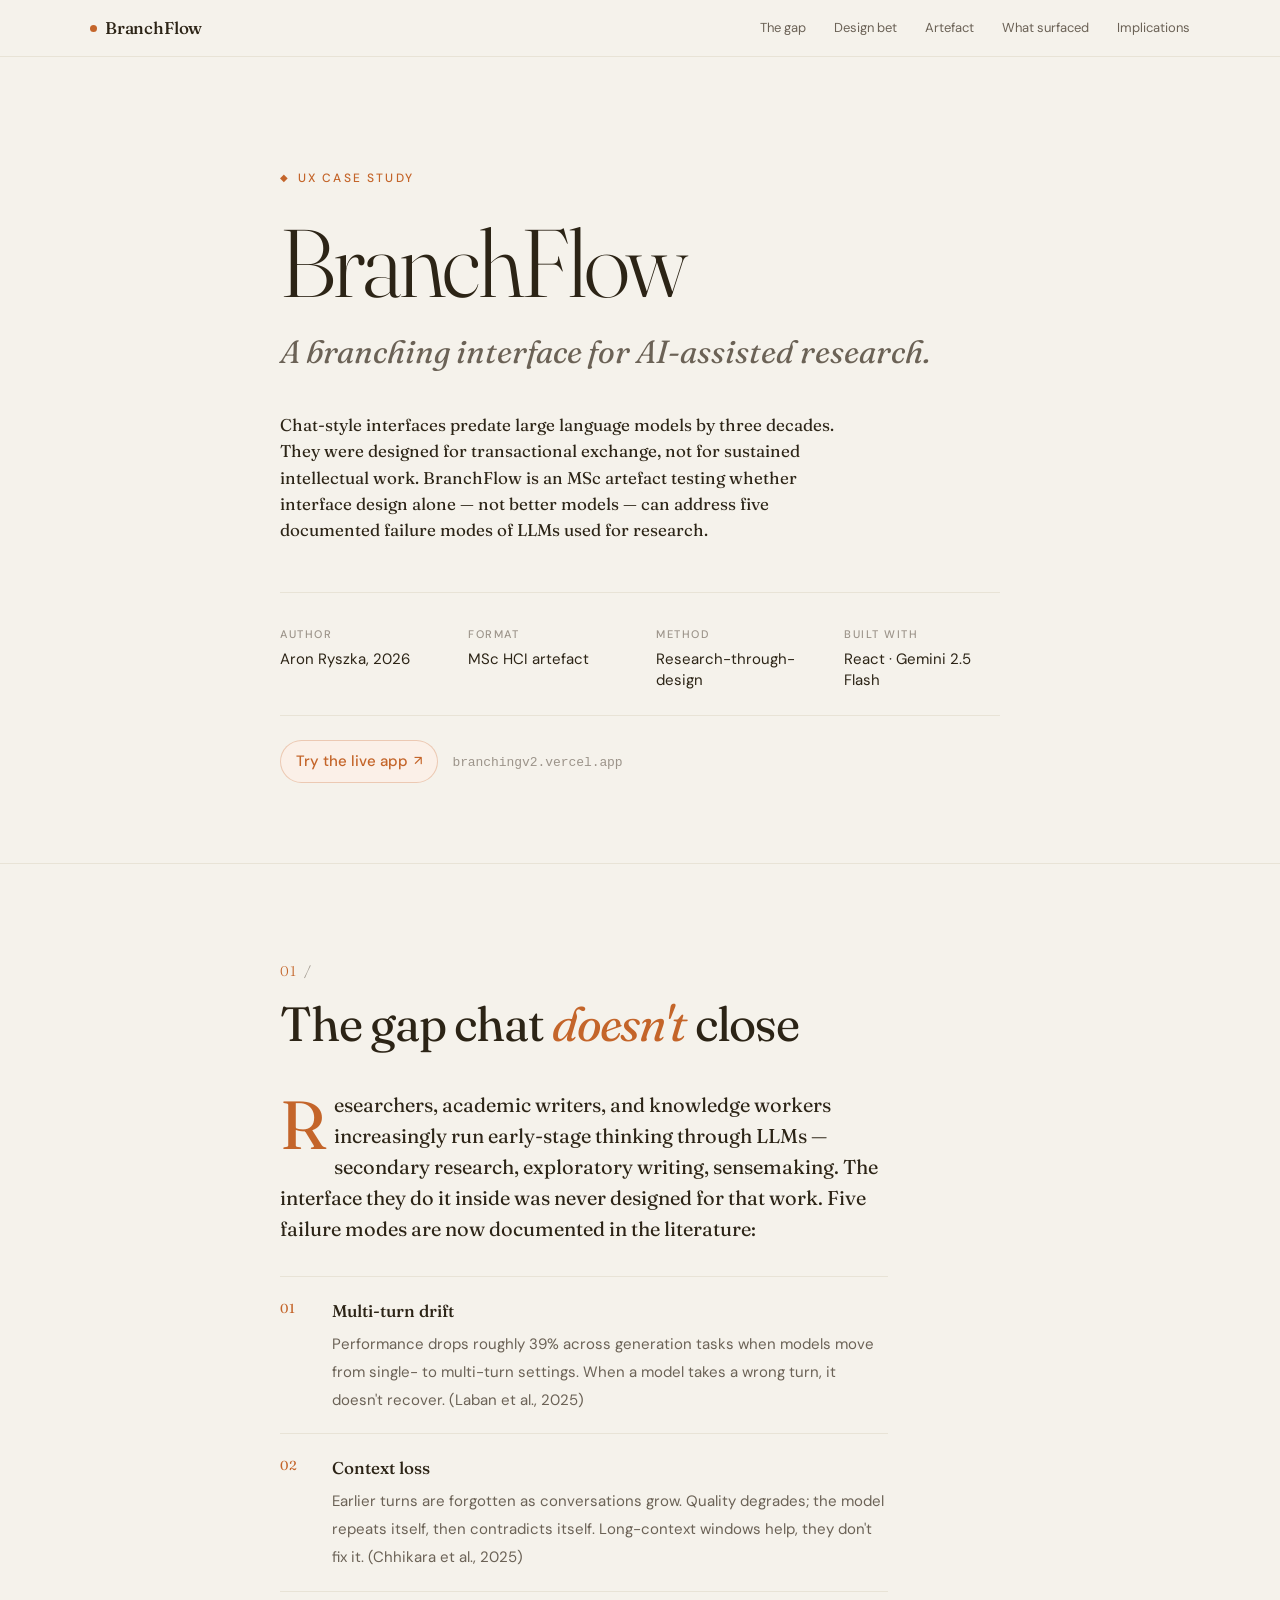
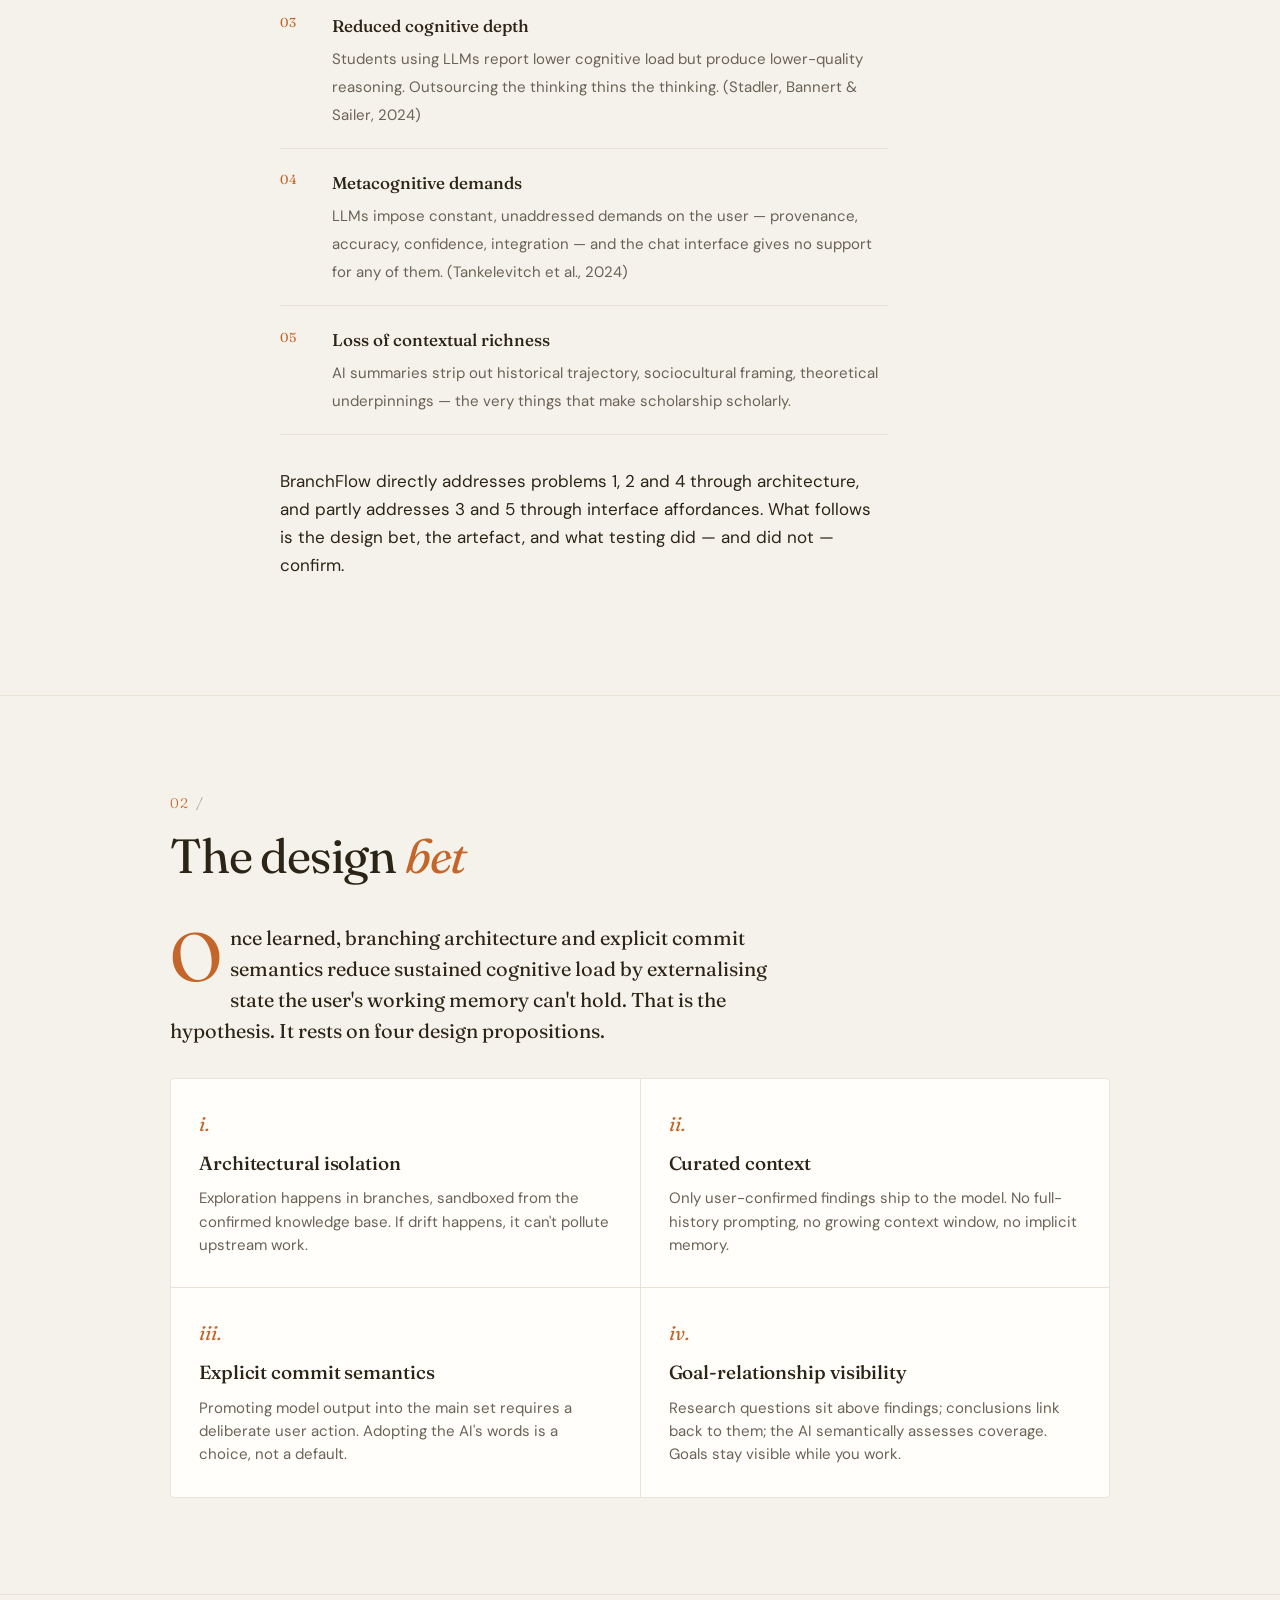
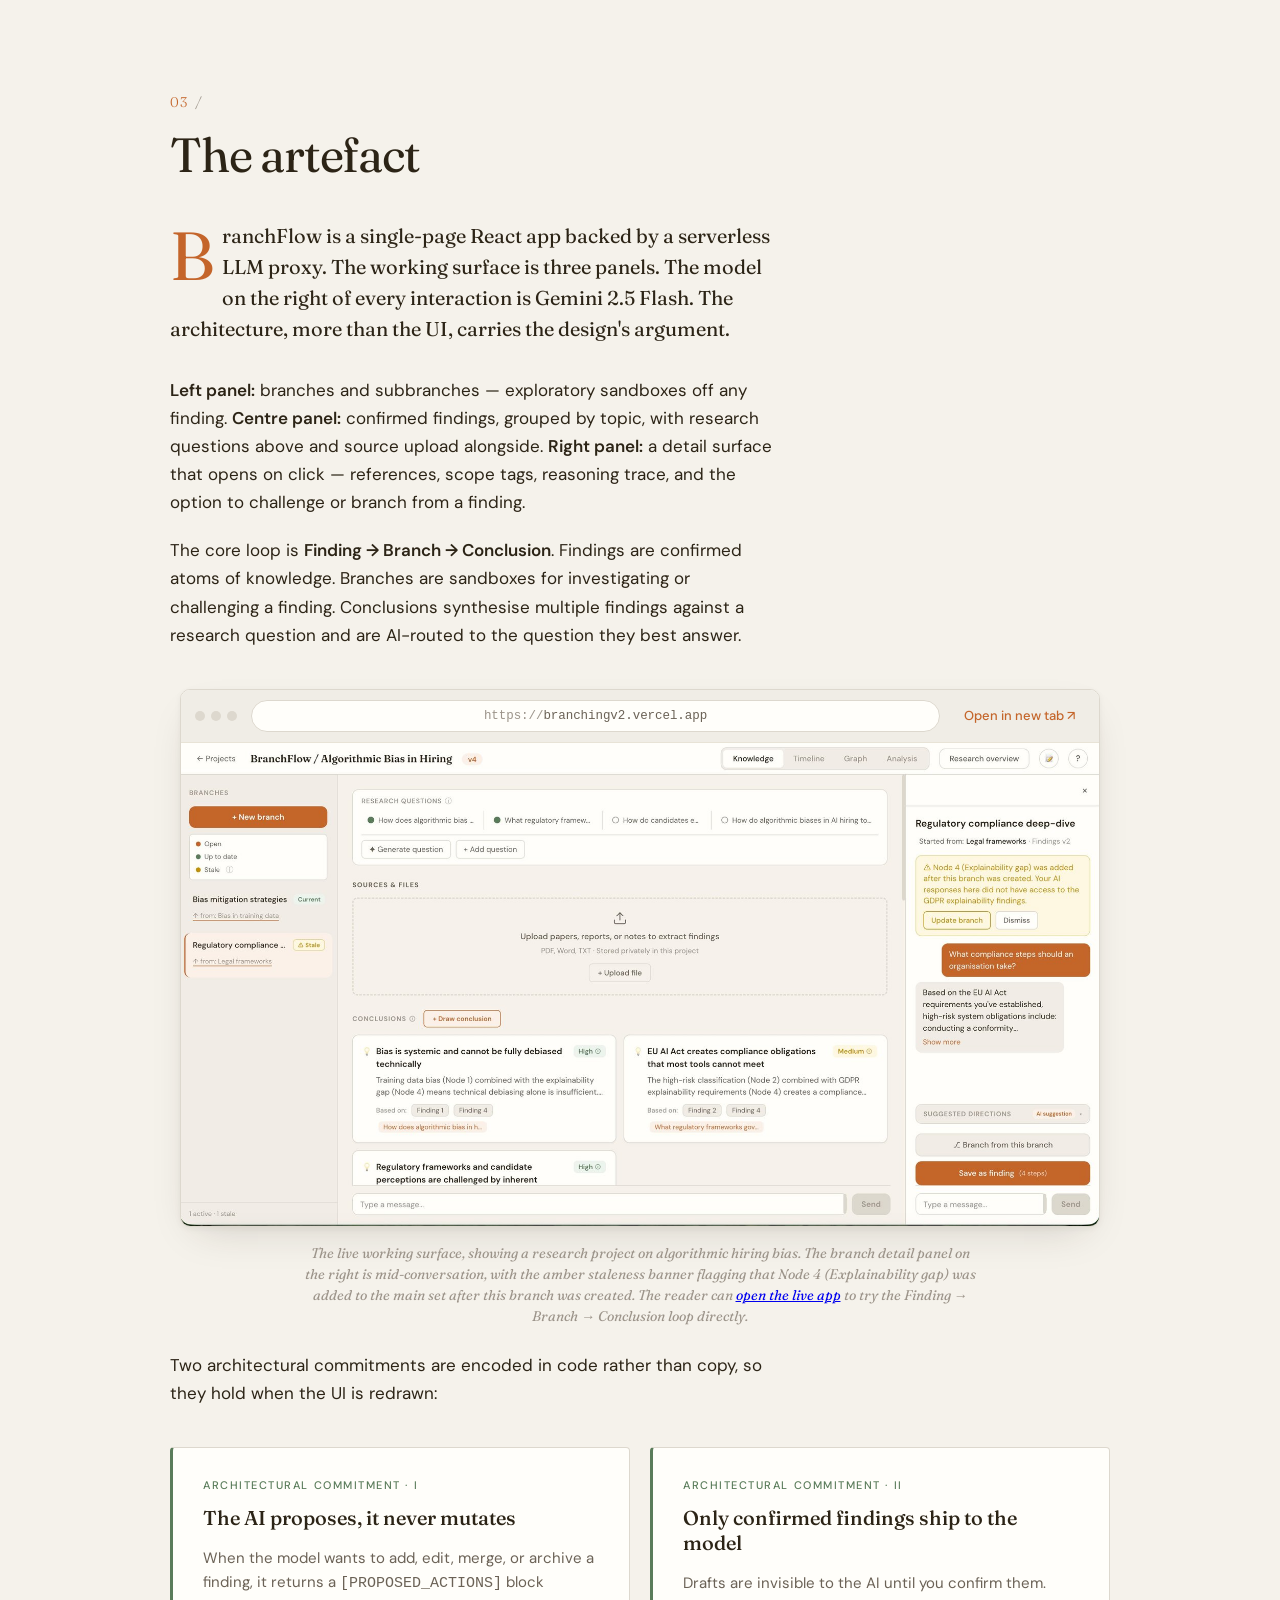
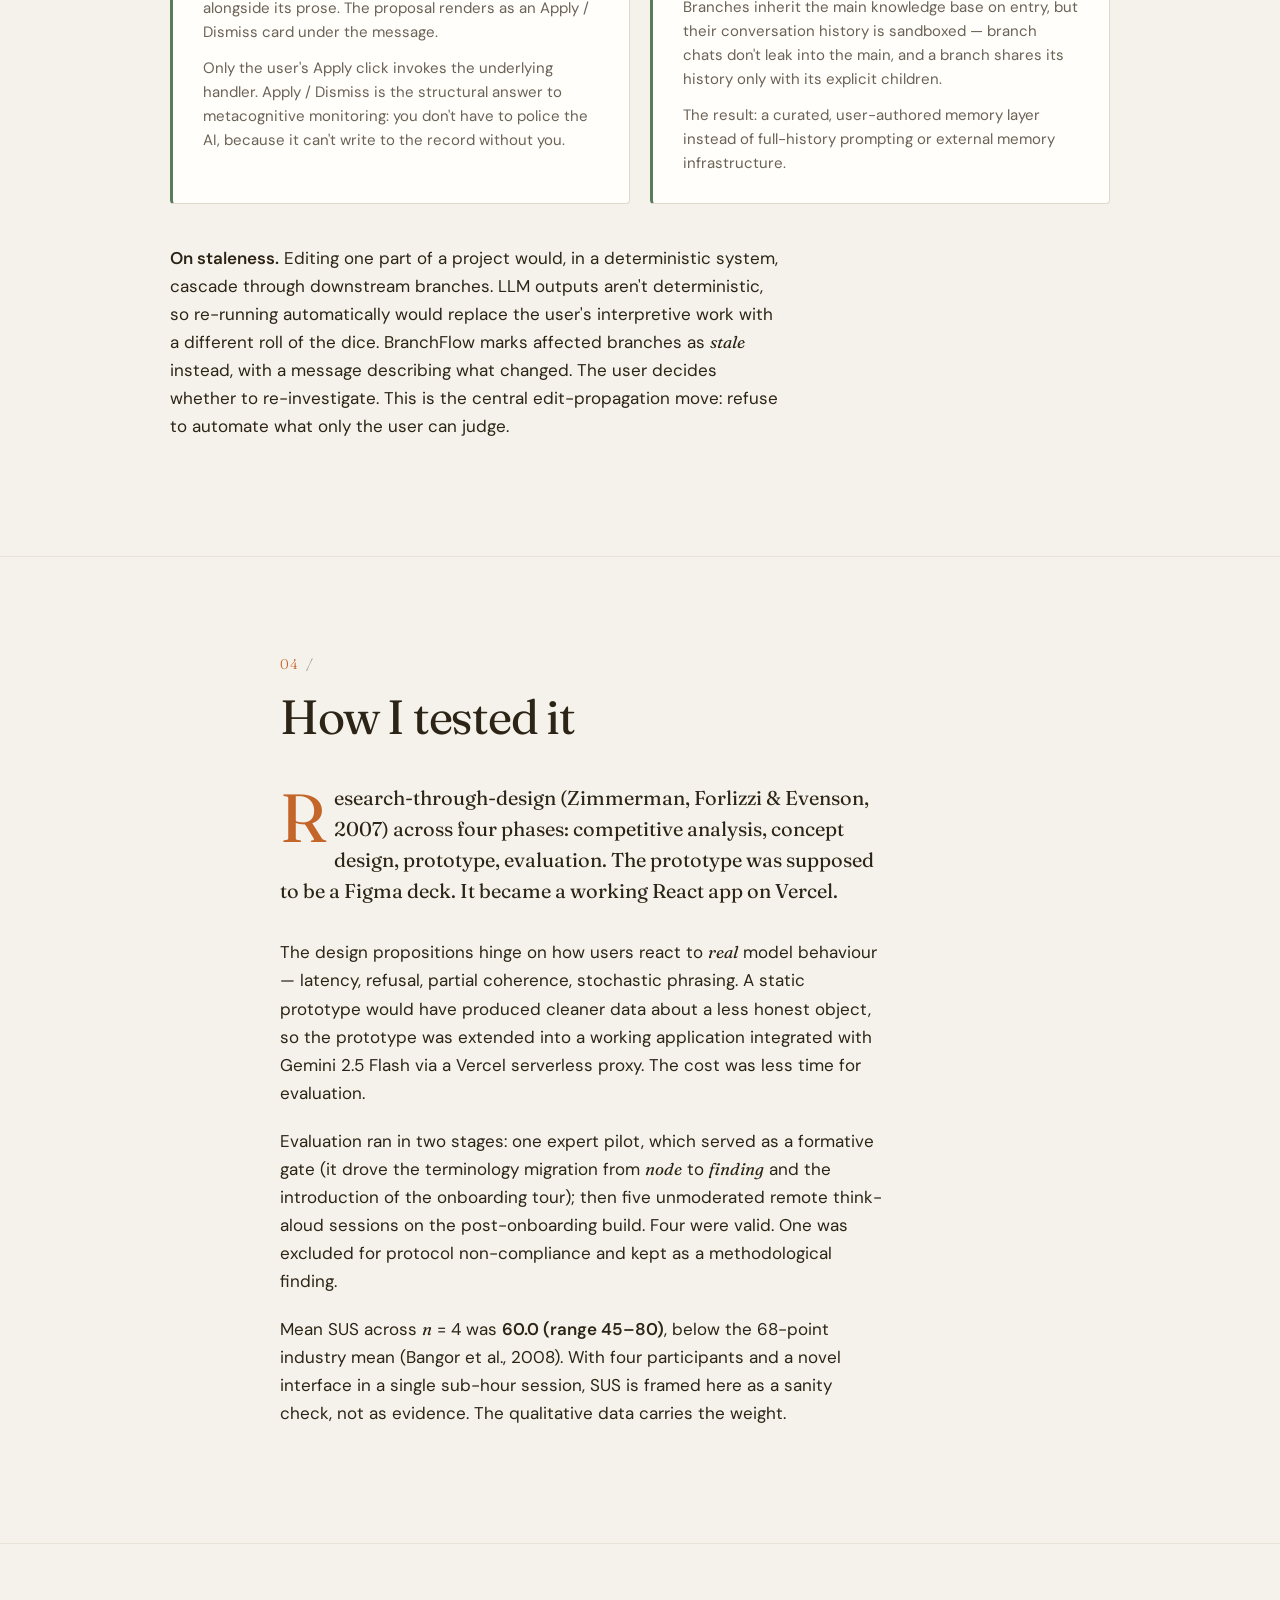
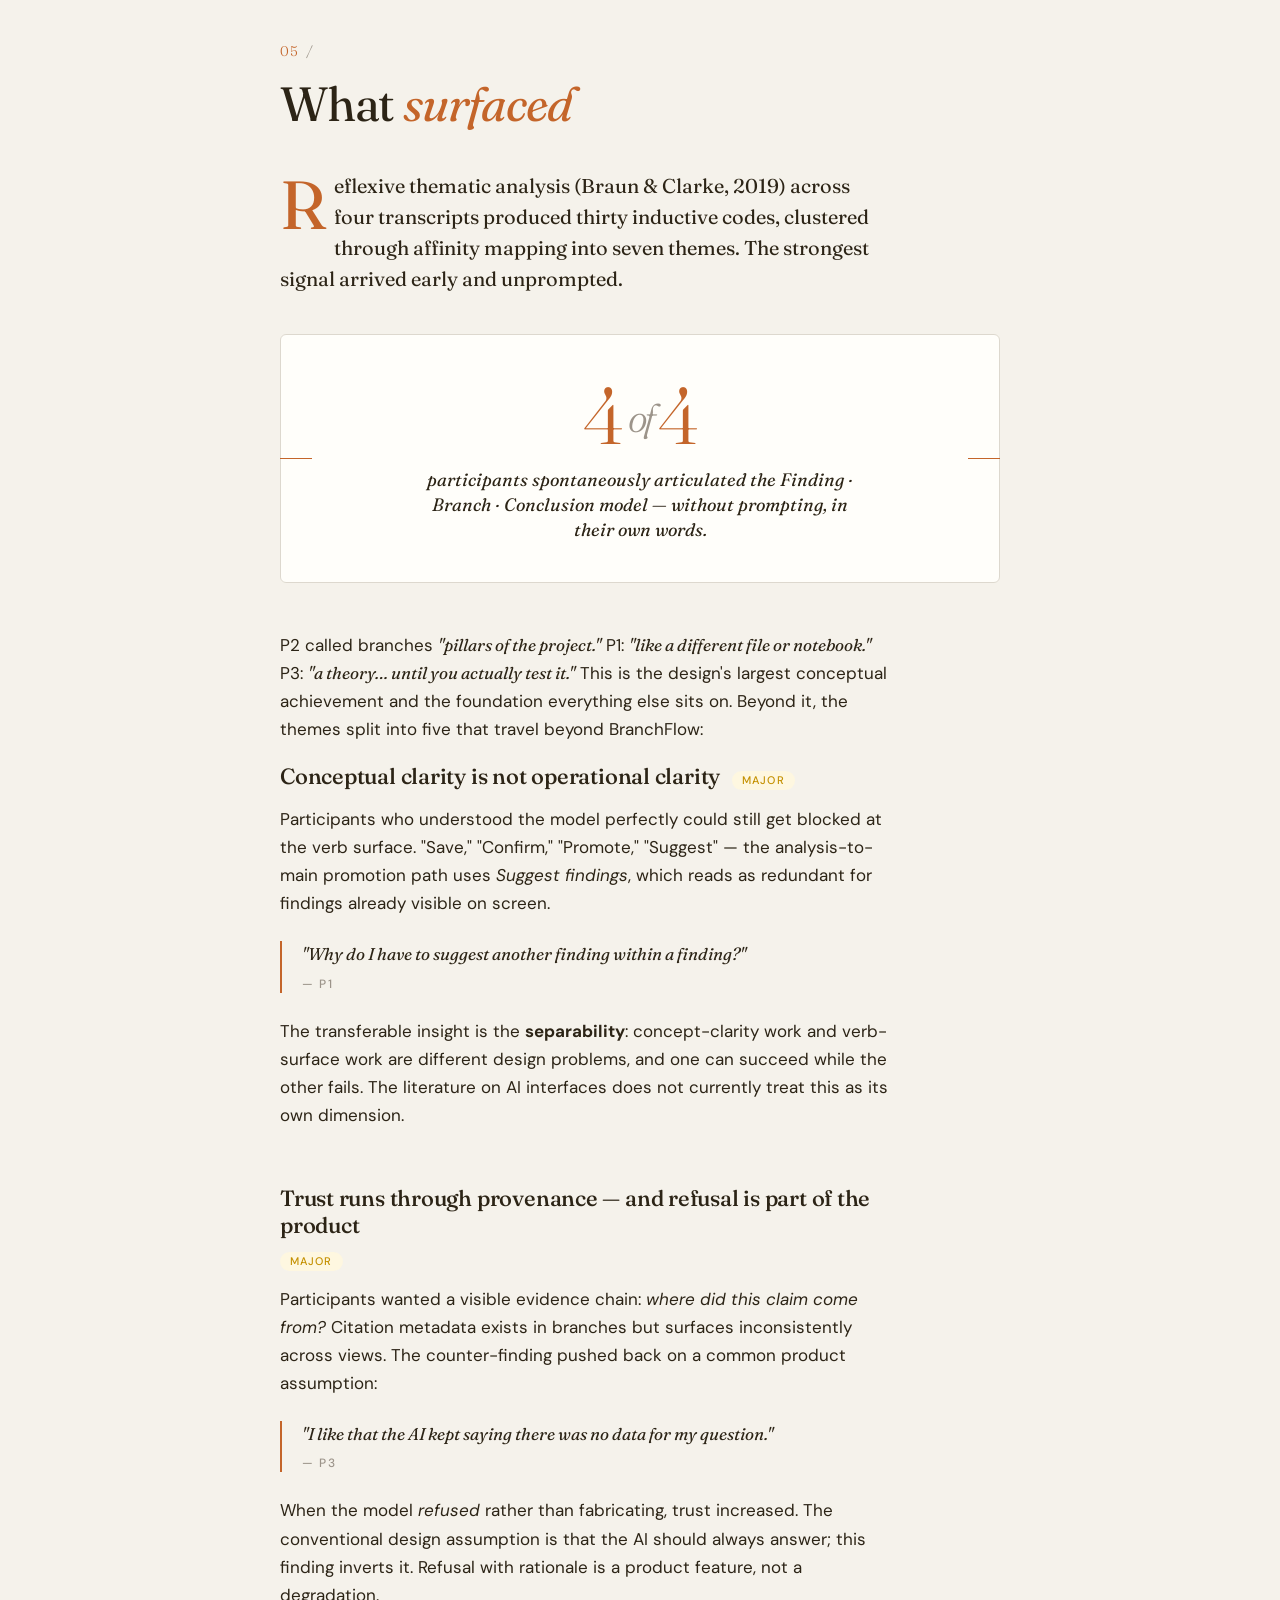
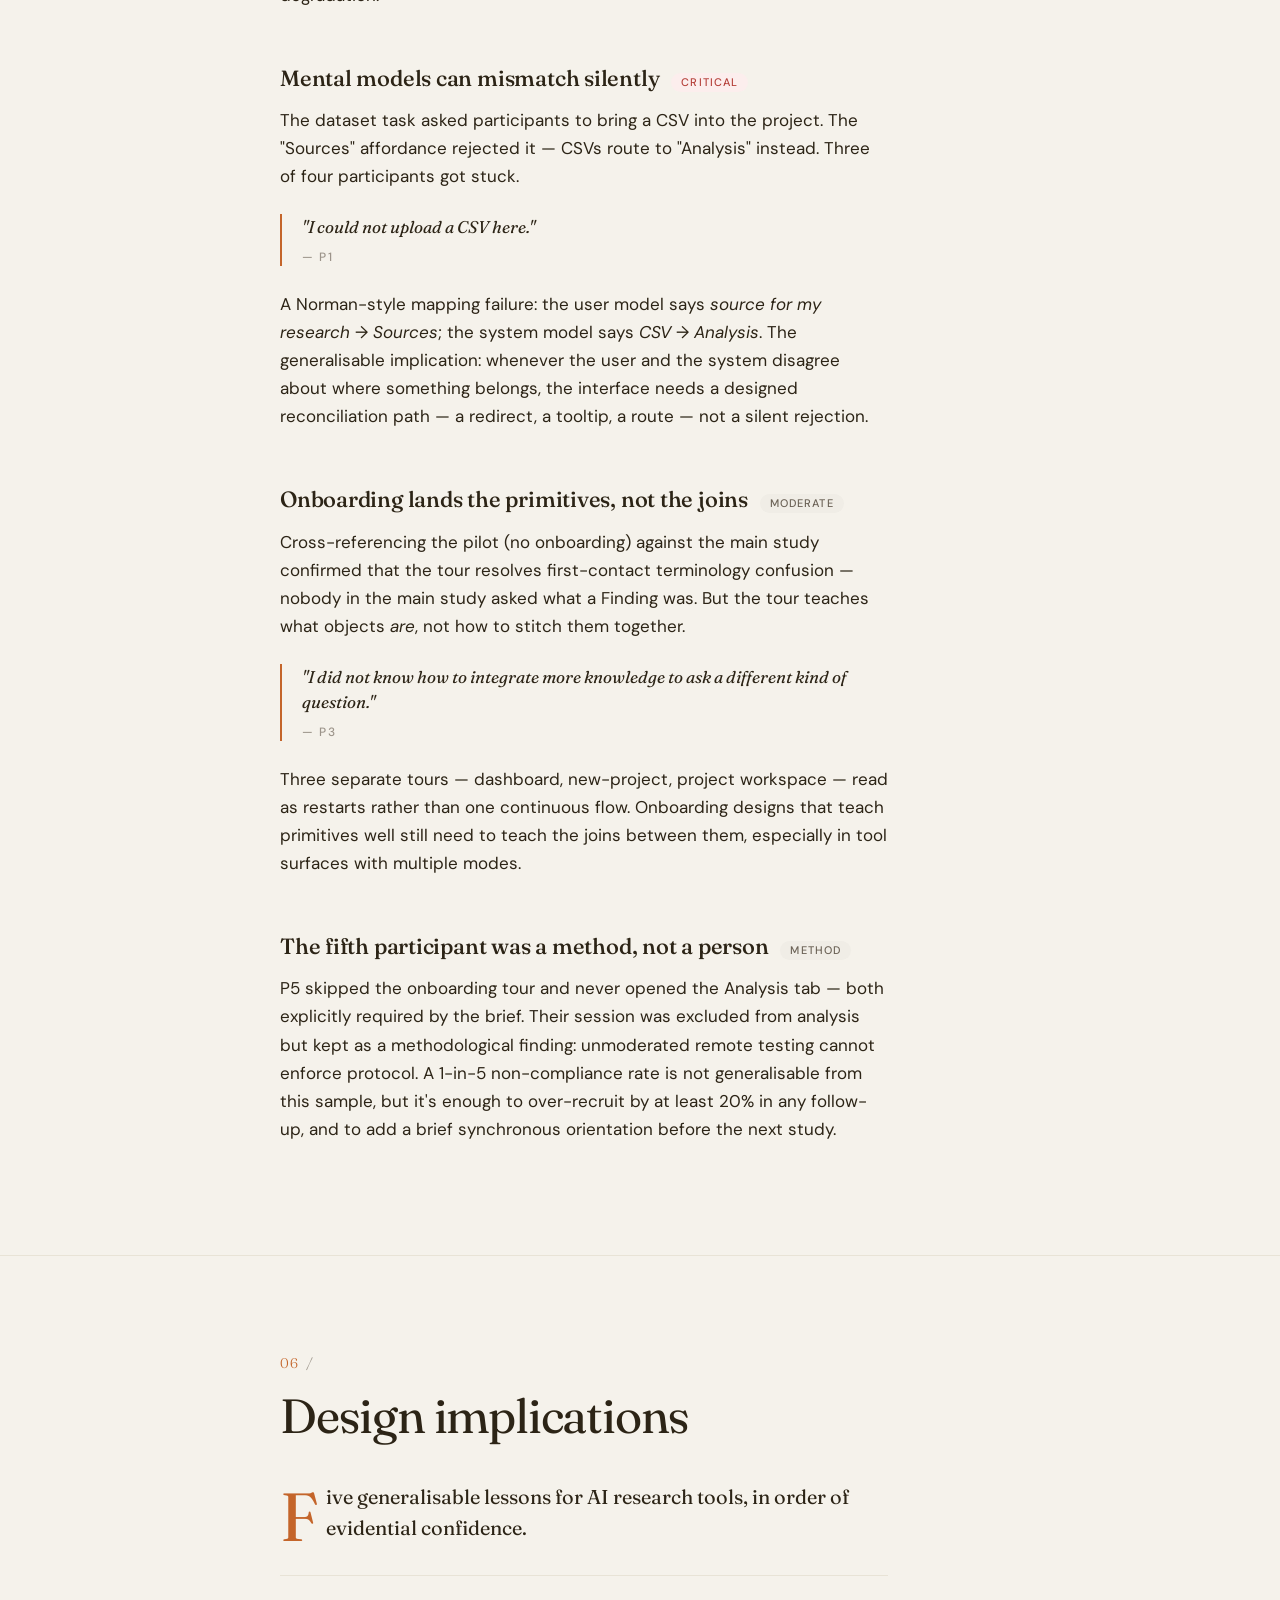
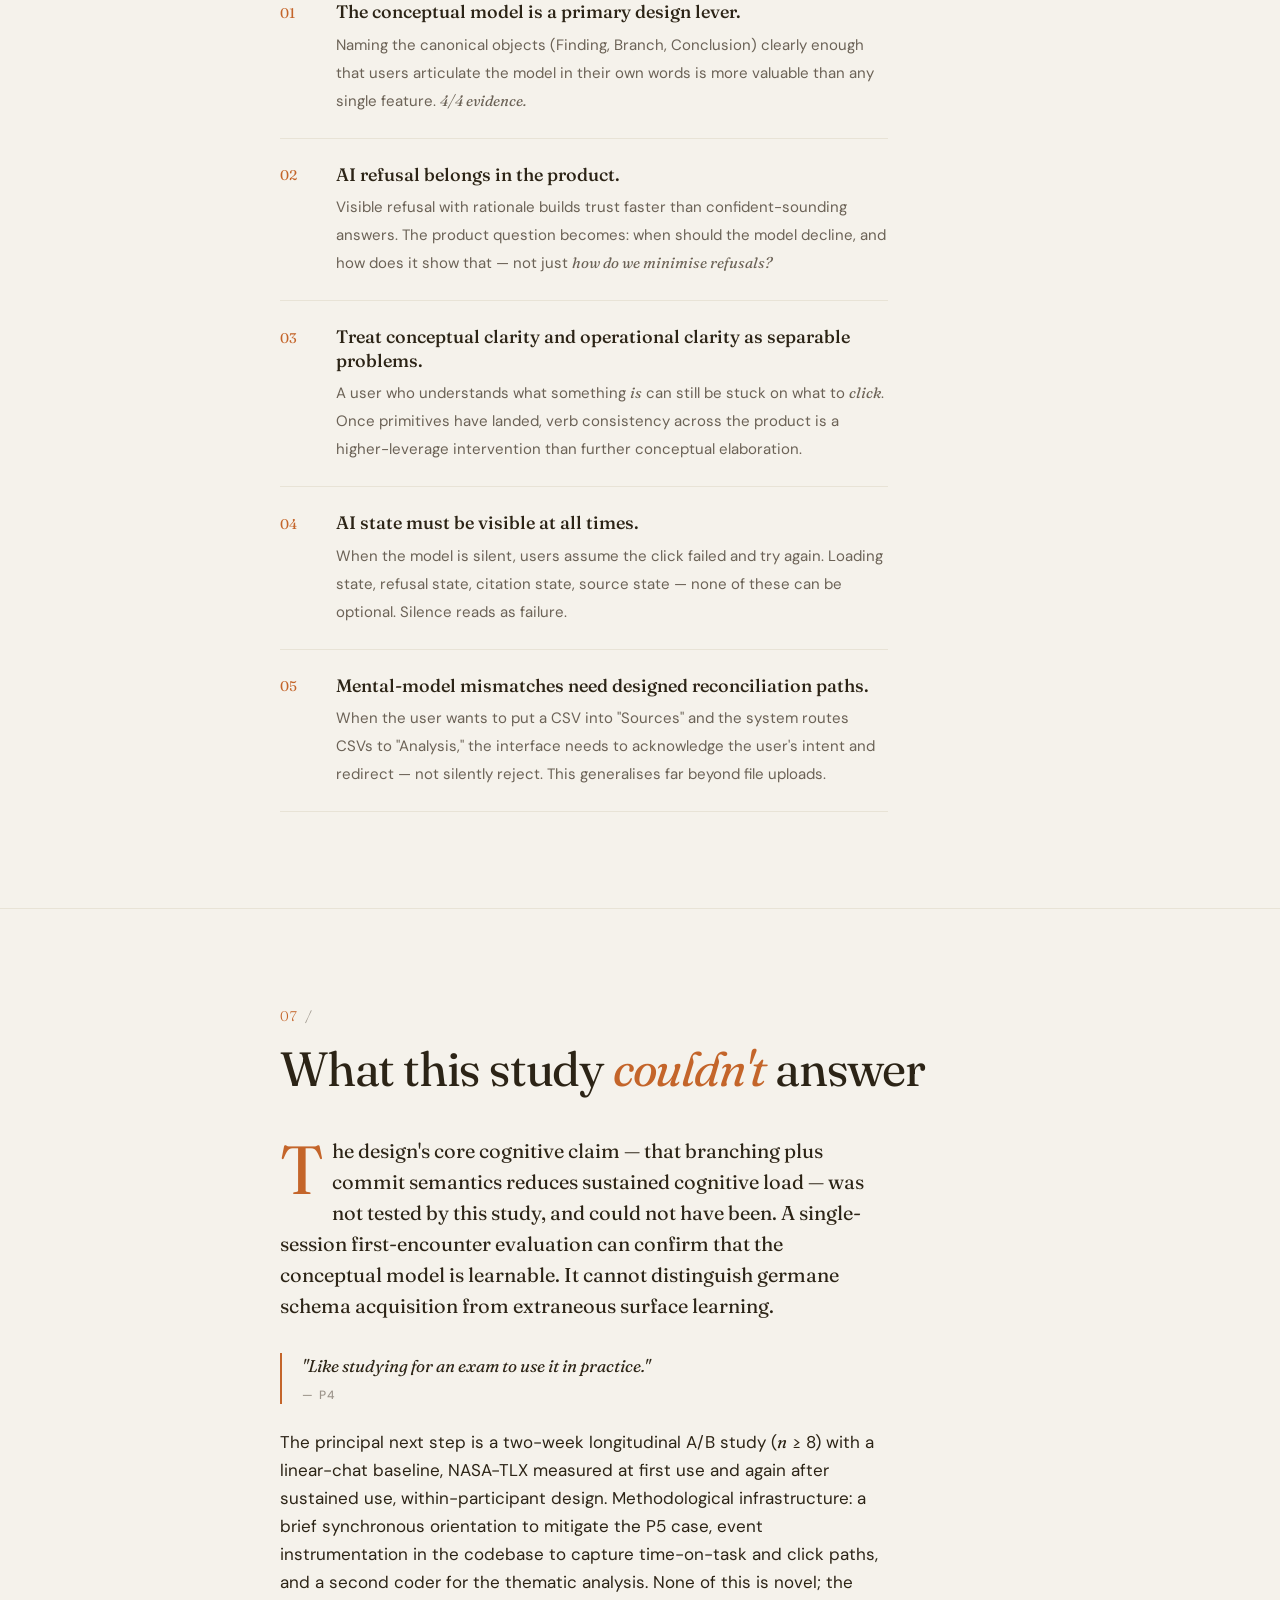
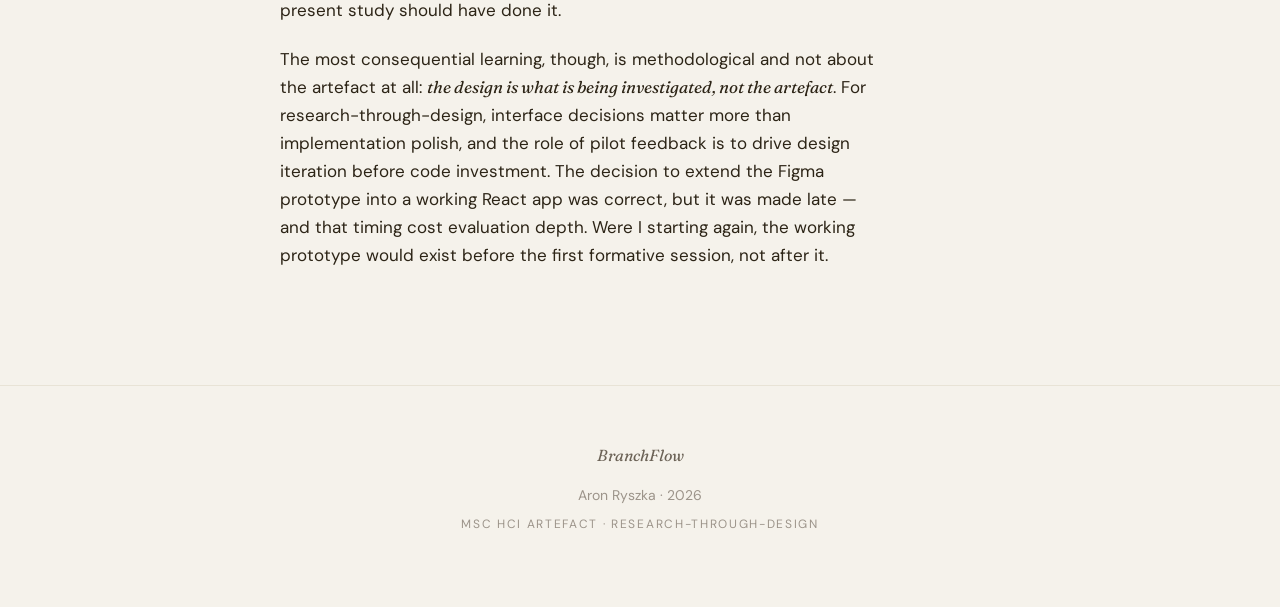
<file: reference/branchflow-case-study.html>
<!DOCTYPE html>
<html lang="en">
<head>
<meta charset="UTF-8">
<meta name="viewport" content="width=device-width, initial-scale=1.0">
<title>BranchFlow — A branching interface for AI-assisted research</title>
<meta name="description" content="An MSc HCI artefact investigating whether interface design alone can address five documented failure modes of chat-style LLMs for sustained intellectual work. Aron Ryszka, 2026.">
<link rel="preconnect" href="https://fonts.googleapis.com">
<link rel="preconnect" href="https://fonts.gstatic.com" crossorigin>
<link href="https://fonts.googleapis.com/css2?family=DM+Sans:wght@300;400;500;600&family=Fraunces:ital,wght@0,300;0,400;0,500;0,600;1,400;1,500&display=swap" rel="stylesheet">
<style>
  :root {
    --bg: #F5F2EB;
    --paper: #FFFEFA;
    --paper-alt: #F0EDE6;
    --border: #DDD8CE;
    --border-soft: #E8E3D6;
    --ink: #2C2416;
    --ink-soft: #6B6256;
    --ink-mute: #9C948A;
    --accent: #C4652A;
    --accent-soft: #FBF0E8;
    --accent-deep: #A8541F;
    --commit: #5A7C5A;
    --commit-soft: #EDF4ED;
    --stale: #C49000;
    --stale-soft: #FEF7E0;
    --danger: #B5403A;
    --danger-soft: #FCEEED;
    --theory: #7B5EA7;
    --regulation: #4A6FA5;
    --research: #2A7F6F;

    --serif: 'Fraunces', Georgia, 'Times New Roman', serif;
    --sans: 'DM Sans', 'Segoe UI', system-ui, sans-serif;

    --container: min(720px, calc(100% - 3rem));
    --container-wide: min(940px, calc(100% - 3rem));
    --container-full: min(1100px, calc(100% - 3rem));
  }

  * { box-sizing: border-box; }
  html { scroll-behavior: smooth; }
  body {
    margin: 0;
    background: var(--bg);
    color: var(--ink);
    font-family: var(--sans);
    font-size: 17px;
    line-height: 1.65;
    -webkit-font-smoothing: antialiased;
    -moz-osx-font-smoothing: grayscale;
    text-rendering: optimizeLegibility;
  }

  /* ── Reusable layout ─────────────────────────────────────────── */
  .container { width: var(--container); margin-inline: auto; }
  .container-wide { width: var(--container-wide); margin-inline: auto; }
  .container-full { width: var(--container-full); margin-inline: auto; }

  /* ── Top nav ─────────────────────────────────────────────────── */
  .topnav {
    position: sticky; top: 0; z-index: 50;
    background: color-mix(in srgb, var(--bg) 88%, transparent);
    backdrop-filter: saturate(120%) blur(8px);
    -webkit-backdrop-filter: saturate(120%) blur(8px);
    border-bottom: 1px solid var(--border-soft);
  }
  .topnav-inner {
    display: flex; align-items: center; justify-content: space-between;
    width: var(--container-full); margin-inline: auto;
    padding: 0.875rem 0;
  }
  .topnav-mark {
    font-family: var(--serif); font-weight: 500;
    font-size: 1.0625rem; letter-spacing: -0.01em;
    color: var(--ink);
    text-decoration: none;
    display: inline-flex; align-items: center; gap: 0.5rem;
  }
  .topnav-mark::before {
    content: ""; width: 7px; height: 7px; border-radius: 50%;
    background: var(--accent);
  }
  .topnav-links {
    display: none;
    gap: 1.75rem;
    font-size: 0.8125rem;
    color: var(--ink-soft);
  }
  .topnav-links a {
    color: inherit; text-decoration: none;
    transition: color 150ms ease;
  }
  .topnav-links a:hover { color: var(--accent); }
  @media (min-width: 760px) {
    .topnav-links { display: flex; }
  }

  /* ── Hero ────────────────────────────────────────────────────── */
  .hero {
    padding: 4rem 0 3.5rem;
    border-bottom: 1px solid var(--border-soft);
  }
  @media (min-width: 760px) {
    .hero { padding: 7rem 0 5rem; }
  }
  .eyebrow {
    font-size: 0.75rem;
    text-transform: uppercase;
    letter-spacing: 0.18em;
    color: var(--accent);
    margin: 0 0 1.75rem;
    font-weight: 500;
  }
  .eyebrow::before {
    content: "◆";
    margin-right: 0.5rem;
    font-size: 0.625rem;
    vertical-align: 0.1em;
    color: var(--accent);
  }
  h1.title {
    font-family: var(--serif);
    font-weight: 300;
    font-size: clamp(3.25rem, 9vw, 6rem);
    line-height: 0.95;
    letter-spacing: -0.03em;
    margin: 0 0 1.5rem;
    color: var(--ink);
  }
  .dek {
    font-family: var(--serif);
    font-style: italic;
    font-weight: 400;
    font-size: clamp(1.375rem, 3vw, 2rem);
    line-height: 1.25;
    color: var(--ink-soft);
    margin: 0 0 2.5rem;
    max-width: 32ch;
  }
  .lede {
    font-family: var(--serif);
    font-weight: 400;
    font-size: clamp(1.0625rem, 1.3vw, 1.1875rem);
    line-height: 1.55;
    color: var(--ink);
    margin: 0 0 3rem;
    max-width: 52ch;
  }
  .meta {
    display: grid;
    grid-template-columns: repeat(2, 1fr);
    gap: 1.25rem 2rem;
    margin: 0;
    padding-top: 2rem;
    border-top: 1px solid var(--border-soft);
  }
  @media (min-width: 640px) {
    .meta { grid-template-columns: repeat(4, 1fr); }
  }
  .meta > div { margin: 0; }
  .meta dt {
    font-size: 0.6875rem;
    text-transform: uppercase;
    letter-spacing: 0.14em;
    color: var(--ink-mute);
    margin-bottom: 0.375rem;
    font-weight: 500;
  }
  .meta dd {
    margin: 0;
    font-size: 0.9375rem;
    color: var(--ink);
    line-height: 1.4;
  }

  /* ── Sections ────────────────────────────────────────────────── */
  section {
    padding: 4rem 0;
    border-bottom: 1px solid var(--border-soft);
  }
  @media (min-width: 760px) {
    section { padding: 6rem 0; }
  }

  .section-head { margin-bottom: 2.5rem; }
  .section-num {
    font-family: var(--serif);
    font-weight: 300;
    font-size: 0.875rem;
    letter-spacing: 0.05em;
    color: var(--accent);
    margin: 0 0 1rem;
  }
  .section-num::after {
    content: " /";
    color: var(--ink-mute);
    margin-left: 0.25rem;
  }
  h2.section-title {
    font-family: var(--serif);
    font-weight: 400;
    font-size: clamp(2rem, 4.5vw, 3rem);
    line-height: 1.05;
    letter-spacing: -0.025em;
    margin: 0;
    color: var(--ink);
    max-width: 22ch;
  }
  h2.section-title em {
    font-style: italic;
    color: var(--accent);
    font-weight: 400;
  }

  /* ── Body prose ──────────────────────────────────────────────── */
  .prose { max-width: 38rem; }
  .prose p {
    margin: 0 0 1.25rem;
    color: var(--ink);
  }
  .prose p.lead {
    font-family: var(--serif);
    font-size: 1.25rem;
    line-height: 1.55;
    color: var(--ink);
    margin-bottom: 2rem;
    max-width: 30em;
  }
  .prose p.lead::first-letter {
    font-family: var(--serif);
    font-weight: 400;
    font-size: 4.25rem;
    line-height: 0.85;
    float: left;
    padding: 0.4rem 0.5rem 0 0;
    color: var(--accent);
  }
  .prose strong {
    font-weight: 600;
    color: var(--ink);
  }
  .prose em {
    font-family: var(--serif);
    font-style: italic;
    font-weight: 400;
  }
  .prose a {
    color: var(--accent);
    text-decoration: underline;
    text-decoration-thickness: 1px;
    text-underline-offset: 3px;
    text-decoration-color: color-mix(in srgb, var(--accent) 50%, transparent);
    transition: text-decoration-color 150ms ease;
  }
  .prose a:hover {
    text-decoration-color: var(--accent);
  }
  .prose code {
    font-family: 'SF Mono', 'Consolas', 'Liberation Mono', Menlo, monospace;
    font-size: 0.875em;
    background: var(--paper);
    padding: 0.125em 0.4em;
    border-radius: 3px;
    border: 1px solid var(--border);
    color: var(--ink);
  }
  .cite {
    color: var(--ink-mute);
    font-size: 0.9em;
  }

  /* ── Failure modes list ──────────────────────────────────────── */
  .failures {
    list-style: none;
    margin: 0 0 2rem;
    padding: 0;
    counter-reset: failure;
    max-width: 38rem;
  }
  .failures li {
    counter-increment: failure;
    position: relative;
    padding: 1.25rem 0 1.25rem 3.25rem;
    border-top: 1px solid var(--border-soft);
  }
  .failures li:last-child { border-bottom: 1px solid var(--border-soft); }
  .failures li::before {
    content: counter(failure, decimal-leading-zero);
    position: absolute;
    left: 0; top: 1.3rem;
    font-family: var(--serif);
    font-weight: 400;
    font-size: 0.8125rem;
    color: var(--accent);
    letter-spacing: 0.04em;
  }
  .failures strong {
    display: block;
    font-family: var(--serif);
    font-size: 1.0625rem;
    font-weight: 500;
    margin-bottom: 0.25rem;
    color: var(--ink);
  }
  .failures span {
    font-size: 0.9375rem;
    color: var(--ink-soft);
    line-height: 1.55;
  }

  /* ── Propositions grid ───────────────────────────────────────── */
  .props {
    display: grid;
    grid-template-columns: 1fr;
    gap: 1px;
    background: var(--border-soft);
    border: 1px solid var(--border-soft);
    border-radius: 4px;
    overflow: hidden;
    margin: 0;
  }
  @media (min-width: 640px) {
    .props { grid-template-columns: 1fr 1fr; }
  }
  .props > article {
    background: var(--paper);
    padding: 1.75rem 1.75rem 1.875rem;
    position: relative;
  }
  .props .prop-num {
    font-family: var(--serif);
    font-style: italic;
    font-weight: 400;
    font-size: 1.25rem;
    color: var(--accent);
    margin-bottom: 0.75rem;
  }
  .props h3 {
    font-family: var(--serif);
    font-weight: 500;
    font-size: 1.1875rem;
    line-height: 1.25;
    margin: 0 0 0.75rem;
    color: var(--ink);
    letter-spacing: -0.005em;
  }
  .props p {
    margin: 0;
    font-size: 0.9375rem;
    line-height: 1.55;
    color: var(--ink-soft);
  }

  /* ── Live demo link in hero ──────────────────────────────────── */
  .live-link {
    margin: 1.5rem 0 0;
    padding-top: 1.5rem;
    border-top: 1px solid var(--border-soft);
    display: flex;
    align-items: baseline;
    gap: 0.875rem;
    flex-wrap: wrap;
  }
  .live-link a {
    display: inline-flex;
    align-items: center;
    gap: 0.4rem;
    font-family: var(--sans);
    font-size: 0.9375rem;
    font-weight: 500;
    color: var(--accent);
    text-decoration: none;
    padding: 0.5rem 0.9375rem;
    background: var(--accent-soft);
    border: 1px solid color-mix(in srgb, var(--accent) 28%, transparent);
    border-radius: 99px;
    transition: all 180ms ease;
  }
  .live-link a:hover {
    background: var(--accent);
    color: var(--paper);
    border-color: var(--accent);
  }
  .live-link a span { font-size: 0.875em; }
  .live-link-url {
    font-family: 'SF Mono', 'Consolas', Menlo, monospace;
    font-size: 0.8125rem;
    color: var(--ink-mute);
    letter-spacing: -0.005em;
  }

  /* ── Live preview (browser frame) ────────────────────────────── */
  .live-preview { margin: 2.5rem 0 1.5rem; }
  .browser-frame {
    width: 100%;
    max-width: 920px;
    margin: 0 auto;
    background: var(--paper);
    border: 1px solid var(--border);
    border-radius: 10px;
    box-shadow: 0 16px 40px -16px rgba(44, 36, 22, 0.18),
                0 2px 6px rgba(44, 36, 22, 0.05);
    overflow: hidden;
  }
  .browser-bar {
    display: flex;
    align-items: center;
    gap: 0.875rem;
    padding: 0.625rem 0.875rem;
    background: var(--paper-alt);
    border-bottom: 1px solid var(--border-soft);
    font-size: 0.8125rem;
  }
  .browser-dots { display: inline-flex; gap: 0.375rem; flex-shrink: 0; }
  .browser-dots i {
    width: 10px; height: 10px;
    border-radius: 50%;
    background: var(--border);
    display: block;
  }
  .browser-url {
    flex: 1;
    min-width: 0;
    font-family: 'SF Mono', 'Consolas', Menlo, monospace;
    font-size: 0.78125rem;
    color: var(--ink-soft);
    background: var(--paper);
    border: 1px solid var(--border);
    padding: 0.3125rem 0.75rem;
    border-radius: 99px;
    overflow: hidden;
    text-overflow: ellipsis;
    white-space: nowrap;
    text-align: center;
    letter-spacing: -0.005em;
  }
  .browser-url-protocol { color: var(--ink-mute); }
  .browser-open {
    flex-shrink: 0;
    font-family: var(--sans);
    font-size: 0.8125rem;
    font-weight: 500;
    color: var(--accent);
    text-decoration: none;
    padding: 0.3125rem 0.625rem;
    border-radius: 4px;
    transition: background 150ms ease;
    white-space: nowrap;
  }
  .browser-open:hover { background: var(--accent-soft); }
  @media (max-width: 540px) {
    .browser-open { font-size: 0; padding: 0.3125rem; }
    .browser-open span { font-size: 0.875rem; }
  }
  .browser-viewport {
    position: relative;
    aspect-ratio: 1.9;
    background: var(--paper-alt);
    overflow: hidden;
  }
  .browser-viewport-link {
    position: absolute;
    inset: 0;
    display: block;
    cursor: pointer;
    text-decoration: none;
  }
  .browser-fallback {
    position: absolute;
    inset: 0;
    width: 100%;
    height: 100%;
    object-fit: cover;
    object-position: top center;
    display: block;
    transition: transform 600ms cubic-bezier(0.2, 0.6, 0.2, 1);
    /* Defensive: if the image ever fails to load, hide the alt
       text bloat and let the link container show its hover CTA. */
    color: transparent;
    font-size: 0;
    text-indent: -9999px;
    background: var(--paper-alt);
  }
  .browser-viewport-link:hover .browser-fallback {
    transform: scale(1.015);
  }
  .browser-viewport-link::after {
    content: "Open ↗";
    position: absolute;
    bottom: 1rem;
    right: 1rem;
    background: var(--ink);
    color: var(--paper);
    font-family: var(--sans);
    font-size: 0.8125rem;
    font-weight: 500;
    padding: 0.5rem 0.875rem;
    border-radius: 99px;
    opacity: 0;
    transform: translateY(4px);
    transition: opacity 200ms ease, transform 200ms ease;
    pointer-events: none;
    box-shadow: 0 4px 12px rgba(44, 36, 22, 0.2);
  }
  .browser-viewport-link:hover::after,
  .browser-viewport-link:focus-visible::after {
    opacity: 1;
    transform: translateY(0);
  }

  /* ── Workspace figure ────────────────────────────────────────── */
  .figure {
    margin: 2.5rem 0 1.5rem;
    text-align: center;
  }
  .figure svg {
    width: 100%;
    height: auto;
    max-width: 880px;
    display: block;
    margin: 0 auto;
    background: var(--paper);
    border: 1px solid var(--border);
    border-radius: 6px;
  }
  .figure figcaption {
    font-family: var(--serif);
    font-style: italic;
    font-size: 0.875rem;
    color: var(--ink-mute);
    margin-top: 1rem;
    max-width: 42rem;
    margin-inline: auto;
    line-height: 1.5;
  }

  /* ── Commitment callouts ─────────────────────────────────────── */
  .commitments {
    display: grid;
    grid-template-columns: 1fr;
    gap: 1.25rem;
    margin-top: 2.5rem;
  }
  @media (min-width: 760px) {
    .commitments { grid-template-columns: 1fr 1fr; }
  }
  .commitment {
    background: var(--paper);
    border: 1px solid var(--border);
    border-left: 3px solid var(--commit);
    padding: 1.75rem 1.875rem;
    border-radius: 4px;
  }
  .commitment-label {
    font-size: 0.6875rem;
    text-transform: uppercase;
    letter-spacing: 0.14em;
    color: var(--commit);
    margin-bottom: 0.625rem;
    font-weight: 500;
  }
  .commitment h3 {
    font-family: var(--serif);
    font-weight: 500;
    font-size: 1.25rem;
    line-height: 1.25;
    margin: 0 0 1rem;
    color: var(--ink);
  }
  .commitment p {
    font-size: 0.9375rem;
    line-height: 1.6;
    color: var(--ink-soft);
    margin: 0;
  }
  .commitment p + p { margin-top: 0.75rem; }

  /* ── Hero stat (testing wins) ────────────────────────────────── */
  .hero-stat {
    margin: 2.5rem 0 3rem;
    padding: 2.5rem 2rem;
    background: var(--paper);
    border: 1px solid var(--border);
    border-radius: 6px;
    text-align: center;
    position: relative;
  }
  .hero-stat::before, .hero-stat::after {
    content: "";
    position: absolute;
    width: 32px; height: 1px;
    background: var(--accent);
    top: 50%;
  }
  .hero-stat::before { left: -1px; }
  .hero-stat::after  { right: -1px; }
  .hero-stat .stat-num {
    font-family: var(--serif);
    font-weight: 300;
    font-size: clamp(3.5rem, 8vw, 5rem);
    line-height: 1;
    color: var(--accent);
    margin: 0 0 0.75rem;
    letter-spacing: -0.04em;
  }
  .hero-stat .stat-num span {
    font-size: 0.5em;
    color: var(--ink-mute);
    font-style: italic;
    vertical-align: 0.3em;
    margin: 0 0.15em;
  }
  .hero-stat .stat-label {
    font-family: var(--serif);
    font-style: italic;
    font-size: 1.125rem;
    color: var(--ink);
    max-width: 28rem;
    margin: 0 auto;
    line-height: 1.4;
  }

  /* ── Themes ──────────────────────────────────────────────────── */
  .themes { display: grid; gap: 2.5rem; margin-top: 1rem; }
  .theme {
    max-width: 38rem;
  }
  .theme-head {
    display: flex;
    align-items: baseline;
    gap: 0.75rem;
    flex-wrap: wrap;
    margin-bottom: 0.875rem;
  }
  .theme h3 {
    font-family: var(--serif);
    font-weight: 500;
    font-size: 1.375rem;
    line-height: 1.25;
    margin: 0;
    color: var(--ink);
    letter-spacing: -0.01em;
  }
  .severity {
    display: inline-block;
    font-size: 0.6875rem;
    text-transform: uppercase;
    letter-spacing: 0.1em;
    padding: 0.25rem 0.625rem;
    border-radius: 99px;
    font-weight: 500;
    line-height: 1;
  }
  .severity.major    { background: var(--stale-soft);   color: var(--stale); }
  .severity.critical { background: var(--danger-soft);  color: var(--danger); }
  .severity.moderate { background: var(--paper-alt);    color: var(--ink-soft); }
  .severity.win      { background: var(--commit-soft);  color: var(--commit); }
  .theme p {
    margin: 0 0 1rem;
    color: var(--ink);
    line-height: 1.65;
  }

  /* ── Pull quotes ─────────────────────────────────────────────── */
  blockquote.quote {
    margin: 1.5rem 0;
    padding: 0 0 0 1.25rem;
    border-left: 2px solid var(--accent);
    font-family: var(--serif);
    font-style: italic;
    font-weight: 400;
    font-size: 1.0625rem;
    line-height: 1.5;
    color: var(--ink);
    max-width: 36em;
  }
  blockquote.quote cite {
    display: block;
    margin-top: 0.5rem;
    font-family: var(--sans);
    font-style: normal;
    font-size: 0.75rem;
    text-transform: uppercase;
    letter-spacing: 0.14em;
    color: var(--ink-mute);
    font-weight: 500;
  }

  /* ── Implications list ───────────────────────────────────────── */
  .impl {
    list-style: none;
    margin: 1rem 0 0;
    padding: 0;
    counter-reset: imp;
    max-width: 38rem;
  }
  .impl li {
    counter-increment: imp;
    position: relative;
    padding: 1.5rem 0 1.5rem 3.5rem;
    border-top: 1px solid var(--border-soft);
  }
  .impl li:last-child { border-bottom: 1px solid var(--border-soft); }
  .impl li::before {
    content: counter(imp, decimal-leading-zero);
    position: absolute;
    left: 0; top: 1.6rem;
    font-family: var(--serif);
    font-weight: 400;
    font-size: 0.875rem;
    color: var(--accent);
  }
  .impl strong {
    display: block;
    font-family: var(--serif);
    font-weight: 500;
    font-size: 1.125rem;
    margin-bottom: 0.375rem;
    color: var(--ink);
    line-height: 1.3;
  }
  .impl span {
    font-size: 0.9375rem;
    line-height: 1.6;
    color: var(--ink-soft);
  }

  /* ── Footer ──────────────────────────────────────────────────── */
  footer {
    padding: 3.5rem 0 4rem;
    color: var(--ink-mute);
    text-align: center;
  }
  footer p {
    margin: 0 0 0.5rem;
    font-size: 0.875rem;
  }
  footer p.mark {
    font-family: var(--serif);
    font-style: italic;
    font-size: 1rem;
    color: var(--ink-soft);
    margin-bottom: 1rem;
  }
  footer .colophon {
    font-size: 0.75rem;
    text-transform: uppercase;
    letter-spacing: 0.14em;
    color: var(--ink-mute);
  }

  /* ── Subtle reveal on load ───────────────────────────────────── */
  @media (prefers-reduced-motion: no-preference) {
    .hero > * {
      opacity: 0;
      transform: translateY(8px);
      animation: rise 700ms cubic-bezier(0.2, 0.6, 0.2, 1) forwards;
    }
    .hero .eyebrow { animation-delay: 80ms; }
    .hero .title   { animation-delay: 160ms; }
    .hero .dek     { animation-delay: 260ms; }
    .hero .lede    { animation-delay: 340ms; }
    .hero .meta    { animation-delay: 420ms; }
    @keyframes rise {
      to { opacity: 1; transform: translateY(0); }
    }
  }

  /* ── Focus state ─────────────────────────────────────────────── */
  a:focus-visible {
    outline: 2px solid var(--accent);
    outline-offset: 3px;
    border-radius: 2px;
  }

  /* ── Tiny helpers ────────────────────────────────────────────── */
  .small-cap {
    font-size: 0.6875rem;
    text-transform: uppercase;
    letter-spacing: 0.14em;
    font-weight: 500;
    color: var(--ink-mute);
  }
</style>
</head>
<body>

<nav class="topnav" aria-label="Page navigation">
  <div class="topnav-inner">
    <a href="#top" class="topnav-mark">BranchFlow</a>
    <div class="topnav-links">
      <a href="#gap">The gap</a>
      <a href="#bet">Design bet</a>
      <a href="#artefact">Artefact</a>
      <a href="#findings">What surfaced</a>
      <a href="#implications">Implications</a>
    </div>
  </div>
</nav>

<main id="top">

  <!-- ─── Hero ──────────────────────────────────────────────────── -->
  <header class="hero">
    <div class="container">
      <p class="eyebrow">UX Case Study</p>
      <h1 class="title">BranchFlow</h1>
      <p class="dek">A branching interface for AI-assisted research.</p>
      <p class="lede">
        Chat-style interfaces predate large language models by three decades. They were designed for transactional exchange, not for sustained intellectual work. BranchFlow is an MSc artefact testing whether interface design alone — not better models — can address five documented failure modes of LLMs used for research.
      </p>
      <dl class="meta">
        <div>
          <dt>Author</dt>
          <dd>Aron Ryszka, 2026</dd>
        </div>
        <div>
          <dt>Format</dt>
          <dd>MSc&nbsp;HCI artefact</dd>
        </div>
        <div>
          <dt>Method</dt>
          <dd>Research-through-design</dd>
        </div>
        <div>
          <dt>Built with</dt>
          <dd>React · Gemini&nbsp;2.5 Flash</dd>
        </div>
      </dl>
      <p class="live-link">
        <a href="https://branchingv2.vercel.app/" target="_blank" rel="noopener noreferrer">
          Try the live app
          <span aria-hidden="true">↗</span>
        </a>
        <span class="live-link-url">branchingv2.vercel.app</span>
      </p>
    </div>
  </header>

  <!-- ─── 1. The gap ────────────────────────────────────────────── -->
  <section id="gap">
    <div class="container">
      <div class="section-head">
        <p class="section-num">01</p>
        <h2 class="section-title">The gap chat <em>doesn't</em> close</h2>
      </div>

      <div class="prose">
        <p class="lead">
          Researchers, academic writers, and knowledge workers increasingly run early-stage thinking through LLMs — secondary research, exploratory writing, sensemaking. The interface they do it inside was never designed for that work. Five failure modes are now documented in the literature:
        </p>

        <ol class="failures">
          <li>
            <strong>Multi-turn drift</strong>
            <span>Performance drops roughly 39% across generation tasks when models move from single- to multi-turn settings. When a model takes a wrong turn, it doesn't recover. <span class="cite">(Laban et al., 2025)</span></span>
          </li>
          <li>
            <strong>Context loss</strong>
            <span>Earlier turns are forgotten as conversations grow. Quality degrades; the model repeats itself, then contradicts itself. Long-context windows help, they don't fix it. <span class="cite">(Chhikara et al., 2025)</span></span>
          </li>
          <li>
            <strong>Reduced cognitive depth</strong>
            <span>Students using LLMs report lower cognitive load but produce lower-quality reasoning. Outsourcing the thinking thins the thinking. <span class="cite">(Stadler, Bannert &amp; Sailer, 2024)</span></span>
          </li>
          <li>
            <strong>Metacognitive demands</strong>
            <span>LLMs impose constant, unaddressed demands on the user — provenance, accuracy, confidence, integration — and the chat interface gives no support for any of them. <span class="cite">(Tankelevitch et al., 2024)</span></span>
          </li>
          <li>
            <strong>Loss of contextual richness</strong>
            <span>AI summaries strip out historical trajectory, sociocultural framing, theoretical underpinnings — the very things that make scholarship scholarly.</span>
          </li>
        </ol>

        <p>
          BranchFlow directly addresses problems 1, 2 and 4 through architecture, and partly addresses 3 and 5 through interface affordances. What follows is the design bet, the artefact, and what testing did — and did not — confirm.
        </p>
      </div>
    </div>
  </section>

  <!-- ─── 2. The design bet ────────────────────────────────────── -->
  <section id="bet">
    <div class="container-wide">
      <div class="container" style="width:100%; padding:0; margin:0;">
        <div class="section-head">
          <p class="section-num">02</p>
          <h2 class="section-title">The design <em>bet</em></h2>
        </div>

        <div class="prose">
          <p class="lead">
            Once learned, branching architecture and explicit commit semantics reduce sustained cognitive load by externalising state the user's working memory can't hold. That is the hypothesis. It rests on four design propositions.
          </p>
        </div>
      </div>

      <div class="props">
        <article>
          <div class="prop-num">i.</div>
          <h3>Architectural isolation</h3>
          <p>Exploration happens in branches, sandboxed from the confirmed knowledge base. If drift happens, it can't pollute upstream work.</p>
        </article>
        <article>
          <div class="prop-num">ii.</div>
          <h3>Curated context</h3>
          <p>Only user-confirmed findings ship to the model. No full-history prompting, no growing context window, no implicit memory.</p>
        </article>
        <article>
          <div class="prop-num">iii.</div>
          <h3>Explicit commit semantics</h3>
          <p>Promoting model output into the main set requires a deliberate user action. Adopting the AI's words is a choice, not a default.</p>
        </article>
        <article>
          <div class="prop-num">iv.</div>
          <h3>Goal-relationship visibility</h3>
          <p>Research questions sit above findings; conclusions link back to them; the AI semantically assesses coverage. Goals stay visible while you work.</p>
        </article>
      </div>
    </div>
  </section>

  <!-- ─── 3. The artefact ──────────────────────────────────────── -->
  <section id="artefact">
    <div class="container-wide">
      <div class="container" style="width:100%; padding:0; margin:0;">
        <div class="section-head">
          <p class="section-num">03</p>
          <h2 class="section-title">The artefact</h2>
        </div>

        <div class="prose">
          <p class="lead">
            BranchFlow is a single-page React app backed by a serverless LLM proxy. The working surface is three panels. The model on the right of every interaction is Gemini 2.5 Flash. The architecture, more than the UI, carries the design's argument.
          </p>

          <p>
            <strong>Left panel:</strong> branches and subbranches — exploratory sandboxes off any finding.
            <strong>Centre panel:</strong> confirmed findings, grouped by topic, with research questions above and source upload alongside.
            <strong>Right panel:</strong> a detail surface that opens on click — references, scope tags, reasoning trace, and the option to challenge or branch from a finding.
          </p>

          <p>
            The core loop is <strong>Finding → Branch → Conclusion</strong>. Findings are confirmed atoms of knowledge. Branches are sandboxes for investigating or challenging a finding. Conclusions synthesise multiple findings against a research question and are AI-routed to the question they best answer.
          </p>
        </div>
      </div>

      <figure class="figure live-preview">
        <div class="browser-frame">
          <div class="browser-bar">
            <span class="browser-dots" aria-hidden="true">
              <i></i><i></i><i></i>
            </span>
            <span class="browser-url">
              <span class="browser-url-protocol">https://</span>branchingv2.vercel.app
            </span>
            <a href="https://branchingv2.vercel.app/" target="_blank" rel="noopener noreferrer" class="browser-open">
              Open in new tab <span aria-hidden="true">↗</span>
            </a>
          </div>
          <div class="browser-viewport">
            <a href="https://branchingv2.vercel.app/" target="_blank" rel="noopener noreferrer" class="browser-viewport-link" aria-label="Open BranchFlow in a new tab">
              <img src="[data-uri]"
                   alt="The BranchFlow project workspace, showing the Algorithmic Bias in Hiring research project: branches on the left (one current, one stale), research questions and sources in the centre, conclusions cards beneath, and an open branch detail panel on the right with a staleness warning and the Save as finding button."
                   class="browser-fallback"
                   width="3022" height="1588"
                  >
            </a>
          </div>
        </div>
        <figcaption>
          The live working surface, showing a research project on algorithmic hiring bias. The branch detail panel on the right is mid-conversation, with the amber staleness banner flagging that <em>Node 4</em> (Explainability gap) was added to the main set after this branch was created. The reader can <a href="https://branchingv2.vercel.app/" target="_blank" rel="noopener noreferrer">open the live app</a> to try the Finding → Branch → Conclusion loop directly.
        </figcaption>
      </figure>

      <div class="container" style="width:100%; padding:0; margin:0;">
        <div class="prose">
          <p>
            Two architectural commitments are encoded in code rather than copy, so they hold when the UI is redrawn:
          </p>
        </div>

        <div class="commitments">
          <article class="commitment">
            <div class="commitment-label">Architectural commitment · I</div>
            <h3>The AI proposes, it never mutates</h3>
            <p>When the model wants to add, edit, merge, or archive a finding, it returns a <code>[PROPOSED_ACTIONS]</code> block alongside its prose. The proposal renders as an Apply / Dismiss card under the message.</p>
            <p>Only the user's Apply click invokes the underlying handler. Apply / Dismiss is the structural answer to metacognitive monitoring: you don't have to police the AI, because it can't write to the record without you.</p>
          </article>
          <article class="commitment">
            <div class="commitment-label">Architectural commitment · II</div>
            <h3>Only confirmed findings ship to the model</h3>
            <p>Drafts are invisible to the AI until you confirm them. Branches inherit the main knowledge base on entry, but their conversation history is sandboxed — branch chats don't leak into the main, and a branch shares its history only with its explicit children.</p>
            <p>The result: a curated, user-authored memory layer instead of full-history prompting or external memory infrastructure.</p>
          </article>
        </div>

        <div class="prose" style="margin-top: 2.5rem;">
          <p>
            <strong>On staleness.</strong> Editing one part of a project would, in a deterministic system, cascade through downstream branches. LLM outputs aren't deterministic, so re-running automatically would replace the user's interpretive work with a different roll of the dice. BranchFlow marks affected branches as <em>stale</em> instead, with a message describing what changed. The user decides whether to re-investigate. This is the central edit-propagation move: refuse to automate what only the user can judge.
          </p>
        </div>
      </div>
    </div>
  </section>

  <!-- ─── 4. How I tested it ───────────────────────────────────── -->
  <section id="testing">
    <div class="container">
      <div class="section-head">
        <p class="section-num">04</p>
        <h2 class="section-title">How I tested it</h2>
      </div>

      <div class="prose">
        <p class="lead">
          Research-through-design (Zimmerman, Forlizzi &amp; Evenson, 2007) across four phases: competitive analysis, concept design, prototype, evaluation. The prototype was supposed to be a Figma deck. It became a working React app on Vercel.
        </p>

        <p>
          The design propositions hinge on how users react to <em>real</em> model behaviour — latency, refusal, partial coherence, stochastic phrasing. A static prototype would have produced cleaner data about a less honest object, so the prototype was extended into a working application integrated with Gemini 2.5 Flash via a Vercel serverless proxy. The cost was less time for evaluation.
        </p>

        <p>
          Evaluation ran in two stages: one expert pilot, which served as a formative gate (it drove the terminology migration from <em>node</em> to <em>finding</em> and the introduction of the onboarding tour); then five unmoderated remote think-aloud sessions on the post-onboarding build. Four were valid. One was excluded for protocol non-compliance and kept as a methodological finding.
        </p>

        <p>
          Mean SUS across <em>n</em>&nbsp;=&nbsp;4 was <strong>60.0 (range 45–80)</strong>, below the 68-point industry mean (Bangor et al., 2008). With four participants and a novel interface in a single sub-hour session, SUS is framed here as a sanity check, not as evidence. The qualitative data carries the weight.
        </p>
      </div>
    </div>
  </section>

  <!-- ─── 5. What surfaced ─────────────────────────────────────── -->
  <section id="findings">
    <div class="container">
      <div class="section-head">
        <p class="section-num">05</p>
        <h2 class="section-title">What <em>surfaced</em></h2>
      </div>

      <div class="prose">
        <p class="lead">
          Reflexive thematic analysis (Braun &amp; Clarke, 2019) across four transcripts produced thirty inductive codes, clustered through affinity mapping into seven themes. The strongest signal arrived early and unprompted.
        </p>
      </div>

      <aside class="hero-stat">
        <p class="stat-num">4<span>of</span>4</p>
        <p class="stat-label">participants spontaneously articulated the Finding · Branch · Conclusion model — without prompting, in their own words.</p>
      </aside>

      <div class="prose">
        <p>
          P2 called branches <em>"pillars of the project."</em> P1: <em>"like a different file or notebook."</em> P3: <em>"a theory… until you actually test it."</em> This is the design's largest conceptual achievement and the foundation everything else sits on. Beyond it, the themes split into five that travel beyond BranchFlow:
        </p>
      </div>

      <div class="themes">

        <article class="theme">
          <div class="theme-head">
            <h3>Conceptual clarity is not operational clarity</h3>
            <span class="severity major">Major</span>
          </div>
          <p>
            Participants who understood the model perfectly could still get blocked at the verb surface. "Save," "Confirm," "Promote," "Suggest" — the analysis-to-main promotion path uses <em>Suggest findings</em>, which reads as redundant for findings already visible on screen.
          </p>
          <blockquote class="quote">
            "Why do I have to <em>suggest</em> another finding within a finding?"
            <cite>— P1</cite>
          </blockquote>
          <p>
            The transferable insight is the <strong>separability</strong>: concept-clarity work and verb-surface work are different design problems, and one can succeed while the other fails. The literature on AI interfaces does not currently treat this as its own dimension.
          </p>
        </article>

        <article class="theme">
          <div class="theme-head">
            <h3>Trust runs through provenance — and refusal is part of the product</h3>
            <span class="severity major">Major</span>
          </div>
          <p>
            Participants wanted a visible evidence chain: <em>where did this claim come from?</em> Citation metadata exists in branches but surfaces inconsistently across views. The counter-finding pushed back on a common product assumption:
          </p>
          <blockquote class="quote">
            "I like that the AI kept saying there was no data for my question."
            <cite>— P3</cite>
          </blockquote>
          <p>
            When the model <em>refused</em> rather than fabricating, trust increased. The conventional design assumption is that the AI should always answer; this finding inverts it. Refusal with rationale is a product feature, not a degradation.
          </p>
        </article>

        <article class="theme">
          <div class="theme-head">
            <h3>Mental models can mismatch silently</h3>
            <span class="severity critical">Critical</span>
          </div>
          <p>
            The dataset task asked participants to bring a CSV into the project. The "Sources" affordance rejected it — CSVs route to "Analysis" instead. Three of four participants got stuck.
          </p>
          <blockquote class="quote">
            "I could not upload a CSV here."
            <cite>— P1</cite>
          </blockquote>
          <p>
            A Norman-style mapping failure: the user model says <em>source for my research → Sources</em>; the system model says <em>CSV → Analysis</em>. The generalisable implication: whenever the user and the system disagree about where something belongs, the interface needs a designed reconciliation path — a redirect, a tooltip, a route — not a silent rejection.
          </p>
        </article>

        <article class="theme">
          <div class="theme-head">
            <h3>Onboarding lands the primitives, not the joins</h3>
            <span class="severity moderate">Moderate</span>
          </div>
          <p>
            Cross-referencing the pilot (no onboarding) against the main study confirmed that the tour resolves first-contact terminology confusion — nobody in the main study asked what a Finding was. But the tour teaches what objects <em>are</em>, not how to stitch them together.
          </p>
          <blockquote class="quote">
            "I did not know how to integrate more knowledge to ask a different kind of question."
            <cite>— P3</cite>
          </blockquote>
          <p>
            Three separate tours — dashboard, new-project, project workspace — read as restarts rather than one continuous flow. Onboarding designs that teach primitives well still need to teach the joins between them, especially in tool surfaces with multiple modes.
          </p>
        </article>

        <article class="theme">
          <div class="theme-head">
            <h3>The fifth participant was a method, not a person</h3>
            <span class="severity moderate">Method</span>
          </div>
          <p>
            P5 skipped the onboarding tour and never opened the Analysis tab — both explicitly required by the brief. Their session was excluded from analysis but kept as a methodological finding: unmoderated remote testing cannot enforce protocol. A 1-in-5 non-compliance rate is not generalisable from this sample, but it's enough to over-recruit by at least 20% in any follow-up, and to add a brief synchronous orientation before the next study.
          </p>
        </article>

      </div>
    </div>
  </section>

  <!-- ─── 6. Design implications ───────────────────────────────── -->
  <section id="implications">
    <div class="container">
      <div class="section-head">
        <p class="section-num">06</p>
        <h2 class="section-title">Design implications</h2>
      </div>

      <div class="prose">
        <p class="lead">
          Five generalisable lessons for AI research tools, in order of evidential confidence.
        </p>

        <ol class="impl">
          <li>
            <strong>The conceptual model is a primary design lever.</strong>
            <span>Naming the canonical objects (Finding, Branch, Conclusion) clearly enough that users articulate the model in their own words is more valuable than any single feature. <em>4/4 evidence.</em></span>
          </li>
          <li>
            <strong>AI refusal belongs in the product.</strong>
            <span>Visible refusal with rationale builds trust faster than confident-sounding answers. The product question becomes: when should the model decline, and how does it show that — not just <em>how do we minimise refusals?</em></span>
          </li>
          <li>
            <strong>Treat conceptual clarity and operational clarity as separable problems.</strong>
            <span>A user who understands what something <em>is</em> can still be stuck on what to <em>click</em>. Once primitives have landed, verb consistency across the product is a higher-leverage intervention than further conceptual elaboration.</span>
          </li>
          <li>
            <strong>AI state must be visible at all times.</strong>
            <span>When the model is silent, users assume the click failed and try again. Loading state, refusal state, citation state, source state — none of these can be optional. Silence reads as failure.</span>
          </li>
          <li>
            <strong>Mental-model mismatches need designed reconciliation paths.</strong>
            <span>When the user wants to put a CSV into "Sources" and the system routes CSVs to "Analysis," the interface needs to acknowledge the user's intent and redirect — not silently reject. This generalises far beyond file uploads.</span>
          </li>
        </ol>
      </div>
    </div>
  </section>

  <!-- ─── 7. What's next + reflection ──────────────────────────── -->
  <section id="next">
    <div class="container">
      <div class="section-head">
        <p class="section-num">07</p>
        <h2 class="section-title">What this study <em>couldn't</em> answer</h2>
      </div>

      <div class="prose">
        <p class="lead">
          The design's core cognitive claim — that branching plus commit semantics reduces sustained cognitive load — was not tested by this study, and could not have been. A single-session first-encounter evaluation can confirm that the conceptual model is learnable. It cannot distinguish germane schema acquisition from extraneous surface learning.
        </p>

        <blockquote class="quote">
          "Like studying for an exam to use it in practice."
          <cite>— P4</cite>
        </blockquote>

        <p>
          The principal next step is a two-week longitudinal A/B study (<em>n</em>&nbsp;≥&nbsp;8) with a linear-chat baseline, NASA-TLX measured at first use and again after sustained use, within-participant design. Methodological infrastructure: a brief synchronous orientation to mitigate the P5 case, event instrumentation in the codebase to capture time-on-task and click paths, and a second coder for the thematic analysis. None of this is novel; the present study should have done it.
        </p>

        <p>
          The most consequential learning, though, is methodological and not about the artefact at all: <em>the design is what is being investigated, not the artefact</em>. For research-through-design, interface decisions matter more than implementation polish, and the role of pilot feedback is to drive design iteration before code investment. The decision to extend the Figma prototype into a working React app was correct, but it was made late — and that timing cost evaluation depth. Were I starting again, the working prototype would exist before the first formative session, not after it.
        </p>
      </div>
    </div>
  </section>

</main>

<footer>
  <p class="mark">BranchFlow</p>
  <p>Aron Ryszka · 2026</p>
  <p class="colophon">MSc HCI artefact · Research-through-design</p>
</footer>

</body>
</html>
</file>
<file: assets/portfolio-updates.css>
/* Shared readability and accessibility additions. Core page styles stay in each HTML. */
:root { --ink-mute: #696661; }
html { scroll-padding-top: 7rem; }
body { overflow-wrap: break-word; }
img, svg { max-width: 100%; }
main:focus { outline: none; }
[id] { scroll-margin-top: 7rem; }
.skip-link { position: fixed; left: 1rem; top: 0.5rem; z-index: 1000; transform: translateY(-160%); padding: 0.7rem 1rem; background: var(--paper); color: var(--ink); border: 2px solid var(--accent); }
.skip-link:focus { transform: none; }
.topnav-inner { flex-wrap: wrap; gap: 0.35rem 1rem; }
.topnav-mark { min-width: 0; line-height: 1.4; }
.topnav-links { display: flex; gap: 1.25rem; }
.topnav a { min-height: 44px; display: inline-flex; align-items: center; }
.meta dd, .sidebar-fields dd { overflow-wrap: anywhere; }
.summary-card p em { font-style: normal; font-weight: 600; }
.tile-secondary { grid-column: 1 / -1; }
.project-status { display: inline-block; padding: 0.3rem 0.7rem; border: 1px solid var(--border); border-radius: 99px; font-size: 0.8125rem; color: var(--ink-soft); background: var(--paper); }
.workflow-steps { list-style: none; padding: 0; margin: 2rem 0; display: grid; grid-template-columns: repeat(2, 1fr); gap: 1rem; counter-reset: workflow; }
.workflow-steps li { background: var(--paper); border: 1px solid var(--border); border-radius: 4px; padding: 1.25rem; counter-increment: workflow; }
.workflow-steps li::before { content: counter(workflow, decimal-leading-zero); display: block; color: var(--accent); font-family: var(--mono); font-size: 0.75rem; margin-bottom: 0.5rem; }
.workflow-steps strong { display: block; margin-bottom: 0.4rem; font-weight: 500; }
.workflow-steps p { margin: 0; font-size: 0.9375rem; color: var(--ink-soft); }
.figure-zoom { display: block; width: 100%; padding: 0; border: 0; background: transparent; cursor: zoom-in; }
.figure-zoom:focus-visible, button:focus-visible, summary:focus-visible { outline: 2px solid var(--accent); outline-offset: 5px; }
.image-lightbox { width: min(96vw, 1400px); height: min(92vh, 1100px); max-width: none; max-height: none; border: 1px solid var(--border); border-radius: 6px; padding: 3.75rem 1rem 1rem; background: var(--paper); }
.image-lightbox::backdrop { background: rgb(0 0 0 / 80%); }
.image-lightbox img { width: 100%; height: 100%; object-fit: contain; }
.lightbox-close { position: absolute; top: 0.5rem; right: 0.75rem; padding: 0.7rem 1rem; min-height: 44px; border: 1px solid var(--border); border-radius: 4px; background: var(--paper); color: var(--ink); font: inherit; font-size: 0.875rem; cursor: pointer; }
@media (max-width: 600px) {
  .topnav-inner { padding-block: 0.4rem; }
  .topnav-links { gap: 1rem; font-size: 0.8125rem; }
  .topnav-mark { font-size: 0.9375rem; }
  .hero { padding-block: 3rem 2.5rem; }
  .hero .lede { margin-bottom: 2rem; }
  .meta { gap: 1.25rem; }
  .tile { padding: 1.5rem; }
  .workflow-steps { grid-template-columns: 1fr; }
  .browser-url { min-width: 0; }
  .read-next-link { overflow-wrap: anywhere; }
}
@media (prefers-reduced-motion: reduce) {
  html { scroll-behavior: auto !important; }
  *, *::before, *::after { animation: none !important; transition: none !important; }
  .hero > *, [data-reveal], .summary-card, .hero-stat, .stat-label, .stat-num > span { opacity: 1 !important; transform: none !important; }
}
</file>
